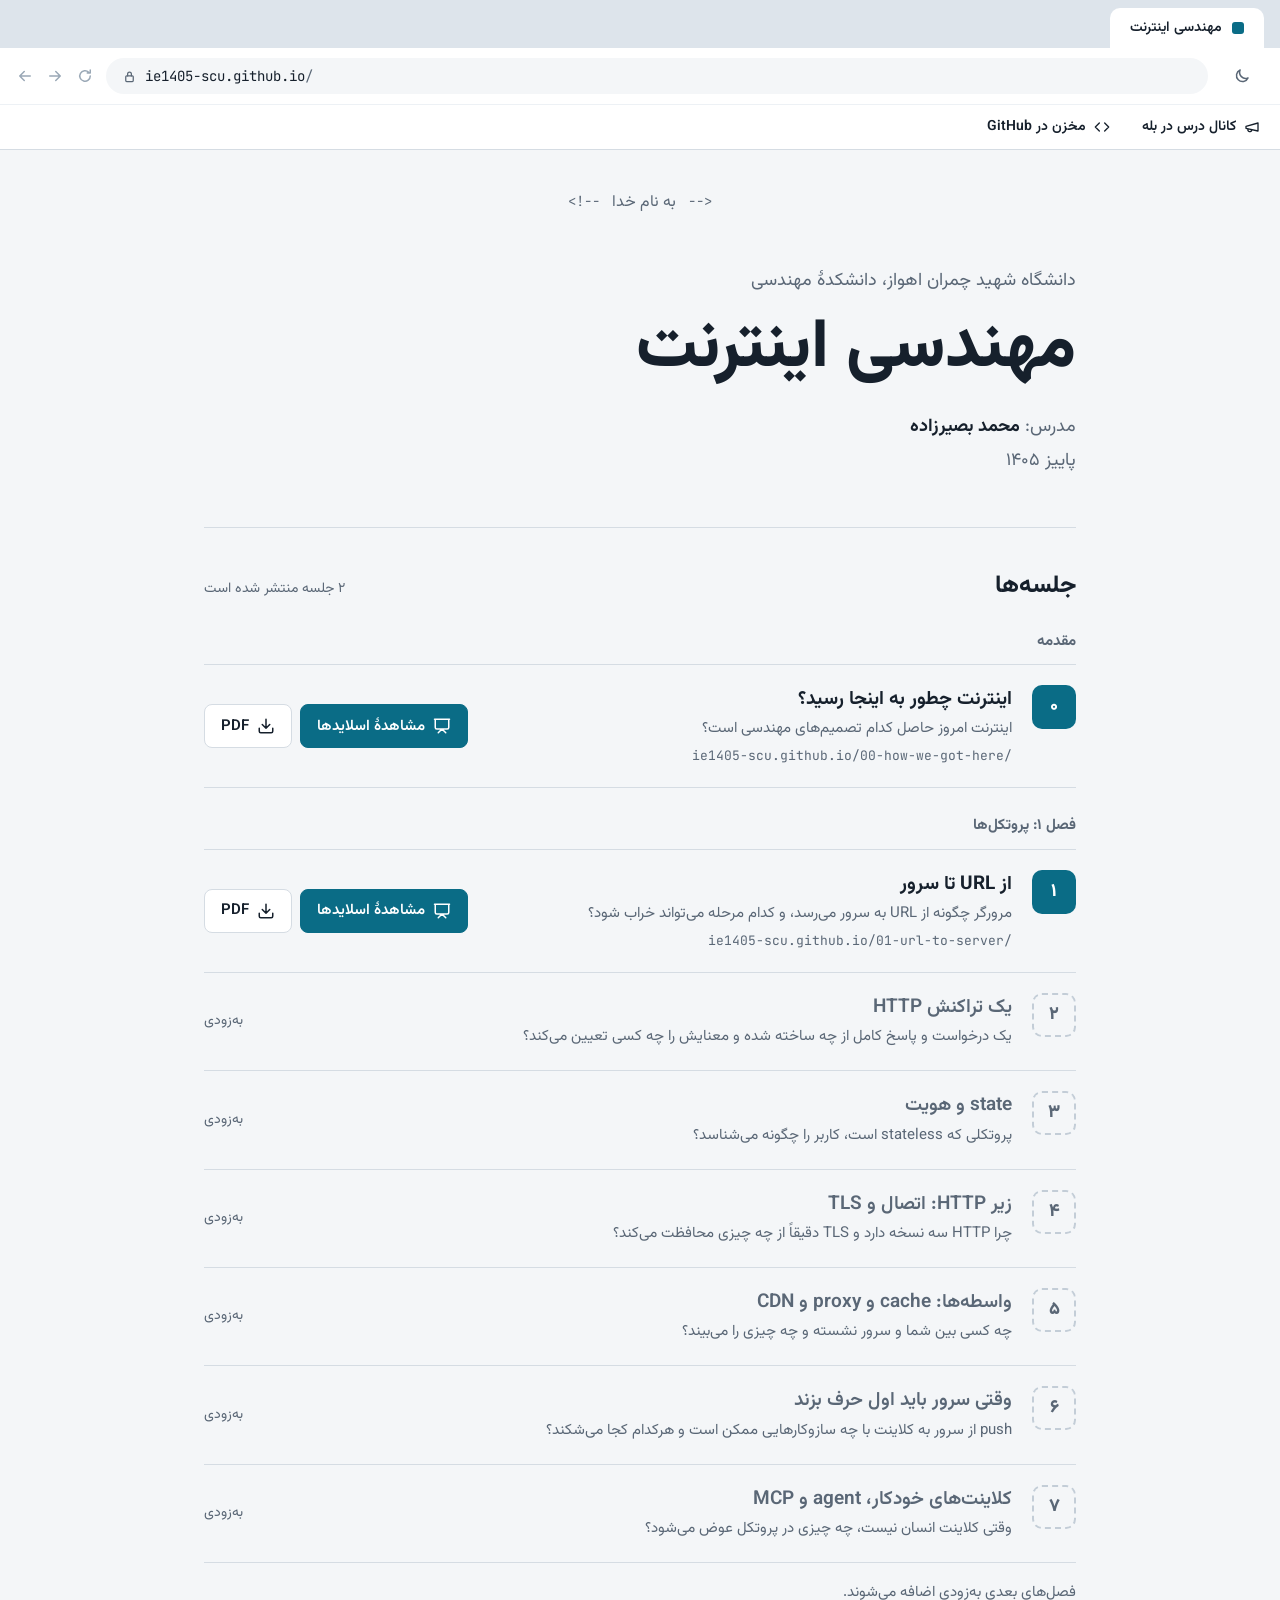
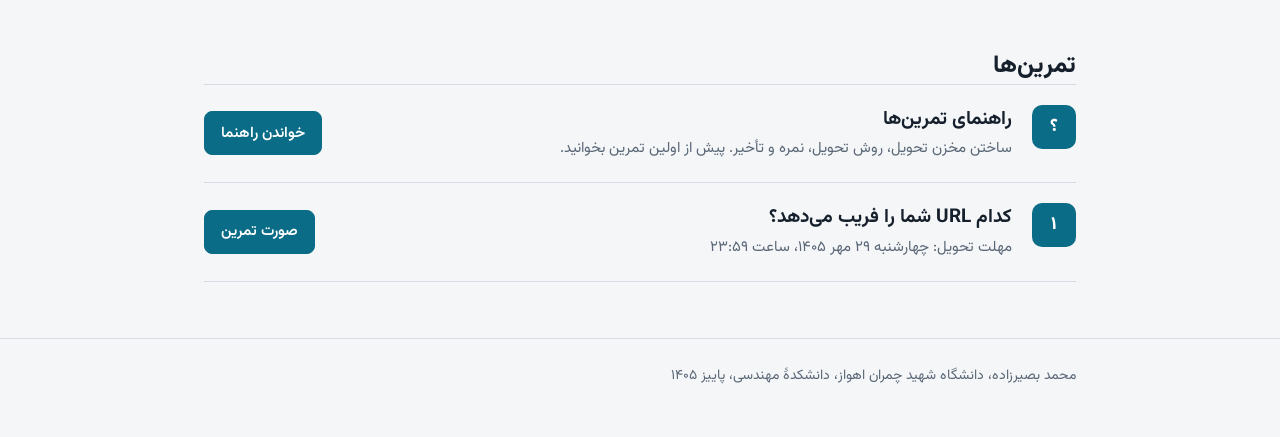
<file: index.html>
<!doctype html>
<html lang="fa" dir="rtl"><head><meta charset="utf-8"><meta name="viewport" content="width=device-width, initial-scale=1">
<title>مهندسی اینترنت</title>
<meta name="description" content="مهندسی اینترنت، محمد بصیرزاده، دانشگاه شهید چمران اهواز، دانشکدهٔ مهندسی، پاییز ۱۴۰۵">
<meta name="color-scheme" content="light dark">
<script>try{var t=localStorage.getItem('theme');if(t==='dark'||t==='light')document.documentElement.dataset.theme=t}catch(e){}</script>
<link rel="preload" href="site-assets/vazirmatn.woff2" as="font" type="font/woff2" crossorigin>
<link rel="stylesheet" href="site-assets/site.css">
<link rel="icon" href="data:image/svg+xml,%3Csvg xmlns='http://www.w3.org/2000/svg' viewBox='0 0 32 32'%3E%3Crect width='32' height='32' rx='6' fill='%230A6C86'/%3E%3Cpath d='M7 16h18' stroke='%23fff' stroke-width='3'/%3E%3C/svg%3E"></head>
<body><a class="skip" href="#main">رفتن به محتوا</a>
<header class="chrome">
<div class="tabs"><a class="tab" href="index.html"><i class="fav"></i>مهندسی اینترنت</a></div>
<div class="bar" dir="ltr">
<span class="deco"><svg viewBox="0 0 24 24" aria-hidden="true"><path d="M19 12H5M11 6l-6 6 6 6"/></svg><svg viewBox="0 0 24 24" aria-hidden="true"><path d="M5 12h14M13 6l6 6-6 6"/></svg><svg viewBox="0 0 24 24" aria-hidden="true"><path d="M19 12a7 7 0 1 1-2.05-4.95M19 4v4h-4"/></svg></span>
<div class="omni"><svg viewBox="0 0 24 24" aria-hidden="true"><rect x="6" y="11" width="12" height="9" rx="1.5"/><path d="M9 11V8a3 3 0 0 1 6 0v3"/></svg><span class="url"><b>ie1405-scu.github.io</b>/</span></div>
<button class="theme" type="button" hidden aria-label="تغییر حالت روز و شب" title="تغییر حالت روز و شب"><svg viewBox="0 0 24 24" aria-hidden="true"><path d="M20 14.5A8 8 0 0 1 9.5 4a8 8 0 1 0 10.5 10.5z"/></svg><svg viewBox="0 0 24 24" aria-hidden="true"><circle cx="12" cy="12" r="4"/><path d="M12 2v2M12 20v2M4.9 4.9l1.4 1.4M17.7 17.7l1.4 1.4M2 12h2M20 12h2M4.9 19.1l1.4-1.4M17.7 6.3l1.4-1.4"/></svg></button>
</div>
<nav class="marks" aria-label="پیوندهای سایت"><a href="https://ble.ir/ie_scu" rel="noopener"><svg viewBox="0 0 24 24" aria-hidden="true"><path d="m3 11 18-5v12L3 14v-3zM11.6 16.8a3 3 0 1 1-5.8-1.6"/></svg>کانال درس در بله</a><a href="https://github.com/ie1405-scu/ie1405-scu.github.io"><svg viewBox="0 0 24 24" aria-hidden="true"><path d="m16 18 6-6-6-6M8 6l-6 6 6 6"/></svg>مخزن در GitHub</a></nav>
</header>
<main class="wrap" id="main"><p class="bism" dir="ltr"><span class="c" aria-hidden="true">&lt;!--</span><bdi dir="rtl">به نام خدا</bdi><span class="c" aria-hidden="true">--&gt;</span></p>
<header class="hero">
<p>دانشگاه شهید چمران اهواز، دانشکدهٔ مهندسی</p>
<h1>مهندسی اینترنت</h1>
<p>مدرس: <b>محمد بصیرزاده</b></p>
<p>پاییز ۱۴۰۵</p>
</header><section class="block" aria-labelledby="sessions"><div class="head"><h2 id="sessions">جلسه‌ها</h2><p>۲ جلسه منتشر شده است</p></div><section class="chapter"><h3>مقدمه</h3><ol class="sessions"><li class="session"><span class="n" aria-hidden="true">۰</span><div class="t"><h4>اینترنت چطور به اینجا رسید؟</h4><p>اینترنت امروز حاصل کدام تصمیم‌های مهندسی است؟</p><p class="addr" dir="ltr">ie1405-scu.github.io/00-how-we-got-here/</p></div><div class="a"><a class="btn primary" href="00-how-we-got-here/" aria-label="مشاهدهٔ اسلایدهای جلسهٔ ۰: اینترنت چطور به اینجا رسید؟"><svg viewBox="0 0 24 24" aria-hidden="true"><path d="M2 3h20M21 3v11a2 2 0 0 1-2 2H5a2 2 0 0 1-2-2V3M7 21l5-5 5 5"/></svg>مشاهدهٔ اسلایدها</a><a class="btn" href="00-how-we-got-here/00-how-we-got-here.pdf" aria-label="نسخهٔ PDF جلسهٔ ۰: اینترنت چطور به اینجا رسید؟"><svg viewBox="0 0 24 24" aria-hidden="true"><path d="M21 15v4a2 2 0 0 1-2 2H5a2 2 0 0 1-2-2v-4M7 10l5 5 5-5M12 15V3"/></svg>PDF</a></div></li></ol></section><section class="chapter"><h3>فصل ۱: پروتکل‌ها</h3><ol class="sessions"><li class="session"><span class="n" aria-hidden="true">۱</span><div class="t"><h4>از URL تا سرور</h4><p>مرورگر چگونه از URL به سرور می‌رسد، و کدام مرحله می‌تواند خراب شود؟</p><p class="addr" dir="ltr">ie1405-scu.github.io/01-url-to-server/</p></div><div class="a"><a class="btn primary" href="01-url-to-server/" aria-label="مشاهدهٔ اسلایدهای جلسهٔ ۱: از URL تا سرور"><svg viewBox="0 0 24 24" aria-hidden="true"><path d="M2 3h20M21 3v11a2 2 0 0 1-2 2H5a2 2 0 0 1-2-2V3M7 21l5-5 5 5"/></svg>مشاهدهٔ اسلایدها</a><a class="btn" href="01-url-to-server/01-url-to-server.pdf" aria-label="نسخهٔ PDF جلسهٔ ۱: از URL تا سرور"><svg viewBox="0 0 24 24" aria-hidden="true"><path d="M21 15v4a2 2 0 0 1-2 2H5a2 2 0 0 1-2-2v-4M7 10l5 5 5-5M12 15V3"/></svg>PDF</a></div></li><li class="session off"><span class="n" aria-hidden="true">۲</span><div class="t"><h4>یک تراکنش HTTP</h4><p>یک درخواست و پاسخ کامل از چه ساخته شده و معنایش را چه کسی تعیین می‌کند؟</p></div><div class="a"><span class="soon">به‌زودی</span></div></li><li class="session off"><span class="n" aria-hidden="true">۳</span><div class="t"><h4>state و هویت</h4><p>پروتکلی که stateless است، کاربر را چگونه می‌شناسد؟</p></div><div class="a"><span class="soon">به‌زودی</span></div></li><li class="session off"><span class="n" aria-hidden="true">۴</span><div class="t"><h4>زیر HTTP: اتصال و TLS</h4><p>چرا HTTP سه نسخه دارد و TLS دقیقاً از چه چیزی محافظت می‌کند؟</p></div><div class="a"><span class="soon">به‌زودی</span></div></li><li class="session off"><span class="n" aria-hidden="true">۵</span><div class="t"><h4>واسطه‌ها: cache و proxy و CDN</h4><p>چه کسی بین شما و سرور نشسته و چه چیزی را می‌بیند؟</p></div><div class="a"><span class="soon">به‌زودی</span></div></li><li class="session off"><span class="n" aria-hidden="true">۶</span><div class="t"><h4>وقتی سرور باید اول حرف بزند</h4><p>push از سرور به کلاینت با چه سازوکارهایی ممکن است و هرکدام کجا می‌شکند؟</p></div><div class="a"><span class="soon">به‌زودی</span></div></li><li class="session off"><span class="n" aria-hidden="true">۷</span><div class="t"><h4>کلاینت‌های خودکار، agent و MCP</h4><p>وقتی کلاینت انسان نیست، چه چیزی در پروتکل عوض می‌شود؟</p></div><div class="a"><span class="soon">به‌زودی</span></div></li></ol></section><p class="more">فصل‌های بعدی به‌زودی اضافه می‌شوند.</p></section><section class="block" aria-labelledby="exercises"><div class="head"><h2 id="exercises">تمرین‌ها</h2></div><ol class="sessions"><li class="session"><span class="n" aria-hidden="true">؟</span><div class="t"><h4>راهنمای تمرین‌ها</h4><p>ساختن مخزن تحویل، روش تحویل، نمره و تأخیر. پیش از اولین تمرین بخوانید.</p></div><div class="a"><a class="btn primary" href="exercises/">خواندن راهنما</a></div></li><li class="session"><span class="n" aria-hidden="true">۱</span><div class="t"><h4>کدام URL شما را فریب می‌دهد؟</h4><p>مهلت تحویل: چهارشنبه ۲۹ مهر ۱۴۰۵، ساعت ۲۳:۵۹</p></div><div class="a"><a class="btn primary" href="exercises/01-tricky-urls/" aria-label="صورت تمرین ۱">صورت تمرین</a></div></li></ol></section></main>
<footer><div class="wrap">محمد بصیرزاده، دانشگاه شهید چمران اهواز، دانشکدهٔ مهندسی، پاییز ۱۴۰۵</div></footer>
<script>(function(){var b=document.querySelector('.theme');if(!b)return;b.hidden=false;b.addEventListener('click',function(){var r=document.documentElement,d=r.dataset.theme?r.dataset.theme==='dark':matchMedia('(prefers-color-scheme: dark)').matches,n=d?'light':'dark';r.dataset.theme=n;try{localStorage.setItem('theme',n)}catch(e){}})})()</script></body></html>
</file>
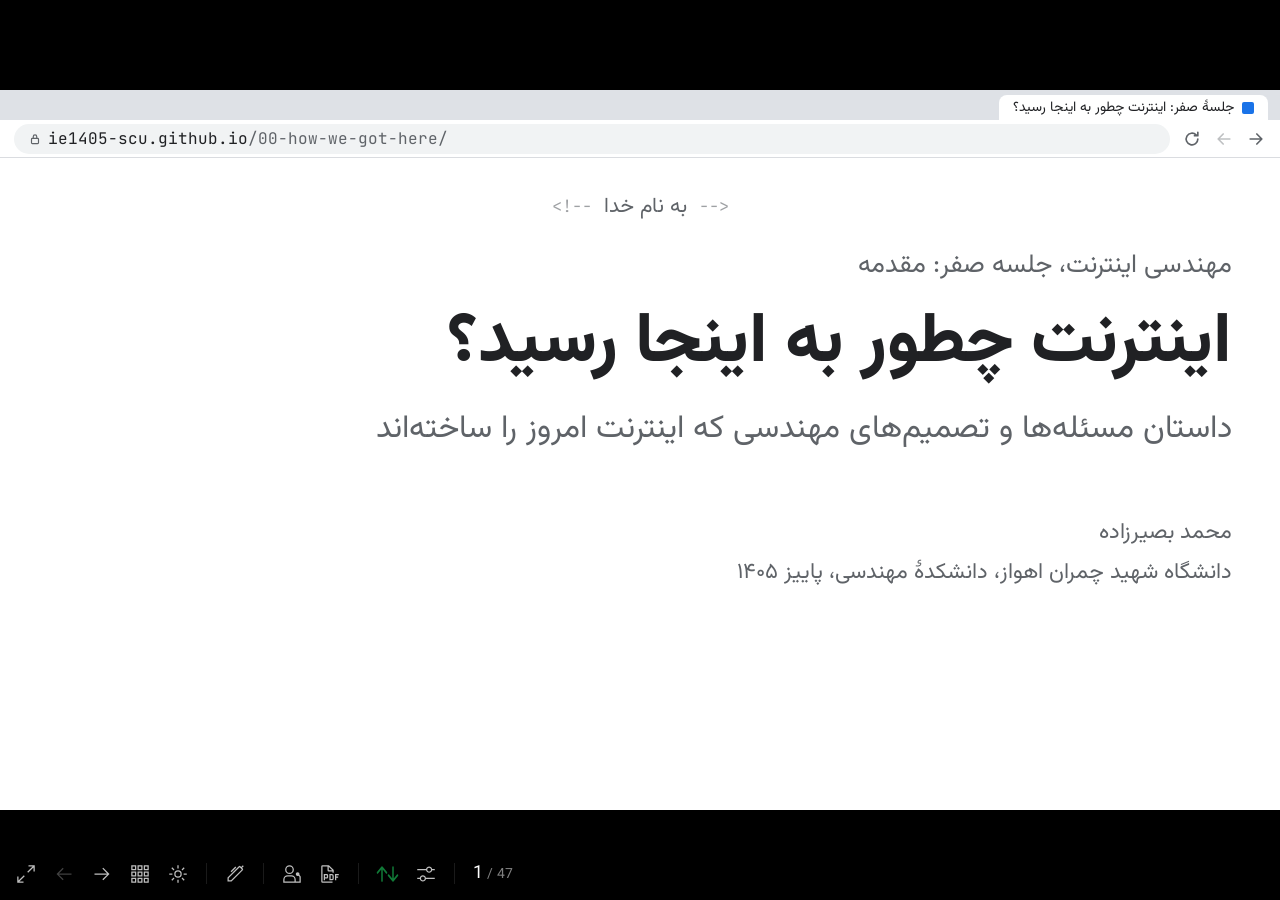
<file: 00-how-we-got-here/index.html>
<!DOCTYPE html>
<html lang="en">
<head>
<meta charset="utf-8">
<meta name="viewport" content="width=device-width, initial-scale=1">
<title>جلسهٔ صفر: اینترنت چطور به اینجا رسید؟ - Slidev</title>
<link rel="preload" as="image" href="./images/arpanet-map-1977.png">
<link rel="preload" as="image" href="./images/first-web-server.jpg">
<link rel="preload" as="image" href="./images/mosaic.png">
<link rel="preload" as="image" href="./images/browser-wars.png">
<link rel="preload" as="image" href="./images/iphone-2007.jpg">
<link rel="preload" as="image" href="./images/nsa-muscular.jpg">
<link rel="icon" href="data:image/svg+xml,%3Csvg xmlns='http://www.w3.org/2000/svg' viewBox='0 0 32 32'%3E%3Crect width='32' height='32' rx='6' fill='%230A6C86'/%3E%3Cpath d='M7 16h18' stroke='%23fff' stroke-width='3'/%3E%3C/svg%3E">
<meta http-equiv="Content-Type" content="text/html; charset=UTF-8">
<meta property="slidev:version" content="53.0.0">
<meta property="og:title" content="جلسهٔ صفر: اینترنت چطور به اینجا رسید؟ - Slidev">  <script type="module" crossorigin src="./assets/index-BeCNxuPm.js"></script>
  <link rel="modulepreload" crossorigin href="./assets/rolldown-runtime-Dd_uD5pT.js">
  <link rel="modulepreload" crossorigin href="./assets/modules/shiki-D6KYKeN5.js">
  <link rel="modulepreload" crossorigin href="./assets/modules/vue-CU8n0tBw.js">
  <link rel="stylesheet" crossorigin href="./assets/modules/shiki-BrmBd2_v.css">
  <link rel="stylesheet" crossorigin href="./assets/index-C3X26hG1.css">
</head>
<body>
  <div id="app"></div>
  <div id="mermaid-rendering-container"></div>
  
</body>
</html>
</file>
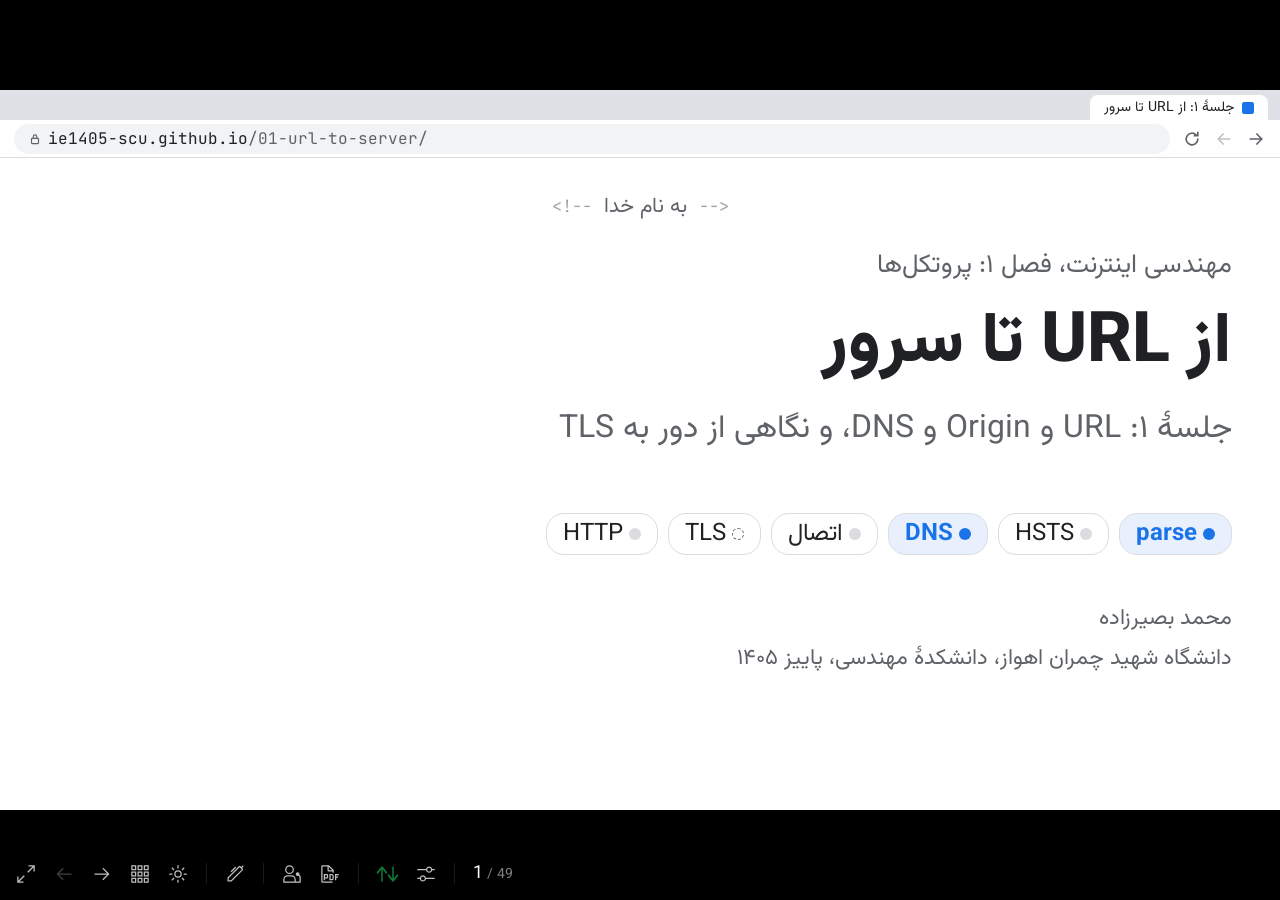
<file: 01-url-to-server/index.html>
<!DOCTYPE html>
<html lang="en">
<head>
<meta charset="utf-8">
<meta name="viewport" content="width=device-width, initial-scale=1">
<title>جلسهٔ ۱: از URL تا سرور - Slidev</title>
<link rel="preload" as="image" href="./images/devtools-timing.png">
<link rel="preload" as="image" href="./images/idn-punycode.png">
<link rel="preload" as="image" href="https://attacker.example/p.png?d=...">
<link rel="preload" as="image" href="./images/cert-warning.png">
<link rel="icon" href="data:image/svg+xml,%3Csvg xmlns='http://www.w3.org/2000/svg' viewBox='0 0 32 32'%3E%3Crect width='32' height='32' rx='6' fill='%230A6C86'/%3E%3Cpath d='M7 16h18' stroke='%23fff' stroke-width='3'/%3E%3C/svg%3E">
<meta http-equiv="Content-Type" content="text/html; charset=UTF-8">
<meta property="slidev:version" content="53.0.0">
<meta property="og:title" content="جلسهٔ ۱: از URL تا سرور - Slidev">  <script type="module" crossorigin src="./assets/index-Cc2PDa1y.js"></script>
  <link rel="modulepreload" crossorigin href="./assets/rolldown-runtime-Dd_uD5pT.js">
  <link rel="modulepreload" crossorigin href="./assets/modules/shiki-m5utl4JF.js">
  <link rel="modulepreload" crossorigin href="./assets/modules/vue-BDKAUEGe.js">
  <link rel="modulepreload" crossorigin href="./assets/monaco/bundled-types-C9XZc1p5.js">
  <link rel="modulepreload" crossorigin href="./assets/_plugin-vue_export-helper-BDNMzG2s.js">
  <link rel="stylesheet" crossorigin href="./assets/modules/shiki-BrmBd2_v.css">
  <link rel="stylesheet" crossorigin href="./assets/monaco/bundled-types-DJ-T3dmA.css">
  <link rel="stylesheet" crossorigin href="./assets/index-Ce_I_KWf.css">
</head>
<body>
  <div id="app"></div>
  <div id="mermaid-rendering-container"></div>
  
</body>
</html>
</file>
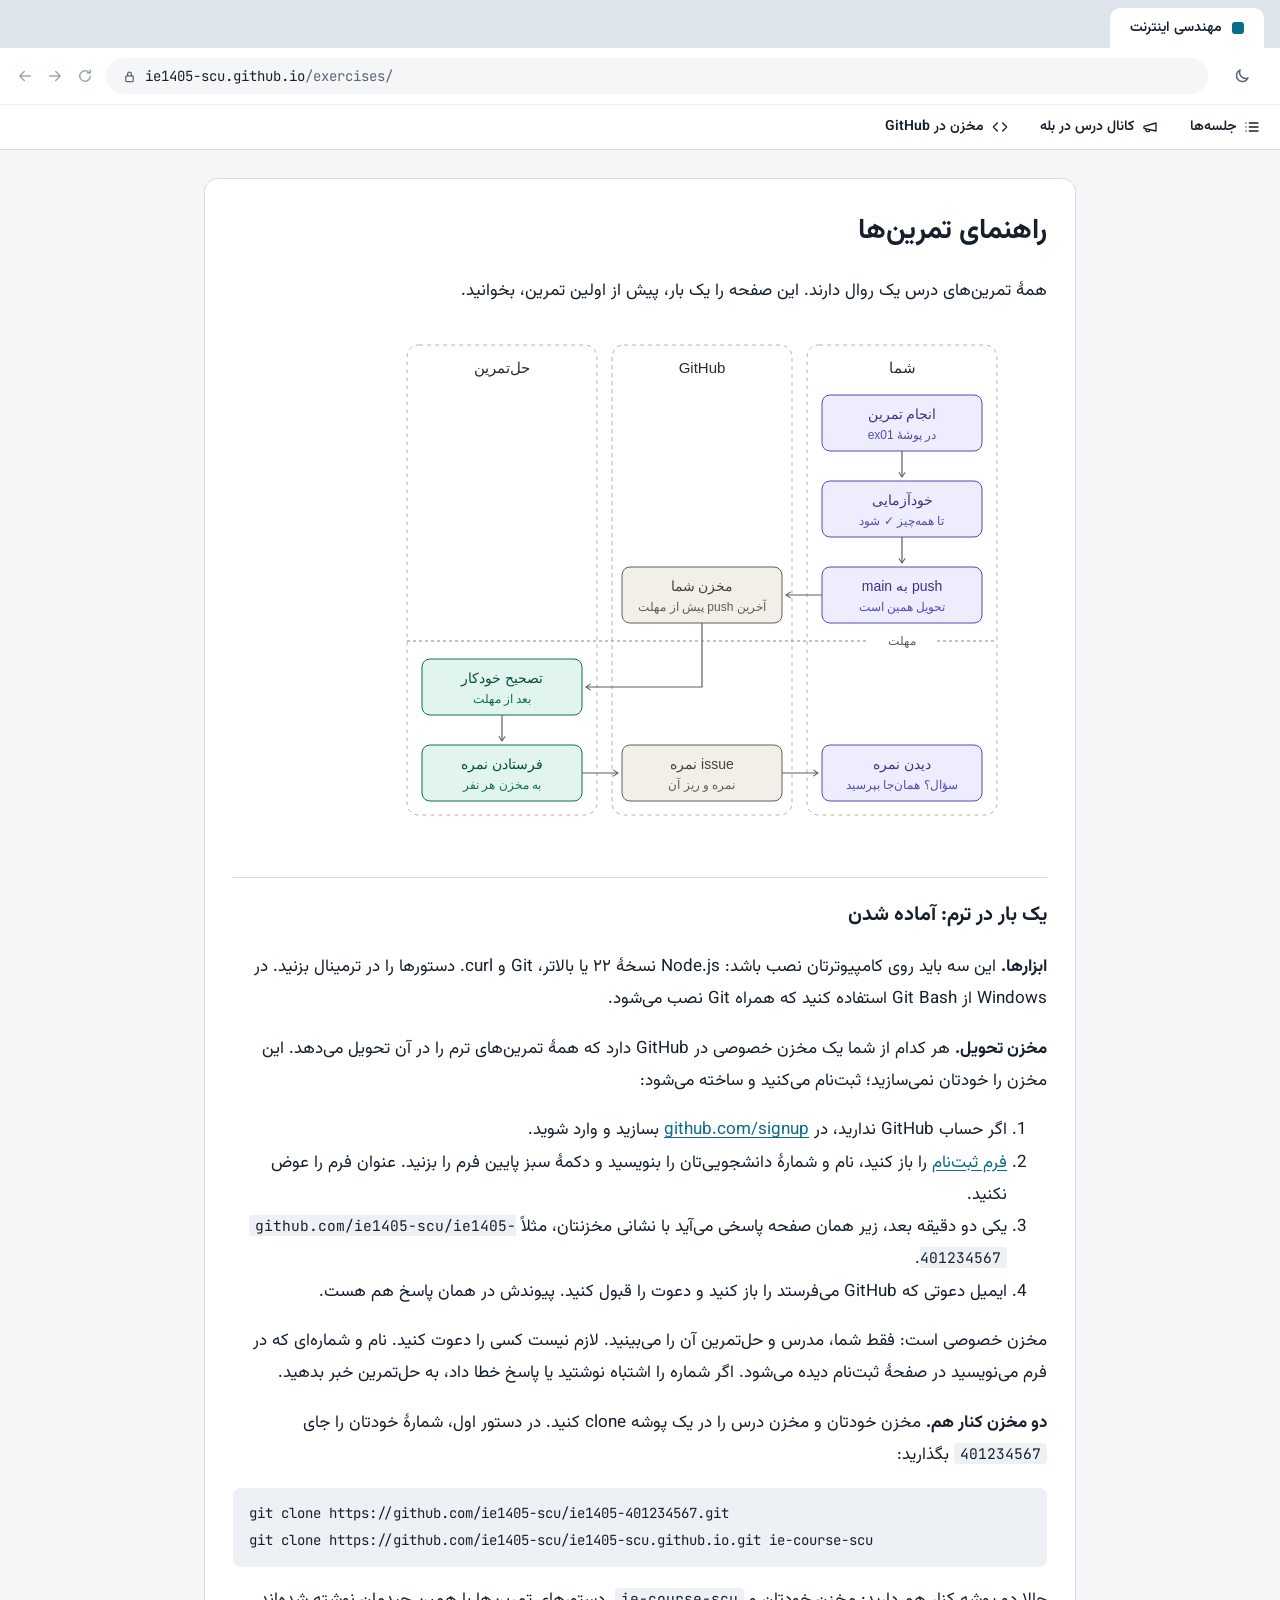
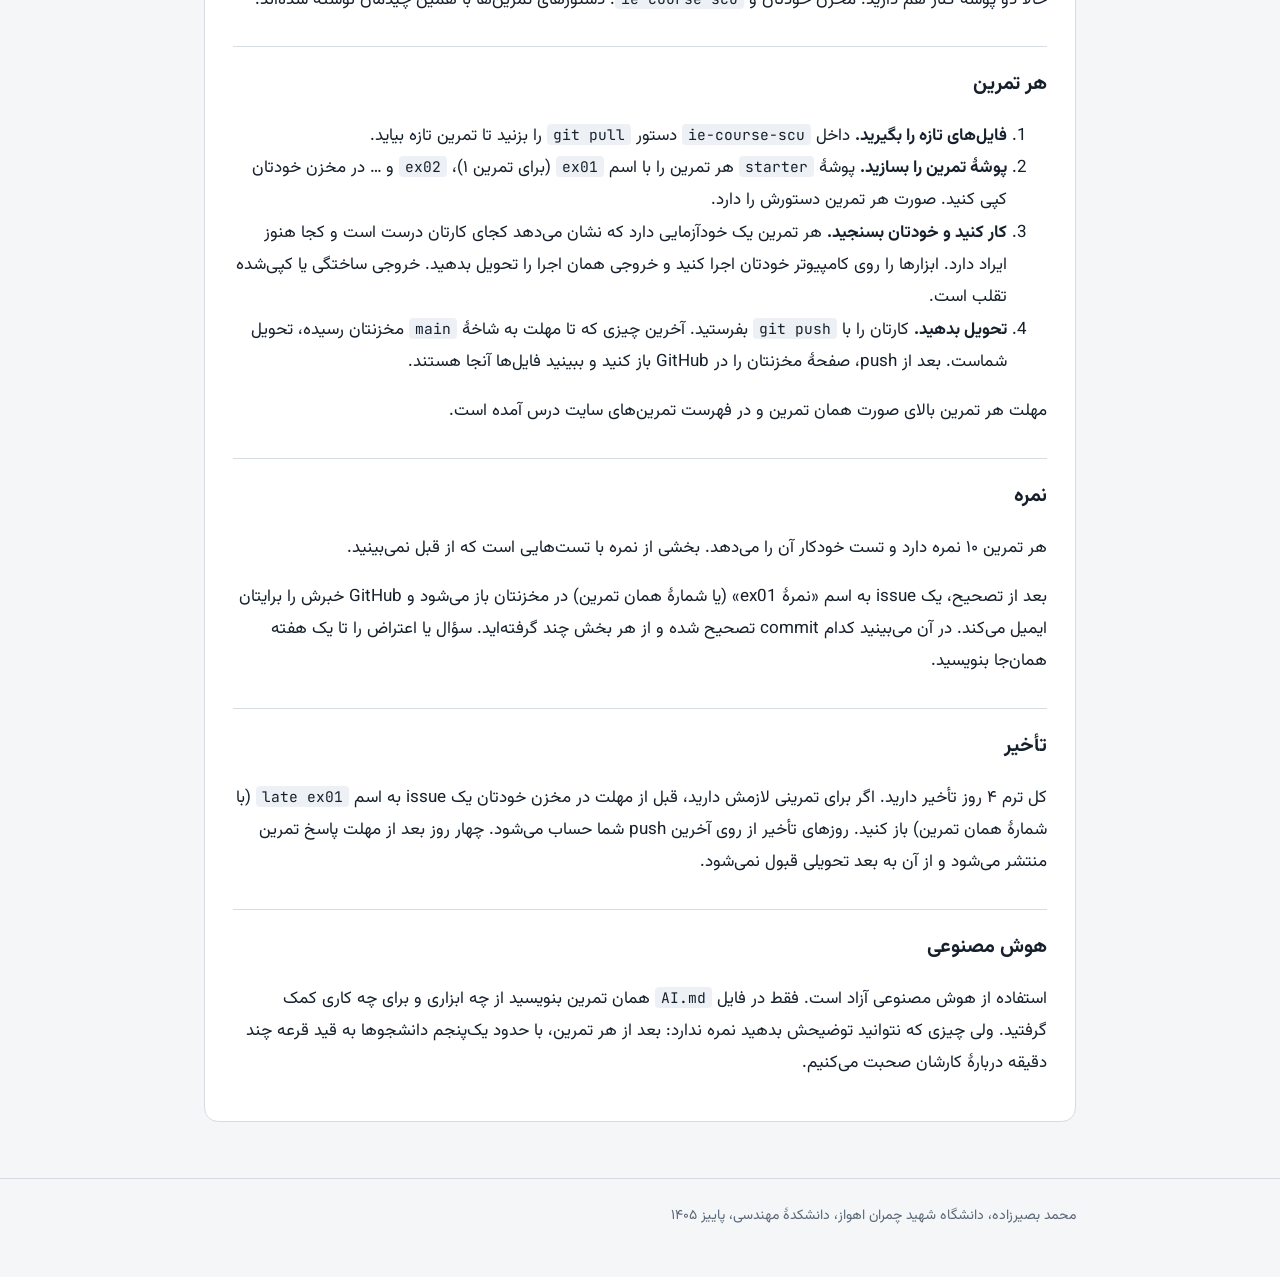
<file: exercises/index.html>
<!doctype html>
<html lang="fa" dir="rtl"><head><meta charset="utf-8"><meta name="viewport" content="width=device-width, initial-scale=1">
<title>راهنمای تمرین‌ها | مهندسی اینترنت</title>
<meta name="description" content="مهندسی اینترنت، محمد بصیرزاده، دانشگاه شهید چمران اهواز، دانشکدهٔ مهندسی، پاییز ۱۴۰۵">
<meta name="color-scheme" content="light dark">
<script>try{var t=localStorage.getItem('theme');if(t==='dark'||t==='light')document.documentElement.dataset.theme=t}catch(e){}</script>
<link rel="preload" href="../site-assets/vazirmatn.woff2" as="font" type="font/woff2" crossorigin>
<link rel="stylesheet" href="../site-assets/site.css">
<link rel="icon" href="data:image/svg+xml,%3Csvg xmlns='http://www.w3.org/2000/svg' viewBox='0 0 32 32'%3E%3Crect width='32' height='32' rx='6' fill='%230A6C86'/%3E%3Cpath d='M7 16h18' stroke='%23fff' stroke-width='3'/%3E%3C/svg%3E"></head>
<body><a class="skip" href="#main">رفتن به محتوا</a>
<header class="chrome">
<div class="tabs"><a class="tab" href="../index.html"><i class="fav"></i>مهندسی اینترنت</a></div>
<div class="bar" dir="ltr">
<span class="deco"><svg viewBox="0 0 24 24" aria-hidden="true"><path d="M19 12H5M11 6l-6 6 6 6"/></svg><svg viewBox="0 0 24 24" aria-hidden="true"><path d="M5 12h14M13 6l6 6-6 6"/></svg><svg viewBox="0 0 24 24" aria-hidden="true"><path d="M19 12a7 7 0 1 1-2.05-4.95M19 4v4h-4"/></svg></span>
<div class="omni"><svg viewBox="0 0 24 24" aria-hidden="true"><rect x="6" y="11" width="12" height="9" rx="1.5"/><path d="M9 11V8a3 3 0 0 1 6 0v3"/></svg><span class="url"><b>ie1405-scu.github.io</b>/exercises/</span></div>
<button class="theme" type="button" hidden aria-label="تغییر حالت روز و شب" title="تغییر حالت روز و شب"><svg viewBox="0 0 24 24" aria-hidden="true"><path d="M20 14.5A8 8 0 0 1 9.5 4a8 8 0 1 0 10.5 10.5z"/></svg><svg viewBox="0 0 24 24" aria-hidden="true"><circle cx="12" cy="12" r="4"/><path d="M12 2v2M12 20v2M4.9 4.9l1.4 1.4M17.7 17.7l1.4 1.4M2 12h2M20 12h2M4.9 19.1l1.4-1.4M17.7 6.3l1.4-1.4"/></svg></button>
</div>
<nav class="marks" aria-label="پیوندهای سایت"><a href="../index.html"><svg viewBox="0 0 24 24" aria-hidden="true"><path d="M8 6h13M8 12h13M8 18h13M3 6h.01M3 12h.01M3 18h.01"/></svg>جلسه‌ها</a><a href="https://ble.ir/ie_scu" rel="noopener"><svg viewBox="0 0 24 24" aria-hidden="true"><path d="m3 11 18-5v12L3 14v-3zM11.6 16.8a3 3 0 1 1-5.8-1.6"/></svg>کانال درس در بله</a><a href="https://github.com/ie1405-scu/ie1405-scu.github.io"><svg viewBox="0 0 24 24" aria-hidden="true"><path d="m16 18 6-6-6-6M8 6l-6 6 6 6"/></svg>مخزن در GitHub</a></nav>
</header>
<main class="wrap" id="main"><article class="doc"><h1>راهنمای تمرین‌ها</h1>
<p>همهٔ تمرین‌های درس یک روال دارند. این صفحه را یک بار، پیش از اولین تمرین، بخوانید.</p>
<p><img src="flow.svg" alt="روند تحویل و تصحیح تمرین"></p>
<h2>یک بار در ترم: آماده شدن</h2>
<p><strong>ابزارها.</strong> این سه باید روی کامپیوترتان نصب باشد: Node.js نسخهٔ ۲۲ یا بالاتر، Git و curl. دستورها را در ترمینال بزنید. در Windows از Git Bash استفاده کنید که همراه Git نصب می‌شود.</p>
<p><strong>مخزن تحویل.</strong> هر کدام از شما یک مخزن خصوصی در GitHub دارد که همهٔ تمرین‌های ترم را در آن تحویل می‌دهد. این مخزن را خودتان نمی‌سازید؛ ثبت‌نام می‌کنید و ساخته می‌شود:</p>
<ol>
<li>اگر حساب GitHub ندارید، در <a href="https://github.com/signup">github.com/signup</a> بسازید و وارد شوید.</li>
<li><a href="https://github.com/ie1405-scu/ie1405-scu.github.io/issues/new?template=register.yml">فرم ثبت‌نام</a> را باز کنید، نام و شمارهٔ دانشجویی‌تان را بنویسید و دکمهٔ سبز پایین فرم را بزنید. عنوان فرم را عوض نکنید.</li>
<li>یکی دو دقیقه بعد، زیر همان صفحه پاسخی می‌آید با نشانی مخزنتان، مثلاً <code>github.com/ie1405-scu/ie1405-401234567</code>.</li>
<li>ایمیل دعوتی که GitHub می‌فرستد را باز کنید و دعوت را قبول کنید. پیوندش در همان پاسخ هم هست.</li>
</ol>
<p>مخزن خصوصی است: فقط شما، مدرس و حل‌تمرین آن را می‌بینید. لازم نیست کسی را دعوت کنید. نام و شماره‌ای که در فرم می‌نویسید در صفحهٔ ثبت‌نام دیده می‌شود. اگر شماره را اشتباه نوشتید یا پاسخ خطا داد، به حل‌تمرین خبر بدهید.</p>
<p><strong>دو مخزن کنار هم.</strong> مخزن خودتان و مخزن درس را در یک پوشه clone کنید. در دستور اول، شمارهٔ خودتان را جای <code>401234567</code> بگذارید:</p>
<pre dir="ltr"><code class="language-sh">git clone https://github.com/ie1405-scu/ie1405-401234567.git
git clone https://github.com/ie1405-scu/ie1405-scu.github.io.git ie-course-scu
</code></pre>
<p>حالا دو پوشه کنار هم دارید: مخزن خودتان و <code>ie-course-scu</code>. دستورهای تمرین‌ها با همین چیدمان نوشته شده‌اند.</p>
<h2>هر تمرین</h2>
<ol>
<li><strong>فایل‌های تازه را بگیرید.</strong> داخل <code>ie-course-scu</code> دستور <code>git pull</code> را بزنید تا تمرین تازه بیاید.</li>
<li><strong>پوشهٔ تمرین را بسازید.</strong> پوشهٔ <code>starter</code> هر تمرین را با اسم <code>ex01</code> (برای تمرین ۱)، <code>ex02</code> و … در مخزن خودتان کپی کنید. صورت هر تمرین دستورش را دارد.</li>
<li><strong>کار کنید و خودتان بسنجید.</strong> هر تمرین یک خودآزمایی دارد که نشان می‌دهد کجای کارتان درست است و کجا هنوز ایراد دارد. ابزارها را روی کامپیوتر خودتان اجرا کنید و خروجی همان اجرا را تحویل بدهید. خروجی ساختگی یا کپی‌شده تقلب است.</li>
<li><strong>تحویل بدهید.</strong> کارتان را با <code>git push</code> بفرستید. آخرین چیزی که تا مهلت به شاخهٔ <code>main</code> مخزنتان رسیده، تحویل شماست. بعد از push، صفحهٔ مخزنتان را در GitHub باز کنید و ببینید فایل‌ها آنجا هستند.</li>
</ol>
<p>مهلت هر تمرین بالای صورت همان تمرین و در فهرست تمرین‌های سایت درس آمده است.</p>
<h2>نمره</h2>
<p>هر تمرین ۱۰ نمره دارد و تست خودکار آن را می‌دهد. بخشی از نمره با تست‌هایی است که از قبل نمی‌بینید.</p>
<p>بعد از تصحیح، یک issue به اسم «نمرهٔ ex01» (یا شمارهٔ همان تمرین) در مخزنتان باز می‌شود و GitHub خبرش را برایتان ایمیل می‌کند. در آن می‌بینید کدام commit تصحیح شده و از هر بخش چند گرفته‌اید. سؤال یا اعتراض را تا یک هفته همان‌جا بنویسید.</p>
<h2>تأخیر</h2>
<p>کل ترم ۴ روز تأخیر دارید. اگر برای تمرینی لازمش دارید، قبل از مهلت در مخزن خودتان یک issue به اسم <code>late ex01</code> (با شمارهٔ همان تمرین) باز کنید. روزهای تأخیر از روی آخرین push شما حساب می‌شود. چهار روز بعد از مهلت پاسخ تمرین منتشر می‌شود و از آن به بعد تحویلی قبول نمی‌شود.</p>
<h2>هوش مصنوعی</h2>
<p>استفاده از هوش مصنوعی آزاد است. فقط در فایل <code>AI.md</code> همان تمرین بنویسید از چه ابزاری و برای چه کاری کمک گرفتید. ولی چیزی که نتوانید توضیحش بدهید نمره ندارد: بعد از هر تمرین، با حدود یک‌پنجم دانشجوها به قید قرعه چند دقیقه دربارهٔ کارشان صحبت می‌کنیم.</p>
</article></main>
<footer><div class="wrap">محمد بصیرزاده، دانشگاه شهید چمران اهواز، دانشکدهٔ مهندسی، پاییز ۱۴۰۵</div></footer>
<script>(function(){var b=document.querySelector('.theme');if(!b)return;b.hidden=false;b.addEventListener('click',function(){var r=document.documentElement,d=r.dataset.theme?r.dataset.theme==='dark':matchMedia('(prefers-color-scheme: dark)').matches,n=d?'light':'dark';r.dataset.theme=n;try{localStorage.setItem('theme',n)}catch(e){}})})()</script></body></html>
</file>
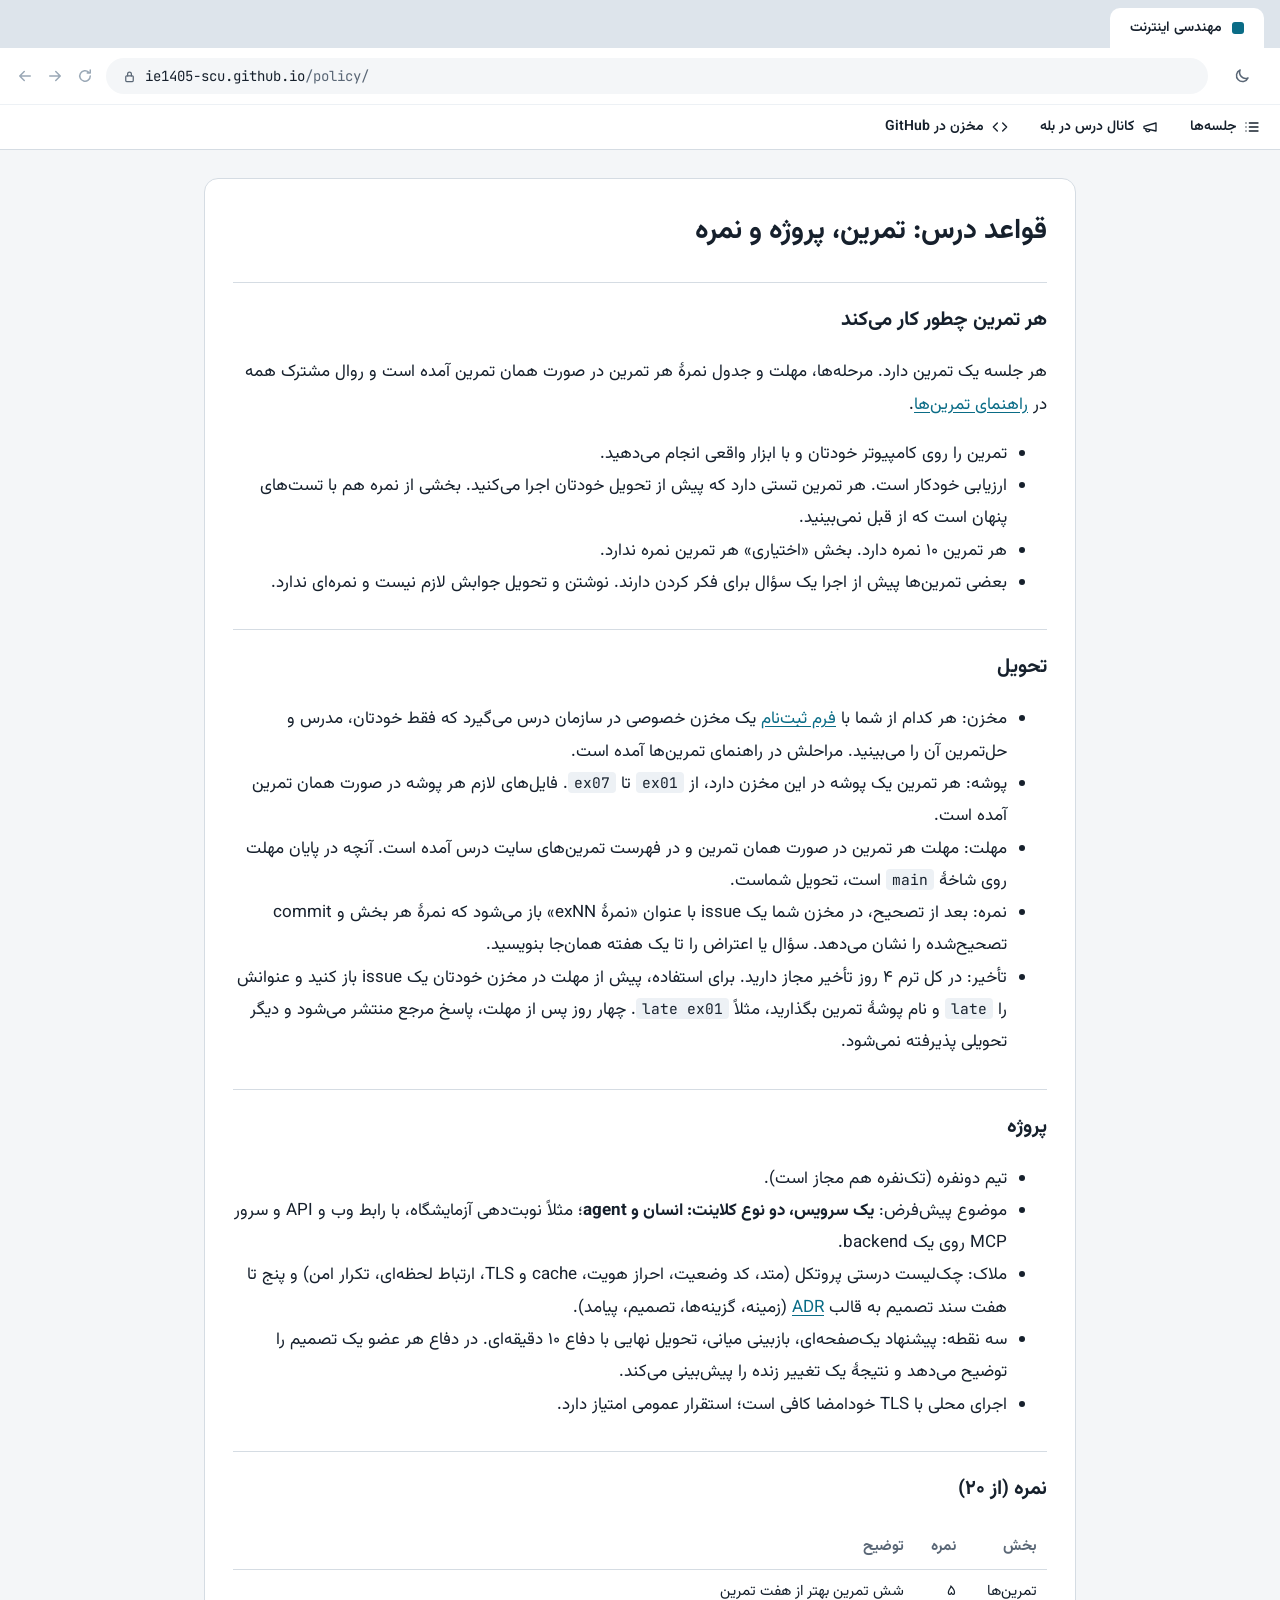
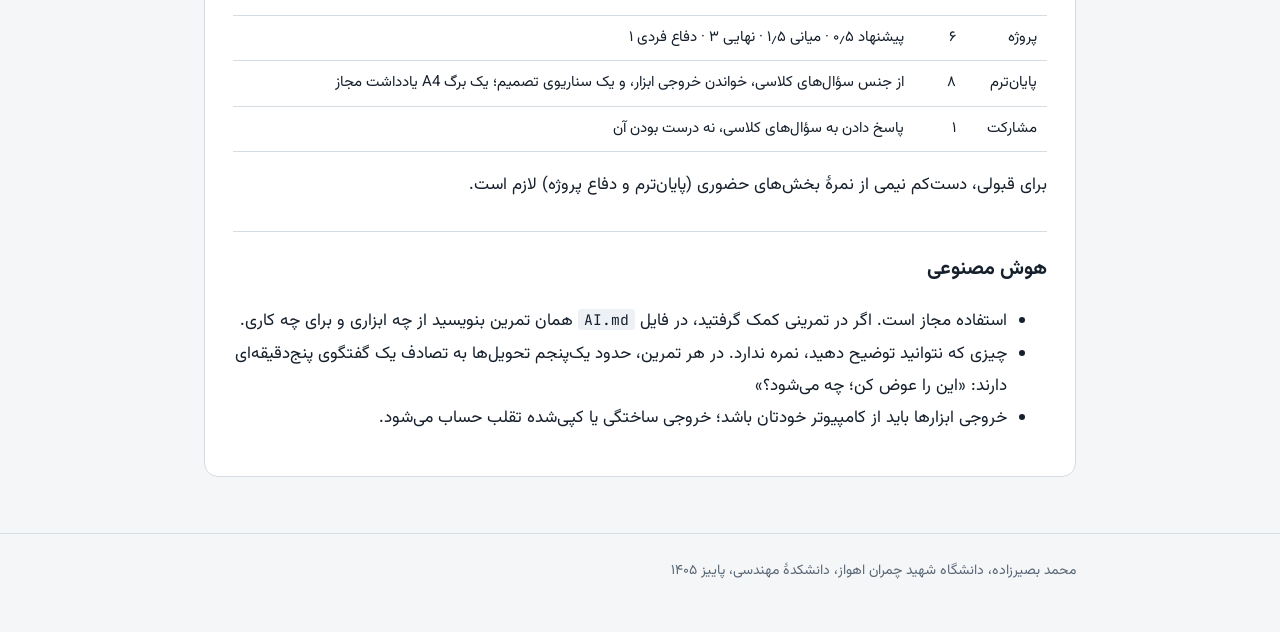
<file: policy/index.html>
<!doctype html>
<html lang="fa" dir="rtl"><head><meta charset="utf-8"><meta name="viewport" content="width=device-width, initial-scale=1">
<title>قواعد درس | مهندسی اینترنت</title>
<meta name="description" content="مهندسی اینترنت، محمد بصیرزاده، دانشگاه شهید چمران اهواز، دانشکدهٔ مهندسی، پاییز ۱۴۰۵">
<meta name="color-scheme" content="light dark">
<script>try{var t=localStorage.getItem('theme');if(t==='dark'||t==='light')document.documentElement.dataset.theme=t}catch(e){}</script>
<link rel="preload" href="../site-assets/vazirmatn.woff2" as="font" type="font/woff2" crossorigin>
<link rel="stylesheet" href="../site-assets/site.css">
<link rel="icon" href="data:image/svg+xml,%3Csvg xmlns='http://www.w3.org/2000/svg' viewBox='0 0 32 32'%3E%3Crect width='32' height='32' rx='6' fill='%230A6C86'/%3E%3Cpath d='M7 16h18' stroke='%23fff' stroke-width='3'/%3E%3C/svg%3E"></head>
<body><a class="skip" href="#main">رفتن به محتوا</a>
<header class="chrome">
<div class="tabs"><a class="tab" href="../index.html"><i class="fav"></i>مهندسی اینترنت</a></div>
<div class="bar" dir="ltr">
<span class="deco"><svg viewBox="0 0 24 24" aria-hidden="true"><path d="M19 12H5M11 6l-6 6 6 6"/></svg><svg viewBox="0 0 24 24" aria-hidden="true"><path d="M5 12h14M13 6l6 6-6 6"/></svg><svg viewBox="0 0 24 24" aria-hidden="true"><path d="M19 12a7 7 0 1 1-2.05-4.95M19 4v4h-4"/></svg></span>
<div class="omni"><svg viewBox="0 0 24 24" aria-hidden="true"><rect x="6" y="11" width="12" height="9" rx="1.5"/><path d="M9 11V8a3 3 0 0 1 6 0v3"/></svg><span class="url"><b>ie1405-scu.github.io</b>/policy/</span></div>
<button class="theme" type="button" hidden aria-label="تغییر حالت روز و شب" title="تغییر حالت روز و شب"><svg viewBox="0 0 24 24" aria-hidden="true"><path d="M20 14.5A8 8 0 0 1 9.5 4a8 8 0 1 0 10.5 10.5z"/></svg><svg viewBox="0 0 24 24" aria-hidden="true"><circle cx="12" cy="12" r="4"/><path d="M12 2v2M12 20v2M4.9 4.9l1.4 1.4M17.7 17.7l1.4 1.4M2 12h2M20 12h2M4.9 19.1l1.4-1.4M17.7 6.3l1.4-1.4"/></svg></button>
</div>
<nav class="marks" aria-label="پیوندهای سایت"><a href="../index.html"><svg viewBox="0 0 24 24" aria-hidden="true"><path d="M8 6h13M8 12h13M8 18h13M3 6h.01M3 12h.01M3 18h.01"/></svg>جلسه‌ها</a><a href="https://ble.ir/ie_scu" rel="noopener"><svg viewBox="0 0 24 24" aria-hidden="true"><path d="m3 11 18-5v12L3 14v-3zM11.6 16.8a3 3 0 1 1-5.8-1.6"/></svg>کانال درس در بله</a><a href="https://github.com/ie1405-scu/ie1405-scu.github.io"><svg viewBox="0 0 24 24" aria-hidden="true"><path d="m16 18 6-6-6-6M8 6l-6 6 6 6"/></svg>مخزن در GitHub</a></nav>
</header>
<main class="wrap" id="main"><article class="doc"><h1>قواعد درس: تمرین، پروژه و نمره</h1>
<h2>هر تمرین چطور کار می‌کند</h2>
<p>هر جلسه یک تمرین دارد. مرحله‌ها، مهلت و جدول نمرهٔ هر تمرین در صورت همان تمرین آمده است و روال مشترک همه در <a href="../exercises/">راهنمای تمرین‌ها</a>.</p>
<ul>
<li>تمرین را روی کامپیوتر خودتان و با ابزار واقعی انجام می‌دهید.</li>
<li>ارزیابی خودکار است. هر تمرین تستی دارد که پیش از تحویل خودتان اجرا می‌کنید. بخشی از نمره هم با تست‌های پنهان است که از قبل نمی‌بینید.</li>
<li>هر تمرین ۱۰ نمره دارد. بخش «اختیاری» هر تمرین نمره ندارد.</li>
<li>بعضی تمرین‌ها پیش از اجرا یک سؤال برای فکر کردن دارند. نوشتن و تحویل جوابش لازم نیست و نمره‌ای ندارد.</li>
</ul>
<h2>تحویل</h2>
<ul>
<li>مخزن: هر کدام از شما با <a href="https://github.com/ie1405-scu/ie1405-scu.github.io/issues/new?template=register.yml">فرم ثبت‌نام</a> یک مخزن خصوصی در سازمان درس می‌گیرد که فقط خودتان، مدرس و حل‌تمرین آن را می‌بینید. مراحلش در راهنمای تمرین‌ها آمده است.</li>
<li>پوشه: هر تمرین یک پوشه در این مخزن دارد، از <code>ex01</code> تا <code>ex07</code>. فایل‌های لازم هر پوشه در صورت همان تمرین آمده است.</li>
<li>مهلت: مهلت هر تمرین در صورت همان تمرین و در فهرست تمرین‌های سایت درس آمده است. آنچه در پایان مهلت روی شاخهٔ <code>main</code> است، تحویل شماست.</li>
<li>نمره: بعد از تصحیح، در مخزن شما یک issue با عنوان «نمرهٔ exNN» باز می‌شود که نمرهٔ هر بخش و commit تصحیح‌شده را نشان می‌دهد. سؤال یا اعتراض را تا یک هفته همان‌جا بنویسید.</li>
<li>تأخیر: در کل ترم ۴ روز تأخیر مجاز دارید. برای استفاده، پیش از مهلت در مخزن خودتان یک issue باز کنید و عنوانش را <code>late</code> و نام پوشهٔ تمرین بگذارید، مثلاً <code>late ex01</code>. چهار روز پس از مهلت، پاسخ مرجع منتشر می‌شود و دیگر تحویلی پذیرفته نمی‌شود.</li>
</ul>
<h2>پروژه</h2>
<ul>
<li>تیم دونفره (تک‌نفره هم مجاز است).</li>
<li>موضوع پیش‌فرض: <strong>یک سرویس، دو نوع کلاینت: انسان و agent</strong>؛ مثلاً نوبت‌دهی آزمایشگاه، با رابط وب و API و سرور MCP روی یک backend.</li>
<li>ملاک: چک‌لیست درستی پروتکل (متد، کد وضعیت، احراز هویت، cache و TLS، ارتباط لحظه‌ای، تکرار امن) و پنج تا هفت سند تصمیم به قالب <a href="https://adr.github.io/">ADR</a> (زمینه، گزینه‌ها، تصمیم، پیامد).</li>
<li>سه نقطه: پیشنهاد یک‌صفحه‌ای، بازبینی میانی، تحویل نهایی با دفاع ۱۰ دقیقه‌ای. در دفاع هر عضو یک تصمیم را توضیح می‌دهد و نتیجهٔ یک تغییر زنده را پیش‌بینی می‌کند.</li>
<li>اجرای محلی با TLS خودامضا کافی است؛ استقرار عمومی امتیاز دارد.</li>
</ul>
<h2>نمره (از ۲۰)</h2>
<div class="tbl"><table>
<thead>
<tr>
<th>بخش</th>
<th>نمره</th>
<th>توضیح</th>
</tr>
</thead>
<tbody>
<tr>
<td>تمرین‌ها</td>
<td>۵</td>
<td>شش تمرین بهتر از هفت تمرین</td>
</tr>
<tr>
<td>پروژه</td>
<td>۶</td>
<td>پیشنهاد ۰٫۵ · میانی ۱٫۵ · نهایی ۳ · دفاع فردی ۱</td>
</tr>
<tr>
<td>پایان‌ترم</td>
<td>۸</td>
<td>از جنس سؤال‌های کلاسی، خواندن خروجی ابزار، و یک سناریوی تصمیم؛ یک برگ A4 یادداشت مجاز</td>
</tr>
<tr>
<td>مشارکت</td>
<td>۱</td>
<td>پاسخ دادن به سؤال‌های کلاسی، نه درست بودن آن</td>
</tr>
</tbody>
</table></div>
<p>برای قبولی، دست‌کم نیمی از نمرهٔ بخش‌های حضوری (پایان‌ترم و دفاع پروژه) لازم است.</p>
<h2>هوش مصنوعی</h2>
<ul>
<li>استفاده مجاز است. اگر در تمرینی کمک گرفتید، در فایل <code>AI.md</code> همان تمرین بنویسید از چه ابزاری و برای چه کاری.</li>
<li>چیزی که نتوانید توضیح دهید، نمره ندارد. در هر تمرین، حدود یک‌پنجم تحویل‌ها به تصادف یک گفتگوی پنج‌دقیقه‌ای دارند: «این را عوض کن؛ چه می‌شود؟»</li>
<li>خروجی ابزارها باید از کامپیوتر خودتان باشد؛ خروجی ساختگی یا کپی‌شده تقلب حساب می‌شود.</li>
</ul>
</article></main>
<footer><div class="wrap">محمد بصیرزاده، دانشگاه شهید چمران اهواز، دانشکدهٔ مهندسی، پاییز ۱۴۰۵</div></footer>
<script>(function(){var b=document.querySelector('.theme');if(!b)return;b.hidden=false;b.addEventListener('click',function(){var r=document.documentElement,d=r.dataset.theme?r.dataset.theme==='dark':matchMedia('(prefers-color-scheme: dark)').matches,n=d?'light':'dark';r.dataset.theme=n;try{localStorage.setItem('theme',n)}catch(e){}})})()</script></body></html>
</file>
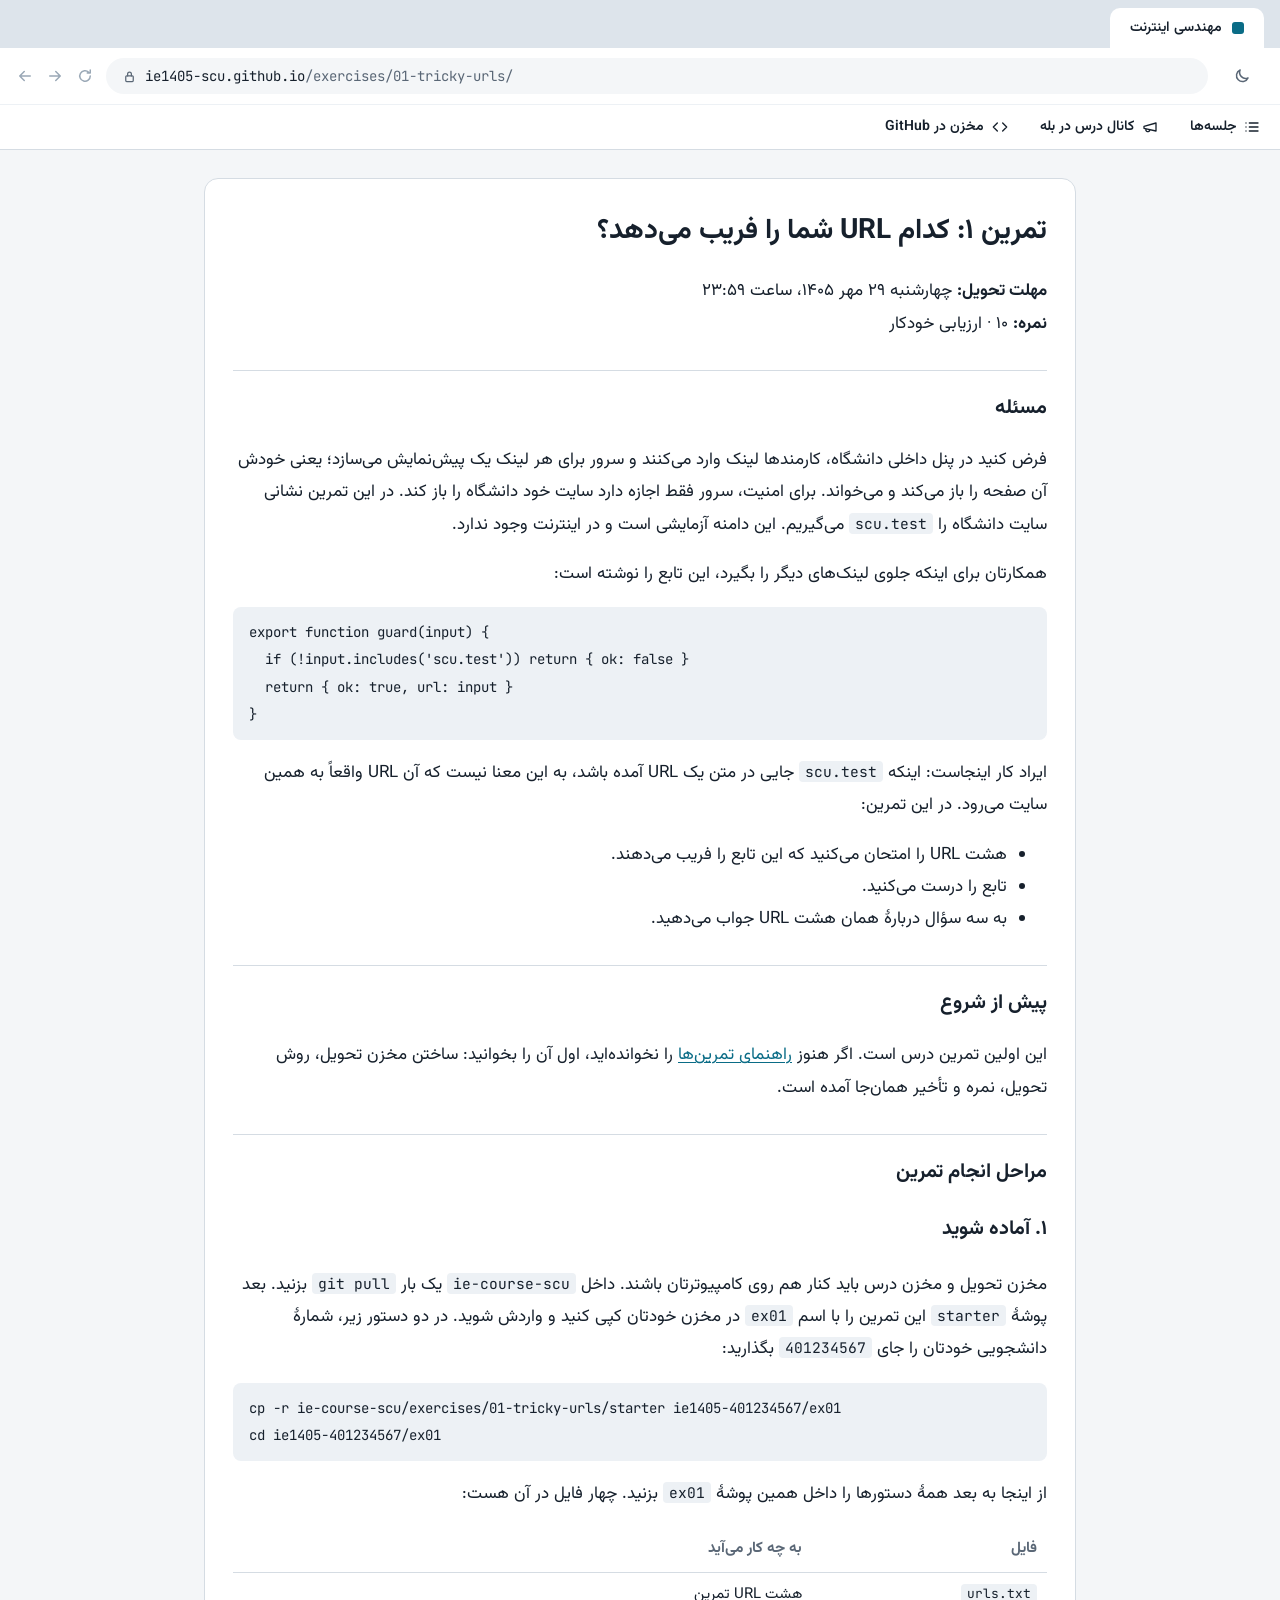
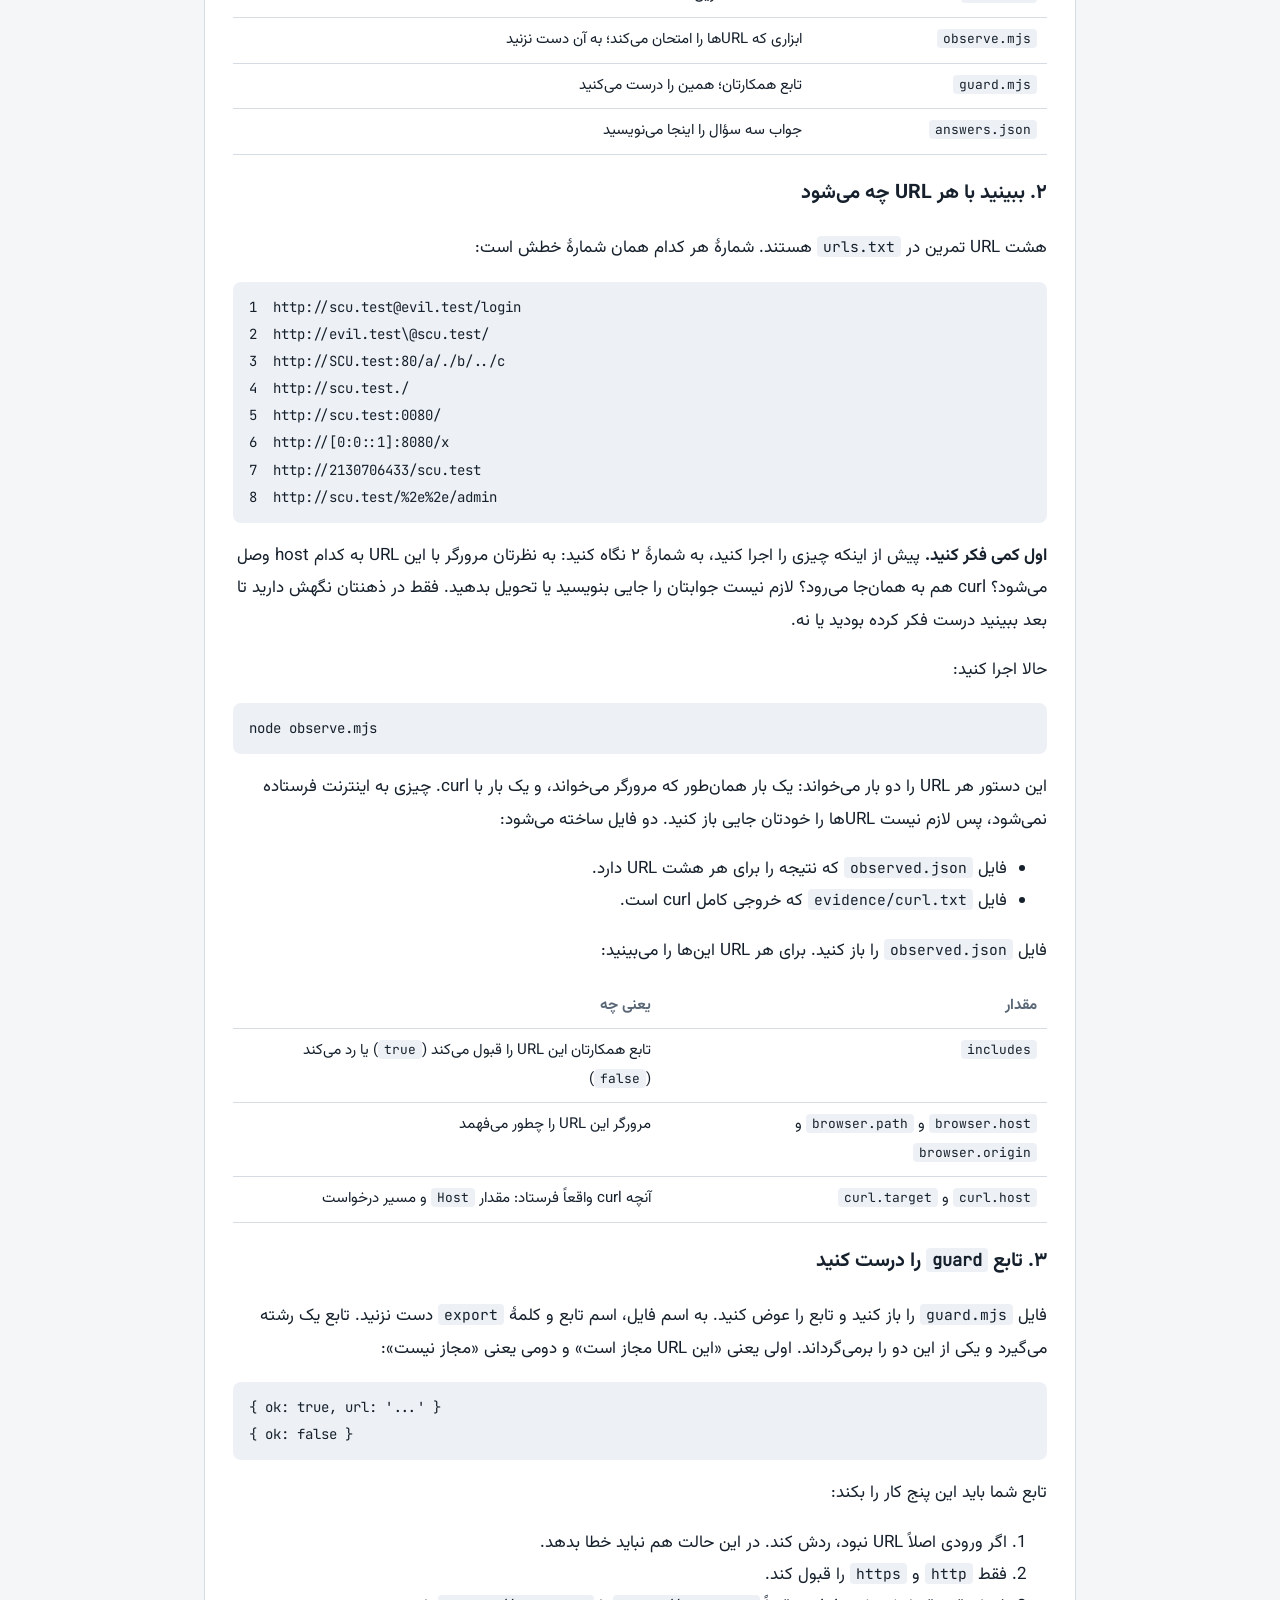
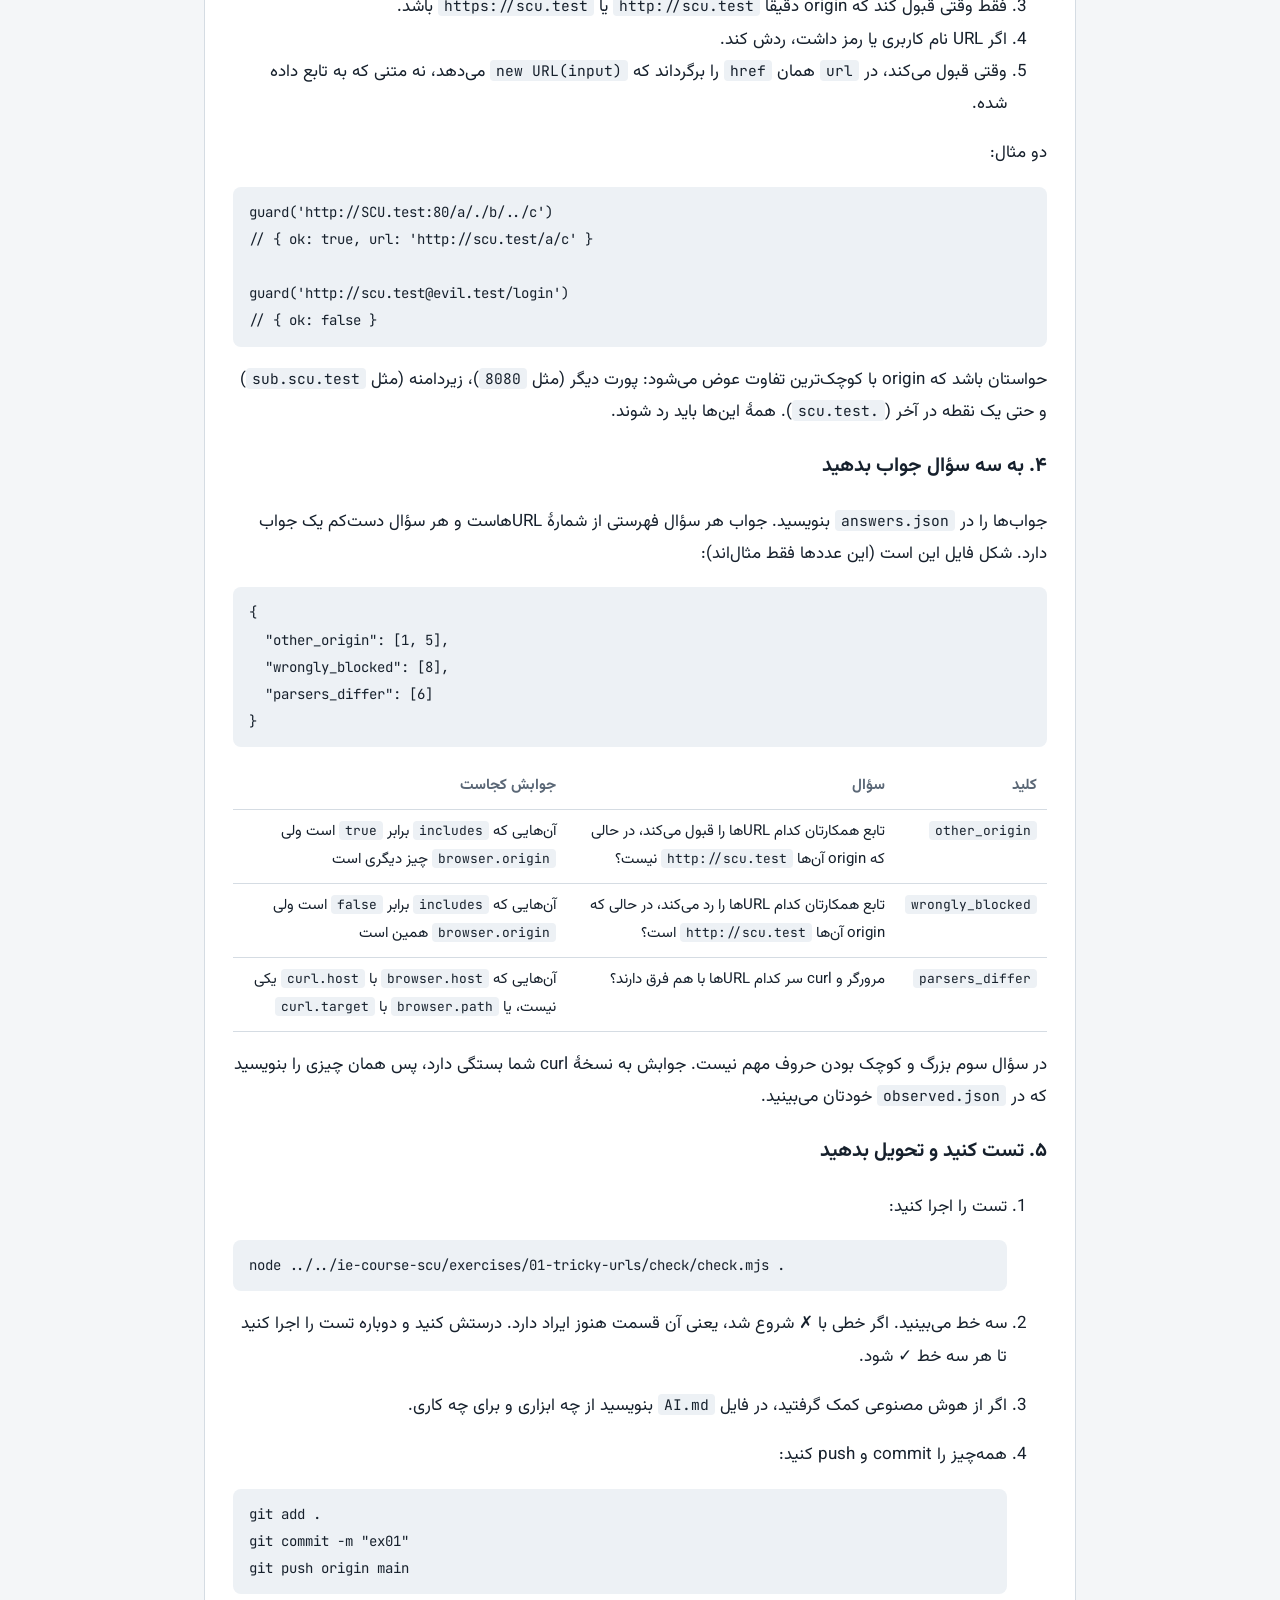
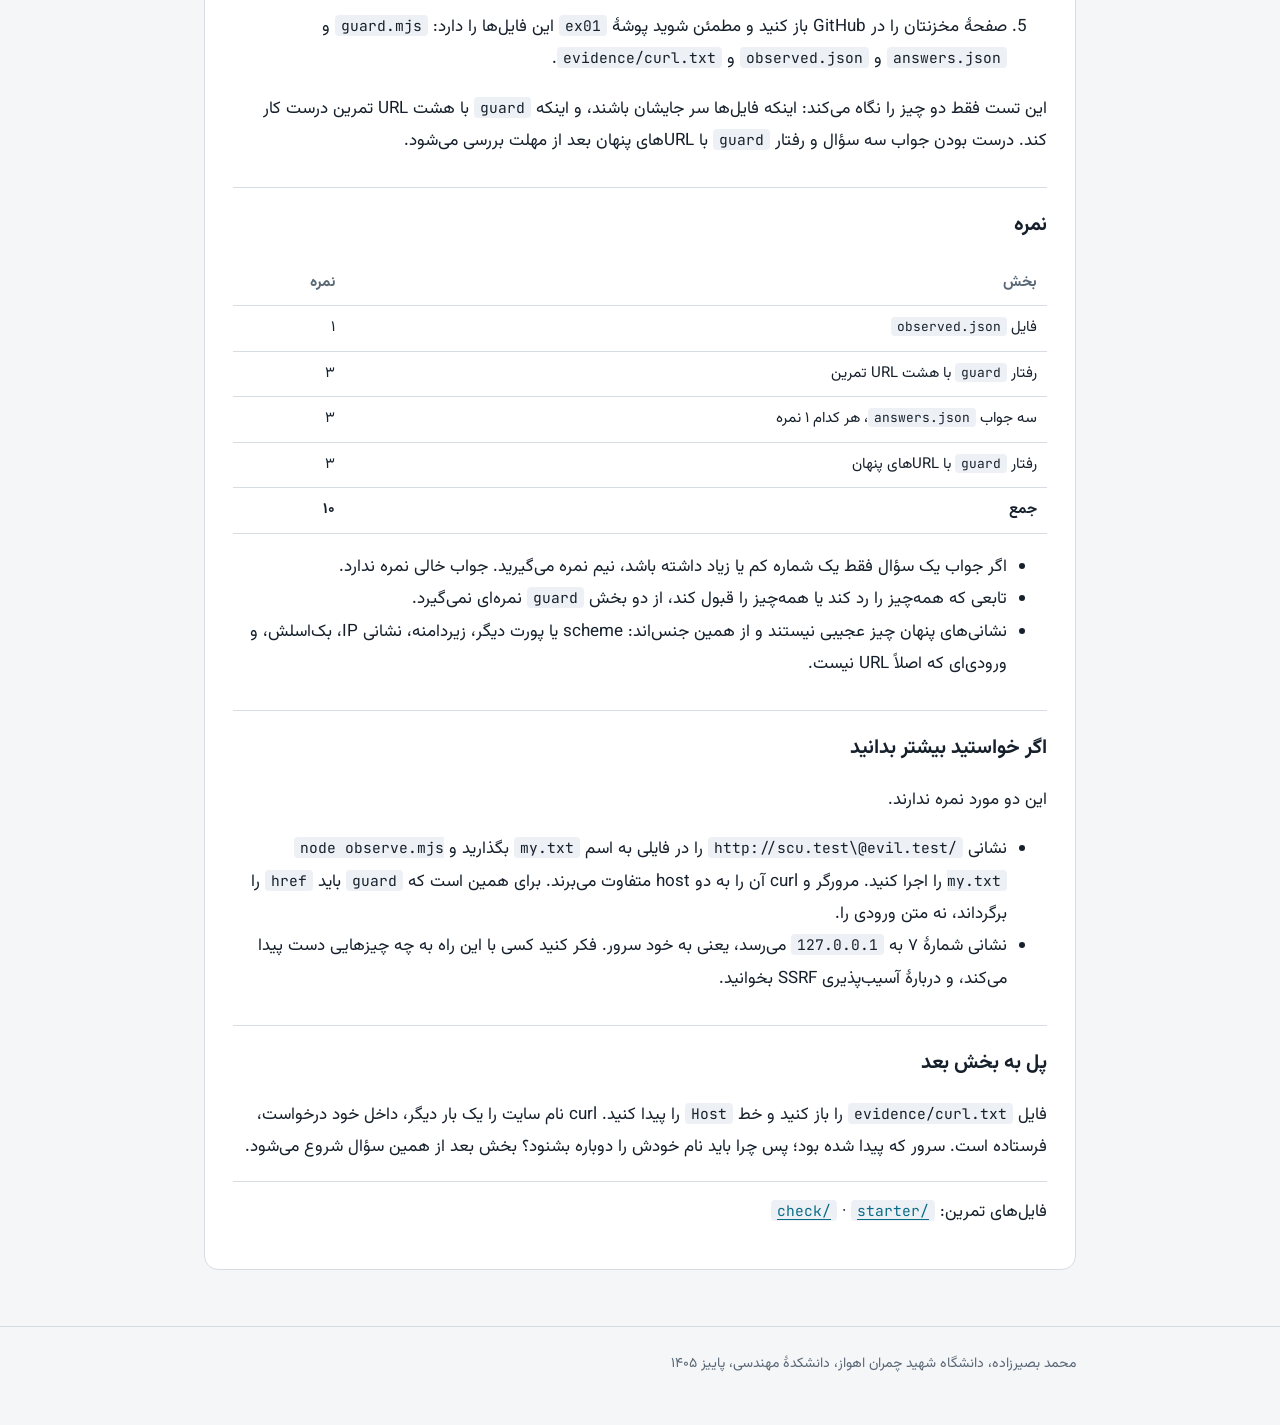
<file: exercises/01-tricky-urls/index.html>
<!doctype html>
<html lang="fa" dir="rtl"><head><meta charset="utf-8"><meta name="viewport" content="width=device-width, initial-scale=1">
<title>تمرین ۱ | مهندسی اینترنت</title>
<meta name="description" content="مهندسی اینترنت، محمد بصیرزاده، دانشگاه شهید چمران اهواز، دانشکدهٔ مهندسی، پاییز ۱۴۰۵">
<meta name="color-scheme" content="light dark">
<script>try{var t=localStorage.getItem('theme');if(t==='dark'||t==='light')document.documentElement.dataset.theme=t}catch(e){}</script>
<link rel="preload" href="../../site-assets/vazirmatn.woff2" as="font" type="font/woff2" crossorigin>
<link rel="stylesheet" href="../../site-assets/site.css">
<link rel="icon" href="data:image/svg+xml,%3Csvg xmlns='http://www.w3.org/2000/svg' viewBox='0 0 32 32'%3E%3Crect width='32' height='32' rx='6' fill='%230A6C86'/%3E%3Cpath d='M7 16h18' stroke='%23fff' stroke-width='3'/%3E%3C/svg%3E"></head>
<body><a class="skip" href="#main">رفتن به محتوا</a>
<header class="chrome">
<div class="tabs"><a class="tab" href="../../index.html"><i class="fav"></i>مهندسی اینترنت</a></div>
<div class="bar" dir="ltr">
<span class="deco"><svg viewBox="0 0 24 24" aria-hidden="true"><path d="M19 12H5M11 6l-6 6 6 6"/></svg><svg viewBox="0 0 24 24" aria-hidden="true"><path d="M5 12h14M13 6l6 6-6 6"/></svg><svg viewBox="0 0 24 24" aria-hidden="true"><path d="M19 12a7 7 0 1 1-2.05-4.95M19 4v4h-4"/></svg></span>
<div class="omni"><svg viewBox="0 0 24 24" aria-hidden="true"><rect x="6" y="11" width="12" height="9" rx="1.5"/><path d="M9 11V8a3 3 0 0 1 6 0v3"/></svg><span class="url"><b>ie1405-scu.github.io</b>/exercises/01-tricky-urls/</span></div>
<button class="theme" type="button" hidden aria-label="تغییر حالت روز و شب" title="تغییر حالت روز و شب"><svg viewBox="0 0 24 24" aria-hidden="true"><path d="M20 14.5A8 8 0 0 1 9.5 4a8 8 0 1 0 10.5 10.5z"/></svg><svg viewBox="0 0 24 24" aria-hidden="true"><circle cx="12" cy="12" r="4"/><path d="M12 2v2M12 20v2M4.9 4.9l1.4 1.4M17.7 17.7l1.4 1.4M2 12h2M20 12h2M4.9 19.1l1.4-1.4M17.7 6.3l1.4-1.4"/></svg></button>
</div>
<nav class="marks" aria-label="پیوندهای سایت"><a href="../../index.html"><svg viewBox="0 0 24 24" aria-hidden="true"><path d="M8 6h13M8 12h13M8 18h13M3 6h.01M3 12h.01M3 18h.01"/></svg>جلسه‌ها</a><a href="https://ble.ir/ie_scu" rel="noopener"><svg viewBox="0 0 24 24" aria-hidden="true"><path d="m3 11 18-5v12L3 14v-3zM11.6 16.8a3 3 0 1 1-5.8-1.6"/></svg>کانال درس در بله</a><a href="https://github.com/ie1405-scu/ie1405-scu.github.io"><svg viewBox="0 0 24 24" aria-hidden="true"><path d="m16 18 6-6-6-6M8 6l-6 6 6 6"/></svg>مخزن در GitHub</a></nav>
</header>
<main class="wrap" id="main"><article class="doc"><h1>تمرین ۱: کدام URL شما را فریب می‌دهد؟</h1>
<p><strong>مهلت تحویل:</strong> چهارشنبه ۲۹ مهر ۱۴۰۵، ساعت ۲۳:۵۹<br>
<strong>نمره:</strong> ۱۰ · ارزیابی خودکار</p>
<h2>مسئله</h2>
<p>فرض کنید در پنل داخلی دانشگاه، کارمندها لینک وارد می‌کنند و سرور برای هر لینک یک پیش‌نمایش می‌سازد؛ یعنی خودش آن صفحه را باز می‌کند و می‌خواند. برای امنیت، سرور فقط اجازه دارد سایت خود دانشگاه را باز کند. در این تمرین نشانی سایت دانشگاه را <code>scu.test</code> می‌گیریم. این دامنه آزمایشی است و در اینترنت وجود ندارد.</p>
<p>همکارتان برای اینکه جلوی لینک‌های دیگر را بگیرد، این تابع را نوشته است:</p>
<pre dir="ltr"><code class="language-js">export function guard(input) {
  if (!input.includes('scu.test')) return { ok: false }
  return { ok: true, url: input }
}
</code></pre>
<p>ایراد کار اینجاست: اینکه <code>scu.test</code> جایی در متن یک URL آمده باشد، به این معنا نیست که آن URL واقعاً به همین سایت می‌رود. در این تمرین:</p>
<ul>
<li>هشت URL را امتحان می‌کنید که این تابع را فریب می‌دهند.</li>
<li>تابع را درست می‌کنید.</li>
<li>به سه سؤال دربارهٔ همان هشت URL جواب می‌دهید.</li>
</ul>
<h2>پیش از شروع</h2>
<p>این اولین تمرین درس است. اگر هنوز <a href="../">راهنمای تمرین‌ها</a> را نخوانده‌اید، اول آن را بخوانید: ساختن مخزن تحویل، روش تحویل، نمره و تأخیر همان‌جا آمده است.</p>
<h2>مراحل انجام تمرین</h2>
<h3>۱. آماده شوید</h3>
<p>مخزن تحویل و مخزن درس باید کنار هم روی کامپیوترتان باشند. داخل <code>ie-course-scu</code> یک بار <code>git pull</code> بزنید. بعد پوشهٔ <code>starter</code> این تمرین را با اسم <code>ex01</code> در مخزن خودتان کپی کنید و واردش شوید. در دو دستور زیر، شمارهٔ دانشجویی خودتان را جای <code>401234567</code> بگذارید:</p>
<pre dir="ltr"><code class="language-sh">cp -r ie-course-scu/exercises/01-tricky-urls/starter ie1405-401234567/ex01
cd ie1405-401234567/ex01
</code></pre>
<p>از اینجا به بعد همهٔ دستورها را داخل همین پوشهٔ <code>ex01</code> بزنید. چهار فایل در آن هست:</p>
<div class="tbl"><table>
<thead>
<tr>
<th>فایل</th>
<th>به چه کار می‌آید</th>
</tr>
</thead>
<tbody>
<tr>
<td><code>urls.txt</code></td>
<td>هشت URL تمرین</td>
</tr>
<tr>
<td><code>observe.mjs</code></td>
<td>ابزاری که URLها را امتحان می‌کند؛ به آن دست نزنید</td>
</tr>
<tr>
<td><code>guard.mjs</code></td>
<td>تابع همکارتان؛ همین را درست می‌کنید</td>
</tr>
<tr>
<td><code>answers.json</code></td>
<td>جواب سه سؤال را اینجا می‌نویسید</td>
</tr>
</tbody>
</table></div>
<h3>۲. ببینید با هر URL چه می‌شود</h3>
<p>هشت URL تمرین در <code>urls.txt</code> هستند. شمارهٔ هر کدام همان شمارهٔ خطش است:</p>
<pre dir="ltr"><code class="language-text">1  http://scu.test@evil.test/login
2  http://evil.test\@scu.test/
3  http://SCU.test:80/a/./b/../c
4  http://scu.test./
5  http://scu.test:0080/
6  http://[0:0::1]:8080/x
7  http://2130706433/scu.test
8  http://scu.test/%2e%2e/admin
</code></pre>
<p><strong>اول کمی فکر کنید.</strong> پیش از اینکه چیزی را اجرا کنید، به شمارهٔ ۲ نگاه کنید: به نظرتان مرورگر با این URL به کدام host وصل می‌شود؟ curl هم به همان‌جا می‌رود؟ لازم نیست جوابتان را جایی بنویسید یا تحویل بدهید. فقط در ذهنتان نگهش دارید تا بعد ببینید درست فکر کرده بودید یا نه.</p>
<p>حالا اجرا کنید:</p>
<pre dir="ltr"><code class="language-sh">node observe.mjs
</code></pre>
<p>این دستور هر URL را دو بار می‌خواند: یک بار همان‌طور که مرورگر می‌خواند، و یک بار با curl. چیزی به اینترنت فرستاده نمی‌شود، پس لازم نیست URLها را خودتان جایی باز کنید. دو فایل ساخته می‌شود:</p>
<ul>
<li>فایل <code>observed.json</code> که نتیجه را برای هر هشت URL دارد.</li>
<li>فایل <code>evidence/curl.txt</code> که خروجی کامل curl است.</li>
</ul>
<p>فایل <code>observed.json</code> را باز کنید. برای هر URL این‌ها را می‌بینید:</p>
<div class="tbl"><table>
<thead>
<tr>
<th>مقدار</th>
<th>یعنی چه</th>
</tr>
</thead>
<tbody>
<tr>
<td><code>includes</code></td>
<td>تابع همکارتان این URL را قبول می‌کند (<code>true</code>) یا رد می‌کند (<code>false</code>)</td>
</tr>
<tr>
<td><code>browser.host</code> و <code>browser.path</code> و <code>browser.origin</code></td>
<td>مرورگر این URL را چطور می‌فهمد</td>
</tr>
<tr>
<td><code>curl.host</code> و <code>curl.target</code></td>
<td>آنچه curl واقعاً فرستاد: مقدار <code>Host</code> و مسیر درخواست</td>
</tr>
</tbody>
</table></div>
<h3>۳. تابع <code>guard</code> را درست کنید</h3>
<p>فایل <code>guard.mjs</code> را باز کنید و تابع را عوض کنید. به اسم فایل، اسم تابع و کلمهٔ <code>export</code> دست نزنید. تابع یک رشته می‌گیرد و یکی از این دو را برمی‌گرداند. اولی یعنی «این URL مجاز است» و دومی یعنی «مجاز نیست»:</p>
<pre dir="ltr"><code class="language-js">{ ok: true, url: '...' }
{ ok: false }
</code></pre>
<p>تابع شما باید این پنج کار را بکند:</p>
<ol>
<li>اگر ورودی اصلاً URL نبود، ردش کند. در این حالت هم نباید خطا بدهد.</li>
<li>فقط <code>http</code> و <code>https</code> را قبول کند.</li>
<li>فقط وقتی قبول کند که origin دقیقاً <code>http://scu.test</code> یا <code>https://scu.test</code> باشد.</li>
<li>اگر URL نام کاربری یا رمز داشت، ردش کند.</li>
<li>وقتی قبول می‌کند، در <code>url</code> همان <code>href</code> را برگرداند که <code>new URL(input)</code> می‌دهد، نه متنی که به تابع داده شده.</li>
</ol>
<p>دو مثال:</p>
<pre dir="ltr"><code class="language-js">guard('http://SCU.test:80/a/./b/../c')
// { ok: true, url: 'http://scu.test/a/c' }

guard('http://scu.test@evil.test/login')
// { ok: false }
</code></pre>
<p>حواستان باشد که origin با کوچک‌ترین تفاوت عوض می‌شود: پورت دیگر (مثل <code>8080</code>)، زیردامنه (مثل <code>sub.scu.test</code>) و حتی یک نقطه در آخر (<code>scu.test.</code>). همهٔ این‌ها باید رد شوند.</p>
<h3>۴. به سه سؤال جواب بدهید</h3>
<p>جواب‌ها را در <code>answers.json</code> بنویسید. جواب هر سؤال فهرستی از شمارهٔ URLهاست و هر سؤال دست‌کم یک جواب دارد. شکل فایل این است (این عددها فقط مثال‌اند):</p>
<pre dir="ltr"><code class="language-json">{
  &quot;other_origin&quot;: [1, 5],
  &quot;wrongly_blocked&quot;: [8],
  &quot;parsers_differ&quot;: [6]
}
</code></pre>
<div class="tbl"><table>
<thead>
<tr>
<th>کلید</th>
<th>سؤال</th>
<th>جوابش کجاست</th>
</tr>
</thead>
<tbody>
<tr>
<td><code>other_origin</code></td>
<td>تابع همکارتان کدام URLها را قبول می‌کند، در حالی که origin آن‌ها <code>http://scu.test</code> نیست؟</td>
<td>آن‌هایی که <code>includes</code> برابر <code>true</code> است ولی <code>browser.origin</code> چیز دیگری است</td>
</tr>
<tr>
<td><code>wrongly_blocked</code></td>
<td>تابع همکارتان کدام URLها را رد می‌کند، در حالی که origin آن‌ها <code>http://scu.test</code> است؟</td>
<td>آن‌هایی که <code>includes</code> برابر <code>false</code> است ولی <code>browser.origin</code> همین است</td>
</tr>
<tr>
<td><code>parsers_differ</code></td>
<td>مرورگر و curl سر کدام URLها با هم فرق دارند؟</td>
<td>آن‌هایی که <code>browser.host</code> با <code>curl.host</code> یکی نیست، یا <code>browser.path</code> با <code>curl.target</code></td>
</tr>
</tbody>
</table></div>
<p>در سؤال سوم بزرگ و کوچک بودن حروف مهم نیست. جوابش به نسخهٔ curl شما بستگی دارد، پس همان چیزی را بنویسید که در <code>observed.json</code> خودتان می‌بینید.</p>
<h3>۵. تست کنید و تحویل بدهید</h3>
<ol>
<li>
<p>تست را اجرا کنید:</p>
<pre dir="ltr"><code class="language-sh">node ../../ie-course-scu/exercises/01-tricky-urls/check/check.mjs .
</code></pre>
</li>
<li>
<p>سه خط می‌بینید. اگر خطی با ✗ شروع شد، یعنی آن قسمت هنوز ایراد دارد. درستش کنید و دوباره تست را اجرا کنید تا هر سه خط ✓ شود.</p>
</li>
<li>
<p>اگر از هوش مصنوعی کمک گرفتید، در فایل <code>AI.md</code> بنویسید از چه ابزاری و برای چه کاری.</p>
</li>
<li>
<p>همه‌چیز را commit و push کنید:</p>
<pre dir="ltr"><code class="language-sh">git add .
git commit -m &quot;ex01&quot;
git push origin main
</code></pre>
</li>
<li>
<p>صفحهٔ مخزنتان را در GitHub باز کنید و مطمئن شوید پوشهٔ <code>ex01</code> این فایل‌ها را دارد: <code>guard.mjs</code> و <code>answers.json</code> و <code>observed.json</code> و <code>evidence/curl.txt</code>.</p>
</li>
</ol>
<p>این تست فقط دو چیز را نگاه می‌کند: اینکه فایل‌ها سر جایشان باشند، و اینکه <code>guard</code> با هشت URL تمرین درست کار کند. درست بودن جواب سه سؤال و رفتار <code>guard</code> با URLهای پنهان بعد از مهلت بررسی می‌شود.</p>
<h2>نمره</h2>
<div class="tbl"><table>
<thead>
<tr>
<th>بخش</th>
<th style="text-align:right">نمره</th>
</tr>
</thead>
<tbody>
<tr>
<td>فایل <code>observed.json</code></td>
<td style="text-align:right">۱</td>
</tr>
<tr>
<td>رفتار <code>guard</code> با هشت URL تمرین</td>
<td style="text-align:right">۳</td>
</tr>
<tr>
<td>سه جواب <code>answers.json</code>، هر کدام ۱ نمره</td>
<td style="text-align:right">۳</td>
</tr>
<tr>
<td>رفتار <code>guard</code> با URLهای پنهان</td>
<td style="text-align:right">۳</td>
</tr>
<tr>
<td><strong>جمع</strong></td>
<td style="text-align:right"><strong>۱۰</strong></td>
</tr>
</tbody>
</table></div>
<ul>
<li>اگر جواب یک سؤال فقط یک شماره کم یا زیاد داشته باشد، نیم نمره می‌گیرید. جواب خالی نمره ندارد.</li>
<li>تابعی که همه‌چیز را رد کند یا همه‌چیز را قبول کند، از دو بخش <code>guard</code> نمره‌ای نمی‌گیرد.</li>
<li>نشانی‌های پنهان چیز عجیبی نیستند و از همین جنس‌اند: scheme یا پورت دیگر، زیردامنه، نشانی IP، بک‌اسلش، و ورودی‌ای که اصلاً URL نیست.</li>
</ul>
<h2>اگر خواستید بیشتر بدانید</h2>
<p>این دو مورد نمره ندارند.</p>
<ul>
<li>نشانی <code>http://scu.test\@evil.test/</code> را در فایلی به اسم <code>my.txt</code> بگذارید و <code>node observe.mjs my.txt</code> را اجرا کنید. مرورگر و curl آن را به دو host متفاوت می‌برند. برای همین است که <code>guard</code> باید <code>href</code> را برگرداند، نه متن ورودی را.</li>
<li>نشانی شمارهٔ ۷ به <code>127.0.0.1</code> می‌رسد، یعنی به خود سرور. فکر کنید کسی با این راه به چه چیزهایی دست پیدا می‌کند، و دربارهٔ آسیب‌پذیری SSRF بخوانید.</li>
</ul>
<h2>پل به بخش بعد</h2>
<p>فایل <code>evidence/curl.txt</code> را باز کنید و خط <code>Host</code> را پیدا کنید. curl نام سایت را یک بار دیگر، داخل خود درخواست، فرستاده است. سرور که پیدا شده بود؛ پس چرا باید نام خودش را دوباره بشنود؟ بخش بعد از همین سؤال شروع می‌شود.</p>
<p class="files">فایل‌های تمرین: <a href="https://github.com/ie1405-scu/ie1405-scu.github.io/tree/main/exercises/01-tricky-urls/starter"><code>starter/</code></a> · <a href="https://github.com/ie1405-scu/ie1405-scu.github.io/tree/main/exercises/01-tricky-urls/check"><code>check/</code></a></p></article></main>
<footer><div class="wrap">محمد بصیرزاده، دانشگاه شهید چمران اهواز، دانشکدهٔ مهندسی، پاییز ۱۴۰۵</div></footer>
<script>(function(){var b=document.querySelector('.theme');if(!b)return;b.hidden=false;b.addEventListener('click',function(){var r=document.documentElement,d=r.dataset.theme?r.dataset.theme==='dark':matchMedia('(prefers-color-scheme: dark)').matches,n=d?'light':'dark';r.dataset.theme=n;try{localStorage.setItem('theme',n)}catch(e){}})})()</script></body></html>
</file>
<file: site-assets/site.css>
/* سایت درس: فهرست جلسه‌ها، صفحهٔ تمرین و قواعد درس. هم‌خانوادهٔ تم اسلایدها: هر صفحه در قاب مرورگر.
   برای تغییر ظاهر فقط بخش «توکن‌ها» را عوض کنید؛ بقیهٔ فایل از همین متغیرها می‌خواند. */
@font-face { font-family: Vazirmatn; src: url(vazirmatn.woff2) format("woff2"); font-weight: 100 900; font-display: swap; }
@font-face { font-family: "JetBrains Mono"; src: url(jetbrains-mono.woff2) format("woff2"); font-weight: 400; font-display: swap; }

/* ── توکن‌ها ──
   رنگ‌های حالت شب دو بار آمده‌اند و باید یکی بمانند: یک بار برای تنظیم دستگاه (prefers-color-scheme)
   و یک بار برای انتخاب دستی با دکمهٔ نوار ابزار (data-theme روی html). */
:root {
  color-scheme: light;
  --bg: #F4F6F8; --surface: #FFFFFF; --chrome: #DDE4EB; --ink: #16202C; --muted: #5A6776; --faint: #9AA8B6;
  --rule: #D5DCE3; --rule-soft: #EDF1F5; --dash: #C3CDD7;
  --accent: #0A6C86; --accent-strong: #08586E; --on-accent: #FFFFFF;
  --ex: #137333; --ex-soft: #E6F4EA; --code: #EDF1F5;
  --s1: 4px; --s2: 8px; --s3: 12px; --s4: 16px; --s5: 24px; --s6: 32px; --s7: 48px;
  --r-control: 8px; --r-chip: 10px; --r-panel: 14px;
  --t-small: 14px; --t-body: 17px; --t-title: 19px; --t-section: 24px; --t-display: clamp(40px, 8vw, 68px);
  --chip: 44px;
  --mono: "JetBrains Mono", ui-monospace, Consolas, monospace;
}
@media (prefers-color-scheme: dark) {
  :root:not([data-theme="light"]) {
    color-scheme: dark;
    --bg: #0F1720; --surface: #16212C; --chrome: #080D13; --ink: #E6ECF2; --muted: #9AA8B6; --faint: #5A6776;
    --rule: #2A3947; --rule-soft: #1F2B37; --dash: #3A4A5A;
    --accent: #4FB6D0; --accent-strong: #7CCBE0; --on-accent: #0F1720;
    --ex: #5CBF85; --ex-soft: #173024; --code: #1B2733;
  }
}
:root[data-theme="dark"] {
  color-scheme: dark;
  --bg: #0F1720; --surface: #16212C; --chrome: #080D13; --ink: #E6ECF2; --muted: #9AA8B6; --faint: #5A6776;
  --rule: #2A3947; --rule-soft: #1F2B37; --dash: #3A4A5A;
  --accent: #4FB6D0; --accent-strong: #7CCBE0; --on-accent: #0F1720;
  --ex: #5CBF85; --ex-soft: #173024; --code: #1B2733;
}

/* ── پایه ── */
* { box-sizing: border-box; }
html { -webkit-text-size-adjust: 100%; }
body { margin: 0; background: var(--bg); color: var(--ink); font: var(--t-body)/1.9 Vazirmatn, Tahoma, sans-serif; }
a { color: var(--accent); text-underline-offset: 3px; }
a:hover { color: var(--accent-strong); }
svg { width: 18px; height: 18px; fill: none; stroke: currentColor; stroke-width: 2; stroke-linecap: round; stroke-linejoin: round; flex: none; }
:focus-visible { outline: 2px solid var(--accent); outline-offset: 2px; border-radius: 4px; }
.wrap { max-width: 920px; margin-inline: auto; padding-inline: var(--s5); }
.skip { position: absolute; z-index: 2; inset-inline-start: var(--s4); top: -60px; padding: var(--s2) var(--s4); background: var(--surface); border-radius: var(--r-control); }
.skip:focus { top: var(--s2); }

/* ── قاب مرورگر: تب، نوار نشانی، نوار پیوندها ── */
.chrome { background: var(--chrome); }
.tabs { display: flex; padding: var(--s2) var(--s4) 0; }
.tab { display: inline-flex; align-items: center; gap: 10px; min-height: 40px; padding-inline: 20px; background: var(--surface); border-radius: var(--r-chip) var(--r-chip) 0 0; color: var(--ink); font-size: var(--t-small); font-weight: 600; line-height: 1.6; text-decoration: none; }
.tab:hover { color: var(--ink); }
.fav { width: 12px; height: 12px; border-radius: 3px; background: var(--accent); }
.bar { display: flex; align-items: center; gap: var(--s3); padding: 6px var(--s4); background: var(--surface); }
.deco { display: flex; gap: var(--s3); color: var(--faint); }
.omni { flex: 1 1 auto; min-width: 0; display: flex; align-items: center; gap: var(--s2); min-height: 36px; padding-inline: var(--s4); background: var(--bg); border-radius: 999px; color: var(--muted); font: 14px/1.6 var(--mono); }
.omni svg { width: 15px; height: 15px; }
.url { min-width: 0; overflow: hidden; text-overflow: ellipsis; white-space: nowrap; }
.url b { color: var(--ink); font-weight: 400; }
.theme { flex: none; display: grid; place-items: center; width: 44px; height: 44px; padding: 0; border: 0; border-radius: 50%; background: none; color: var(--muted); cursor: pointer; }
.theme:hover { background: var(--bg); color: var(--ink); }
.theme[hidden] { display: none; }
/* دکمه حالتی را نشان می‌دهد که با زدنش می‌آید: در روز ماه، در شب خورشید */
.theme svg + svg { display: none; }
@media (prefers-color-scheme: dark) {
  :root:not([data-theme="light"]) .theme svg { display: none; }
  :root:not([data-theme="light"]) .theme svg + svg { display: block; }
}
:root[data-theme="dark"] .theme svg { display: none; }
:root[data-theme="dark"] .theme svg + svg { display: block; }
.marks { display: flex; flex-wrap: wrap; gap: 0 var(--s2); padding-inline: var(--s2); background: var(--surface); border-top: 1px solid var(--rule-soft); border-bottom: 1px solid var(--rule); font-size: var(--t-small); }
.marks a { display: inline-flex; align-items: center; gap: var(--s2); min-height: 44px; padding-inline: var(--s3); color: var(--ink); font-weight: 600; text-decoration: none; }
.marks a:hover { color: var(--accent); }
.marks svg { width: 16px; height: 16px; }

/* ── «به نام خدا» به قالب کامنت HTML ──
   لیگاچر قلم خاموش است؛ وگرنه JetBrains Mono علامت‌های کامنت را به پیکان تبدیل می‌کند. */
.bism { margin: 40px 0 var(--s7); text-align: center; color: var(--muted); font-size: 16px; line-height: 1.6; }
.bism .c { font-family: var(--mono); font-size: var(--t-small); font-variant-ligatures: none; font-feature-settings: "liga" 0, "calt" 0; }
.bism bdi { padding-inline: var(--s3); }

/* ── معرفی درس ── */
.hero { padding-bottom: var(--s7); border-bottom: 1px solid var(--rule); }
.hero h1 { font-size: var(--t-display); font-weight: 800; line-height: 1.3; margin: var(--s2) 0 var(--s4); }
.hero p { margin: 0; color: var(--muted); font-size: 18px; }
.hero b { color: var(--ink); font-weight: 700; }
.hero .hint { margin-top: var(--s4); font-size: 16px; }

/* ── بخش‌ها ── */
.block { margin-top: 40px; }
.head { display: flex; align-items: baseline; justify-content: space-between; flex-wrap: wrap; gap: 0 var(--s4); }
.head h2 { font-size: var(--t-section); font-weight: 800; line-height: 1.5; margin: 0; }
.head p { margin: 0; color: var(--muted); font-size: var(--t-small); }
.chapter h3 { font-size: 15px; font-weight: 700; color: var(--muted); margin: var(--s5) 0 var(--s2); }

/* ── فهرست جلسه‌ها: شمارهٔ پر یعنی منتشرشده، خط‌چین یعنی به‌زودی ── */
.sessions { list-style: none; margin: 0; padding: 0; border-bottom: 1px solid var(--rule); }
.session { display: grid; grid-template-columns: var(--chip) minmax(0, 1fr) auto; column-gap: 20px; align-items: center; padding-block: 20px; border-top: 1px solid var(--rule); }
.n { align-self: start; width: var(--chip); height: var(--chip); border-radius: var(--r-chip); display: grid; place-items: center; font-weight: 800; font-size: 18px; line-height: 1; background: var(--accent); color: var(--on-accent); }
.t h4 { font-size: var(--t-title); font-weight: 700; line-height: 1.6; margin: 0; }
.t p { margin: 0; color: var(--muted); font-size: 15px; line-height: 1.8; }
.t .addr { margin-top: var(--s1); text-align: right; font: 13px/1.6 var(--mono); overflow-wrap: anywhere; }
.a { display: flex; gap: var(--s2); flex-wrap: wrap; justify-content: flex-end; }
.off .n { background: none; color: var(--muted); border: 2px dashed var(--dash); }
.off .t h4 { color: var(--muted); font-weight: 600; }
.soon { font-size: var(--t-small); color: var(--muted); }
.more { margin: var(--s4) 0 0; color: var(--muted); font-size: 15px; }

/* ── دکمه‌ها ── */
.btn { display: inline-flex; align-items: center; gap: var(--s2); min-height: 44px; padding-inline: var(--s4); border: 1px solid var(--rule); border-radius: var(--r-control); background: var(--surface); color: var(--ink); font-size: 15px; font-weight: 600; line-height: 1; text-decoration: none; white-space: nowrap; transition: background-color .15s, border-color .15s; }
.btn:hover { border-color: var(--accent); color: var(--accent); }
.btn.primary { background: var(--accent); border-color: var(--accent); color: var(--on-accent); }
.btn.primary:hover { background: var(--accent-strong); border-color: var(--accent-strong); color: var(--on-accent); }

.empty { margin: var(--s4) 0 0; padding: var(--s5); border: 2px dashed var(--dash); border-radius: var(--r-panel); color: var(--muted); font-size: 16px; }

/* ── صفحه‌های متنی: تمرین و قواعد درس ── */
.doc { background: var(--surface); border: 1px solid var(--rule); border-radius: var(--r-panel); padding: var(--s2) 28px var(--s5); margin-block: 28px; }
.doc h1 { font-size: 28px; line-height: 1.5; }
.doc h2 { font-size: 20px; margin-top: 30px; border-top: 1px solid var(--rule); padding-top: 18px; }
.doc blockquote { margin: 0; padding: var(--s1) var(--s4); border-inline-start: 4px solid var(--ex); background: var(--ex-soft); border-radius: 6px; color: var(--ink); }
.doc code { font-family: var(--mono); font-size: .86em; background: var(--code); padding: 1px 6px; border-radius: 4px; direction: ltr; unicode-bidi: isolate; }
.doc pre { background: var(--code); padding: var(--s3) var(--s4); border-radius: var(--r-control); overflow-x: auto; text-align: left; line-height: 1.6; }
.doc pre code { background: none; padding: 0; font-size: 14px; }
.tbl { overflow-x: auto; }
.doc table { border-collapse: collapse; width: 100%; font-size: 15px; }
.doc th, .doc td { border-bottom: 1px solid var(--rule); padding: var(--s2) 10px; text-align: start; vertical-align: top; }
.doc th { color: var(--muted); font-weight: 700; }
.files { border-top: 1px solid var(--rule); padding-top: 14px; }

/* ── پانویس ── */
footer { margin-top: 56px; border-top: 1px solid var(--rule); color: var(--muted); font-size: var(--t-small); }
footer .wrap { padding-block: var(--s5) var(--s7); }

/* ── گوشی ── */
@media (max-width: 640px) {
  :root { --t-body: 16px; --t-title: 18px; --chip: 36px; }
  .wrap { padding-inline: var(--s4); }
  .tabs { padding-inline: var(--s2); }
  .bar { padding-inline: var(--s2); gap: var(--s2); }
  .deco svg:not(:last-child) { display: none; }
  .omni { padding-inline: var(--s3); font-size: 13px; }
  .bism { margin-block: var(--s6); }
  .hero p { font-size: 16px; }
  .n { font-size: 16px; }
  .session { grid-template-columns: var(--chip) minmax(0, 1fr); column-gap: var(--s3); padding-block: var(--s4); }
  .a { grid-column: 2; justify-content: flex-start; margin-top: var(--s3); }
  .off .a { margin-top: var(--s1); }
  .btn { padding-inline: var(--s3); font-size: var(--t-small); }
  .doc { padding: var(--s1) var(--s4) 18px; }
}
@media (prefers-reduced-motion: reduce) { * { transition: none !important; } }
</file>
<file: 00-how-we-got-here/assets/modules/shiki-BrmBd2_v.css>
.shiki-magic-move-container{white-space:pre;position:relative}.shiki-magic-move-line-number{opacity:.3;-webkit-user-select:none;user-select:none}.shiki-magic-move-item{transition:color var(--smm-duration,.5s) var(--smm-easing,"ease");display:inline-block}.shiki-magic-move-enter-active,.shiki-magic-move-leave-active,.shiki-magic-move-move{transition:all var(--smm-duration,.5s) var(--smm-easing,"ease")}.shiki-magic-move-container-resize,.shiki-magic-move-container-restyle{transition:all var(--smm-duration,.5s) var(--smm-easing,"ease");transition-delay:calc(var(--smm-duration,.5s)*var(--smm-delay-container,1))}.shiki-magic-move-move{transition-delay:calc(var(--smm-duration,.5s)*var(--smm-delay-move,1) + var(--smm-stagger,0));z-index:1}.shiki-magic-move-enter-active{transition-delay:calc(var(--smm-duration,.5s)*var(--smm-delay-enter,1) + var(--smm-stagger,0));z-index:1}.shiki-magic-move-leave-active{transition-delay:calc(var(--smm-duration,.5s)*var(--smm-delay-leave,1) + var(--smm-stagger,0))}.shiki-magic-move-enter-from,.shiki-magic-move-leave-to{opacity:0}br.shiki-magic-move-leave-active{display:none}.resize-observer[data-v-b329ee4c]{z-index:-1;pointer-events:none;opacity:0;background-color:#0000;border:none;width:100%;height:100%;display:block;position:absolute;top:0;left:0;overflow:hidden}.resize-observer[data-v-b329ee4c] object{pointer-events:none;z-index:-1;width:100%;height:100%;display:block;position:absolute;top:0;left:0;overflow:hidden}.v-popper__popper{z-index:10000;outline:none;top:0;left:0}.v-popper__popper.v-popper__popper--hidden{visibility:hidden;opacity:0;pointer-events:none;transition:opacity .15s,visibility .15s}.v-popper__popper.v-popper__popper--shown{visibility:visible;opacity:1;transition:opacity .15s}.v-popper__popper.v-popper__popper--skip-transition,.v-popper__popper.v-popper__popper--skip-transition>.v-popper__wrapper{transition:none!important}.v-popper__backdrop{width:100%;height:100%;display:none;position:absolute;top:0;left:0}.v-popper__inner{box-sizing:border-box;position:relative;overflow-y:auto}.v-popper__inner>div{z-index:1;max-width:inherit;max-height:inherit;position:relative}.v-popper__arrow-container{width:10px;height:10px;position:absolute}.v-popper__popper--arrow-overflow .v-popper__arrow-container,.v-popper__popper--no-positioning .v-popper__arrow-container{display:none}.v-popper__arrow-inner,.v-popper__arrow-outer{border-style:solid;width:0;height:0;position:absolute;top:0;left:0}.v-popper__arrow-inner{visibility:hidden;border-width:7px}.v-popper__arrow-outer{border-width:6px}.v-popper__popper[data-popper-placement^=top] .v-popper__arrow-inner,.v-popper__popper[data-popper-placement^=bottom] .v-popper__arrow-inner{left:-2px}.v-popper__popper[data-popper-placement^=top] .v-popper__arrow-outer,.v-popper__popper[data-popper-placement^=bottom] .v-popper__arrow-outer{left:-1px}.v-popper__popper[data-popper-placement^=top] .v-popper__arrow-inner,.v-popper__popper[data-popper-placement^=top] .v-popper__arrow-outer{border-bottom-width:0;border-bottom-color:#0000!important;border-left-color:#0000!important;border-right-color:#0000!important}.v-popper__popper[data-popper-placement^=top] .v-popper__arrow-inner{top:-2px}.v-popper__popper[data-popper-placement^=bottom] .v-popper__arrow-container{top:0}.v-popper__popper[data-popper-placement^=bottom] .v-popper__arrow-inner,.v-popper__popper[data-popper-placement^=bottom] .v-popper__arrow-outer{border-top-width:0;border-top-color:#0000!important;border-left-color:#0000!important;border-right-color:#0000!important}.v-popper__popper[data-popper-placement^=bottom] .v-popper__arrow-inner{top:-4px}.v-popper__popper[data-popper-placement^=bottom] .v-popper__arrow-outer{top:-6px}.v-popper__popper[data-popper-placement^=left] .v-popper__arrow-inner,.v-popper__popper[data-popper-placement^=right] .v-popper__arrow-inner{top:-2px}.v-popper__popper[data-popper-placement^=left] .v-popper__arrow-outer,.v-popper__popper[data-popper-placement^=right] .v-popper__arrow-outer{top:-1px}.v-popper__popper[data-popper-placement^=right] .v-popper__arrow-inner,.v-popper__popper[data-popper-placement^=right] .v-popper__arrow-outer{border-left-width:0;border-top-color:#0000!important;border-bottom-color:#0000!important;border-left-color:#0000!important}.v-popper__popper[data-popper-placement^=right] .v-popper__arrow-inner{left:-4px}.v-popper__popper[data-popper-placement^=right] .v-popper__arrow-outer{left:-6px}.v-popper__popper[data-popper-placement^=left] .v-popper__arrow-container{right:-10px}.v-popper__popper[data-popper-placement^=left] .v-popper__arrow-inner,.v-popper__popper[data-popper-placement^=left] .v-popper__arrow-outer{border-right-width:0;border-top-color:#0000!important;border-bottom-color:#0000!important;border-right-color:#0000!important}.v-popper__popper[data-popper-placement^=left] .v-popper__arrow-inner{left:-2px}.v-popper--theme-tooltip .v-popper__inner{color:#fff;background:#000c;border-radius:6px;padding:7px 12px 6px}.v-popper--theme-tooltip .v-popper__arrow-outer{border-color:#000c}.v-popper--theme-dropdown .v-popper__inner{color:#000;background:#fff;border:1px solid #ddd;border-radius:6px;box-shadow:0 6px 30px #0000001a}.v-popper--theme-dropdown .v-popper__arrow-inner{visibility:visible;border-color:#fff}.v-popper--theme-dropdown .v-popper__arrow-outer{border-color:#ddd}:root{--twoslash-border-color:#8888;--twoslash-underline-color:currentColor;--twoslash-highlighted-border:#c37d0d50;--twoslash-highlighted-bg:#c37d0d20;--twoslash-popup-bg:#f8f8f8;--twoslash-popup-color:inherit;--twoslash-popup-shadow:#00000014 0px 1px 4px;--twoslash-docs-color:#888;--twoslash-docs-font:sans-serif;--twoslash-code-font:inherit;--twoslash-code-font-size:1em;--twoslash-matched-color:inherit;--twoslash-unmatched-color:#888;--twoslash-cursor-color:#8888;--twoslash-error-color:#d45656;--twoslash-error-bg:#d4565620;--twoslash-warn-color:#c37d0d;--twoslash-warn-bg:#c37d0d20;--twoslash-tag-color:#3772cf;--twoslash-tag-bg:#3772cf20;--twoslash-tag-warn-color:var(--twoslash-warn-color);--twoslash-tag-warn-bg:var(--twoslash-warn-bg);--twoslash-tag-annotate-color:#1ba673;--twoslash-tag-annotate-bg:#1ba67320}@media (prefers-reduced-motion:reduce){.twoslash *{transition:none!important}}.twoslash:hover .twoslash-hover{border-color:var(--twoslash-underline-color)}.twoslash .twoslash-hover{border-bottom:1px dotted #0000;transition:border-color .3s;position:relative}.twoslash .twoslash-popup-container{opacity:0;background:var(--twoslash-popup-bg);color:var(--twoslash-popup-color);border:1px solid var(--twoslash-border-color);pointer-events:none;z-index:10;-webkit-user-select:none;user-select:none;text-align:left;box-shadow:var(--twoslash-popup-shadow);border-radius:4px;flex-direction:column;transition:opacity .3s;display:inline-flex;position:absolute;transform:translateY(1.1em)}.twoslash .twoslash-query-persisted .twoslash-popup-container{z-index:9;transform:translateY(1.5em)}.twoslash .twoslash-hover:hover .twoslash-popup-container,.twoslash .twoslash-error-hover:hover .twoslash-popup-container,.twoslash .twoslash-query-persisted .twoslash-popup-container,.twoslash .twoslash-query-line .twoslash-popup-container{opacity:1;pointer-events:auto}.twoslash .twoslash-popup-container:hover{-webkit-user-select:auto;user-select:auto}.twoslash .twoslash-popup-arrow{border-top:1px solid var(--twoslash-border-color);border-right:1px solid var(--twoslash-border-color);background:var(--twoslash-popup-bg);pointer-events:none;width:6px;height:6px;position:absolute;top:-4px;left:1em;transform:rotate(-45deg)}.twoslash .twoslash-popup-code,.twoslash .twoslash-popup-error,.twoslash .twoslash-popup-docs{padding:6px 8px!important}.twoslash .twoslash-popup-code{font-family:var(--twoslash-code-font);font-size:var(--twoslash-code-font-size)}.twoslash .twoslash-popup-docs{color:var(--twoslash-docs-color);font-family:var(--twoslash-docs-font);border-top:1px solid var(--twoslash-border-color);font-size:.8em}.twoslash .twoslash-popup-error{color:var(--twoslash-error-color);background-color:var(--twoslash-error-bg);font-family:var(--twoslash-docs-font);font-size:.8em}.twoslash .twoslash-popup-docs-tags{font-family:var(--twoslash-docs-font);flex-direction:column;display:flex}.twoslash .twoslash-popup-docs-tags,.twoslash .twoslash-popup-docs-tag-name{margin-right:.5em}.twoslash .twoslash-popup-docs-tag-name{font-family:var(--twoslash-code-font)}.twoslash .twoslash-query-line .twoslash-popup-container{margin-bottom:1.4em;position:relative;transform:translateY(.6em)}.twoslash .twoslash-error-line{background-color:var(--twoslash-error-bg);border-left:3px solid var(--twoslash-error-color);color:var(--twoslash-error-color);width:max-content;min-width:100%;margin:.2em 0;padding:6px 12px;position:relative}.twoslash .twoslash-error-line.twoslash-error-level-warning{background-color:var(--twoslash-warn-bg);border-left:3px solid var(--twoslash-warn-color);color:var(--twoslash-warn-color)}.twoslash .twoslash-error{background:url("data:image/svg+xml,%3Csvg%20xmlns%3D'http%3A%2F%2Fwww.w3.org%2F2000%2Fsvg'%20viewBox%3D'0%200%206%203'%20enable-background%3D'new%200%200%206%203'%20height%3D'3'%20width%3D'6'%3E%3Cg%20fill%3D'%23c94824'%3E%3Cpolygon%20points%3D'5.5%2C0%202.5%2C3%201.1%2C3%204.1%2C0'%2F%3E%3Cpolygon%20points%3D'4%2C0%206%2C2%206%2C0.6%205.4%2C0'%2F%3E%3Cpolygon%20points%3D'0%2C2%201%2C3%202.4%2C3%200%2C0.6'%2F%3E%3C%2Fg%3E%3C%2Fsvg%3E") 0 100% repeat-x;padding-bottom:2px}.twoslash .twoslash-error.twoslash-error-level-warning{background:url("data:image/svg+xml,%3Csvg%20xmlns%3D'http%3A%2F%2Fwww.w3.org%2F2000%2Fsvg'%20viewBox%3D'0%200%206%203'%20enable-background%3D'new%200%200%206%203'%20height%3D'3'%20width%3D'6'%3E%3Cg%20fill%3D'%23c37d0d'%3E%3Cpolygon%20points%3D'5.5%2C0%202.5%2C3%201.1%2C3%204.1%2C0'%2F%3E%3Cpolygon%20points%3D'4%2C0%206%2C2%206%2C0.6%205.4%2C0'%2F%3E%3Cpolygon%20points%3D'0%2C2%201%2C3%202.4%2C3%200%2C0.6'%2F%3E%3C%2Fg%3E%3C%2Fsvg%3E") 0 100% repeat-x;padding-bottom:2px}.twoslash .twoslash-completion-cursor{position:relative}.twoslash .twoslash-completion-cursor .twoslash-completion-list{-webkit-user-select:none;user-select:none;z-index:8;box-shadow:var(--twoslash-popup-shadow);background:var(--twoslash-popup-bg);border:1px solid var(--twoslash-border-color);margin:3px 0 0 -1px;display:inline-block;position:absolute;top:0;left:0;transform:translateY(1.2em)}.twoslash-completion-list{flex-direction:column;gap:4px;width:240px;padding:4px;font-size:.8rem;display:flex}.twoslash-completion-list:hover{-webkit-user-select:auto;user-select:auto}.twoslash-completion-list:before{background-color:var(--twoslash-cursor-color);content:" ";width:2px;height:1.4em;position:absolute;top:-1.6em;left:-1px}.twoslash-completion-list li{align-items:center;gap:.25em;line-height:1em;display:flex;overflow:hidden}.twoslash-completion-list li span.twoslash-completions-unmatched{color:var(--twoslash-unmatched-color)}.twoslash-completion-list .deprecated{opacity:.5;text-decoration:line-through}.twoslash-completion-list li span.twoslash-completions-matched{color:var(--twoslash-matched-color)}.twoslash-highlighted{background-color:var(--twoslash-highlighted-bg);border:1px solid var(--twoslash-highlighted-border);border-radius:4px;margin:-1px -3px;padding:1px 2px}.twoslash-completion-list .twoslash-completions-icon{color:var(--twoslash-unmatched-color);flex:none;width:1em}.twoslash .twoslash-tag-line{background-color:var(--twoslash-tag-bg);border-left:3px solid var(--twoslash-tag-color);color:var(--twoslash-tag-color);align-items:center;gap:.3em;width:max-content;min-width:100%;margin:.2em 0;padding:6px 10px;display:flex;position:relative}.twoslash .twoslash-tag-line .twoslash-tag-icon{width:1.1em;color:inherit}.twoslash .twoslash-tag-line.twoslash-tag-error-line{background-color:var(--twoslash-error-bg);border-left:3px solid var(--twoslash-error-color);color:var(--twoslash-error-color)}.twoslash .twoslash-tag-line.twoslash-tag-warn-line{background-color:var(--twoslash-tag-warn-bg);border-left:3px solid var(--twoslash-tag-warn-color);color:var(--twoslash-tag-warn-color)}.twoslash .twoslash-tag-line.twoslash-tag-annotate-line{background-color:var(--twoslash-tag-annotate-bg);border-left:3px solid var(--twoslash-tag-annotate-color);color:var(--twoslash-tag-annotate-color)}:root{--twoslash-popup-bg:var(--vp-c-bg,inherit);--twoslash-popup-color:var(--vp-c-text-1);--twoslash-docs-color:var(--vp-c-text-1);--twoslash-docs-font:var(--vp-font-family-base);--twoslash-code-font:var(--vp-font-family-mono);--twoslash-code-size:var(--vp-code-font-size);--twoslash-underline-color:#8888;--twoslash-border-color:var(--vp-c-border);--twoslash-cursor-color:var(--vp-c-brand);--twoslash-matched-color:var(--vp-c-brand);--twoslash-unmatched-color:var(--vp-c-text-2)}.v-popper--theme-twoslash{z-index:calc(var(--vp-z-index-local-nav) - 1)}.v-popper--theme-twoslash .v-popper__inner{background:var(--twoslash-popup-bg);color:var(--twoslash-popup-color);border-color:var(--twoslash-border-color)}.v-popper--theme-twoslash .v-popper__arrow-outer{border-color:var(--twoslash-border-color)}.v-popper--theme-twoslash .v-popper__arrow-inner{border-color:var(--twoslash-popup-bg)}.twoslash-popup-container{transform:translateY(1.5em)}.twoslash-query-persisted .twoslash-popup-container{transform:translateY(1.8em)}.twoslash .v-popper{display:inline-block}.twoslash-completion-list .twoslash-completions-icon{color:var(--twoslash-unmatched-color)!important}.twoslash-floating .twoslash-popup-code{width:fit-content;min-width:100%;max-width:600px;line-height:var(--vp-code-line-height);font-size:var(--twoslash-code-size);white-space:pre-wrap;padding:6px 12px;transition:color .5s;display:block}.twoslash-floating .twoslash-popup-docs,.twoslash-floating .twoslash-popup-error{font-family:var(--twoslash-docs-font);text-wrap:balance;max-width:700px;max-height:500px;font-size:.9em;overflow:hidden auto;padding:12px!important}.twoslash-floating .twoslash-popup-docs p:first-child,.twoslash-floating .twoslash-popup-error p:first-child{margin-top:0}.twoslash-floating .twoslash-popup-docs p:last-child,.twoslash-floating .twoslash-popup-error p:last-child{margin-bottom:0}.twoslash-floating .twoslash-popup-docs{border-top:1px solid var(--twoslash-border-color);color:var(--twoslash-docs-color)}.twoslash-floating .twoslash-popup-error{color:var(--twoslash-error-color)}.twoslash-floating .twoslash-popup-error.twoslash-error-level-warning{color:var(--twoslash-warn-color)}.twoslash-floating .twoslash-popup-docs p,.twoslash-floating .twoslash-popup-error p{text-wrap:balance;margin:6px 0}.twoslash-floating .twoslash-popup-docs pre .twoslash-floating .twoslash-popup-error pre{background-color:var(--vp-code-block-bg);border-radius:8px;margin:6px -2px;padding:12px;overflow-x:auto}.twoslash-floating .twoslash-popup-docs-tags{flex-direction:column;display:flex;padding:8px 12px!important}.twoslash-floating .twoslash-popup-docs-tags .twoslash-popup-docs-tag-name{font-family:var(--twoslash-code-font);color:var(--twoslash-unmatched-color);margin-right:.5em}.twoslash-completion-cursor{background:var(--twoslash-cursor-color);-webkit-user-select:none;user-select:none;width:2px;height:1.2em;margin-bottom:-.2em;display:inline-block}.twoslash-floating.twoslash-completion .v-popper__arrow-container{display:none}.twoslash-floating.twoslash-completion .twoslash-completion-list{font-family:var(--twoslash-code-font);padding:6px;font-size:var(--twoslash-code-size)!important}.twoslash-floating.twoslash-completion .twoslash-completion-list li{padding:3px 0}.twoslash-error:empty,.twoslash-error-empty{vertical-align:middle;min-width:.55em;min-height:1.2em;display:inline-block}
</file>
<file: 00-how-we-got-here/assets/index-C3X26hG1.css>
*,:before,:after{box-sizing:border-box;border-style:solid;border-width:0;border-color:var(--un-default-border-color,#e5e7eb)}:before,:after{--un-content:""}html,:host{-webkit-text-size-adjust:100%;tab-size:4;font-feature-settings:normal;font-variation-settings:normal;-webkit-tap-highlight-color:transparent;font-family:ui-sans-serif,system-ui,sans-serif,Apple Color Emoji,Segoe UI Emoji,Segoe UI Symbol,Noto Color Emoji;line-height:1.5}body{line-height:inherit;margin:0}hr{height:0;color:inherit;border-top-width:1px}abbr:where([title]){-webkit-text-decoration:underline dotted;text-decoration:underline dotted}h1,h2,h3,h4,h5,h6{font-size:inherit;font-weight:inherit}a{color:inherit;-webkit-text-decoration:inherit;text-decoration:inherit}b,strong{font-weight:bolder}code,kbd,samp,pre{font-feature-settings:normal;font-variation-settings:normal;font-family:ui-monospace,SFMono-Regular,Menlo,Monaco,Consolas,Liberation Mono,Courier New,monospace;font-size:1em}small{font-size:80%}sub,sup{vertical-align:baseline;font-size:75%;line-height:0;position:relative}sub{bottom:-.25em}sup{top:-.5em}table{text-indent:0;border-color:inherit;border-collapse:collapse}button,input,optgroup,select,textarea{font-feature-settings:inherit;font-variation-settings:inherit;font-family:inherit;font-size:100%;font-weight:inherit;line-height:inherit;color:inherit;margin:0;padding:0}button,select{text-transform:none}button,[type=button],[type=reset],[type=submit]{-webkit-appearance:button;background-color:#0000;background-image:none}:-moz-focusring{outline:auto}:-moz-ui-invalid{box-shadow:none}progress{vertical-align:baseline}::-webkit-inner-spin-button{height:auto}::-webkit-outer-spin-button{height:auto}[type=search]{-webkit-appearance:textfield;outline-offset:-2px}::-webkit-search-decoration{-webkit-appearance:none}::-webkit-file-upload-button{-webkit-appearance:button;font:inherit}summary{display:list-item}blockquote,dl,dd,h1,h2,h3,h4,h5,h6,hr,figure,p,pre{margin:0}fieldset{margin:0;padding:0}legend{padding:0}ol,ul,menu{margin:0;padding:0;list-style:none}dialog{padding:0}textarea{resize:vertical}input::placeholder,textarea::placeholder{opacity:1;color:#9ca3af}button,[role=button]{cursor:pointer}:disabled{cursor:default}img,svg,video,canvas,audio,iframe,embed,object{vertical-align:middle;display:block}img,video{max-width:100%;height:auto}[hidden]:where(:not([hidden=until-found])){display:none}*,:before,:after,::backdrop{--un-rotate:0;--un-rotate-x:0;--un-rotate-y:0;--un-rotate-z:0;--un-scale-x:1;--un-scale-y:1;--un-scale-z:1;--un-skew-x:0;--un-skew-y:0;--un-translate-x:0;--un-translate-y:0;--un-translate-z:0;--un-pan-x: ;--un-pan-y: ;--un-pinch-zoom: ;--un-scroll-snap-strictness:proximity;--un-ordinal: ;--un-slashed-zero: ;--un-numeric-figure: ;--un-numeric-spacing: ;--un-numeric-fraction: ;--un-border-spacing-x:0;--un-border-spacing-y:0;--un-ring-offset-shadow:0 0 #0000;--un-ring-shadow:0 0 #0000;--un-shadow-inset: ;--un-shadow:0 0 #0000;--un-ring-inset: ;--un-ring-offset-width:0px;--un-ring-offset-color:#fff;--un-ring-width:0px;--un-ring-color:#93c5fd80;--un-blur: ;--un-brightness: ;--un-contrast: ;--un-drop-shadow: ;--un-grayscale: ;--un-hue-rotate: ;--un-invert: ;--un-saturate: ;--un-sepia: ;--un-backdrop-blur: ;--un-backdrop-brightness: ;--un-backdrop-contrast: ;--un-backdrop-grayscale: ;--un-backdrop-hue-rotate: ;--un-backdrop-invert: ;--un-backdrop-opacity: ;--un-backdrop-saturate: ;--un-backdrop-sepia: }.prose{color:var(--un-prose-body);max-width:65ch}.prose :where(p):not(:where([class~=not-prose],[class~=not-prose] *)){margin-top:1.25em;margin-bottom:1.25em}.prose :where([class~=lead]):not(:where([class~=not-prose],[class~=not-prose] *)){color:var(--un-prose-lead);margin-top:1.2em;margin-bottom:1.2em;font-size:1.25em;line-height:1.6}.prose :where(a):not(:where([class~=not-prose],[class~=not-prose] *)){color:var(--un-prose-links);font-weight:500;text-decoration:underline}.prose :where(strong):not(:where([class~=not-prose],[class~=not-prose] *)){color:var(--un-prose-bold);font-weight:600}.prose :where(a strong):not(:where([class~=not-prose],[class~=not-prose] *)),.prose :where(blockquote strong):not(:where([class~=not-prose],[class~=not-prose] *)),.prose :where(thead th strong):not(:where([class~=not-prose],[class~=not-prose] *)){color:inherit}.prose :where(ol):not(:where([class~=not-prose],[class~=not-prose] *)){margin-top:1.25em;margin-bottom:1.25em;padding-inline-start:1.625em;list-style-type:decimal}.prose :where(ol[type=A]):not(:where([class~=not-prose],[class~=not-prose] *)){list-style-type:upper-alpha}.prose :where(ol[type=a]):not(:where([class~=not-prose],[class~=not-prose] *)){list-style-type:lower-alpha}.prose :where(ol[type=A s]):not(:where([class~=not-prose],[class~=not-prose] *)){list-style-type:upper-alpha}.prose :where(ol[type=a s]):not(:where([class~=not-prose],[class~=not-prose] *)){list-style-type:lower-alpha}.prose :where(ol[type=I]):not(:where([class~=not-prose],[class~=not-prose] *)){list-style-type:upper-roman}.prose :where(ol[type=i]):not(:where([class~=not-prose],[class~=not-prose] *)){list-style-type:lower-roman}.prose :where(ol[type=I s]):not(:where([class~=not-prose],[class~=not-prose] *)){list-style-type:upper-roman}.prose :where(ol[type=i s]):not(:where([class~=not-prose],[class~=not-prose] *)){list-style-type:lower-roman}.prose :where(ol[type="1"]):not(:where([class~=not-prose],[class~=not-prose] *)){list-style-type:decimal}.prose :where(ul):not(:where([class~=not-prose],[class~=not-prose] *)){margin-top:1.25em;margin-bottom:1.25em;padding-inline-start:1.625em;list-style-type:disc}.prose :where(ol>li):not(:where([class~=not-prose],[class~=not-prose] *))::marker{color:var(--un-prose-counters);font-weight:400}.prose :where(ul>li):not(:where([class~=not-prose],[class~=not-prose] *))::marker{color:var(--un-prose-bullets)}.prose :where(dt):not(:where([class~=not-prose],[class~=not-prose] *)){color:var(--un-prose-headings);margin-top:1.25em;font-weight:600}.prose :where(hr):not(:where([class~=not-prose],[class~=not-prose] *)){border-color:var(--un-prose-hr);border-top-width:1px;margin-top:3em;margin-bottom:3em}.prose :where(blockquote):not(:where([class~=not-prose],[class~=not-prose] *)){color:var(--un-prose-quotes);border-inline-start-width:.25rem;border-inline-start-color:var(--un-prose-quote-borders);quotes:"“""”""‘""’";margin-top:1.6em;margin-bottom:1.6em;padding-inline-start:1em;font-style:italic;font-weight:500}.prose :where(blockquote p:first-of-type):not(:where([class~=not-prose],[class~=not-prose] *)):before{content:open-quote}.prose :where(blockquote p:last-of-type):not(:where([class~=not-prose],[class~=not-prose] *)):after{content:close-quote}.prose :where(h1):not(:where([class~=not-prose],[class~=not-prose] *)){color:var(--un-prose-headings);margin-top:0;margin-bottom:.888889em;font-size:2.25em;font-weight:800;line-height:1.11111}.prose :where(h1 strong):not(:where([class~=not-prose],[class~=not-prose] *)){color:inherit;font-weight:900}.prose :where(h2):not(:where([class~=not-prose],[class~=not-prose] *)){color:var(--un-prose-headings);margin-top:2em;margin-bottom:1em;font-size:1.5em;font-weight:700;line-height:1.33333}.prose :where(h2 strong):not(:where([class~=not-prose],[class~=not-prose] *)){color:inherit;font-weight:800}.prose :where(h3):not(:where([class~=not-prose],[class~=not-prose] *)){color:var(--un-prose-headings);margin-top:1.6em;margin-bottom:.6em;font-size:1.25em;font-weight:600;line-height:1.6}.prose :where(h3 strong):not(:where([class~=not-prose],[class~=not-prose] *)){color:inherit;font-weight:700}.prose :where(h4):not(:where([class~=not-prose],[class~=not-prose] *)){color:var(--un-prose-headings);margin-top:1.5em;margin-bottom:.5em;font-weight:600;line-height:1.5}.prose :where(h4 strong):not(:where([class~=not-prose],[class~=not-prose] *)){color:inherit;font-weight:700}.prose :where(img):not(:where([class~=not-prose],[class~=not-prose] *)){margin-top:2em;margin-bottom:2em}.prose :where(picture):not(:where([class~=not-prose],[class~=not-prose] *)){margin-top:2em;margin-bottom:2em;display:block}.prose :where(video):not(:where([class~=not-prose],[class~=not-prose] *)){margin-top:2em;margin-bottom:2em}.prose :where(kbd):not(:where([class~=not-prose],[class~=not-prose] *)){color:var(--un-prose-kbd);box-shadow:0 0 0 1px rgb(var(--un-prose-kbd-shadows) / 10%), 0 3px 0 rgb(var(--un-prose-kbd-shadows) / 10%);padding-top:.1875em;padding-inline-end:.375em;padding-bottom:.1875em;border-radius:.3125rem;padding-inline-start:.375em;font-family:inherit;font-size:.875em;font-weight:500}.prose :where(code):not(:where([class~=not-prose],[class~=not-prose] *)){color:var(--un-prose-code);font-size:.875em;font-weight:600}.prose :where(code):not(:where([class~=not-prose],[class~=not-prose] *)):before,.prose :where(code):not(:where([class~=not-prose],[class~=not-prose] *)):after{content:"`"}.prose :where(a code):not(:where([class~=not-prose],[class~=not-prose] *)),.prose :where(h1 code):not(:where([class~=not-prose],[class~=not-prose] *)){color:inherit}.prose :where(h2 code):not(:where([class~=not-prose],[class~=not-prose] *)){color:inherit;font-size:.875em}.prose :where(h3 code):not(:where([class~=not-prose],[class~=not-prose] *)){color:inherit;font-size:.9em}.prose :where(h4 code):not(:where([class~=not-prose],[class~=not-prose] *)),.prose :where(blockquote code):not(:where([class~=not-prose],[class~=not-prose] *)),.prose :where(thead th code):not(:where([class~=not-prose],[class~=not-prose] *)){color:inherit}.prose :where(pre):not(:where([class~=not-prose],[class~=not-prose] *)){color:var(--un-prose-pre-code);background-color:var(--un-prose-pre-bg);padding-top:.857143em;padding-inline-end:1.14286em;padding-bottom:.857143em;border-radius:.375rem;margin-top:1.71429em;margin-bottom:1.71429em;padding-inline-start:1.14286em;font-size:.875em;font-weight:400;line-height:1.71429;overflow-x:auto}.prose :where(pre code):not(:where([class~=not-prose],[class~=not-prose] *)){font-weight:inherit;color:inherit;font-size:inherit;font-family:inherit;line-height:inherit;background-color:#0000;border-width:0;border-radius:0;padding:0}.prose :where(pre code):not(:where([class~=not-prose],[class~=not-prose] *)):before,.prose :where(pre code):not(:where([class~=not-prose],[class~=not-prose] *)):after{content:none}.prose :where(table):not(:where([class~=not-prose],[class~=not-prose] *)){table-layout:auto;width:100%;margin-top:2em;margin-bottom:2em;font-size:.875em;line-height:1.71429}.prose :where(thead):not(:where([class~=not-prose],[class~=not-prose] *)){border-bottom-width:1px;border-bottom-color:var(--un-prose-th-borders)}.prose :where(thead th):not(:where([class~=not-prose],[class~=not-prose] *)){color:var(--un-prose-headings);vertical-align:bottom;padding-inline-end:.571429em;padding-bottom:.571429em;padding-inline-start:.571429em;font-weight:600}.prose :where(tbody tr):not(:where([class~=not-prose],[class~=not-prose] *)){border-bottom-width:1px;border-bottom-color:var(--un-prose-td-borders)}.prose :where(tbody tr:last-child):not(:where([class~=not-prose],[class~=not-prose] *)){border-bottom-width:0}.prose :where(tbody td):not(:where([class~=not-prose],[class~=not-prose] *)){vertical-align:baseline}.prose :where(tfoot):not(:where([class~=not-prose],[class~=not-prose] *)){border-top-width:1px;border-top-color:var(--un-prose-th-borders)}.prose :where(tfoot td):not(:where([class~=not-prose],[class~=not-prose] *)){vertical-align:top}.prose :where(th,td):not(:where([class~=not-prose],[class~=not-prose] *)){text-align:start}.prose :where(figure>*):not(:where([class~=not-prose],[class~=not-prose] *)){margin-top:0;margin-bottom:0}.prose :where(figcaption):not(:where([class~=not-prose],[class~=not-prose] *)){color:var(--un-prose-captions);margin-top:.857143em;font-size:.875em;line-height:1.42857}.prose{font-size:1rem;line-height:1.75}.prose :where(picture>img):not(:where([class~=not-prose],[class~=not-prose] *)){margin-top:0;margin-bottom:0}.prose :where(li):not(:where([class~=not-prose],[class~=not-prose] *)){margin-top:.5em;margin-bottom:.5em}.prose :where(ol>li):not(:where([class~=not-prose],[class~=not-prose] *)),.prose :where(ul>li):not(:where([class~=not-prose],[class~=not-prose] *)){padding-inline-start:.375em}.prose :where():not(:where([class~=not-prose],[class~=not-prose] *)){margin-top:1.25em;margin-bottom:1.25em}.prose :where(ul ul,ul ol,ol ul,ol ol):not(:where([class~=not-prose],[class~=not-prose] *)){margin-top:.75em;margin-bottom:.75em}.prose :where(dl):not(:where([class~=not-prose],[class~=not-prose] *)){margin-top:1.25em;margin-bottom:1.25em}.prose :where(dd):not(:where([class~=not-prose],[class~=not-prose] *)){margin-top:.5em;padding-inline-start:1.625em}.prose :where(hr+*):not(:where([class~=not-prose],[class~=not-prose] *)),.prose :where(h2+*):not(:where([class~=not-prose],[class~=not-prose] *)),.prose :where(h3+*):not(:where([class~=not-prose],[class~=not-prose] *)),.prose :where(h4+*):not(:where([class~=not-prose],[class~=not-prose] *)){margin-top:0}.prose :where(thead th:first-child):not(:where([class~=not-prose],[class~=not-prose] *)){padding-inline-start:0}.prose :where(thead th:last-child):not(:where([class~=not-prose],[class~=not-prose] *)){padding-inline-end:0}.prose :where(tbody td,tfoot td):not(:where([class~=not-prose],[class~=not-prose] *)){padding-top:.571429em;padding-inline-end:.571429em;padding-bottom:.571429em;padding-inline-start:.571429em}.prose :where(tbody td:first-child,tfoot td:first-child):not(:where([class~=not-prose],[class~=not-prose] *)){padding-inline-start:0}.prose :where(tbody td:last-child,tfoot td:last-child):not(:where([class~=not-prose],[class~=not-prose] *)){padding-inline-end:0}.prose :where(figure):not(:where([class~=not-prose],[class~=not-prose] *)){margin-top:2em;margin-bottom:2em}.prose :where():not(:where([class~=not-prose],[class~=not-prose] *)){margin-top:0;margin-bottom:0}.prose{--un-prose-body:#374151;--un-prose-invert-body:#d1d5db;--un-prose-headings:#111827;--un-prose-invert-headings:white;--un-prose-lead:#4b5563;--un-prose-invert-lead:#9ca3af;--un-prose-links:#111827;--un-prose-invert-links:white;--un-prose-bold:#111827;--un-prose-invert-bold:white;--un-prose-counters:#6b7280;--un-prose-invert-counters:#9ca3af;--un-prose-bullets:#d1d5db;--un-prose-invert-bullets:#4b5563;--un-prose-hr:#e5e7eb;--un-prose-invert-hr:#374151;--un-prose-quotes:#111827;--un-prose-invert-quotes:#f3f4f6;--un-prose-quote-borders:#e5e7eb;--un-prose-invert-quote-borders:#374151;--un-prose-captions:#6b7280;--un-prose-invert-captions:#9ca3af;--un-prose-kbd:#111827;--un-prose-invert-kbd:white;--un-prose-kbd-shadows:#111827;--un-prose-invert-kbd-shadows:white;--un-prose-code:#111827;--un-prose-invert-code:white;--un-prose-pre-code:#e5e7eb;--un-prose-invert-pre-code:#d1d5db;--un-prose-pre-bg:#1f2937;--un-prose-invert-pre-bg:#00000080;--un-prose-th-borders:#d1d5db;--un-prose-invert-th-borders:#4b5563;--un-prose-td-borders:#e5e7eb;--un-prose-invert-td-borders:#374151}.dark .dark\:prose-invert{--un-prose-body:var(--un-prose-invert-body);--un-prose-headings:var(--un-prose-invert-headings);--un-prose-lead:var(--un-prose-invert-lead);--un-prose-links:var(--un-prose-invert-links);--un-prose-bold:var(--un-prose-invert-bold);--un-prose-counters:var(--un-prose-invert-counters);--un-prose-bullets:var(--un-prose-invert-bullets);--un-prose-hr:var(--un-prose-invert-hr);--un-prose-quotes:var(--un-prose-invert-quotes);--un-prose-quote-borders:var(--un-prose-invert-quote-borders);--un-prose-captions:var(--un-prose-invert-captions);--un-prose-kbd:var(--un-prose-invert-kbd);--un-prose-kbd-shadows:var(--un-prose-invert-kbd-shadows);--un-prose-code:var(--un-prose-invert-code);--un-prose-pre-code:var(--un-prose-invert-pre-code);--un-prose-pre-bg:var(--un-prose-invert-pre-bg);--un-prose-th-borders:var(--un-prose-invert-th-borders);--un-prose-td-borders:var(--un-prose-invert-td-borders)}.container{width:100%}.z-context-menu{z-index:60}.z-label,[z-label=""]{z-index:40}.z-menu{z-index:20}.z-modal{z-index:70}.z-nav{z-index:50}.slidev-glass-effect,[slidev-glass-effect=""]{--un-bg-opacity:1;background-color:rgb(255 255 255/var(--un-bg-opacity));--un-shadow:var(--un-shadow-inset) 0 20px 25px -5px var(--un-shadow-color,#0000001a),var(--un-shadow-inset) 0 8px 10px -6px var(--un-shadow-color,#0000001a);box-shadow:var(--un-ring-offset-shadow), var(--un-ring-shadow), var(--un-shadow);--un-backdrop-blur:blur(8px);-webkit-backdrop-filter:var(--un-backdrop-blur) var(--un-backdrop-brightness) var(--un-backdrop-contrast) var(--un-backdrop-grayscale) var(--un-backdrop-hue-rotate) var(--un-backdrop-invert) var(--un-backdrop-opacity) var(--un-backdrop-saturate) var(--un-backdrop-sepia);backdrop-filter:var(--un-backdrop-blur) var(--un-backdrop-brightness) var(--un-backdrop-contrast) var(--un-backdrop-grayscale) var(--un-backdrop-hue-rotate) var(--un-backdrop-invert) var(--un-backdrop-opacity) var(--un-backdrop-saturate) var(--un-backdrop-sepia);border-width:1px;border-color:#9ca3af33;--un-bg-opacity:.75!important}.border-main,.dark [border~=dark\:main],.dark [dark\:border~=main],[border-main=""],[border~=main]{border-color:#9ca3af33}.border-primary,.hover\:border-primary:hover{border-color:var(--slidev-theme-primary)}.bg-active{background-color:#9ca3af1a}.bg-main{--un-bg-opacity:1;background-color:rgb(255 255 255/var(--un-bg-opacity))}.dark .bg-main,.dark .slidev-glass-effect,.dark [slidev-glass-effect=""]{--un-bg-opacity:1;background-color:rgb(18 18 18/var(--un-bg-opacity))}.bg-primary,[bg-primary=""]{background-color:var(--slidev-theme-primary)}.hover\:bg-active:hover,[hover\:bg-active=""]:hover{background-color:#9ca3af1a}.dark .text-main{--un-text-opacity:1;color:rgb(221 221 221/var(--un-text-opacity))}.text-main{--un-text-opacity:1;color:rgb(24 24 24/var(--un-text-opacity))}.text-primary,[text-primary=""],.hover\:text-primary:hover{color:var(--slidev-theme-primary)}@media (width>=640px){.container{max-width:640px}}@media (width>=768px){.container{max-width:768px}}@media (width>=1024px){.container{max-width:1024px}}@media (width>=1280px){.container{max-width:1280px}}@media (width>=1536px){.container{max-width:1536px}}:root{--color-note:#0969da;--color-tip:#1a7f37;--color-warning:#9a6700;--color-severe:#bc4c00;--color-caution:#d1242f;--color-important:#8250df}@media (prefers-color-scheme:dark){:root{--color-note:#2f81f7;--color-tip:#3fb950;--color-warning:#d29922;--color-severe:#db6d28;--color-caution:#f85149;--color-important:#a371f7}}.markdown-alert{color:inherit;border-left:.25em solid #888;margin-bottom:16px;padding:.5rem 1rem}.markdown-alert>:first-child{margin-top:0}.markdown-alert>:last-child{margin-bottom:0}.markdown-alert .markdown-alert-title{align-items:center;font-weight:500;line-height:1;display:flex}.markdown-alert .markdown-alert-title .octicon{vertical-align:text-bottom;fill:currentColor;margin-right:.5rem;display:inline-block;overflow:visible!important}.markdown-alert.markdown-alert-note{border-left-color:var(--color-note)}.markdown-alert.markdown-alert-note .markdown-alert-title{color:var(--color-note)}.markdown-alert.markdown-alert-important{border-left-color:var(--color-important)}.markdown-alert.markdown-alert-important .markdown-alert-title{color:var(--color-important)}.markdown-alert.markdown-alert-warning{border-left-color:var(--color-warning)}.markdown-alert.markdown-alert-warning .markdown-alert-title{color:var(--color-warning)}.markdown-alert.markdown-alert-tip{border-left-color:var(--color-tip)}.markdown-alert.markdown-alert-tip .markdown-alert-title{color:var(--color-tip)}.markdown-alert.markdown-alert-caution{border-left-color:var(--color-caution)}.markdown-alert.markdown-alert-caution .markdown-alert-title{color:var(--color-caution)}:root{--slidev-code-background:#f5f5f5;--slidev-code-foreground:#1b1b1b;--slidev-code-font-family:"JetBrains Mono",ui-monospace,SFMono-Regular,Menlo,Monaco,Consolas,"Liberation Mono","Courier New",monospace;--slidev-code-padding:8px;--slidev-code-font-size:12px;--slidev-code-line-height:18px;--slidev-code-radius:4px;--slidev-code-margin:4px 0;--slidev-theme-primary:#3ab9d5;--slidev-transition-duration:.5s;--slidev-slide-container-background:black;--slidev-controls-foreground:white;--slidev-code-tab-divider:#e5e5e5;--slidev-code-tab-text-color:#67676c;--slidev-code-tab-font-size:12px;--slidev-code-tab-active-text-color:#3c3c43}html.dark{--slidev-code-background:#1b1b1b;--slidev-code-foreground:#eee;--slidev-code-tab-divider:#222;--slidev-code-tab-text-color:#98989f;--slidev-code-tab-active-text-color:#dfdfd6}html,body,#app,#page-root{width:100%;height:100vh;height:calc(var(--vh,1vh) * 100);-webkit-print-color-adjust:exact;print-color-adjust:exact;--un-bg-opacity:1;background-color:rgb(255 255 255/var(--un-bg-opacity));margin:0;padding:0;font-family:Vazirmatn,ui-sans-serif,system-ui,-apple-system,BlinkMacSystemFont,Segoe UI,Roboto,Helvetica Neue,Arial,Noto Sans,sans-serif,Apple Color Emoji,Segoe UI Emoji,Segoe UI Symbol,Noto Color Emoji;overflow:hidden}.dark html,.dark body,.dark #app,.dark #page-root{--un-bg-opacity:1;background-color:rgb(18 18 18/var(--un-bg-opacity))}html{background:0 0}.slidev-icon-btn{aspect-ratio:1;-webkit-user-select:none;user-select:none;cursor:pointer;vertical-align:middle;opacity:.75;border-radius:.25rem;outline:none;justify-content:center;align-items:center;padding:.25rem;transition-property:color,background-color,border-color,text-decoration-color,fill,stroke,opacity,box-shadow,transform,filter,-webkit-backdrop-filter,backdrop-filter;transition-duration:.2s;transition-timing-function:cubic-bezier(.4,0,.2,1);display:inline-flex;position:relative}@media (width>=768px){.slidev-icon-btn{padding:.5rem}}.slidev-icon-btn:hover{--un-bg-opacity:.1;background-color:rgb(156 163 175/var(--un-bg-opacity))}.slidev-icon-btn:focus-visible{opacity:1;--un-outline-color-opacity:1;outline-width:2px;outline-color:rgb(0 0 0/var(--un-outline-color-opacity));outline-offset:2px;outline-style:solid}.dark .slidev-icon-btn:focus-visible{--un-outline-color-opacity:1;outline-color:rgb(255 255 255/var(--un-outline-color-opacity))}.slidev-icon-btn.shallow{opacity:.3}.slidev-icon-btn.active{opacity:1}.slidev-icon-btn.disabled{opacity:.25;pointer-events:none}.slidev-layout a.slidev-icon-btn{border-style:none}.slidev-layout a.slidev-icon-btn:hover{--un-text-opacity:1;color:rgb(255 255 255/var(--un-text-opacity));border-style:none}.slidev-icon{vertical-align:sub;line-height:1em;display:inline-block}.slidev-page{width:100%;position:relative;top:0;left:0;right:0}.slidev-note-with-clicks .slidev-note-fade{color:#888c}.dark .slidev-note-with-clicks .slidev-note-fade{color:#a1a1a1cc}.slidev-note-click-mark{-webkit-user-select:none;user-select:none;--un-text-opacity:1;color:rgb(167 139 250/var(--un-text-opacity));background-color:#a78bfa1a;border-width:1px;border-color:#0000;border-radius:.25rem;align-items:center;padding-left:.25rem;padding-right:.25rem;font-family:JetBrains Mono,ui-monospace,SFMono-Regular,Menlo,Monaco,Consolas,Liberation Mono,Courier New,monospace;font-size:.7em;display:inline-flex}.slidev-note-click-mark.slidev-note-click-mark-active{--un-border-opacity:1;border-width:1px;border-color:rgb(167 139 250/var(--un-border-opacity))}.slidev-note-click-mark.slidev-note-click-mark-past{filter:saturate(0);opacity:.5}.slidev-note-click-mark.slidev-note-click-mark-future{opacity:.5}.slidev-note-click-mark:before{content:"";--un-icon:url("data:image/svg+xml;utf8,%3Csvg viewBox='0 0 32 32' width='1.2em' height='1.2em' xmlns='http://www.w3.org/2000/svg' %3E%3Cpath fill='currentColor' d='M23 28a1 1 0 0 1-.71-.29l-6.13-6.14l-3.33 5a1 1 0 0 1-1 .44a1 1 0 0 1-.81-.7l-6-20A1 1 0 0 1 6.29 5l20 6a1 1 0 0 1 .7.81a1 1 0 0 1-.44 1l-5 3.33l6.14 6.13a1 1 0 0 1 0 1.42l-4 4A1 1 0 0 1 23 28m0-2.41L25.59 23l-7.16-7.15l5.25-3.5L7.49 7.49l4.86 16.19l3.5-5.25Z'/%3E%3C/svg%3E");-webkit-mask:var(--un-icon) no-repeat;-webkit-mask:var(--un-icon) no-repeat;mask:var(--un-icon) no-repeat;color:inherit;opacity:.8;background-color:currentColor;width:1.2em;height:1.2em;display:inline-block;-webkit-mask-size:100% 100%;mask-size:100% 100%}.slidev-note-click-mark:after{content:attr(data-clicks);display:inline-block;transform:translateY(.1em)}.slidev-form-button{--un-text-opacity:1;color:rgb(255 255 255/var(--un-text-opacity));--un-border-opacity:1;border-bottom-width:2px;border-color:rgb(55 65 81/var(--un-border-opacity));--un-bg-opacity:1;background-color:rgb(107 114 128/var(--un-bg-opacity));border-radius:.25rem;padding:.25rem 1rem}.slidev-form-button:hover{--un-border-opacity:1;border-color:rgb(75 85 99/var(--un-border-opacity));--un-bg-opacity:1;background-color:rgb(156 163 175/var(--un-bg-opacity))}.slidev-form-button.primary{--un-border-opacity:1;border-color:rgb(17 94 89/var(--un-border-opacity));--un-bg-opacity:1;background-color:rgb(13 148 136/var(--un-bg-opacity))}.slidev-form-button.primary:hover{--un-border-opacity:1;border-color:rgb(15 118 110/var(--un-border-opacity));--un-bg-opacity:1;background-color:rgb(20 184 166/var(--un-bg-opacity))}.rough-annotation{transform:scale(calc(1 / var(--slidev-slide-scale)))}.slidev-layout-iframe{--slidev-iframe-raster:max(var(--slidev-slide-scale,1), 1);width:calc(100% * var(--slidev-iframe-raster));height:calc(100% * var(--slidev-iframe-raster));transform:scale(calc(var(--slidev-iframe-scale,1) / var(--slidev-iframe-raster)));transform-origin:0 0}#twoslash-container{position:fixed}#twoslash-container .v-popper__wrapper:not(.no-slide-scale>*){zoom:var(--slidev-slide-scale)}#twoslash-container .v-popper__popper:not(.no-slide-scale>*){translate:calc(10px * (1 - var(--slidev-slide-scale))) 0;width:max-content}.slidev-note ul{margin:0}html.dark:root{--lightningcss-light: ;--lightningcss-dark:initial;color-scheme:dark}html.dark .shiki{color:var(--shiki-dark,inherit);--twoslash-popup-bg:var(--shiki-dark-bg,inherit)}html.dark .shiki span{color:var(--shiki-dark)}html:not(.dark) .shiki{color:var(--shiki-light,inherit);--twoslash-popup-bg:var(--shiki-light-bg,inherit)}html:not(.dark) .shiki span{color:var(--shiki-light)}.twoslash-meta-line.twoslash-popover-line{margin-top:-10px}.slidev-code-wrapper{scroll-padding:var(--slidev-code-padding);margin:var(--slidev-code-margin)!important}.slidev-code-wrapper:-webkit-scrollbar{width:0}.slidev-code{background:var(--slidev-code-background);overflow:auto;font-family:var(--slidev-code-font-family)!important;padding:var(--slidev-code-padding)!important;font-size:var(--slidev-code-font-size)!important;line-height:var(--slidev-code-line-height)!important;border-radius:var(--slidev-code-radius)!important}.slidev-code-block-title,.slidev-code-group-tabs{background:var(--slidev-code-background);color:var(--slidev-code-tab-text-color);padding-left:var(--slidev-code-padding);padding-right:var(--slidev-code-padding);font-size:var(--slidev-code-tab-font-size);border-radius:var(--slidev-code-radius) var(--slidev-code-radius) 0 0;box-shadow:inset 0 -1px var(--slidev-code-tab-divider);align-items:center;gap:8px;display:flex}.slidev-code-block-title{padding:var(--slidev-code-padding)}.slidev-code-tab{font-size:var(--slidev-code-tab-font-size);white-space:nowrap;cursor:pointer;padding:var(--slidev-code-padding);color:var(--slidev-code-tab-text-color);border-bottom:2px solid #0000;align-items:center;gap:8px;transition:color .25s;display:flex;position:relative}.slidev-code-tab:hover{color:var(--slidev-code-tab-active-text-color)!important}.slidev-code-group-blocks .slidev-code-wrapper{margin:0!important}.slidev-code-group-blocks .slidev-code{border-radius:0 0 var(--slidev-code-radius) var(--slidev-code-radius)!important}.slidev-code-group-blocks .slidev-code-wrapper.active{display:block}.slidev-code-group-blocks .slidev-code-wrapper{display:none}.slidev-code-block-title+.slidev-code,.slidev-code-group-tabs+.slidev-code{border-top-left-radius:0!important;border-top-right-radius:0!important}.slidev-code .slidev-code-dishonored{opacity:.3;pointer-events:none}.slidev-code-line-numbers .slidev-code code{counter-reset:step;counter-increment:step calc(var(--start,1) - 1)}.slidev-code-line-numbers .slidev-code code .line:before{content:counter(step);counter-increment:step;text-align:right;--un-text-opacity:1;width:1rem;color:rgb(156 163 175/var(--un-text-opacity));margin-right:1.5rem;display:inline-block}.dark .slidev-code-line-numbers .slidev-code code .line:before{--un-text-opacity:1;color:rgb(75 85 99/var(--un-text-opacity))}.slidev-note :not(pre)>code,.slidev-layout :not(pre)>code{background:var(--slidev-code-background);border-radius:var(--slidev-code-radius);padding:.125rem .375rem;font-size:.9em;font-weight:300}.slidev-note :not(pre)>code:after,.slidev-note :not(pre)>code:before{content:""}.slidev-layout :not(pre)>code:before{margin-right:-.08em}.katex,.katex :after,.katex :before{border-color:currentColor}.slidev-katex-wrapper .mord.dishonored{opacity:.3}.slide-left-enter-active,.slide-left-leave-active,.slide-right-enter-active,.slide-right-leave-active,.slide-up-enter-active,.slide-up-leave-active,.slide-down-enter-active,.slide-down-leave-active{transition:all var(--slidev-transition-duration) ease}.slide-left-enter-from,.slide-right-leave-to{translate:100%}.slide-left-leave-to,.slide-right-enter-from{translate:-100%}.slide-up-enter-from,.slide-down-leave-to{translate:0 100%}.slide-up-leave-to,.slide-down-enter-from{translate:0 -100%}.fade-enter-active,.fade-leave-active{transition:opacity var(--slidev-transition-duration) ease}.fade-enter-from,.fade-leave-to{opacity:0}.fade-out-leave-active{transition:opacity calc(var(--slidev-transition-duration) * .6) ease-out}.fade-out-enter-active{transition:opacity calc(var(--slidev-transition-duration) * .8) ease-in;transition-delay:calc(var(--slidev-transition-duration) * .6)}.fade-out-enter-from,.fade-out-leave-to{opacity:0}:root{--twoslash-popup-bg:var(--slidev-code-background);--twoslash-popup-color:var(--slidev-code-foreground);--twoslash-docs-color:inherit;--twoslash-docs-font:inherit;--twoslash-code-font:"JetBrains Mono",ui-monospace,SFMono-Regular,Menlo,Monaco,Consolas,"Liberation Mono","Courier New",monospace;--twoslash-underline-color:#8888;--twoslash-border-color:#8888;--twoslash-cursor-color:var(--slidev-theme-primary);--twoslash-matched-color:var(--slidev-theme-primary)}.twoslash-popup-container{font-size:13px}.twoslash-popup-container .twoslash-popup-code{font-size:.85em}.twoslash-floating .twoslash-popup-docs-tags .twoslash-popup-docs-tag-name{color:inherit;opacity:.5}.slidev-vclick-target{transition:all .1s}.slidev-vclick-target.slidev-vclick-anim-none{transition:none}.slidev-vclick-target.slidev-vclick-anim-fade-in{transition:all .3s}.slidev-vclick-hidden{opacity:0!important;pointer-events:none!important;-webkit-user-select:none!important;user-select:none!important}.slidev-vclick-hidden.slidev-vclick-anim-fade{opacity:.5!important}.slidev-vclick-hidden.slidev-vclick-anim-fade-in{opacity:0!important}.slidev-vclick-hidden.slidev-vclick-anim-up{translate:0 20px}.slidev-vclick-hidden.slidev-vclick-anim-down{translate:0 -20px}.slidev-vclick-hidden.slidev-vclick-anim-left{translate:20px}.slidev-vclick-hidden.slidev-vclick-anim-right{translate:-20px}.slidev-vclick-hidden.slidev-vclick-anim-scale{scale:.9}.slidev-vclick-display-none{display:none!important}.slidev-vclick-fade{opacity:.5}@font-face{font-family:Vazirmatn;src:url(./vazirmatn-BeciDpKm.woff2)format("woff2");font-weight:100 900;font-display:swap}@font-face{font-family:JetBrains Mono;src:url(./jetbrains-mono-V6pRDFza.woff2)format("woff2");font-weight:400;font-display:swap}:root{--bg:#f4f6f8;--ink:#16202c;--muted:#5a6776;--rule:#cbd4dd;--wire:#0a6c86;--turn:#a8660f;--demo:#2b7449;--code-bg:#e4eaf0;--punch-bg:#e6f0f3;--seg-1:#0a6c86;--seg-2:#3b5b99;--seg-3:#7b4c9c;--seg-4:#a8660f;--seg-5:#2b7449;--seg-6:#a43a3a;--slidev-code-background:var(--code-bg);--slidev-code-font-size:22px;--slidev-code-line-height:1.6}html.dark{--bg:#111a24;--ink:#e6ecf2;--muted:#9aa8b6;--rule:#2e3b49;--wire:#4fb6d0;--turn:#e0a447;--demo:#5cbf85;--code-bg:#1b2733;--punch-bg:#16303a;--seg-1:#4fb6d0;--seg-2:#8aa6e0;--seg-3:#b894d6;--seg-4:#e0a447;--seg-5:#5cbf85;--seg-6:#e07a7a}.slidev-layout{background:var(--bg);color:var(--ink);font-family:Vazirmatn,Tahoma,sans-serif;font-size:30px;line-height:1.75}.lecture{text-align:right;flex-direction:column;height:100%;padding:64px 48px;display:flex;position:relative}.lecture .body{flex:auto;min-height:0}.lecture h1{max-width:26em;margin:0 0 28px;font-size:44px;font-weight:700;line-height:1.45}.lecture p{margin:0 0 18px}.lecture ul,.lecture ol{margin:0 1.1em 0 0;padding:0}.lecture li{margin-bottom:10px}.lecture li::marker{color:var(--muted)}.lecture[data-type=interactive] h1{color:var(--turn)}.slidev-layout code,.slidev-code{font-family:JetBrains Mono,Vazirmatn,Consolas,monospace}.lecture :not(pre)>code{background:var(--code-bg);direction:ltr;unicode-bidi:isolate;border-radius:4px;padding:1px 8px;font-size:.86em}.slidev-code-wrapper,.slidev-code,.slidev-monaco-container,.mermaid,.slidev-monaco-runner{text-align:left;direction:ltr}.slidev-code{border-radius:6px;padding:16px 22px!important}.corner{color:var(--muted);align-items:baseline;gap:14px;font-size:20px;display:flex;position:absolute;top:12px;left:48px}.badge{color:var(--bg);border-radius:4px;padding:2px 12px;font-size:20px;font-weight:700}[data-type=interactive] .badge{background:var(--turn)}[data-type=demo] .badge{background:var(--demo)}[data-type=reserve] .badge,[data-type=optional] .badge{background:var(--muted)}.punch{background:var(--punch-bg);border-right:6px solid var(--wire);flex:none;margin-top:16px;padding:14px 24px;font-size:30px;font-weight:700;line-height:1.6}.punch p{margin:0}[data-type=interactive] .punch{border-right-color:var(--turn)}.slidev-layout ol.chain{gap:var(--gap,28px);direction:rtl;padding:0;list-style:none;display:flex;margin:0!important}.slidev-layout ol.chain li{border:2px solid var(--rule);color:var(--muted);white-space:nowrap;background:var(--bg);border-radius:999px;margin:0;padding:4px 16px;font-weight:600;list-style:none;position:relative}.slidev-layout ol.chain li:not(:first-child):before{content:"";top:50%;width:var(--gap,28px);border-top:2px solid var(--rule);position:absolute;inset-inline-start:calc(-1 * var(--gap,28px) - 2px)}.slidev-layout ol.chain li.blackbox{border-style:dashed}.slidev-layout ol.chain li.lit{color:var(--ink);border-color:var(--wire)}.slidev-layout ol.chain li.on{background:var(--wire);border-color:var(--wire);color:var(--bg)}.slidev-layout ol.strip{--gap:14px;font-size:16px;line-height:1.6;position:absolute;top:12px;right:48px}.slidev-layout ol.strip li{padding:1px 10px}.title-slide{text-align:right;height:100%;padding:110px 48px 0}.title-slide h1{margin:0 0 12px;font-size:76px;font-weight:800;line-height:1.35}.title-slide .course{color:var(--muted);margin-bottom:8px;font-size:26px}.title-slide .lede{color:var(--muted);margin-bottom:56px;font-size:32px}.title-slide ol.chain{--gap:34px;font-size:30px;margin-bottom:64px!important}.title-slide .byline{color:var(--muted);font-size:22px;line-height:1.8}.slidev-layout ol.options{grid-template-columns:repeat(4,1fr);gap:16px;padding:0;list-style:none;display:grid;margin:8px 0 26px!important}.slidev-layout ol.options li{border:2px solid var(--rule);border-radius:6px;margin:0;padding:14px 18px;list-style:none}.options li b{color:var(--muted);margin-left:10px}.answer{border-top:2px solid var(--rule);padding-top:12px;font-size:27px}.answer strong{color:var(--turn)}.slidev-layout ol.steps{counter-reset:s;list-style:none;margin:0!important;padding:0!important}.slidev-layout ol.steps li{counter-increment:s;border-bottom:1px solid var(--rule);grid-template-columns:2.2em 5.2em 1fr auto;align-items:baseline;gap:12px;margin:0;padding:7px 0;font-size:27px;list-style:none;display:grid}.steps li:before{content:counter(s, persian);color:var(--muted);font-weight:700}.slidev-layout ol.steps.plain li{grid-template-columns:2.2em 1fr}.steps .k{font-weight:700}.steps .tag{border:2px solid var(--wire);color:var(--wire);border-radius:4px;padding:1px 10px;font-size:20px}.steps .tag.out{border-style:dashed}.anatomy{direction:ltr;margin:12px 0 36px;font-family:JetBrains Mono,Vazirmatn,monospace;font-size:29px;display:flex}.anatomy .seg{flex-direction:column;align-items:center;display:flex}.anatomy .seg>span:first-child{white-space:pre;padding:0 1px 12px;position:relative}.anatomy .seg>span:first-child:after{content:"";background:var(--c);border-radius:3px;height:6px;position:absolute;bottom:0;left:4px;right:4px}.anatomy .lbl{color:var(--c);margin-top:6px;font-family:Vazirmatn,sans-serif;font-size:18px;font-weight:700}.anatomy .sep{color:var(--muted);white-space:pre}.run{grid-template-columns:5.5em 1fr;gap:6px 20px;margin:0 0 18px;font-size:23px;line-height:1.6;display:grid}.run dt{color:var(--demo);font-weight:700}.run dd{margin:0}.status,.small{color:var(--muted);font-size:20px}.caption{color:var(--wire);min-height:1.8em;margin:6px 0 0;font-size:27px;font-weight:700}.lecture table{border-collapse:collapse;width:100%;font-size:24px}.lecture th,.lecture td{text-align:right;border-bottom:1px solid var(--rule);vertical-align:top;padding:10px 14px}.lecture th{color:var(--muted);border-bottom:2px solid var(--ink);font-weight:700}.lecture td code{white-space:nowrap}.src{font-size:24px}.src a{color:var(--wire);text-underline-offset:4px;text-decoration:underline}.page-no{color:var(--muted);font-size:16px;position:absolute;bottom:18px;left:48px}.slidev-layout ol.chain li::marker{content:none}.slidev-layout ol.options li::marker{content:none}.slidev-layout ol.steps li::marker{content:none}.lecture .mermaid{justify-content:center;display:flex}.slidev-runner-output{font-size:20px!important;line-height:1.6!important}.lecture pre,.lecture .slidev-code-wrapper,.lecture .slidev-code-magic-move{text-align:left;direction:ltr}.punch:has(>.slidev-vclick-hidden){opacity:0}.mm{text-align:left;direction:ltr}.slidev-layout code,.slidev-code,.slidev-layout pre{font-variant-ligatures:none;font-feature-settings:"liga" 0, "calt" 0}.src.two{column-count:2;column-gap:48px}.src.two li{break-inside:avoid}.urls{direction:ltr;grid-template-columns:1fr 1fr;gap:10px 28px;margin:4px 0 20px;font-size:24px;display:grid}.urls code{justify-self:start}.lecture .body ul{list-style:square}.lecture .body ul>li::marker{color:var(--muted)}.lecture :not(pre)>code{white-space:nowrap}.slidev-layout ol.steps.letters li{grid-template-columns:1fr}.slidev-layout ol.steps.letters li:before{content:none}:root{--bg:#fff;--ink:#202124;--muted:#5f6368;--rule:#dadce0;--wire:#1a73e8;--turn:#b06000;--demo:#188038;--code-bg:#f1f3f4;--punch-bg:#e8f0fe;--frame:#dee1e6;--omni:#f1f3f4}html.dark{--bg:#fff;--ink:#202124}.br.lecture{padding:0}.br .br-frame{flex:none}.br .br-tabs{background:var(--frame);align-items:flex-end;height:34px;padding:0 12px;display:flex}.br .br-tab{background:var(--bg);max-width:420px;height:28px;color:var(--ink);white-space:nowrap;border-radius:8px 8px 0 0;align-items:center;gap:8px;padding:0 14px;font:14px/1 Vazirmatn,sans-serif;display:flex;overflow:hidden}.br .br-fav{background:var(--wire);border-radius:2px;flex:none;width:12px;height:12px}.br .br-bar{border-bottom:1px solid var(--rule);align-items:center;gap:12px;height:42px;padding:0 14px;display:flex}.br .br-ico{fill:none;width:20px;height:20px;stroke:var(--muted);stroke-width:2px;stroke-linecap:round;stroke-linejoin:round;flex:none}.br .br-ico.dim{opacity:.4}.br .br-omni{background:var(--omni);border-radius:15px;flex:1;align-items:center;gap:10px;height:30px;padding:0 14px;display:flex}.br .br-url{color:var(--muted);text-align:left;flex:1;align-items:center;gap:6px;font:16px/1 JetBrains Mono,Vazirmatn,monospace;display:flex}.br .br-url b{color:var(--ink);font-weight:400}.br .br-lock{fill:none;width:14px;height:14px;stroke:var(--muted);stroke-width:2px}.br .br-chip{color:#fff;background:var(--turn);border-radius:10px;padding:4px 10px;font:700 14px/1 Vazirmatn,sans-serif}.br .br-chip[data-type=demo]{background:var(--demo)}.br .br-chip[data-type=reserve],.br .br-chip[data-type=optional]{background:var(--muted)}.br .br-marks{border-bottom:1px solid var(--rule);align-items:center;height:30px;padding:0 14px;display:flex}.br .body{padding:4px 48px 0}.slidev-layout.br h1{margin-bottom:16px}.slidev-layout.br .options{margin-bottom:16px!important}.br .punch{border-right:4px solid var(--wire);background:var(--punch-bg);margin:10px 48px 36px}.br[data-type=interactive] .punch{border-right-color:var(--turn);background:#fef7e0}.br .br-status{color:var(--muted);background:var(--omni);border:1px solid var(--rule);border-bottom:0;border-right:0;border-radius:0 6px 0 0;padding:6px 12px;font:14px/1 Vazirmatn,sans-serif;position:absolute;bottom:0;left:auto;right:0}.br .corner,.br .badge{display:none}.slidev-layout.br ol.chain{--gap:0px;gap:4px;font:14px/1 Vazirmatn,sans-serif}.slidev-layout.br ol.chain li{color:var(--ink);background:0 0;border:0;border-radius:12px;align-items:center;gap:6px;padding:5px 10px;font-weight:400;display:flex}.slidev-layout.br ol.chain li:before{border-radius:2px;height:10px;content:""!important;border:1.5px solid var(--muted)!important;width:10px!important;display:inline-block!important;position:static!important;top:auto!important}.slidev-layout.br ol.chain li.on{color:var(--wire);background:#e8f0fe;font-weight:700}.slidev-layout.br ol.chain li.on:before{background:var(--wire);border-color:var(--wire)!important}.slidev-layout.br ol.chain li.blackbox:before{border-style:dashed!important}.title-slide.br{flex-direction:column;padding:0;display:flex}.br .br-bism{text-align:center;color:var(--muted);letter-spacing:0;flex:none;margin:34px 0 0;font:400 21px/1.4 Vazirmatn,sans-serif}.br .br-bism .c{font-variant-ligatures:none;font-feature-settings:"liga" 0, "calt" 0;color:var(--muted);opacity:.6;font-family:JetBrains Mono,monospace;font-size:17px;line-height:1}.br .br-bism bdi{padding:0 12px}.br .br-cover{flex:1;padding:22px 48px 0}.br .br-cover h1{margin:0 0 10px;font-size:70px}.slidev-layout.br .br-cover ol.chain{gap:10px;font-size:24px;margin:0 0 44px!important}.slidev-layout.br .br-cover ol.chain li{border:1px solid var(--rule);border-radius:18px;padding:8px 16px}.slidev-layout.br .answer ol.chain{font-size:18px;margin:8px 0!important}.slidev-layout.br .answer ol.chain li{border:1px solid var(--rule)}.br .br-tabs{height:30px}.br .br-tab{height:25px}.br .br-bar{height:38px}.br .br-marks{height:28px}.br .br-fill{flex:1}.br .br-marks .page-no{color:var(--muted);font:13px/1 Vazirmatn,sans-serif;position:static}.br .punch{margin:10px 48px 14px}.slidev-layout.br ol.chain li:before{background:var(--rule);height:9px;border:0!important;border-radius:50%!important;width:9px!important}.slidev-layout.br ol.chain li.on:before{background:var(--wire)}.slidev-layout.br ol.chain li.blackbox:before{background:0 0;border:1.5px dashed var(--muted)!important}.slidev-layout.br .br-cover ol.chain li:before{height:12px;width:12px!important}.br .br-crumbs{border-bottom:1px solid var(--rule);flex:none;align-items:center;height:38px;margin:0 48px;display:flex}.br .br-crumbs .page-no{color:var(--muted);font:14px/1 Vazirmatn,sans-serif;position:static}.slidev-layout.br .br-crumbs ol.chain{gap:0;font:14px/1 Vazirmatn,sans-serif}.slidev-layout.br .br-crumbs ol.chain li{color:var(--muted);background:0 0;border-radius:0;padding:0;font-weight:400;border:0!important}.slidev-layout.br .br-crumbs ol.chain li:before{display:none!important}.slidev-layout.br .br-crumbs ol.chain li:not(:last-child):after{content:"›";color:#9aa0a6;margin:0 10px;font-weight:400;display:inline-block}.slidev-layout.br .br-crumbs ol.chain li.on{color:var(--ink);font-weight:700}.slidev-layout.br .br-crumbs ol.chain li.on .t{background:var(--ink);color:#fff;border-radius:4px;padding:4px 9px}.slidev-layout.br .br-crumbs ol.chain li.lit{color:var(--ink)}.slidev-layout.br .br-crumbs ol.chain li.blackbox{opacity:.75;font-style:normal}.br .body{padding-top:18px}.slidev-layout ol.curious{counter-reset:q;padding:0;list-style:none;margin:0!important}.slidev-layout ol.curious li{counter-increment:q;margin:0 0 16px;padding-right:44px;font-weight:600;line-height:1.6;position:relative}.slidev-layout ol.curious li:before{content:counter(q, persian);color:#7b1fa2;text-align:center;background:#f3e8fd;border-radius:50%;width:30px;height:30px;font:700 17px/30px Vazirmatn,sans-serif;position:absolute;top:2px;right:0}.slidev-layout ol.curious .hint{color:var(--muted);margin-top:2px;font-size:22px;font-weight:400;display:block}.slidev-layout ol.curious .hint:before{content:"سرنخ: ";color:#7b1fa2;font-weight:700}.br .br-chip[data-type=extra]{background:#7b1fa2}.slidev-layout .mark{color:var(--ink);-webkit-box-decoration-break:clone;box-decoration-break:clone;background:#fef3c7;border-radius:4px 4px 0 0;padding:1px 5px 0;font-weight:600;box-shadow:inset 0 -2px #f2b51c}.slidev-layout .mark code{background:0 0;padding:0}.proto{align-items:stretch;margin:6px 0 28px;display:flex}.proto .proto-end{border:2px solid var(--ink);text-align:center;border-radius:10px;flex-direction:column;flex:0 0 150px;justify-content:center;padding:12px;font-size:28px;font-weight:700;display:flex}.proto .proto-end small{color:var(--muted);margin-top:4px;font-size:17px;font-weight:400;display:block}.slidev-layout ol.proto-steps{flex:1;align-items:center;padding:0 30px;list-style:none;display:flex;margin:0!important}.slidev-layout ol.proto-steps li{text-align:center;background:var(--code-bg);border-radius:8px;flex:1;margin:0 16px;padding:12px 6px;line-height:1.5;list-style:none;position:relative}.slidev-layout ol.proto-steps li::marker{content:none}.slidev-layout ol.proto-steps li b{font-size:24px;display:block}.slidev-layout ol.proto-steps li span{color:var(--wire);font:18px/1.4 JetBrains Mono,Vazirmatn,monospace;display:block}.slidev-layout ol.proto-steps li:after{content:"←";color:var(--muted);font-size:22px;position:absolute;top:50%;left:-26px;transform:translateY(-50%)}.slidev-layout ol.proto-steps li:first-child:before{content:"←";color:var(--muted);font-size:22px;position:absolute;top:50%;right:-30px;transform:translateY(-50%)}.slidev-layout ol.proto-steps li:last-child:after{left:-30px}.br .mod-tag{color:var(--ink);border:1.5px solid var(--ink);border-radius:4px;margin-left:16px;padding:5px 9px;font:700 14px/1 Vazirmatn,sans-serif}.lecture .lead{color:var(--muted);border-right:3px solid var(--rule);margin:0 0 6px;padding-right:12px;font-size:20px;line-height:1.5}.sec .sec-body{align-items:flex-start;gap:40px;padding-top:34px;display:flex}.sec .sec-main{flex:1}.sec .sec-kicker{color:var(--muted);margin:0 0 14px;font:16px/1 JetBrains Mono,Vazirmatn,monospace}.slidev-layout.sec h1{margin:0 0 22px;font-size:54px;line-height:1.3}.sec .since{color:var(--muted);margin:0 0 22px;font-size:24px}.sec .since:before{content:"تا اینجا: ";color:var(--ink);font-weight:700}.sec .question{border:2px solid var(--ink);border-radius:8px;margin:0;padding:16px 20px;font-size:30px;font-weight:700;line-height:1.6}.sec .question:before{content:"سؤال این بخش";color:var(--muted);margin-bottom:4px;font-size:16px;font-weight:400;display:block}.sec .tasks{flex:0 0 330px}.tasks{background:var(--code-bg);border:1px solid var(--rule);border-radius:8px;overflow:hidden}.tasks .tasks-head{color:var(--muted);border-bottom:1px solid var(--rule);text-align:left;padding:10px 14px;font:14px/1 JetBrains Mono,monospace}.tasks ul{margin:0!important;padding:8px 0!important;list-style:none!important}.tasks li{align-items:baseline;gap:12px;margin:0;padding:7px 14px;font-size:22px;line-height:1.45;list-style:none;display:flex}.tasks li::marker{content:none}.tasks .box{white-space:pre;font:20px/1 JetBrains Mono,monospace;background:0 0!important;padding:0!important}.tasks .lbl small{color:inherit;opacity:.8;font-size:17px;display:block}.tasks li.done{color:var(--muted)}.tasks li.now{background:var(--ink);color:#fff;font-weight:700}.tasks li.now .box{color:#fff}.tasks li.todo{color:var(--ink)}.tasks li.todo .box{color:var(--muted)}.tasks .now-mark{clip-path:polygon(100% 50%,0 0,0 100%);background:#fff;flex:none;align-self:center;width:12px;height:14px;margin-right:auto}.tasks.compact li{padding:5px 16px;font-size:21px}.tasks.compact .lbl small{margin-right:12px;font-size:18px;display:inline-block}.lecture .body a:not(.src a){color:inherit;text-underline-offset:5px;-webkit-text-decoration:underline dotted;text-decoration:underline dotted;text-decoration-thickness:1.5px;-webkit-text-decoration-color:var(--wire);text-decoration-color:var(--wire)}.lecture .body a:not(.src a) code{-webkit-text-decoration:inherit;text-decoration:inherit}.cols{grid-template-columns:1.55fr 1fr;align-items:start;gap:24px;display:grid}.cols li{font-size:26px;line-height:1.65}.cols>div>ul{margin-top:0}.shot{margin:0}.shot img{max-width:100%;max-height:var(--h,320px);border:1px solid var(--rule);border-radius:6px;margin-inline:auto;display:block}.shot figcaption{color:var(--muted);text-align:center;margin-top:6px;font-size:16px;line-height:1.5}.shot figcaption>span{display:block}.shot .shot-credit{opacity:.85;font-size:13px;display:block}.shot .shot-credit a{color:inherit}.shot-ph a{color:var(--wire)}.shot-ph{height:var(--h,300px);box-sizing:border-box;border:2px dashed var(--muted);text-align:center;color:var(--muted);background:repeating-linear-gradient(135deg,#0000 0 14px,#00000009 14px 28px);border-radius:8px;flex-direction:column;justify-content:center;align-items:center;gap:8px;padding:16px 20px;font-size:17px;line-height:1.6;display:flex}.shot-ph strong{color:var(--ink);font-size:19px}.shot-ph code{font-size:14px;background:var(--bg)!important}.shot-cam{border:3px solid var(--muted);border-radius:7px;width:46px;height:32px;margin-bottom:4px;position:relative}.shot-cam:after{content:"";border:3px solid var(--muted);border-radius:50%;width:12px;height:12px;position:absolute;top:50%;left:50%;transform:translate(-50%,-50%)}.br .br-chip[data-type=exercise]{background:var(--ex,#137333)}.exr{grid-template-columns:1fr 250px;align-items:start;gap:36px;margin-top:6px;display:grid}.exr .run{grid-template-columns:6.2em 1fr;gap:12px 20px;margin:0;font-size:24px}.exr .run dt{color:var(--ex,#137333)}.exr-card{border:2px solid var(--ex,#137333);border-radius:10px;flex-direction:column;align-items:center;gap:10px;padding:18px 16px;display:flex;color:var(--ink)!important;text-decoration:none!important}.exr-qr{background:#fff;border-radius:4px;width:190px;height:190px;padding:8px;display:block}.exr-qr svg{width:100%;height:100%;display:block}.exr-due{font-size:20px;font-weight:700}.exr-url{color:var(--muted);text-align:center;word-break:break-all;unicode-bidi:isolate;font:14px/1.4 JetBrains Mono,monospace}.i-carbon-camera{--un-icon:url("data:image/svg+xml;utf8,%3Csvg viewBox='0 0 32 32' width='1em' height='1em' xmlns='http://www.w3.org/2000/svg' %3E%3Cpath fill='currentColor' d='M29 26H3a1 1 0 0 1-1-1V8a1 1 0 0 1 1-1h6.46l1.71-2.55A1 1 0 0 1 12 4h8a1 1 0 0 1 .83.45L22.54 7H29a1 1 0 0 1 1 1v17a1 1 0 0 1-1 1M4 24h24V9h-6a1 1 0 0 1-.83-.45L19.46 6h-6.92l-1.71 2.55A1 1 0 0 1 10 9H4Z'/%3E%3Cpath fill='currentColor' d='M16 22a6 6 0 1 1 6-6a6 6 0 0 1-6 6m0-10a4 4 0 1 0 4 4a4 4 0 0 0-4-4'/%3E%3C/svg%3E");-webkit-mask:var(--un-icon) no-repeat;-webkit-mask:var(--un-icon) no-repeat;mask:var(--un-icon) no-repeat;color:inherit;background-color:currentColor;width:1em;height:1em;-webkit-mask-size:100% 100%;mask-size:100% 100%}.i-carbon-magic-wand{--un-icon:url("data:image/svg+xml;utf8,%3Csvg viewBox='0 0 32 32' width='1em' height='1em' xmlns='http://www.w3.org/2000/svg' %3E%3Cpath fill='currentColor' d='M29.414 24L12 6.586a2.05 2.05 0 0 0-2.828 0L6.586 9.172a2 2 0 0 0 0 2.828l17.413 17.414a2 2 0 0 0 2.828 0l2.587-2.586a2 2 0 0 0 0-2.828M8 10.586L10.586 8l5 5l-2.587 2.587zM25.413 28l-11-10.999L17 14.414l11 11ZM2 16l2-2l2 2l-2 2zM14 4l2-2l2 2l-2 2zM2 4l2-2l2 2l-2 2z'/%3E%3C/svg%3E");-webkit-mask:var(--un-icon) no-repeat;-webkit-mask:var(--un-icon) no-repeat;mask:var(--un-icon) no-repeat;color:inherit;background-color:currentColor;width:1em;height:1em;-webkit-mask-size:100% 100%;mask-size:100% 100%}.i-carbon-magic-wand-filled{--un-icon:url("data:image/svg+xml;utf8,%3Csvg viewBox='0 0 32 32' width='1em' height='1em' xmlns='http://www.w3.org/2000/svg' %3E%3Cpath fill='currentColor' d='M29.414 24L12 6.586a2.05 2.05 0 0 0-2.828 0L6.586 9.172a2 2 0 0 0 0 2.828l17.413 17.414a2 2 0 0 0 2.828 0l2.587-2.586a2 2 0 0 0 0-2.828M8 10.586L10.586 8l5 5l-2.587 2.587zM2 16l2-2l2 2l-2 2zM14 4l2-2l2 2l-2 2zM2 4l2-2l2 2l-2 2z'/%3E%3C/svg%3E");-webkit-mask:var(--un-icon) no-repeat;-webkit-mask:var(--un-icon) no-repeat;mask:var(--un-icon) no-repeat;color:inherit;background-color:currentColor;width:1em;height:1em;-webkit-mask-size:100% 100%;mask-size:100% 100%}.i-carbon-moon{--un-icon:url("data:image/svg+xml;utf8,%3Csvg viewBox='0 0 32 32' width='1em' height='1em' xmlns='http://www.w3.org/2000/svg' %3E%3Cpath fill='currentColor' d='M13.503 5.414a15.076 15.076 0 0 0 11.593 18.194a11.1 11.1 0 0 1-7.975 3.39c-.138 0-.278.005-.418 0a11.094 11.094 0 0 1-3.2-21.584M14.98 3a1 1 0 0 0-.175.016a13.096 13.096 0 0 0 1.825 25.981c.164.006.328 0 .49 0a13.07 13.07 0 0 0 10.703-5.555a1.01 1.01 0 0 0-.783-1.565A13.08 13.08 0 0 1 15.89 4.38A1.015 1.015 0 0 0 14.98 3'/%3E%3C/svg%3E");-webkit-mask:var(--un-icon) no-repeat;-webkit-mask:var(--un-icon) no-repeat;mask:var(--un-icon) no-repeat;color:inherit;background-color:currentColor;width:1em;height:1em;-webkit-mask-size:100% 100%;mask-size:100% 100%}.i-carbon-sun{--un-icon:url("data:image/svg+xml;utf8,%3Csvg viewBox='0 0 32 32' width='1em' height='1em' xmlns='http://www.w3.org/2000/svg' %3E%3Cpath fill='currentColor' d='M16 12.005a4 4 0 1 1-4 4a4.005 4.005 0 0 1 4-4m0-2a6 6 0 1 0 6 6a6 6 0 0 0-6-6M5.394 6.813L6.81 5.399l3.505 3.506L8.9 10.319zM2 15.005h5v2H2zm3.394 10.193L8.9 21.692l1.414 1.414l-3.505 3.506zM15 25.005h2v5h-2zm6.687-1.9l1.414-1.414l3.506 3.506l-1.414 1.414zm3.313-8.1h5v2h-5zm-3.313-6.101l3.506-3.506l1.414 1.414l-3.506 3.506zM15 2.005h2v5h-2z'/%3E%3C/svg%3E");-webkit-mask:var(--un-icon) no-repeat;-webkit-mask:var(--un-icon) no-repeat;mask:var(--un-icon) no-repeat;color:inherit;background-color:currentColor;width:1em;height:1em;-webkit-mask-size:100% 100%;mask-size:100% 100%}.i-carbon\:apps{--un-icon:url("data:image/svg+xml;utf8,%3Csvg viewBox='0 0 32 32' width='1em' height='1em' xmlns='http://www.w3.org/2000/svg' %3E%3Cpath fill='currentColor' d='M8 4v4H4V4Zm2-2H2v8h8Zm8 2v4h-4V4Zm2-2h-8v8h8Zm8 2v4h-4V4Zm2-2h-8v8h8ZM8 14v4H4v-4Zm2-2H2v8h8Zm8 2v4h-4v-4Zm2-2h-8v8h8Zm8 2v4h-4v-4Zm2-2h-8v8h8ZM8 24v4H4v-4Zm2-2H2v8h8Zm8 2v4h-4v-4Zm2-2h-8v8h8Zm8 2v4h-4v-4Zm2-2h-8v8h8Z'/%3E%3C/svg%3E");-webkit-mask:var(--un-icon) no-repeat;-webkit-mask:var(--un-icon) no-repeat;mask:var(--un-icon) no-repeat;color:inherit;background-color:currentColor;width:1em;height:1em;-webkit-mask-size:100% 100%;mask-size:100% 100%}.i-carbon\:arrow-down{--un-icon:url("data:image/svg+xml;utf8,%3Csvg viewBox='0 0 32 32' width='1em' height='1em' xmlns='http://www.w3.org/2000/svg' %3E%3Cpath fill='currentColor' d='M24.59 16.59L17 24.17V4h-2v20.17l-7.59-7.58L6 18l10 10l10-10z'/%3E%3C/svg%3E");-webkit-mask:var(--un-icon) no-repeat;-webkit-mask:var(--un-icon) no-repeat;mask:var(--un-icon) no-repeat;color:inherit;background-color:currentColor;width:1em;height:1em;-webkit-mask-size:100% 100%;mask-size:100% 100%}.i-carbon\:arrow-left{--un-icon:url("data:image/svg+xml;utf8,%3Csvg viewBox='0 0 32 32' width='1em' height='1em' xmlns='http://www.w3.org/2000/svg' %3E%3Cpath fill='currentColor' d='m14 26l1.41-1.41L7.83 17H28v-2H7.83l7.58-7.59L14 6L4 16z'/%3E%3C/svg%3E");-webkit-mask:var(--un-icon) no-repeat;-webkit-mask:var(--un-icon) no-repeat;mask:var(--un-icon) no-repeat;color:inherit;background-color:currentColor;width:1em;height:1em;-webkit-mask-size:100% 100%;mask-size:100% 100%}.i-carbon\:arrow-right{--un-icon:url("data:image/svg+xml;utf8,%3Csvg viewBox='0 0 32 32' width='1em' height='1em' xmlns='http://www.w3.org/2000/svg' %3E%3Cpath fill='currentColor' d='m18 6l-1.43 1.393L24.15 15H4v2h20.15l-7.58 7.573L18 26l10-10z'/%3E%3C/svg%3E");-webkit-mask:var(--un-icon) no-repeat;-webkit-mask:var(--un-icon) no-repeat;mask:var(--un-icon) no-repeat;color:inherit;background-color:currentColor;width:1em;height:1em;-webkit-mask-size:100% 100%;mask-size:100% 100%}.i-carbon\:arrow-up{--un-icon:url("data:image/svg+xml;utf8,%3Csvg viewBox='0 0 32 32' width='1em' height='1em' xmlns='http://www.w3.org/2000/svg' %3E%3Cpath fill='currentColor' d='M16 4L6 14l1.41 1.41L15 7.83V28h2V7.83l7.59 7.58L26 14z'/%3E%3C/svg%3E");-webkit-mask:var(--un-icon) no-repeat;-webkit-mask:var(--un-icon) no-repeat;mask:var(--un-icon) no-repeat;color:inherit;background-color:currentColor;width:1em;height:1em;-webkit-mask-size:100% 100%;mask-size:100% 100%}.i-carbon\:arrow-up-right{--un-icon:url("data:image/svg+xml;utf8,%3Csvg viewBox='0 0 32 32' width='1em' height='1em' xmlns='http://www.w3.org/2000/svg' %3E%3Cpath fill='currentColor' d='M10 6v2h12.59L6 24.59L7.41 26L24 9.41V22h2V6z'/%3E%3C/svg%3E");-webkit-mask:var(--un-icon) no-repeat;-webkit-mask:var(--un-icon) no-repeat;mask:var(--un-icon) no-repeat;color:inherit;background-color:currentColor;width:1em;height:1em;-webkit-mask-size:100% 100%;mask-size:100% 100%}.i-carbon\:catalog{--un-icon:url("data:image/svg+xml;utf8,%3Csvg viewBox='0 0 32 32' width='1em' height='1em' xmlns='http://www.w3.org/2000/svg' %3E%3Cpath fill='currentColor' d='M26 2H8a2 2 0 0 0-2 2v4H4v2h2v5H4v2h2v5H4v2h2v4a2 2 0 0 0 2 2h18a2 2 0 0 0 2-2V4a2 2 0 0 0-2-2m0 26H8v-4h2v-2H8v-5h2v-2H8v-5h2V8H8V4h18Z'/%3E%3Cpath fill='currentColor' d='M14 8h8v2h-8zm0 7h8v2h-8zm0 7h8v2h-8z'/%3E%3C/svg%3E");-webkit-mask:var(--un-icon) no-repeat;-webkit-mask:var(--un-icon) no-repeat;mask:var(--un-icon) no-repeat;color:inherit;background-color:currentColor;width:1em;height:1em;-webkit-mask-size:100% 100%;mask-size:100% 100%}.i-carbon\:checkbox{--un-icon:url("data:image/svg+xml;utf8,%3Csvg viewBox='0 0 32 32' width='1em' height='1em' xmlns='http://www.w3.org/2000/svg' %3E%3Cpath fill='currentColor' d='M26 4H6a2 2 0 0 0-2 2v20a2 2 0 0 0 2 2h20a2 2 0 0 0 2-2V6a2 2 0 0 0-2-2M6 26V6h20v20Z'/%3E%3C/svg%3E");-webkit-mask:var(--un-icon) no-repeat;-webkit-mask:var(--un-icon) no-repeat;mask:var(--un-icon) no-repeat;color:inherit;background-color:currentColor;width:1em;height:1em;-webkit-mask-size:100% 100%;mask-size:100% 100%}.i-carbon\:checkmark{--un-icon:url("data:image/svg+xml;utf8,%3Csvg viewBox='0 0 32 32' width='1em' height='1em' xmlns='http://www.w3.org/2000/svg' %3E%3Cpath fill='currentColor' d='m13 24l-9-9l1.414-1.414L13 21.171L26.586 7.586L28 9z'/%3E%3C/svg%3E");-webkit-mask:var(--un-icon) no-repeat;-webkit-mask:var(--un-icon) no-repeat;mask:var(--un-icon) no-repeat;color:inherit;background-color:currentColor;width:1em;height:1em;-webkit-mask-size:100% 100%;mask-size:100% 100%}.i-carbon\:close{--un-icon:url("data:image/svg+xml;utf8,%3Csvg viewBox='0 0 32 32' width='1em' height='1em' xmlns='http://www.w3.org/2000/svg' %3E%3Cpath fill='currentColor' d='M17.414 16L24 9.414L22.586 8L16 14.586L9.414 8L8 9.414L14.586 16L8 22.586L9.414 24L16 17.414L22.586 24L24 22.586z'/%3E%3C/svg%3E");-webkit-mask:var(--un-icon) no-repeat;-webkit-mask:var(--un-icon) no-repeat;mask:var(--un-icon) no-repeat;color:inherit;background-color:currentColor;width:1em;height:1em;-webkit-mask-size:100% 100%;mask-size:100% 100%}.i-carbon\:close-outline{--un-icon:url("data:image/svg+xml;utf8,%3Csvg viewBox='0 0 32 32' width='1em' height='1em' xmlns='http://www.w3.org/2000/svg' %3E%3Cpath fill='currentColor' d='M16 2C8.2 2 2 8.2 2 16s6.2 14 14 14s14-6.2 14-14S23.8 2 16 2m0 26C9.4 28 4 22.6 4 16S9.4 4 16 4s12 5.4 12 12s-5.4 12-12 12'/%3E%3Cpath fill='currentColor' d='M21.4 23L16 17.6L10.6 23L9 21.4l5.4-5.4L9 10.6L10.6 9l5.4 5.4L21.4 9l1.6 1.6l-5.4 5.4l5.4 5.4z'/%3E%3C/svg%3E");-webkit-mask:var(--un-icon) no-repeat;-webkit-mask:var(--un-icon) no-repeat;mask:var(--un-icon) no-repeat;color:inherit;background-color:currentColor;width:1em;height:1em;-webkit-mask-size:100% 100%;mask-size:100% 100%}.i-carbon\:cursor-1,[i-carbon\:cursor-1=""]{--un-icon:url("data:image/svg+xml;utf8,%3Csvg viewBox='0 0 32 32' width='1em' height='1em' xmlns='http://www.w3.org/2000/svg' %3E%3Cpath fill='currentColor' d='M23 28a1 1 0 0 1-.71-.29l-6.13-6.14l-3.33 5a1 1 0 0 1-1 .44a1 1 0 0 1-.81-.7l-6-20A1 1 0 0 1 6.29 5l20 6a1 1 0 0 1 .7.81a1 1 0 0 1-.44 1l-5 3.33l6.14 6.13a1 1 0 0 1 0 1.42l-4 4A1 1 0 0 1 23 28m0-2.41L25.59 23l-7.16-7.15l5.25-3.5L7.49 7.49l4.86 16.19l3.5-5.25Z'/%3E%3C/svg%3E");-webkit-mask:var(--un-icon) no-repeat;-webkit-mask:var(--un-icon) no-repeat;mask:var(--un-icon) no-repeat;color:inherit;background-color:currentColor;width:1em;height:1em;-webkit-mask-size:100% 100%;mask-size:100% 100%}.i-carbon\:document-pdf{--un-icon:url("data:image/svg+xml;utf8,%3Csvg viewBox='0 0 32 32' width='1em' height='1em' xmlns='http://www.w3.org/2000/svg' %3E%3Cpath fill='currentColor' d='M30 18v-2h-6v10h2v-4h3v-2h-3v-2zm-11 8h-4V16h4a3.003 3.003 0 0 1 3 3v4a3.003 3.003 0 0 1-3 3m-2-2h2a1 1 0 0 0 1-1v-4a1 1 0 0 0-1-1h-2Zm-6-8H6v10h2v-3h3a2.003 2.003 0 0 0 2-2v-3a2 2 0 0 0-2-2m-3 5v-3h3l.001 3Z'/%3E%3Cpath fill='currentColor' d='M22 14v-4a.91.91 0 0 0-.3-.7l-7-7A.9.9 0 0 0 14 2H4a2.006 2.006 0 0 0-2 2v24a2 2 0 0 0 2 2h16v-2H4V4h8v6a2.006 2.006 0 0 0 2 2h6v2Zm-8-4V4.4l5.6 5.6Z'/%3E%3C/svg%3E");-webkit-mask:var(--un-icon) no-repeat;-webkit-mask:var(--un-icon) no-repeat;mask:var(--un-icon) no-repeat;color:inherit;background-color:currentColor;width:1em;height:1em;-webkit-mask-size:100% 100%;mask-size:100% 100%}.i-carbon\:download{--un-icon:url("data:image/svg+xml;utf8,%3Csvg viewBox='0 0 32 32' width='1em' height='1em' xmlns='http://www.w3.org/2000/svg' %3E%3Cpath fill='currentColor' d='M26 24v4H6v-4H4v4a2 2 0 0 0 2 2h20a2 2 0 0 0 2-2v-4Zm0-10l-1.41-1.41L17 20.17V2h-2v18.17l-7.59-7.58L6 14l10 10z'/%3E%3C/svg%3E");-webkit-mask:var(--un-icon) no-repeat;-webkit-mask:var(--un-icon) no-repeat;mask:var(--un-icon) no-repeat;color:inherit;background-color:currentColor;width:1em;height:1em;-webkit-mask-size:100% 100%;mask-size:100% 100%}.i-carbon\:drop-photo{--un-icon:url("data:image/svg+xml;utf8,%3Csvg viewBox='0 0 32 32' width='1em' height='1em' xmlns='http://www.w3.org/2000/svg' %3E%3Cpath fill='currentColor' d='M19 26a4 4 0 1 1 4-4a4.005 4.005 0 0 1-4 4m0-6a2 2 0 1 0 2 2a2 2 0 0 0-2-2'/%3E%3Cpath fill='currentColor' d='M27 29H11a2 2 0 0 1-2-2v-9a2 2 0 0 1 2-2h3.28l.543-1.632A2 2 0 0 1 16.721 13h4.558a2 2 0 0 1 1.898 1.368L23.72 16H27a2 2 0 0 1 2 2v9a2 2 0 0 1-2 2m-16-2h16v-9h-4.72l-1-3h-4.56l-1 3H11Zm16-16h2v2h-2zm0-4h2v2h-2zm0-4h2v2h-2zm-4 0h2v2h-2zm-4 0h2v2h-2zm-4 0h2v2h-2zm-4 0h2v2h-2zM7 3h2v2H7zM3 3h2v2H3zm0 4h2v2H3zm0 4h2v2H3zm0 4h2v2H3zm0 4h2v2H3zm0 4h2v2H3zm0 4h2v2H3z'/%3E%3C/svg%3E");-webkit-mask:var(--un-icon) no-repeat;-webkit-mask:var(--un-icon) no-repeat;mask:var(--un-icon) no-repeat;color:inherit;background-color:currentColor;width:1em;height:1em;-webkit-mask-size:100% 100%;mask-size:100% 100%}.i-carbon\:edit{--un-icon:url("data:image/svg+xml;utf8,%3Csvg viewBox='0 0 32 32' width='1em' height='1em' xmlns='http://www.w3.org/2000/svg' %3E%3Cpath fill='currentColor' d='M2 26h28v2H2zM25.4 9c.8-.8.8-2 0-2.8l-3.6-3.6c-.8-.8-2-.8-2.8 0l-15 15V24h6.4zm-5-5L24 7.6l-3 3L17.4 7zM6 22v-3.6l10-10l3.6 3.6l-10 10z'/%3E%3C/svg%3E");-webkit-mask:var(--un-icon) no-repeat;-webkit-mask:var(--un-icon) no-repeat;mask:var(--un-icon) no-repeat;color:inherit;background-color:currentColor;width:1em;height:1em;-webkit-mask-size:100% 100%;mask-size:100% 100%}.i-carbon\:erase{--un-icon:url("data:image/svg+xml;utf8,%3Csvg viewBox='0 0 32 32' width='1em' height='1em' xmlns='http://www.w3.org/2000/svg' %3E%3Cpath fill='currentColor' d='M7 27h23v2H7zm20.38-16.49l-7.93-7.92a2 2 0 0 0-2.83 0l-14 14a2 2 0 0 0 0 2.83L7.13 24h9.59l10.66-10.66a2 2 0 0 0 0-2.83M15.89 22H8l-4-4l6.31-6.31l7.93 7.92Zm3.76-3.76l-7.92-7.93L18 4l8 7.93Z'/%3E%3C/svg%3E");-webkit-mask:var(--un-icon) no-repeat;-webkit-mask:var(--un-icon) no-repeat;mask:var(--un-icon) no-repeat;color:inherit;background-color:currentColor;width:1em;height:1em;-webkit-mask-size:100% 100%;mask-size:100% 100%}.i-carbon\:error{--un-icon:url("data:image/svg+xml;utf8,%3Csvg viewBox='0 0 32 32' width='1em' height='1em' xmlns='http://www.w3.org/2000/svg' %3E%3Cpath fill='currentColor' d='M2 16A14 14 0 1 0 16 2A14 14 0 0 0 2 16m23.15 7.75L8.25 6.85a12 12 0 0 1 16.9 16.9M8.24 25.16a12 12 0 0 1-1.4-16.89l16.89 16.89a12 12 0 0 1-15.49 0'/%3E%3C/svg%3E");-webkit-mask:var(--un-icon) no-repeat;-webkit-mask:var(--un-icon) no-repeat;mask:var(--un-icon) no-repeat;color:inherit;background-color:currentColor;width:1em;height:1em;-webkit-mask-size:100% 100%;mask-size:100% 100%}.i-carbon\:help{--un-icon:url("data:image/svg+xml;utf8,%3Csvg viewBox='0 0 32 32' width='1em' height='1em' xmlns='http://www.w3.org/2000/svg' %3E%3Cpath fill='currentColor' d='M16 2a14 14 0 1 0 14 14A14 14 0 0 0 16 2m0 26a12 12 0 1 1 12-12a12 12 0 0 1-12 12'/%3E%3Ccircle cx='16' cy='23.5' r='1.5' fill='currentColor'/%3E%3Cpath fill='currentColor' d='M17 8h-1.5a4.49 4.49 0 0 0-4.5 4.5v.5h2v-.5a2.5 2.5 0 0 1 2.5-2.5H17a2.5 2.5 0 0 1 0 5h-2v4.5h2V17a4.5 4.5 0 0 0 0-9'/%3E%3C/svg%3E");-webkit-mask:var(--un-icon) no-repeat;-webkit-mask:var(--un-icon) no-repeat;mask:var(--un-icon) no-repeat;color:inherit;background-color:currentColor;width:1em;height:1em;-webkit-mask-size:100% 100%;mask-size:100% 100%}.i-carbon\:information{--un-icon:url("data:image/svg+xml;utf8,%3Csvg viewBox='0 0 32 32' width='1em' height='1em' xmlns='http://www.w3.org/2000/svg' %3E%3Cpath fill='currentColor' d='M17 22v-8h-4v2h2v6h-3v2h8v-2zM16 8a1.5 1.5 0 1 0 1.5 1.5A1.5 1.5 0 0 0 16 8'/%3E%3Cpath fill='currentColor' d='M16 30a14 14 0 1 1 14-14a14 14 0 0 1-14 14m0-26a12 12 0 1 0 12 12A12 12 0 0 0 16 4'/%3E%3C/svg%3E");-webkit-mask:var(--un-icon) no-repeat;-webkit-mask:var(--un-icon) no-repeat;mask:var(--un-icon) no-repeat;color:inherit;background-color:currentColor;width:1em;height:1em;-webkit-mask-size:100% 100%;mask-size:100% 100%}.i-carbon\:list-boxes{--un-icon:url("data:image/svg+xml;utf8,%3Csvg viewBox='0 0 32 32' width='1em' height='1em' xmlns='http://www.w3.org/2000/svg' %3E%3Cpath fill='currentColor' d='M16 8h14v2H16zm0 14h14v2H16zm-6-8H4a2 2 0 0 1-2-2V6a2 2 0 0 1 2-2h6a2 2 0 0 1 2 2v6a2 2 0 0 1-2 2M4 6v6h6.001L10 6Zm6 22H4a2 2 0 0 1-2-2v-6a2 2 0 0 1 2-2h6a2 2 0 0 1 2 2v6a2 2 0 0 1-2 2m-6-8v6h6.001L10 20Z'/%3E%3C/svg%3E");-webkit-mask:var(--un-icon) no-repeat;-webkit-mask:var(--un-icon) no-repeat;mask:var(--un-icon) no-repeat;color:inherit;background-color:currentColor;width:1em;height:1em;-webkit-mask-size:100% 100%;mask-size:100% 100%}.i-carbon\:maximize{--un-icon:url("data:image/svg+xml;utf8,%3Csvg viewBox='0 0 32 32' width='1em' height='1em' xmlns='http://www.w3.org/2000/svg' %3E%3Cpath fill='currentColor' d='M20 2v2h6.586L18 12.582L19.414 14L28 5.414V12h2V2zm-6 17.416L12.592 18L4 26.586V20H2v10h10v-2H5.414z'/%3E%3C/svg%3E");-webkit-mask:var(--un-icon) no-repeat;-webkit-mask:var(--un-icon) no-repeat;mask:var(--un-icon) no-repeat;color:inherit;background-color:currentColor;width:1em;height:1em;-webkit-mask-size:100% 100%;mask-size:100% 100%}.i-carbon\:minimize{--un-icon:url("data:image/svg+xml;utf8,%3Csvg viewBox='0 0 32 32' width='1em' height='1em' xmlns='http://www.w3.org/2000/svg' %3E%3Cpath fill='currentColor' d='M4 18v2h6.586L2 28.582L3.414 30L12 21.414V28h2V18zM30 3.416L28.592 2L20 10.586V4h-2v10h10v-2h-6.586z'/%3E%3C/svg%3E");-webkit-mask:var(--un-icon) no-repeat;-webkit-mask:var(--un-icon) no-repeat;mask:var(--un-icon) no-repeat;color:inherit;background-color:currentColor;width:1em;height:1em;-webkit-mask-size:100% 100%;mask-size:100% 100%}.i-carbon\:pause{--un-icon:url("data:image/svg+xml;utf8,%3Csvg viewBox='0 0 32 32' width='1em' height='1em' xmlns='http://www.w3.org/2000/svg' %3E%3Cpath fill='currentColor' d='M12 8v16H8V8zm0-2H8a2 2 0 0 0-2 2v16a2 2 0 0 0 2 2h4a2 2 0 0 0 2-2V8a2 2 0 0 0-2-2m12 2v16h-4V8zm0-2h-4a2 2 0 0 0-2 2v16a2 2 0 0 0 2 2h4a2 2 0 0 0 2-2V8a2 2 0 0 0-2-2'/%3E%3C/svg%3E");-webkit-mask:var(--un-icon) no-repeat;-webkit-mask:var(--un-icon) no-repeat;mask:var(--un-icon) no-repeat;color:inherit;background-color:currentColor;width:1em;height:1em;-webkit-mask-size:100% 100%;mask-size:100% 100%}.i-carbon\:pen{--un-icon:url("data:image/svg+xml;utf8,%3Csvg viewBox='0 0 32 32' width='1em' height='1em' xmlns='http://www.w3.org/2000/svg' %3E%3Cpath fill='currentColor' d='M27.307 6.107L30 3.414L28.586 2l-2.693 2.693L24.8 3.6a1.933 1.933 0 0 0-2.8 0l-18 18V28h6.4l18-18a1.933 1.933 0 0 0 0-2.8ZM9.6 26H6v-3.6L23.4 5L27 8.6ZM9 11.586L16.586 4L18 5.414L10.414 13z'/%3E%3C/svg%3E");-webkit-mask:var(--un-icon) no-repeat;-webkit-mask:var(--un-icon) no-repeat;mask:var(--un-icon) no-repeat;color:inherit;background-color:currentColor;width:1em;height:1em;-webkit-mask-size:100% 100%;mask-size:100% 100%}.i-carbon\:pin{--un-icon:url("data:image/svg+xml;utf8,%3Csvg viewBox='0 0 32 32' width='1em' height='1em' xmlns='http://www.w3.org/2000/svg' %3E%3Cpath fill='currentColor' d='M28.59 13.31L30 11.9L20 2l-1.31 1.42l1.18 1.18l-11.49 9.72l-1.72-1.71L5.25 14l5.66 5.68L2 28.58L3.41 30l8.91-8.91L18 26.75l1.39-1.42l-1.71-1.71l9.72-11.49ZM16.26 22.2L9.8 15.74L21.29 6L26 10.71Z'/%3E%3C/svg%3E");-webkit-mask:var(--un-icon) no-repeat;-webkit-mask:var(--un-icon) no-repeat;mask:var(--un-icon) no-repeat;color:inherit;background-color:currentColor;width:1em;height:1em;-webkit-mask-size:100% 100%;mask-size:100% 100%}.i-carbon\:pin-filled{--un-icon:url("data:image/svg+xml;utf8,%3Csvg viewBox='0 0 32 32' width='1em' height='1em' xmlns='http://www.w3.org/2000/svg' %3E%3Cpath fill='currentColor' d='M28.586 13.314L30 11.9L20 2l-1.314 1.415l1.186 1.186L8.38 14.322l-1.716-1.715L5.25 14l5.657 5.677L2 28.583L3.41 30l8.911-8.909L18 26.748l1.393-1.414l-1.716-1.716l9.724-11.49Z'/%3E%3C/svg%3E");-webkit-mask:var(--un-icon) no-repeat;-webkit-mask:var(--un-icon) no-repeat;mask:var(--un-icon) no-repeat;color:inherit;background-color:currentColor;width:1em;height:1em;-webkit-mask-size:100% 100%;mask-size:100% 100%}.i-carbon\:play{--un-icon:url("data:image/svg+xml;utf8,%3Csvg viewBox='0 0 32 32' width='1em' height='1em' xmlns='http://www.w3.org/2000/svg' %3E%3Cpath fill='currentColor' d='M7 28a1 1 0 0 1-1-1V5a1 1 0 0 1 1.482-.876l20 11a1 1 0 0 1 0 1.752l-20 11A1 1 0 0 1 7 28M8 6.69v18.62L24.925 16Z'/%3E%3C/svg%3E");-webkit-mask:var(--un-icon) no-repeat;-webkit-mask:var(--un-icon) no-repeat;mask:var(--un-icon) no-repeat;color:inherit;background-color:currentColor;width:1em;height:1em;-webkit-mask-size:100% 100%;mask-size:100% 100%}.i-carbon\:presentation-file{--un-icon:url("data:image/svg+xml;utf8,%3Csvg viewBox='0 0 32 32' width='1em' height='1em' xmlns='http://www.w3.org/2000/svg' %3E%3Cpath fill='currentColor' d='M15 10h2v8h-2zm5 4h2v4h-2zm-10-2h2v6h-2z'/%3E%3Cpath fill='currentColor' d='M25 4h-8V2h-2v2H7a2 2 0 0 0-2 2v14a2 2 0 0 0 2 2h8v6h-4v2h10v-2h-4v-6h8a2 2 0 0 0 2-2V6a2 2 0 0 0-2-2m0 16H7V6h18Z'/%3E%3C/svg%3E");-webkit-mask:var(--un-icon) no-repeat;-webkit-mask:var(--un-icon) no-repeat;mask:var(--un-icon) no-repeat;color:inherit;background-color:currentColor;width:1em;height:1em;-webkit-mask-size:100% 100%;mask-size:100% 100%}.i-carbon\:previous-outline{--un-icon:url("data:image/svg+xml;utf8,%3Csvg viewBox='0 0 32 32' width='1em' height='1em' xmlns='http://www.w3.org/2000/svg' %3E%3Cpath fill='currentColor' d='m16 8l1.43 1.393L11.85 15H24v2H11.85l5.58 5.573L16 24l-8-8z'/%3E%3Cpath fill='currentColor' d='M16 30a14 14 0 1 1 14-14a14.016 14.016 0 0 1-14 14m0-26a12 12 0 1 0 12 12A12.014 12.014 0 0 0 16 4'/%3E%3C/svg%3E");-webkit-mask:var(--un-icon) no-repeat;-webkit-mask:var(--un-icon) no-repeat;mask:var(--un-icon) no-repeat;color:inherit;background-color:currentColor;width:1em;height:1em;-webkit-mask-size:100% 100%;mask-size:100% 100%}.i-carbon\:radio-button{--un-icon:url("data:image/svg+xml;utf8,%3Csvg viewBox='0 0 32 32' width='1em' height='1em' xmlns='http://www.w3.org/2000/svg' %3E%3Cpath fill='currentColor' d='M16 2a14 14 0 1 0 14 14A14 14 0 0 0 16 2m0 26a12 12 0 1 1 12-12a12 12 0 0 1-12 12'/%3E%3C/svg%3E");-webkit-mask:var(--un-icon) no-repeat;-webkit-mask:var(--un-icon) no-repeat;mask:var(--un-icon) no-repeat;color:inherit;background-color:currentColor;width:1em;height:1em;-webkit-mask-size:100% 100%;mask-size:100% 100%}.i-carbon\:redo{--un-icon:url("data:image/svg+xml;utf8,%3Csvg viewBox='0 0 32 32' width='1em' height='1em' xmlns='http://www.w3.org/2000/svg' %3E%3Cpath fill='currentColor' d='M12 10h12.185l-3.587-3.586L22 5l6 6l-6 6l-1.402-1.415L24.182 12H12a6 6 0 0 0 0 12h8v2h-8a8 8 0 0 1 0-16'/%3E%3C/svg%3E");-webkit-mask:var(--un-icon) no-repeat;-webkit-mask:var(--un-icon) no-repeat;mask:var(--un-icon) no-repeat;color:inherit;background-color:currentColor;width:1em;height:1em;-webkit-mask-size:100% 100%;mask-size:100% 100%}.i-carbon\:renew{--un-icon:url("data:image/svg+xml;utf8,%3Csvg viewBox='0 0 32 32' width='1em' height='1em' xmlns='http://www.w3.org/2000/svg' %3E%3Cpath fill='currentColor' d='M12 10H6.78A11 11 0 0 1 27 16h2A13 13 0 0 0 6 7.68V4H4v8h8Zm8 12h5.22A11 11 0 0 1 5 16H3a13 13 0 0 0 23 8.32V28h2v-8h-8Z'/%3E%3C/svg%3E");-webkit-mask:var(--un-icon) no-repeat;-webkit-mask:var(--un-icon) no-repeat;mask:var(--un-icon) no-repeat;color:inherit;background-color:currentColor;width:1em;height:1em;-webkit-mask-size:100% 100%;mask-size:100% 100%}.i-carbon\:settings-adjust{--un-icon:url("data:image/svg+xml;utf8,%3Csvg viewBox='0 0 32 32' width='1em' height='1em' xmlns='http://www.w3.org/2000/svg' %3E%3Cpath fill='currentColor' d='M30 8h-4.1c-.5-2.3-2.5-4-4.9-4s-4.4 1.7-4.9 4H2v2h14.1c.5 2.3 2.5 4 4.9 4s4.4-1.7 4.9-4H30zm-9 4c-1.7 0-3-1.3-3-3s1.3-3 3-3s3 1.3 3 3s-1.3 3-3 3M2 24h4.1c.5 2.3 2.5 4 4.9 4s4.4-1.7 4.9-4H30v-2H15.9c-.5-2.3-2.5-4-4.9-4s-4.4 1.7-4.9 4H2zm9-4c1.7 0 3 1.3 3 3s-1.3 3-3 3s-3-1.3-3-3s1.3-3 3-3'/%3E%3C/svg%3E");-webkit-mask:var(--un-icon) no-repeat;-webkit-mask:var(--un-icon) no-repeat;mask:var(--un-icon) no-repeat;color:inherit;background-color:currentColor;width:1em;height:1em;-webkit-mask-size:100% 100%;mask-size:100% 100%}.i-carbon\:template{--un-icon:url("data:image/svg+xml;utf8,%3Csvg viewBox='0 0 32 32' width='1em' height='1em' xmlns='http://www.w3.org/2000/svg' %3E%3Cpath fill='currentColor' d='M26 6v4H6V6zm0-2H6a2 2 0 0 0-2 2v4a2 2 0 0 0 2 2h20a2 2 0 0 0 2-2V6a2 2 0 0 0-2-2M10 16v10H6V16zm0-2H6a2 2 0 0 0-2 2v10a2 2 0 0 0 2 2h4a2 2 0 0 0 2-2V16a2 2 0 0 0-2-2m16 2v10H16V16zm0-2H16a2 2 0 0 0-2 2v10a2 2 0 0 0 2 2h10a2 2 0 0 0 2-2V16a2 2 0 0 0-2-2'/%3E%3C/svg%3E");-webkit-mask:var(--un-icon) no-repeat;-webkit-mask:var(--un-icon) no-repeat;mask:var(--un-icon) no-repeat;color:inherit;background-color:currentColor;width:1em;height:1em;-webkit-mask-size:100% 100%;mask-size:100% 100%}.i-carbon\:text-annotation-toggle{--un-icon:url("data:image/svg+xml;utf8,%3Csvg viewBox='0 0 32 32' width='1em' height='1em' xmlns='http://www.w3.org/2000/svg' %3E%3Cpath d='M29.537 13.76l-3.297-3.297a1.586 1.586 0 0 0-2.24 0L10 24.467V30h5.533l14.004-14a1.586 1.586 0 0 0 0-2.24zM14.704 28H12v-2.704l9.44-9.441l2.705 2.704zM25.56 17.145l-2.704-2.704l2.267-2.267l2.704 2.704z' fill='currentColor'/%3E%3Cpath d='M11 17h2v-7h3V8H8v2h3v7z' fill='currentColor'/%3E%3Cpath d='M8 20H4V4h16v4h2V4a2 2 0 0 0-2-2H4a2 2 0 0 0-2 2v16a2 2 0 0 0 2 2h4z' fill='currentColor'/%3E%3C/svg%3E");-webkit-mask:var(--un-icon) no-repeat;-webkit-mask:var(--un-icon) no-repeat;mask:var(--un-icon) no-repeat;color:inherit;background-color:currentColor;width:1em;height:1em;-webkit-mask-size:100% 100%;mask-size:100% 100%}.i-carbon\:time{--un-icon:url("data:image/svg+xml;utf8,%3Csvg viewBox='0 0 32 32' width='1em' height='1em' xmlns='http://www.w3.org/2000/svg' %3E%3Cpath fill='currentColor' d='M16 30a14 14 0 1 1 14-14a14 14 0 0 1-14 14m0-26a12 12 0 1 0 12 12A12 12 0 0 0 16 4'/%3E%3Cpath fill='currentColor' d='M20.59 22L15 16.41V7h2v8.58l5 5.01z'/%3E%3C/svg%3E");-webkit-mask:var(--un-icon) no-repeat;-webkit-mask:var(--un-icon) no-repeat;mask:var(--un-icon) no-repeat;color:inherit;background-color:currentColor;width:1em;height:1em;-webkit-mask-size:100% 100%;mask-size:100% 100%}.i-carbon\:timer{--un-icon:url("data:image/svg+xml;utf8,%3Csvg viewBox='0 0 32 32' width='1em' height='1em' xmlns='http://www.w3.org/2000/svg' %3E%3Cpath fill='currentColor' d='M15 11h2v9h-2zm-2-9h6v2h-6z'/%3E%3Cpath fill='currentColor' d='m28 9l-1.42-1.41l-2.25 2.25a10.94 10.94 0 1 0 1.18 1.65ZM16 26a9 9 0 1 1 9-9a9 9 0 0 1-9 9'/%3E%3C/svg%3E");-webkit-mask:var(--un-icon) no-repeat;-webkit-mask:var(--un-icon) no-repeat;mask:var(--un-icon) no-repeat;color:inherit;background-color:currentColor;width:1em;height:1em;-webkit-mask-size:100% 100%;mask-size:100% 100%}.i-carbon\:trash-can{--un-icon:url("data:image/svg+xml;utf8,%3Csvg viewBox='0 0 32 32' width='1em' height='1em' xmlns='http://www.w3.org/2000/svg' %3E%3Cpath fill='currentColor' d='M12 12h2v12h-2zm6 0h2v12h-2z'/%3E%3Cpath fill='currentColor' d='M4 6v2h2v20a2 2 0 0 0 2 2h16a2 2 0 0 0 2-2V8h2V6Zm4 22V8h16v20Zm4-26h8v2h-8z'/%3E%3C/svg%3E");-webkit-mask:var(--un-icon) no-repeat;-webkit-mask:var(--un-icon) no-repeat;mask:var(--un-icon) no-repeat;color:inherit;background-color:currentColor;width:1em;height:1em;-webkit-mask-size:100% 100%;mask-size:100% 100%}.i-carbon\:undo{--un-icon:url("data:image/svg+xml;utf8,%3Csvg viewBox='0 0 32 32' width='1em' height='1em' xmlns='http://www.w3.org/2000/svg' %3E%3Cpath fill='currentColor' d='M20 10H7.815l3.587-3.586L10 5l-6 6l6 6l1.402-1.415L7.818 12H20a6 6 0 0 1 0 12h-8v2h8a8 8 0 0 0 0-16'/%3E%3C/svg%3E");-webkit-mask:var(--un-icon) no-repeat;-webkit-mask:var(--un-icon) no-repeat;mask:var(--un-icon) no-repeat;color:inherit;background-color:currentColor;width:1em;height:1em;-webkit-mask-size:100% 100%;mask-size:100% 100%}.i-carbon\:user-speaker{--un-icon:url("data:image/svg+xml;utf8,%3Csvg viewBox='0 0 32 32' width='1em' height='1em' xmlns='http://www.w3.org/2000/svg' %3E%3Cpath fill='currentColor' d='M29.415 19L27.7 17.285A3 3 0 0 0 28 16a3 3 0 1 0-3 3a3 3 0 0 0 1.286-.3L28 20.414V28h-6v-3a7.01 7.01 0 0 0-7-7H9a7.01 7.01 0 0 0-7 7v5h28v-9.586A2 2 0 0 0 29.415 19M4 25a5.006 5.006 0 0 1 5-5h6a5.006 5.006 0 0 1 5 5v3H4Z'/%3E%3Cpath fill='currentColor' d='M12 4a5 5 0 1 1-5 5a5 5 0 0 1 5-5m0-2a7 7 0 1 0 7 7a7 7 0 0 0-7-7'/%3E%3C/svg%3E");-webkit-mask:var(--un-icon) no-repeat;-webkit-mask:var(--un-icon) no-repeat;mask:var(--un-icon) no-repeat;color:inherit;background-color:currentColor;width:1em;height:1em;-webkit-mask-size:100% 100%;mask-size:100% 100%}.i-carbon\:warning-alt{--un-icon:url("data:image/svg+xml;utf8,%3Csvg viewBox='0 0 32 32' width='1em' height='1em' xmlns='http://www.w3.org/2000/svg' %3E%3Cpath fill='currentColor' d='M16 23a1.5 1.5 0 1 0 1.5 1.5A1.5 1.5 0 0 0 16 23m-1-11h2v9h-2z'/%3E%3Cpath fill='currentColor' d='M29 30H3a1 1 0 0 1-.887-1.461l13-25a1 1 0 0 1 1.774 0l13 25A1 1 0 0 1 29 30M4.65 28h22.7l.001-.003L16.002 6.17h-.004L4.648 27.997Z'/%3E%3C/svg%3E");-webkit-mask:var(--un-icon) no-repeat;-webkit-mask:var(--un-icon) no-repeat;mask:var(--un-icon) no-repeat;color:inherit;background-color:currentColor;width:1em;height:1em;-webkit-mask-size:100% 100%;mask-size:100% 100%}.i-carbon\:zoom-in{--un-icon:url("data:image/svg+xml;utf8,%3Csvg viewBox='0 0 32 32' width='1em' height='1em' xmlns='http://www.w3.org/2000/svg' %3E%3Cpath fill='currentColor' d='M18 12h-4V8h-2v4H8v2h4v4h2v-4h4z'/%3E%3Cpath fill='currentColor' d='M21.448 20A10.86 10.86 0 0 0 24 13a11 11 0 1 0-11 11a10.86 10.86 0 0 0 7-2.552L27.586 29L29 27.586ZM13 22a9 9 0 1 1 9-9a9.01 9.01 0 0 1-9 9'/%3E%3C/svg%3E");-webkit-mask:var(--un-icon) no-repeat;-webkit-mask:var(--un-icon) no-repeat;mask:var(--un-icon) no-repeat;color:inherit;background-color:currentColor;width:1em;height:1em;-webkit-mask-size:100% 100%;mask-size:100% 100%}.i-carbon\:zoom-out{--un-icon:url("data:image/svg+xml;utf8,%3Csvg viewBox='0 0 32 32' width='1em' height='1em' xmlns='http://www.w3.org/2000/svg' %3E%3Cpath fill='currentColor' d='M8 12h10v2H8z'/%3E%3Cpath fill='currentColor' d='M21.448 20A10.86 10.86 0 0 0 24 13a11 11 0 1 0-11 11a10.86 10.86 0 0 0 7-2.552L27.586 29L29 27.586ZM13 22a9 9 0 1 1 9-9a9.01 9.01 0 0 1-9 9'/%3E%3C/svg%3E");-webkit-mask:var(--un-icon) no-repeat;-webkit-mask:var(--un-icon) no-repeat;mask:var(--un-icon) no-repeat;color:inherit;background-color:currentColor;width:1em;height:1em;-webkit-mask-size:100% 100%;mask-size:100% 100%}.i-ph-cursor-duotone{--un-icon:url("data:image/svg+xml;utf8,%3Csvg viewBox='0 0 256 256' width='1em' height='1em' xmlns='http://www.w3.org/2000/svg' %3E%3Cg fill='currentColor'%3E%3Cpath d='M213.66 201L201 213.66a8 8 0 0 1-11.31 0l-51.31-51.31a8 8 0 0 0-13 2.46l-17.82 46.41a8 8 0 0 1-14.85-.71L40.41 50.44a8 8 0 0 1 10-10l160.1 52.24a8 8 0 0 1 .71 14.85l-46.41 17.82a8 8 0 0 0-2.46 13l51.31 51.31a8 8 0 0 1 0 11.34' opacity='.2'/%3E%3Cpath d='M168 132.69L214.08 115l.33-.13a16 16 0 0 0-1.41-29.8L52.92 32.8A15.95 15.95 0 0 0 32.8 52.92L85.07 213a15.82 15.82 0 0 0 14.41 11h.78a15.84 15.84 0 0 0 14.61-9.59l.13-.33L132.69 168L184 219.31a16 16 0 0 0 22.63 0l12.68-12.68a16 16 0 0 0 0-22.63ZM195.31 208L144 156.69a16 16 0 0 0-26 4.93c0 .11-.09.22-.13.32l-17.65 46L48 48l159.85 52.2l-45.95 17.64l-.32.13a16 16 0 0 0-4.93 26L208 195.31Z'/%3E%3C/g%3E%3C/svg%3E");-webkit-mask:var(--un-icon) no-repeat;-webkit-mask:var(--un-icon) no-repeat;mask:var(--un-icon) no-repeat;color:inherit;background-color:currentColor;width:1em;height:1em;-webkit-mask-size:100% 100%;mask-size:100% 100%}.i-ph-cursor-fill{--un-icon:url("data:image/svg+xml;utf8,%3Csvg viewBox='0 0 256 256' width='1em' height='1em' xmlns='http://www.w3.org/2000/svg' %3E%3Cpath fill='currentColor' d='m220.49 207.8l-12.69 12.69a12 12 0 0 1-17 0l-56.57-56.57L115 214.08l-.13.33a15.84 15.84 0 0 1-14.61 9.59h-.78a15.82 15.82 0 0 1-14.41-11L32.8 52.92A15.95 15.95 0 0 1 52.92 32.8L213 85.07a16 16 0 0 1 1.41 29.8l-.33.13l-50.16 19.27l56.57 56.56a12 12 0 0 1 0 16.97'/%3E%3C/svg%3E");-webkit-mask:var(--un-icon) no-repeat;-webkit-mask:var(--un-icon) no-repeat;mask:var(--un-icon) no-repeat;color:inherit;background-color:currentColor;width:1em;height:1em;-webkit-mask-size:100% 100%;mask-size:100% 100%}.i-ph\:arrow-down-bold{--un-icon:url("data:image/svg+xml;utf8,%3Csvg viewBox='0 0 256 256' width='1em' height='1em' xmlns='http://www.w3.org/2000/svg' %3E%3Cpath fill='currentColor' d='m208.49 152.49l-72 72a12 12 0 0 1-17 0l-72-72a12 12 0 0 1 17-17L116 187V40a12 12 0 0 1 24 0v147l51.51-51.52a12 12 0 0 1 17 17Z'/%3E%3C/svg%3E");-webkit-mask:var(--un-icon) no-repeat;-webkit-mask:var(--un-icon) no-repeat;mask:var(--un-icon) no-repeat;color:inherit;background-color:currentColor;width:1em;height:1em;-webkit-mask-size:100% 100%;mask-size:100% 100%}.i-ph\:arrow-up-bold{--un-icon:url("data:image/svg+xml;utf8,%3Csvg viewBox='0 0 256 256' width='1em' height='1em' xmlns='http://www.w3.org/2000/svg' %3E%3Cpath fill='currentColor' d='M208.49 120.49a12 12 0 0 1-17 0L140 69v147a12 12 0 0 1-24 0V69l-51.51 51.49a12 12 0 0 1-17-17l72-72a12 12 0 0 1 17 0l72 72a12 12 0 0 1 0 17'/%3E%3C/svg%3E");-webkit-mask:var(--un-icon) no-repeat;-webkit-mask:var(--un-icon) no-repeat;mask:var(--un-icon) no-repeat;color:inherit;background-color:currentColor;width:1em;height:1em;-webkit-mask-size:100% 100%;mask-size:100% 100%}.i-svg-spinners-90-ring-with-bg{--un-icon:url("data:image/svg+xml;utf8,%3Csvg viewBox='0 0 24 24' width='1em' height='1em' xmlns='http://www.w3.org/2000/svg' %3E%3Cpath fill='currentColor' d='M12,1A11,11,0,1,0,23,12,11,11,0,0,0,12,1Zm0,19a8,8,0,1,1,8-8A8,8,0,0,1,12,20Z' opacity='.25'/%3E%3Cpath fill='currentColor' d='M10.14,1.16a11,11,0,0,0-9,8.92A1.59,1.59,0,0,0,2.46,12,1.52,1.52,0,0,0,4.11,10.7a8,8,0,0,1,6.66-6.61A1.42,1.42,0,0,0,12,2.69h0A1.57,1.57,0,0,0,10.14,1.16Z'%3E%3CanimateTransform attributeName='transform' dur='0.75s' repeatCount='indefinite' type='rotate' values='0 12 12;360 12 12'/%3E%3C/path%3E%3C/svg%3E");-webkit-mask:var(--un-icon) no-repeat;-webkit-mask:var(--un-icon) no-repeat;mask:var(--un-icon) no-repeat;color:inherit;background-color:currentColor;width:1em;height:1em;-webkit-mask-size:100% 100%;mask-size:100% 100%}.sr-only{clip:rect(0,0,0,0);white-space:nowrap;border-width:0;width:1px;height:1px;margin:-1px;padding:0;position:absolute;overflow:hidden}.pointer-events-none,[pointer-events-none=""]{pointer-events:none}.absolute,[absolute=""]{position:absolute}.fixed,[fixed=""]{position:fixed}.relative,[relative=""]{position:relative}.inset-0,[inset-0=""]{inset:0}.inset-y-0,[inset-y-0=""]{top:0;bottom:0}.-top-15px{top:-15px}.-top-20{top:-5rem}.bottom-\[-6px\]{bottom:-6px}.bottom-0,[bottom-0=""]{bottom:0}.bottom-1,[bottom-1=""]{bottom:.25rem}.bottom-10{bottom:2.5rem}.bottom-5,[bottom-5=""]{bottom:1.25rem}.left-0,[left-0=""]{left:0}.left-1{left:.25rem}.left-1\/2{left:50%}.left-110\%{left:110%}.right--2,[right--2=""]{right:-.5rem}.right-\[-6px\]{right:-6px}.right-0,[right-0=""]{right:0}.right-0\.5,[right-0\.5=""]{right:.125rem}.right-1,[right-1=""]{right:.25rem}.right-4{right:1rem}.right-5,[right-5=""]{right:1.25rem}.top-\[-6px\]{top:-6px}.top-0,[top-0=""]{top:0}.top-0\.5,[top-0\.5=""]{top:.125rem}.top-1\/2,.top-50\%{top:50%}.top-10{top:2.5rem}.top-4{top:1rem}.top-5{top:1.25rem}.isolate{isolation:isolate}.-z-1{z-index:-1}.z-1,[z-1=""]{z-index:1}.z-10,[z-10=""]{z-index:10}.z-2{z-index:2}.grid{display:grid}.grid-cols-\[1fr_max-content\]{grid-template-columns:1fr max-content}.grid-cols-\[35px_1fr\]{grid-template-columns:35px 1fr}.grid-rows-\[1fr_max-content\]{grid-template-rows:1fr max-content}.grid-rows-\[1fr_min-content\]{grid-template-rows:1fr min-content}.grid-rows-\[auto_max-content\]{grid-template-rows:auto max-content}.grid-rows-\[max-content_1fr\]{grid-template-rows:max-content 1fr}.m--1,[m--1=""]{margin:-.25rem}.m-1{margin:.25rem}.m-auto,.ma{margin:auto}.m0,[m0=""]{margin:0}.children\:my-auto>*,.my-auto,.mya{margin-top:auto;margin-bottom:auto}.mx--1\.2{margin-left:-.3rem;margin-right:-.3rem}.mx-1{margin-left:.25rem;margin-right:.25rem}.mx-auto{margin-left:auto;margin-right:auto}.my-1,.my1{margin-top:.25rem;margin-bottom:.25rem}.my-4{margin-top:1rem;margin-bottom:1rem}.my2,[my2=""]{margin-top:.5rem;margin-bottom:.5rem}.my5{margin-top:1.25rem;margin-bottom:1.25rem}.-mt-0\.5{margin-top:-.125rem}.mb--\.5{margin-bottom:-.125rem}.mb-2,.mb2{margin-bottom:.5rem}.mb-4{margin-bottom:1rem}.ml-1{margin-left:.25rem}.ml-auto{margin-left:auto}.mr--14px{margin-right:-14px}.mr--4{margin-right:-1rem}.mr-2{margin-right:.5rem}.mr0{margin-right:0}.mr1{margin-right:.25rem}.ms{margin-inline-start:1rem}.mt-1,.mt1{margin-top:.25rem}.mt-2{margin-top:.5rem}.mt-3{margin-top:.75rem}.mt-px{margin-top:1px}.block{display:block}.inline-block{display:inline-block}.\!hidden{display:none!important}.hidden,[hidden=""],.group:hover .group-hover\:hidden,.group:not(:hover) .group-not-hover\:hidden{display:none}.aspect-ratio-initial{aspect-ratio:initial}.h-\[22px\],.h-22px,[h-22px=""]{height:22px}.h-\[40px\]{height:40px}.h-\[calc\(var\(--vh\,1vh\)\*100\)\]{height:calc(var(--vh,1vh) * 100)}.h-0\.7{height:.175rem}.h-1\.5,[h-1\.5=""]{height:.375rem}.h-18,[h-18=""]{height:4.5rem}.h-1px,[h-1px=""]{height:1px}.h-2,.h2,[h-2=""]{height:.5rem}.h-3\.5{height:.875rem}.h-40{height:10rem}.h-4px{height:4px}.h-5,.h5,[h-5=""]{height:1.25rem}.h-6{height:1.5rem}.h-60,[h-60=""]{height:15rem}.h-8,[h-8=""]{height:2rem}.h-80,[h-80=""]{height:20rem}.h-full,[h-full=""]{height:100%}.h-max{height:max-content}.h-screen{height:100vh}.h1,[h1=""]{height:.25rem}.h120,[h120=""]{height:30rem}.max-h-full{max-height:100%}.max-h-full\!{max-height:100%!important}.max-w-\[calc\(100\%-3rem\)\]{max-width:calc(100% - 3rem)}.max-w-100{max-width:25rem}.max-w-150{max-width:37.5rem}.max-w-250{max-width:62.5rem}.max-w-300{max-width:75rem}.max-w-90,[max-w-90=""]{max-width:22.5rem}.max-w-full{max-width:100%}.max-w-full\!{max-width:100%!important}.max-w-xs{max-width:20rem}.min-h-50{min-height:12.5rem}.min-h-full\!{min-height:100%!important}.min-w-\[70\%\]{min-width:70%}.min-w-0{min-width:0}.min-w-16{min-width:4rem}.min-w-30,[min-w-30=""]{min-width:7.5rem}.min-w-40{min-width:10rem}.min-w-90,[min-w-90=""]{min-width:22.5rem}.min-w-fit{min-width:fit-content}.min-w-full{min-width:100%}.min-w-full\!{min-width:100%!important}.min-w-max{min-width:max-content}.w-\[40px\]{width:40px}.w-\[calc\(100\%-0\.25rem\)\]{width:calc(100% - .25rem)}.w-0{width:0}.w-0\.5,[w-0\.5=""]{width:.125rem}.w-1\.5,[w-1\.5=""]{width:.375rem}.w-13{width:3.25rem}.w-1px,[w-1px=""]{width:1px}.w-2,[w-2=""]{width:.5rem}.w-20,[w-20=""]{width:5rem}.w-200{width:50rem}.w-22px{width:22px}.w-250{width:62.5rem}.w-3\.5{width:.875rem}.w-30,[w-30=""]{width:7.5rem}.w-5,[w-5=""]{width:1.25rem}.w-6{width:1.5rem}.w-60,[w-60=""]{width:15rem}.w-7{width:1.75rem}.w-8{width:2rem}.w-88{width:22rem}.w-9{width:2.25rem}.w-90,[w-90=""]{width:22.5rem}.w-full,[w-full=""]{width:100%}.w-full\!{width:100%!important}.w-screen{width:100vw}.w1,[w1=""]{width:.25rem}.w3{width:.75rem}[h~="300"]{height:75rem}[h~="320"]{height:80rem}[h~="330"]{height:82.5rem}.flex,[flex=""],[flex~=\~]{display:flex}.flex-1{flex:1}.flex-auto,[flex-auto=""]{flex:auto}.flex-none{flex:none}.flex-grow{flex-grow:1}[flex~=row]{flex-direction:row}.flex-col,[flex~=col]{flex-direction:column}.flex-wrap{flex-wrap:wrap}.flex-wrap-reverse{flex-wrap:wrap-reverse}.flex-nowrap{flex-wrap:nowrap}.table,[table=""]{display:table}.table-cell,[table-cell=""]{display:table-cell}.table-row,[table-row=""]{display:table-row}.border-collapse,[border-collapse=""]{border-collapse:collapse}.origin-tl{transform-origin:0 0}.translate-0{--un-translate-x:0;--un-translate-y:0;transform:translateX(var(--un-translate-x)) translateY(var(--un-translate-y)) translateZ(var(--un-translate-z)) rotate(var(--un-rotate)) rotateX(var(--un-rotate-x)) rotateY(var(--un-rotate-y)) rotateZ(var(--un-rotate-z)) skewX(var(--un-skew-x)) skewY(var(--un-skew-y)) scaleX(var(--un-scale-x)) scaleY(var(--un-scale-y)) scaleZ(var(--un-scale-z))}.translate-y--50\%{--un-translate-y:-50%;transform:translateX(var(--un-translate-x)) translateY(var(--un-translate-y)) translateZ(var(--un-translate-z)) rotate(var(--un-rotate)) rotateX(var(--un-rotate-x)) rotateY(var(--un-rotate-y)) rotateZ(var(--un-rotate-z)) skewX(var(--un-skew-x)) skewY(var(--un-skew-y)) scaleX(var(--un-scale-x)) scaleY(var(--un-scale-y)) scaleZ(var(--un-scale-z))}.-rotate-45{--un-rotate-x:0;--un-rotate-y:0;--un-rotate-z:0;--un-rotate:-45deg;transform:translateX(var(--un-translate-x)) translateY(var(--un-translate-y)) translateZ(var(--un-translate-z)) rotate(var(--un-rotate)) rotateX(var(--un-rotate-x)) rotateY(var(--un-rotate-y)) rotateZ(var(--un-rotate-z)) skewX(var(--un-skew-x)) skewY(var(--un-skew-y)) scaleX(var(--un-scale-x)) scaleY(var(--un-scale-y)) scaleZ(var(--un-scale-z))}.scale-102{--un-scale-x:1.02;--un-scale-y:1.02;transform:translateX(var(--un-translate-x)) translateY(var(--un-translate-y)) translateZ(var(--un-translate-z)) rotate(var(--un-rotate)) rotateX(var(--un-rotate-x)) rotateY(var(--un-rotate-y)) rotateZ(var(--un-rotate-z)) skewX(var(--un-skew-x)) skewY(var(--un-skew-y)) scaleX(var(--un-scale-x)) scaleY(var(--un-scale-y)) scaleZ(var(--un-scale-z))}.scale-85{--un-scale-x:.85;--un-scale-y:.85;transform:translateX(var(--un-translate-x)) translateY(var(--un-translate-y)) translateZ(var(--un-translate-z)) rotate(var(--un-rotate)) rotateX(var(--un-rotate-x)) rotateY(var(--un-rotate-y)) rotateZ(var(--un-rotate-z)) skewX(var(--un-skew-x)) skewY(var(--un-skew-y)) scaleX(var(--un-scale-x)) scaleY(var(--un-scale-y)) scaleZ(var(--un-scale-z))}.scale-x-80{--un-scale-x:.8;transform:translateX(var(--un-translate-x)) translateY(var(--un-translate-y)) translateZ(var(--un-translate-z)) rotate(var(--un-rotate)) rotateX(var(--un-rotate-x)) rotateY(var(--un-rotate-y)) rotateZ(var(--un-rotate-z)) skewX(var(--un-skew-x)) skewY(var(--un-skew-y)) scaleX(var(--un-scale-x)) scaleY(var(--un-scale-y)) scaleZ(var(--un-scale-z))}.transform{transform:translateX(var(--un-translate-x)) translateY(var(--un-translate-y)) translateZ(var(--un-translate-z)) rotate(var(--un-rotate)) rotateX(var(--un-rotate-x)) rotateY(var(--un-rotate-y)) rotateZ(var(--un-rotate-z)) skewX(var(--un-skew-x)) skewY(var(--un-skew-y)) scaleX(var(--un-scale-x)) scaleY(var(--un-scale-y)) scaleZ(var(--un-scale-z))}@keyframes fade-in{0%{opacity:0}to{opacity:1}}.animate-fade-in{animation:1s linear fade-in}.animate-duration-100{animation-duration:.1s}.cursor-default{cursor:default}.cursor-pointer,[cursor-pointer=""]{cursor:pointer}.touch-none,[touch-none=""]{touch-action:none}.important\:\[\&_\*\]\:select-none *{-webkit-user-select:none!important;user-select:none!important}.select-none,[select-none=""]{-webkit-user-select:none;user-select:none}.resize{resize:both}.resize-none{resize:none}.list-disc{list-style-type:disc}.break-after-page{break-after:page}.items-end{align-items:flex-end}.items-center,[flex~=items-center],[items-center=""]{align-items:center}.self-center{align-self:center}.justify-center,[flex~=justify-center],[justify-center=""]{justify-content:center}.justify-between{justify-content:space-between}.justify-items-start{justify-items:start}.gap-0{gap:0}.gap-0\.2{gap:.05rem}.gap-0\.5{gap:.125rem}.gap-1,[flex~=gap-1],[gap-1=""]{gap:.25rem}.gap-2,[flex~=gap-2]{gap:.5rem}.gap-3,[flex~=gap-3]{gap:.75rem}.gap-4,[flex~=gap-4]{gap:1rem}.gap-5{gap:1.25rem}.gap-px{gap:1px}.gap-x-8{column-gap:2rem}.gap-y-4{row-gap:1rem}.of-auto,.overflow-auto{overflow:auto}.of-hidden,.overflow-hidden,[of-hidden=""]{overflow:hidden}.of-x-visible{overflow-x:visible}.of-y-auto,.overflow-y-auto{overflow-y:auto}.overflow-x-hidden{overflow-x:hidden}.whitespace-nowrap,.ws-nowrap,[ws-nowrap=""]{white-space:nowrap}.b,.border,.dark .dark\:border,.dark [dark\:border~=\~],[b=""],[b~="1"],[border=""],[border~=\~]{border-width:1px}.border-2,[b~="2"]{border-width:2px}[b~="100%"]{border-width:100%}[b~="16"]{border-width:16px}[b~="50%"]{border-width:50%}[b~="64"]{border-width:64px}[border~="0"]{border-width:0}.border-x,[b~=x]{border-left-width:1px;border-right-width:1px}[b~=y],[border~=y]{border-top-width:1px;border-bottom-width:1px}.border-b,[b~=b],[border~=b]{border-bottom-width:1px}.border-b-0{border-bottom-width:0}.border-b-2{border-bottom-width:2px}.border-l{border-left-width:1px}.border-r,[border~=r]{border-right-width:1px}.border-r-2{border-right-width:2px}.border-t,[border-t=""],[border~=t]{border-top-width:1px}.b-dark{--un-border-opacity:1;border-color:rgb(34 34 34/var(--un-border-opacity))}.border-blue-600{--un-border-opacity:1;border-color:rgb(37 99 235/var(--un-border-opacity))}.border-current{border-color:currentColor}.border-gray,.dark .dark\:b-gray-400,[border-gray=""]{--un-border-opacity:1;border-color:rgb(156 163 175/var(--un-border-opacity))}.border-gray-300\/50{border-color:#d1d5db80}.border-orange{--un-border-opacity:1;border-color:rgb(251 146 60/var(--un-border-opacity))}.border-transparent,[border~=transparent]{border-color:#0000}.border-white{--un-border-opacity:1;border-color:rgb(255 255 255/var(--un-border-opacity))}.dark .dark\:border-gray-500,.dark [dark\:border-gray-500=""]{--un-border-opacity:1;border-color:rgb(107 114 128/var(--un-border-opacity))}[b-dark~="1"]{--un-border-opacity:1;border-color:rgb(60 60 60/var(--un-border-opacity))}.hover\:border-blue-700:hover{--un-border-opacity:1;border-color:rgb(29 78 216/var(--un-border-opacity))}.dark [b~=dark\:b-gray-400]{--un-border-opacity:1;--un-border-bottom-opacity:var(--un-border-opacity);border-bottom-color:rgb(156 163 175/var(--un-border-bottom-opacity))}[b~=b-dark]{--un-border-opacity:1;--un-border-bottom-opacity:var(--un-border-opacity);border-bottom-color:rgb(34 34 34/var(--un-border-bottom-opacity))}.hover\:border-opacity-75:hover{--un-border-opacity:.75}.rounded,[border~=rounded],[rounded=""]{border-radius:.25rem}.rounded-1\/2{border-radius:50%}.rounded-full,[rounded-full=""]{border-radius:9999px}.rounded-lg,[border~=rounded-lg]{border-radius:.5rem}.rounded-md,[border~=rounded-md]{border-radius:.375rem}.rounded-l{border-top-left-radius:.25rem;border-bottom-left-radius:.25rem}.rounded-r{border-top-right-radius:.25rem;border-bottom-right-radius:.25rem}.rounded-lb{border-bottom-left-radius:.25rem}.rounded-tl{border-top-left-radius:.25rem}.rounded-tr{border-top-right-radius:.25rem}.rounded-tr-0{border-top-right-radius:0}.\!border-none{border-style:none!important}.b-dashed,.border-dashed{border-style:dashed}.hover\:border-solid:hover{border-style:solid}[b~=b-dashed]{border-bottom-style:dashed}.bg-blue,.bg-blue-400{--un-bg-opacity:1;background-color:rgb(96 165 250/var(--un-bg-opacity))}.bg-current{background-color:currentColor}.bg-cyan\:10,[bg-cyan\:10=""]{background-color:#22d3ee1a}.bg-gray,.bg-gray-400,[bg-gray=""]{--un-bg-opacity:1;background-color:rgb(156 163 175/var(--un-bg-opacity))}.bg-gray\:10,.bg-gray\/10{background-color:#9ca3af1a}.bg-gray\:4,[bg-gray\:4=""]{background-color:#9ca3af0a}.bg-gray\:5,.bg-gray\/5,[bg-gray\:5=""]{background-color:#9ca3af0d}.bg-gray\/20{background-color:#9ca3af33}.bg-green{--un-bg-opacity:1;background-color:rgb(74 222 128/var(--un-bg-opacity))}.bg-orange\/10{background-color:#fb923c1a}.bg-red{--un-bg-opacity:1;background-color:rgb(248 113 113/var(--un-bg-opacity))}.bg-transparent{background-color:#0000}.bg-yellow{--un-bg-opacity:1;background-color:rgb(250 204 21/var(--un-bg-opacity))}.dark .dark\:bg-gray-800,.dark [dark\:bg-gray-800=""]{--un-bg-opacity:1;background-color:rgb(31 41 55/var(--un-bg-opacity))}[bg~=black]{--un-bg-opacity:1;background-color:rgb(0 0 0/var(--un-bg-opacity))}.hover\:bg-blue-500:hover{--un-bg-opacity:1;background-color:rgb(59 130 246/var(--un-bg-opacity))}.hover\:bg-gray-400:hover{--un-bg-opacity:1;background-color:rgb(156 163 175/var(--un-bg-opacity))}.hover\:bg-gray\/20:hover{background-color:#9ca3af33}[bg-transparent~=placeholder\:]::placeholder{background-color:#0000}.\!bg-opacity-75{--un-bg-opacity:.75!important}.bg-opacity-30,[bg-opacity-30=""]{--un-bg-opacity:.3}.bg-opacity-50{--un-bg-opacity:.5}[bg~=opacity-80]{--un-bg-opacity:.8}.hover\:bg-opacity-10:hover{--un-bg-opacity:.1}.hover\:bg-opacity-75:hover{--un-bg-opacity:.75}[stroke-width~="1"]{stroke-width:1px}[stroke-width~="10"]{stroke-width:10px}[stroke-width~="2"]{stroke-width:2px}[stroke-width~="3"]{stroke-width:3px}[stroke-width~="4"]{stroke-width:4px}.dark .dark\:stroke-black{--un-stroke-opacity:1;stroke:rgb(0 0 0/var(--un-stroke-opacity))}.stroke-white{--un-stroke-opacity:1;stroke:rgb(255 255 255/var(--un-stroke-opacity))}[stroke~=\#111]{--un-stroke-opacity:1;stroke:rgb(17 17 17/var(--un-stroke-opacity))}[stroke~=\#666]{--un-stroke-opacity:1;stroke:rgb(102 102 102/var(--un-stroke-opacity))}[stroke~=\#777]{--un-stroke-opacity:1;stroke:rgb(119 119 119/var(--un-stroke-opacity))}[stroke~=\#b00]{--un-stroke-opacity:1;stroke:rgb(187 0 0/var(--un-stroke-opacity))}[stroke~=\#bbb]{--un-stroke-opacity:1;stroke:rgb(187 187 187/var(--un-stroke-opacity))}.object-cover{object-fit:cover}.object-contain{object-fit:contain}.\!p-4{padding:1rem!important}.p-1,.p1,[p~="1"],[p1=""]{padding:.25rem}.p-16{padding:4rem}.p-2,.p2,[p2=""]{padding:.5rem}.p-6{padding:1.5rem}.p-6px{padding:6px}.p0\.5,[p0\.5=""]{padding:.125rem}.p3,[p3=""]{padding:.75rem}.p4{padding:1rem}.p5{padding:1.25rem}.px,.px-4,.px4,[p~=x-4],[px=""],[px4=""]{padding-left:1rem;padding-right:1rem}.px-1\.5{padding-left:.375rem;padding-right:.375rem}.px-2,.px2,[px2=""]{padding-left:.5rem;padding-right:.5rem}.px-3,.px3,[px3=""]{padding-left:.75rem;padding-right:.75rem}.px-5{padding-left:1.25rem;padding-right:1.25rem}.px-6{padding-left:1.5rem;padding-right:1.5rem}.px1{padding-left:.25rem;padding-right:.25rem}.py-1,.py1{padding-top:.25rem;padding-bottom:.25rem}.py-10{padding-top:2.5rem;padding-bottom:2.5rem}.py-2,.py2,[p~=y-2],[py-2=""],[py2=""]{padding-top:.5rem;padding-bottom:.5rem}.py-20{padding-top:5rem;padding-bottom:5rem}.py-3{padding-top:.75rem;padding-bottom:.75rem}.py-4{padding-top:1rem;padding-bottom:1rem}.py0,[py0=""]{padding-top:0;padding-bottom:0}.py0\.5{padding-top:.125rem;padding-bottom:.125rem}.py1\.5{padding-top:.375rem;padding-bottom:.375rem}.pb2{padding-bottom:.5rem}.pl-0{padding-left:0}.pl-1,.pl1{padding-left:.25rem}.pl-4,[pl-4=""]{padding-left:1rem}.pl2,[pl2=""]{padding-left:.5rem}.pr-3,[pr-3=""]{padding-right:.75rem}.pr-4,[pr-4=""]{padding-right:1rem}.pt-\.5{padding-top:.125rem}.pt-15\%{padding-top:15%}.pt2{padding-top:.5rem}.text-center{text-align:center}.text-right,[text-right=""]{text-align:right}.text-nowrap{text-wrap:nowrap}.align-middle,.vertical-middle,[vertical-middle=""]{vertical-align:middle}.align-top,[align-top=""]{vertical-align:top}.text-1\.2em{font-size:1.2em}.text-11px{font-size:11px}.text-2xl{font-size:1.5rem;line-height:2rem}.text-3em{font-size:3em}.text-3xl{font-size:1.875rem;line-height:2.25rem}.text-9xl,[text-9xl=""]{font-size:8rem;line-height:1}.text-base{font-size:1rem;line-height:1.5rem}.text-lg{font-size:1.125rem;line-height:1.75rem}.text-sm,[text-sm=""]{font-size:.875rem;line-height:1.25rem}.text-xl{font-size:1.25rem;line-height:1.75rem}.text-xs,[text-xs=""]{font-size:.75rem;line-height:1rem}.\!text-current{color:currentColor!important}.dark .dark\:text-blue3{--un-text-opacity:1;color:rgb(147 197 253/var(--un-text-opacity))}.dark .dark\:text-green,.text-green{--un-text-opacity:1;color:rgb(74 222 128/var(--un-text-opacity))}.dark .dark\:text-green3{--un-text-opacity:1;color:rgb(134 239 172/var(--un-text-opacity))}.dark .dark\:text-red-500{--un-text-opacity:1;color:rgb(239 68 68/var(--un-text-opacity))}.dark .dark\:text-red3{--un-text-opacity:1;color:rgb(252 165 165/var(--un-text-opacity))}.dark .dark\:text-yellow3{--un-text-opacity:1;color:rgb(253 224 71/var(--un-text-opacity))}.text-\$slidev-controls-foreground{color:var(--slidev-controls-foreground)}.text-black{--un-text-opacity:1;color:rgb(0 0 0/var(--un-text-opacity))}.text-blue{--un-text-opacity:1;color:rgb(96 165 250/var(--un-text-opacity))}.text-blue6{--un-text-opacity:1;color:rgb(37 99 235/var(--un-text-opacity))}.text-cyan{--un-text-opacity:1;color:rgb(34 211 238/var(--un-text-opacity))}.text-cyan\:75,[text-cyan\:75=""]{color:#22d3eebf}.text-gray,.text-gray-400{--un-text-opacity:1;color:rgb(156 163 175/var(--un-text-opacity))}.text-gray-500{--un-text-opacity:1;color:rgb(107 114 128/var(--un-text-opacity))}.text-green-500{--un-text-opacity:1;color:rgb(34 197 94/var(--un-text-opacity))}.text-green6{--un-text-opacity:1;color:rgb(22 163 74/var(--un-text-opacity))}.text-indigo{--un-text-opacity:1;color:rgb(129 140 248/var(--un-text-opacity))}.text-lime{--un-text-opacity:1;color:rgb(163 230 53/var(--un-text-opacity))}.text-orange{--un-text-opacity:1;color:rgb(251 146 60/var(--un-text-opacity))}.text-orange\/100{color:#fb923c}.text-pink{--un-text-opacity:1;color:rgb(244 114 182/var(--un-text-opacity))}.text-purple{--un-text-opacity:1;color:rgb(192 132 252/var(--un-text-opacity))}.dark .dark\:color-red-400,.text-red,.text-red-400{--un-text-opacity:1;color:rgb(248 113 113/var(--un-text-opacity))}.text-red-700{--un-text-opacity:1;color:rgb(185 28 28/var(--un-text-opacity))}.color-red-600,.text-red6{--un-text-opacity:1;color:rgb(220 38 38/var(--un-text-opacity))}.text-teal{--un-text-opacity:1;color:rgb(45 212 191/var(--un-text-opacity))}.text-white{--un-text-opacity:1;color:rgb(255 255 255/var(--un-text-opacity))}.text-yellow{--un-text-opacity:1;color:rgb(250 204 21/var(--un-text-opacity))}.text-yellow6{--un-text-opacity:1;color:rgb(202 138 4/var(--un-text-opacity))}.important-text-op-50,.text-opacity-50\!{--un-text-opacity:.5!important}.font-500{font-weight:500}.font-bold,[font-bold=""]{font-weight:700}.font-light{font-weight:300}.leading-1\.6em{line-height:1.6em}.leading-1em{line-height:1em}.leading-5{line-height:1.25rem}.leading-tight{line-height:1.25}.font-mono,[font-mono=""]{font-family:JetBrains Mono,ui-monospace,SFMono-Regular,Menlo,Monaco,Consolas,Liberation Mono,Courier New,monospace}.italic,[italic=""]{font-style:italic}.tabular-nums{--un-numeric-spacing:tabular-nums;font-variant-numeric:var(--un-ordinal) var(--un-slashed-zero) var(--un-numeric-figure) var(--un-numeric-spacing) var(--un-numeric-fraction)}.line-through{text-decoration-line:line-through}.underline,[underline=""],.hover\:underline:hover{text-decoration-line:underline}.underline-offset-2{text-underline-offset:2px}.tab{tab-size:4}.\!opacity-0{opacity:0!important}.\!opacity-100{opacity:1!important}.op-60,.op60{opacity:.6}.op-70{opacity:.7}.op-80,.op80,.opacity-80{opacity:.8}.op0,.opacity-0{opacity:0}.op100,.group:hover .group-hover\:op100{opacity:1}.op15{opacity:.15}.op20,.group:hover .group-hover\:opacity-20{opacity:.2}.op25,.opacity-25,[op25=""]{opacity:.25}.op30{opacity:.3}.op35{opacity:.35}.op40,.opacity-40,[op40=""]{opacity:.4}.op50,.opacity-50,[op50=""]{opacity:.5}.op75,[op75=""]{opacity:.75}.opacity-10,[opacity-10=""]{opacity:.1}.opacity-5{opacity:.05}.focus-within\:opacity-100:focus-within{opacity:1}.hover\:\!opacity-100:hover{opacity:1!important}.hover\:op-100:hover,.hover\:op100:hover{opacity:1}.hover\:op90:hover{opacity:.9}.hover\:opacity-100:hover{opacity:1}.hover\:opacity-90:hover{opacity:.9}[hover~=op100]:hover,.focus-visible\:opacity-100:focus-visible{opacity:1}.placeholder\:op25::placeholder{opacity:.25}.shadow,[shadow~=\~]{--un-shadow:var(--un-shadow-inset) 0 1px 3px 0 var(--un-shadow-color,#0000001a),var(--un-shadow-inset) 0 1px 2px -1px var(--un-shadow-color,#0000001a);box-shadow:var(--un-ring-offset-shadow), var(--un-ring-shadow), var(--un-shadow)}.shadow-xl{--un-shadow:var(--un-shadow-inset) 0 20px 25px -5px var(--un-shadow-color,#0000001a),var(--un-shadow-inset) 0 8px 10px -6px var(--un-shadow-color,#0000001a);box-shadow:var(--un-ring-offset-shadow), var(--un-ring-shadow), var(--un-shadow)}.outline{outline-style:solid}.outline-none,[outline-none=""]{outline-offset:2px;outline:2px solid #0000}.\!backdrop-blur-0px{--un-backdrop-blur:blur(0px)!important;-webkit-backdrop-filter:var(--un-backdrop-blur) var(--un-backdrop-brightness) var(--un-backdrop-contrast) var(--un-backdrop-grayscale) var(--un-backdrop-hue-rotate) var(--un-backdrop-invert) var(--un-backdrop-opacity) var(--un-backdrop-saturate) var(--un-backdrop-sepia)!important;backdrop-filter:var(--un-backdrop-blur) var(--un-backdrop-brightness) var(--un-backdrop-contrast) var(--un-backdrop-grayscale) var(--un-backdrop-hue-rotate) var(--un-backdrop-invert) var(--un-backdrop-opacity) var(--un-backdrop-saturate) var(--un-backdrop-sepia)!important}.backdrop-blur{--un-backdrop-blur:blur(8px);-webkit-backdrop-filter:var(--un-backdrop-blur) var(--un-backdrop-brightness) var(--un-backdrop-contrast) var(--un-backdrop-grayscale) var(--un-backdrop-hue-rotate) var(--un-backdrop-invert) var(--un-backdrop-opacity) var(--un-backdrop-saturate) var(--un-backdrop-sepia);backdrop-filter:var(--un-backdrop-blur) var(--un-backdrop-brightness) var(--un-backdrop-contrast) var(--un-backdrop-grayscale) var(--un-backdrop-hue-rotate) var(--un-backdrop-invert) var(--un-backdrop-opacity) var(--un-backdrop-saturate) var(--un-backdrop-sepia)}.backdrop-blur-5px{--un-backdrop-blur:blur(5px);-webkit-backdrop-filter:var(--un-backdrop-blur) var(--un-backdrop-brightness) var(--un-backdrop-contrast) var(--un-backdrop-grayscale) var(--un-backdrop-hue-rotate) var(--un-backdrop-invert) var(--un-backdrop-opacity) var(--un-backdrop-saturate) var(--un-backdrop-sepia);backdrop-filter:var(--un-backdrop-blur) var(--un-backdrop-brightness) var(--un-backdrop-contrast) var(--un-backdrop-grayscale) var(--un-backdrop-hue-rotate) var(--un-backdrop-invert) var(--un-backdrop-opacity) var(--un-backdrop-saturate) var(--un-backdrop-sepia)}.filter{filter:var(--un-blur) var(--un-brightness) var(--un-contrast) var(--un-drop-shadow) var(--un-grayscale) var(--un-hue-rotate) var(--un-invert) var(--un-saturate) var(--un-sepia)}.backdrop-filter{-webkit-backdrop-filter:var(--un-backdrop-blur) var(--un-backdrop-brightness) var(--un-backdrop-contrast) var(--un-backdrop-grayscale) var(--un-backdrop-hue-rotate) var(--un-backdrop-invert) var(--un-backdrop-opacity) var(--un-backdrop-saturate) var(--un-backdrop-sepia);backdrop-filter:var(--un-backdrop-blur) var(--un-backdrop-brightness) var(--un-backdrop-contrast) var(--un-backdrop-grayscale) var(--un-backdrop-hue-rotate) var(--un-backdrop-invert) var(--un-backdrop-opacity) var(--un-backdrop-saturate) var(--un-backdrop-sepia)}.transition{transition-property:color,background-color,border-color,text-decoration-color,fill,stroke,opacity,box-shadow,transform,filter,-webkit-backdrop-filter,backdrop-filter;transition-duration:.15s;transition-timing-function:cubic-bezier(.4,0,.2,1)}.transition-all{transition-property:all;transition-duration:.15s;transition-timing-function:cubic-bezier(.4,0,.2,1)}.transition-opacity{transition-property:opacity;transition-duration:.15s;transition-timing-function:cubic-bezier(.4,0,.2,1)}[transition-all~="0"]{transition-property:all;transition-duration:0s;transition-timing-function:cubic-bezier(.4,0,.2,1)}[transition-all~="4"]{transition-property:all;transition-duration:4ms;transition-timing-function:cubic-bezier(.4,0,.2,1)}.duration-150{transition-duration:.15s}.duration-200{transition-duration:.2s}.duration-300{transition-duration:.3s}.duration-400{transition-duration:.4s}.ease{transition-timing-function:cubic-bezier(.4,0,.2,1)}.ease-in{transition-timing-function:cubic-bezier(.4,0,1,1)}.ease-out{transition-timing-function:cubic-bezier(0,0,.2,1)}.view-transition-name{view-transition-name:name}@media print{.print\:position-unset{position:unset}.print\:inset-0{inset:0}.print\:block{display:block}.print\:hidden,[print\:hidden=""]{display:none}.print\:min-h-max{min-height:max-content}}@media (width<=767.9px){.lt-md\:hidden{display:none}.lt-md\:flex-col{flex-direction:column}}@media (width>=768px){.md\:my-4{margin-top:1rem;margin-bottom:1rem}.md\:flex-row{flex-direction:row}.md\:flex-col{flex-direction:column}.md\:flex-nowrap{flex-wrap:nowrap}.md\:gap-8{gap:2rem}.md\:of-y-auto{overflow-y:auto}.md\:p-10px{padding:10px}}@media (width>=1024px){.lg\:m-2{margin:.5rem}.lg\:p-2{padding:.5rem}.lg\:p-4{padding:1rem}}
</file>
<file: 01-url-to-server/assets/modules/shiki-BrmBd2_v.css>
.shiki-magic-move-container{white-space:pre;position:relative}.shiki-magic-move-line-number{opacity:.3;-webkit-user-select:none;user-select:none}.shiki-magic-move-item{transition:color var(--smm-duration,.5s) var(--smm-easing,"ease");display:inline-block}.shiki-magic-move-enter-active,.shiki-magic-move-leave-active,.shiki-magic-move-move{transition:all var(--smm-duration,.5s) var(--smm-easing,"ease")}.shiki-magic-move-container-resize,.shiki-magic-move-container-restyle{transition:all var(--smm-duration,.5s) var(--smm-easing,"ease");transition-delay:calc(var(--smm-duration,.5s)*var(--smm-delay-container,1))}.shiki-magic-move-move{transition-delay:calc(var(--smm-duration,.5s)*var(--smm-delay-move,1) + var(--smm-stagger,0));z-index:1}.shiki-magic-move-enter-active{transition-delay:calc(var(--smm-duration,.5s)*var(--smm-delay-enter,1) + var(--smm-stagger,0));z-index:1}.shiki-magic-move-leave-active{transition-delay:calc(var(--smm-duration,.5s)*var(--smm-delay-leave,1) + var(--smm-stagger,0))}.shiki-magic-move-enter-from,.shiki-magic-move-leave-to{opacity:0}br.shiki-magic-move-leave-active{display:none}.resize-observer[data-v-b329ee4c]{z-index:-1;pointer-events:none;opacity:0;background-color:#0000;border:none;width:100%;height:100%;display:block;position:absolute;top:0;left:0;overflow:hidden}.resize-observer[data-v-b329ee4c] object{pointer-events:none;z-index:-1;width:100%;height:100%;display:block;position:absolute;top:0;left:0;overflow:hidden}.v-popper__popper{z-index:10000;outline:none;top:0;left:0}.v-popper__popper.v-popper__popper--hidden{visibility:hidden;opacity:0;pointer-events:none;transition:opacity .15s,visibility .15s}.v-popper__popper.v-popper__popper--shown{visibility:visible;opacity:1;transition:opacity .15s}.v-popper__popper.v-popper__popper--skip-transition,.v-popper__popper.v-popper__popper--skip-transition>.v-popper__wrapper{transition:none!important}.v-popper__backdrop{width:100%;height:100%;display:none;position:absolute;top:0;left:0}.v-popper__inner{box-sizing:border-box;position:relative;overflow-y:auto}.v-popper__inner>div{z-index:1;max-width:inherit;max-height:inherit;position:relative}.v-popper__arrow-container{width:10px;height:10px;position:absolute}.v-popper__popper--arrow-overflow .v-popper__arrow-container,.v-popper__popper--no-positioning .v-popper__arrow-container{display:none}.v-popper__arrow-inner,.v-popper__arrow-outer{border-style:solid;width:0;height:0;position:absolute;top:0;left:0}.v-popper__arrow-inner{visibility:hidden;border-width:7px}.v-popper__arrow-outer{border-width:6px}.v-popper__popper[data-popper-placement^=top] .v-popper__arrow-inner,.v-popper__popper[data-popper-placement^=bottom] .v-popper__arrow-inner{left:-2px}.v-popper__popper[data-popper-placement^=top] .v-popper__arrow-outer,.v-popper__popper[data-popper-placement^=bottom] .v-popper__arrow-outer{left:-1px}.v-popper__popper[data-popper-placement^=top] .v-popper__arrow-inner,.v-popper__popper[data-popper-placement^=top] .v-popper__arrow-outer{border-bottom-width:0;border-bottom-color:#0000!important;border-left-color:#0000!important;border-right-color:#0000!important}.v-popper__popper[data-popper-placement^=top] .v-popper__arrow-inner{top:-2px}.v-popper__popper[data-popper-placement^=bottom] .v-popper__arrow-container{top:0}.v-popper__popper[data-popper-placement^=bottom] .v-popper__arrow-inner,.v-popper__popper[data-popper-placement^=bottom] .v-popper__arrow-outer{border-top-width:0;border-top-color:#0000!important;border-left-color:#0000!important;border-right-color:#0000!important}.v-popper__popper[data-popper-placement^=bottom] .v-popper__arrow-inner{top:-4px}.v-popper__popper[data-popper-placement^=bottom] .v-popper__arrow-outer{top:-6px}.v-popper__popper[data-popper-placement^=left] .v-popper__arrow-inner,.v-popper__popper[data-popper-placement^=right] .v-popper__arrow-inner{top:-2px}.v-popper__popper[data-popper-placement^=left] .v-popper__arrow-outer,.v-popper__popper[data-popper-placement^=right] .v-popper__arrow-outer{top:-1px}.v-popper__popper[data-popper-placement^=right] .v-popper__arrow-inner,.v-popper__popper[data-popper-placement^=right] .v-popper__arrow-outer{border-left-width:0;border-top-color:#0000!important;border-bottom-color:#0000!important;border-left-color:#0000!important}.v-popper__popper[data-popper-placement^=right] .v-popper__arrow-inner{left:-4px}.v-popper__popper[data-popper-placement^=right] .v-popper__arrow-outer{left:-6px}.v-popper__popper[data-popper-placement^=left] .v-popper__arrow-container{right:-10px}.v-popper__popper[data-popper-placement^=left] .v-popper__arrow-inner,.v-popper__popper[data-popper-placement^=left] .v-popper__arrow-outer{border-right-width:0;border-top-color:#0000!important;border-bottom-color:#0000!important;border-right-color:#0000!important}.v-popper__popper[data-popper-placement^=left] .v-popper__arrow-inner{left:-2px}.v-popper--theme-tooltip .v-popper__inner{color:#fff;background:#000c;border-radius:6px;padding:7px 12px 6px}.v-popper--theme-tooltip .v-popper__arrow-outer{border-color:#000c}.v-popper--theme-dropdown .v-popper__inner{color:#000;background:#fff;border:1px solid #ddd;border-radius:6px;box-shadow:0 6px 30px #0000001a}.v-popper--theme-dropdown .v-popper__arrow-inner{visibility:visible;border-color:#fff}.v-popper--theme-dropdown .v-popper__arrow-outer{border-color:#ddd}:root{--twoslash-border-color:#8888;--twoslash-underline-color:currentColor;--twoslash-highlighted-border:#c37d0d50;--twoslash-highlighted-bg:#c37d0d20;--twoslash-popup-bg:#f8f8f8;--twoslash-popup-color:inherit;--twoslash-popup-shadow:#00000014 0px 1px 4px;--twoslash-docs-color:#888;--twoslash-docs-font:sans-serif;--twoslash-code-font:inherit;--twoslash-code-font-size:1em;--twoslash-matched-color:inherit;--twoslash-unmatched-color:#888;--twoslash-cursor-color:#8888;--twoslash-error-color:#d45656;--twoslash-error-bg:#d4565620;--twoslash-warn-color:#c37d0d;--twoslash-warn-bg:#c37d0d20;--twoslash-tag-color:#3772cf;--twoslash-tag-bg:#3772cf20;--twoslash-tag-warn-color:var(--twoslash-warn-color);--twoslash-tag-warn-bg:var(--twoslash-warn-bg);--twoslash-tag-annotate-color:#1ba673;--twoslash-tag-annotate-bg:#1ba67320}@media (prefers-reduced-motion:reduce){.twoslash *{transition:none!important}}.twoslash:hover .twoslash-hover{border-color:var(--twoslash-underline-color)}.twoslash .twoslash-hover{border-bottom:1px dotted #0000;transition:border-color .3s;position:relative}.twoslash .twoslash-popup-container{opacity:0;background:var(--twoslash-popup-bg);color:var(--twoslash-popup-color);border:1px solid var(--twoslash-border-color);pointer-events:none;z-index:10;-webkit-user-select:none;user-select:none;text-align:left;box-shadow:var(--twoslash-popup-shadow);border-radius:4px;flex-direction:column;transition:opacity .3s;display:inline-flex;position:absolute;transform:translateY(1.1em)}.twoslash .twoslash-query-persisted .twoslash-popup-container{z-index:9;transform:translateY(1.5em)}.twoslash .twoslash-hover:hover .twoslash-popup-container,.twoslash .twoslash-error-hover:hover .twoslash-popup-container,.twoslash .twoslash-query-persisted .twoslash-popup-container,.twoslash .twoslash-query-line .twoslash-popup-container{opacity:1;pointer-events:auto}.twoslash .twoslash-popup-container:hover{-webkit-user-select:auto;user-select:auto}.twoslash .twoslash-popup-arrow{border-top:1px solid var(--twoslash-border-color);border-right:1px solid var(--twoslash-border-color);background:var(--twoslash-popup-bg);pointer-events:none;width:6px;height:6px;position:absolute;top:-4px;left:1em;transform:rotate(-45deg)}.twoslash .twoslash-popup-code,.twoslash .twoslash-popup-error,.twoslash .twoslash-popup-docs{padding:6px 8px!important}.twoslash .twoslash-popup-code{font-family:var(--twoslash-code-font);font-size:var(--twoslash-code-font-size)}.twoslash .twoslash-popup-docs{color:var(--twoslash-docs-color);font-family:var(--twoslash-docs-font);border-top:1px solid var(--twoslash-border-color);font-size:.8em}.twoslash .twoslash-popup-error{color:var(--twoslash-error-color);background-color:var(--twoslash-error-bg);font-family:var(--twoslash-docs-font);font-size:.8em}.twoslash .twoslash-popup-docs-tags{font-family:var(--twoslash-docs-font);flex-direction:column;display:flex}.twoslash .twoslash-popup-docs-tags,.twoslash .twoslash-popup-docs-tag-name{margin-right:.5em}.twoslash .twoslash-popup-docs-tag-name{font-family:var(--twoslash-code-font)}.twoslash .twoslash-query-line .twoslash-popup-container{margin-bottom:1.4em;position:relative;transform:translateY(.6em)}.twoslash .twoslash-error-line{background-color:var(--twoslash-error-bg);border-left:3px solid var(--twoslash-error-color);color:var(--twoslash-error-color);width:max-content;min-width:100%;margin:.2em 0;padding:6px 12px;position:relative}.twoslash .twoslash-error-line.twoslash-error-level-warning{background-color:var(--twoslash-warn-bg);border-left:3px solid var(--twoslash-warn-color);color:var(--twoslash-warn-color)}.twoslash .twoslash-error{background:url("data:image/svg+xml,%3Csvg%20xmlns%3D'http%3A%2F%2Fwww.w3.org%2F2000%2Fsvg'%20viewBox%3D'0%200%206%203'%20enable-background%3D'new%200%200%206%203'%20height%3D'3'%20width%3D'6'%3E%3Cg%20fill%3D'%23c94824'%3E%3Cpolygon%20points%3D'5.5%2C0%202.5%2C3%201.1%2C3%204.1%2C0'%2F%3E%3Cpolygon%20points%3D'4%2C0%206%2C2%206%2C0.6%205.4%2C0'%2F%3E%3Cpolygon%20points%3D'0%2C2%201%2C3%202.4%2C3%200%2C0.6'%2F%3E%3C%2Fg%3E%3C%2Fsvg%3E") 0 100% repeat-x;padding-bottom:2px}.twoslash .twoslash-error.twoslash-error-level-warning{background:url("data:image/svg+xml,%3Csvg%20xmlns%3D'http%3A%2F%2Fwww.w3.org%2F2000%2Fsvg'%20viewBox%3D'0%200%206%203'%20enable-background%3D'new%200%200%206%203'%20height%3D'3'%20width%3D'6'%3E%3Cg%20fill%3D'%23c37d0d'%3E%3Cpolygon%20points%3D'5.5%2C0%202.5%2C3%201.1%2C3%204.1%2C0'%2F%3E%3Cpolygon%20points%3D'4%2C0%206%2C2%206%2C0.6%205.4%2C0'%2F%3E%3Cpolygon%20points%3D'0%2C2%201%2C3%202.4%2C3%200%2C0.6'%2F%3E%3C%2Fg%3E%3C%2Fsvg%3E") 0 100% repeat-x;padding-bottom:2px}.twoslash .twoslash-completion-cursor{position:relative}.twoslash .twoslash-completion-cursor .twoslash-completion-list{-webkit-user-select:none;user-select:none;z-index:8;box-shadow:var(--twoslash-popup-shadow);background:var(--twoslash-popup-bg);border:1px solid var(--twoslash-border-color);margin:3px 0 0 -1px;display:inline-block;position:absolute;top:0;left:0;transform:translateY(1.2em)}.twoslash-completion-list{flex-direction:column;gap:4px;width:240px;padding:4px;font-size:.8rem;display:flex}.twoslash-completion-list:hover{-webkit-user-select:auto;user-select:auto}.twoslash-completion-list:before{background-color:var(--twoslash-cursor-color);content:" ";width:2px;height:1.4em;position:absolute;top:-1.6em;left:-1px}.twoslash-completion-list li{align-items:center;gap:.25em;line-height:1em;display:flex;overflow:hidden}.twoslash-completion-list li span.twoslash-completions-unmatched{color:var(--twoslash-unmatched-color)}.twoslash-completion-list .deprecated{opacity:.5;text-decoration:line-through}.twoslash-completion-list li span.twoslash-completions-matched{color:var(--twoslash-matched-color)}.twoslash-highlighted{background-color:var(--twoslash-highlighted-bg);border:1px solid var(--twoslash-highlighted-border);border-radius:4px;margin:-1px -3px;padding:1px 2px}.twoslash-completion-list .twoslash-completions-icon{color:var(--twoslash-unmatched-color);flex:none;width:1em}.twoslash .twoslash-tag-line{background-color:var(--twoslash-tag-bg);border-left:3px solid var(--twoslash-tag-color);color:var(--twoslash-tag-color);align-items:center;gap:.3em;width:max-content;min-width:100%;margin:.2em 0;padding:6px 10px;display:flex;position:relative}.twoslash .twoslash-tag-line .twoslash-tag-icon{width:1.1em;color:inherit}.twoslash .twoslash-tag-line.twoslash-tag-error-line{background-color:var(--twoslash-error-bg);border-left:3px solid var(--twoslash-error-color);color:var(--twoslash-error-color)}.twoslash .twoslash-tag-line.twoslash-tag-warn-line{background-color:var(--twoslash-tag-warn-bg);border-left:3px solid var(--twoslash-tag-warn-color);color:var(--twoslash-tag-warn-color)}.twoslash .twoslash-tag-line.twoslash-tag-annotate-line{background-color:var(--twoslash-tag-annotate-bg);border-left:3px solid var(--twoslash-tag-annotate-color);color:var(--twoslash-tag-annotate-color)}:root{--twoslash-popup-bg:var(--vp-c-bg,inherit);--twoslash-popup-color:var(--vp-c-text-1);--twoslash-docs-color:var(--vp-c-text-1);--twoslash-docs-font:var(--vp-font-family-base);--twoslash-code-font:var(--vp-font-family-mono);--twoslash-code-size:var(--vp-code-font-size);--twoslash-underline-color:#8888;--twoslash-border-color:var(--vp-c-border);--twoslash-cursor-color:var(--vp-c-brand);--twoslash-matched-color:var(--vp-c-brand);--twoslash-unmatched-color:var(--vp-c-text-2)}.v-popper--theme-twoslash{z-index:calc(var(--vp-z-index-local-nav) - 1)}.v-popper--theme-twoslash .v-popper__inner{background:var(--twoslash-popup-bg);color:var(--twoslash-popup-color);border-color:var(--twoslash-border-color)}.v-popper--theme-twoslash .v-popper__arrow-outer{border-color:var(--twoslash-border-color)}.v-popper--theme-twoslash .v-popper__arrow-inner{border-color:var(--twoslash-popup-bg)}.twoslash-popup-container{transform:translateY(1.5em)}.twoslash-query-persisted .twoslash-popup-container{transform:translateY(1.8em)}.twoslash .v-popper{display:inline-block}.twoslash-completion-list .twoslash-completions-icon{color:var(--twoslash-unmatched-color)!important}.twoslash-floating .twoslash-popup-code{width:fit-content;min-width:100%;max-width:600px;line-height:var(--vp-code-line-height);font-size:var(--twoslash-code-size);white-space:pre-wrap;padding:6px 12px;transition:color .5s;display:block}.twoslash-floating .twoslash-popup-docs,.twoslash-floating .twoslash-popup-error{font-family:var(--twoslash-docs-font);text-wrap:balance;max-width:700px;max-height:500px;font-size:.9em;overflow:hidden auto;padding:12px!important}.twoslash-floating .twoslash-popup-docs p:first-child,.twoslash-floating .twoslash-popup-error p:first-child{margin-top:0}.twoslash-floating .twoslash-popup-docs p:last-child,.twoslash-floating .twoslash-popup-error p:last-child{margin-bottom:0}.twoslash-floating .twoslash-popup-docs{border-top:1px solid var(--twoslash-border-color);color:var(--twoslash-docs-color)}.twoslash-floating .twoslash-popup-error{color:var(--twoslash-error-color)}.twoslash-floating .twoslash-popup-error.twoslash-error-level-warning{color:var(--twoslash-warn-color)}.twoslash-floating .twoslash-popup-docs p,.twoslash-floating .twoslash-popup-error p{text-wrap:balance;margin:6px 0}.twoslash-floating .twoslash-popup-docs pre .twoslash-floating .twoslash-popup-error pre{background-color:var(--vp-code-block-bg);border-radius:8px;margin:6px -2px;padding:12px;overflow-x:auto}.twoslash-floating .twoslash-popup-docs-tags{flex-direction:column;display:flex;padding:8px 12px!important}.twoslash-floating .twoslash-popup-docs-tags .twoslash-popup-docs-tag-name{font-family:var(--twoslash-code-font);color:var(--twoslash-unmatched-color);margin-right:.5em}.twoslash-completion-cursor{background:var(--twoslash-cursor-color);-webkit-user-select:none;user-select:none;width:2px;height:1.2em;margin-bottom:-.2em;display:inline-block}.twoslash-floating.twoslash-completion .v-popper__arrow-container{display:none}.twoslash-floating.twoslash-completion .twoslash-completion-list{font-family:var(--twoslash-code-font);padding:6px;font-size:var(--twoslash-code-size)!important}.twoslash-floating.twoslash-completion .twoslash-completion-list li{padding:3px 0}.twoslash-error:empty,.twoslash-error-empty{vertical-align:middle;min-width:.55em;min-height:1.2em;display:inline-block}
</file>
<file: 01-url-to-server/assets/monaco/bundled-types-DJ-T3dmA.css>
.monaco-aria-container{position:absolute;left:-999em}::-ms-clear{display:none}.monaco-editor .editor-widget input{color:inherit}.monaco-editor{-webkit-text-size-adjust:100%;text-spacing-trim:space-all;color:var(--vscode-editor-foreground);background-color:var(--vscode-editor-background);overflow-wrap:initial;position:relative;overflow:visible}.monaco-editor-background{background-color:var(--vscode-editor-background)}.monaco-editor .rangeHighlight{background-color:var(--vscode-editor-rangeHighlightBackground);box-sizing:border-box;border:1px solid var(--vscode-editor-rangeHighlightBorder)}.monaco-editor.hc-black .rangeHighlight,.monaco-editor.hc-light .rangeHighlight{border-style:dotted}.monaco-editor .symbolHighlight{background-color:var(--vscode-editor-symbolHighlightBackground);box-sizing:border-box;border:1px solid var(--vscode-editor-symbolHighlightBorder)}.monaco-editor.hc-black .symbolHighlight,.monaco-editor.hc-light .symbolHighlight{border-style:dotted}.monaco-editor .editorCanvas{z-index:0;pointer-events:none;width:100%;height:100%;position:absolute}.monaco-editor .overflow-guard{position:relative;overflow:hidden}.monaco-editor .view-overlays{position:absolute;top:0}.monaco-editor .view-overlays>div,.monaco-editor .margin-view-overlays>div{width:100%;position:absolute}.monaco-editor .squiggly-error{border-bottom:4px double var(--vscode-editorError-border)}.monaco-editor .squiggly-error:before{content:"";background:var(--vscode-editorError-background);width:100%;height:100%;display:block}.monaco-editor .squiggly-warning{border-bottom:4px double var(--vscode-editorWarning-border)}.monaco-editor .squiggly-warning:before{content:"";background:var(--vscode-editorWarning-background);width:100%;height:100%;display:block}.monaco-editor .squiggly-info{border-bottom:4px double var(--vscode-editorInfo-border)}.monaco-editor .squiggly-info:before{content:"";background:var(--vscode-editorInfo-background);width:100%;height:100%;display:block}.monaco-editor .squiggly-hint{border-bottom:2px dotted var(--vscode-editorHint-border)}.monaco-editor.showUnused .squiggly-unnecessary{border-bottom:2px dashed var(--vscode-editorUnnecessaryCode-border)}.monaco-editor.showDeprecated .squiggly-inline-deprecated{text-decoration:line-through;-webkit-text-decoration-color:var(--vscode-editor-foreground,inherit);text-decoration-color:var(--vscode-editor-foreground,inherit)}.monaco-scrollable-element>.scrollbar>.scra{cursor:pointer;font-size:11px!important}.monaco-scrollable-element>.visible{opacity:1;z-index:11;background:0 0;transition:opacity .1s linear}.monaco-scrollable-element>.invisible{opacity:0;pointer-events:none}.monaco-scrollable-element>.invisible.fade{transition:opacity .8s linear}.disable-animations .monaco-scrollable-element>.visible,.disable-animations .monaco-scrollable-element>.invisible.fade{transition:none}.monaco-scrollable-element>.shadow{display:none;position:absolute}.monaco-scrollable-element>.shadow.top{width:100%;height:3px;box-shadow:var(--vscode-scrollbar-shadow) 0 6px 6px -6px inset;display:block;top:0;left:3px}.monaco-scrollable-element>.shadow.left{width:3px;height:100%;box-shadow:var(--vscode-scrollbar-shadow) 6px 0 6px -6px inset;display:block;top:3px;left:0}.monaco-scrollable-element>.shadow.top-left-corner{width:3px;height:3px;display:block;top:0;left:0}.monaco-scrollable-element>.shadow.top.left{box-shadow:var(--vscode-scrollbar-shadow) 6px 0 6px -6px inset}.monaco-scrollable-element>.scrollbar{background:var(--vscode-scrollbar-background)}.monaco-scrollable-element>.scrollbar>.slider{background:var(--vscode-scrollbarSlider-background)}.monaco-scrollable-element>.scrollbar>.slider:hover{background:var(--vscode-scrollbarSlider-hoverBackground)}.monaco-scrollable-element>.scrollbar>.slider.active{background:var(--vscode-scrollbarSlider-activeBackground)}.monaco-editor .blockDecorations-container{pointer-events:none;position:absolute;top:0}.monaco-editor .blockDecorations-block{box-sizing:border-box;position:absolute}.monaco-editor .view-overlays .current-line,.monaco-editor .margin-view-overlays .current-line{box-sizing:border-box;height:100%;display:block;position:absolute;top:0;left:0}.monaco-editor .margin-view-overlays .current-line.current-line-margin.current-line-margin-both{border-right:0}.monaco-editor .lines-content .cdr{height:100%;position:absolute}.monaco-editor .glyph-margin{position:absolute;top:0}.monaco-editor .glyph-margin-widgets .cgmr{justify-content:center;align-items:center;display:flex;position:absolute}.monaco-editor .glyph-margin-widgets .cgmr.codicon-modifier-spin:before{position:absolute;top:50%;left:50%;transform:translate(-50%,-50%)}.monaco-editor .lines-content .core-guide{box-sizing:border-box;height:100%;position:absolute}.monaco-editor .margin-view-overlays .line-numbers{font-variant-numeric:tabular-nums;text-align:right;vertical-align:middle;box-sizing:border-box;cursor:default;display:inline-block;position:absolute;bottom:0}.monaco-editor .relative-current-line-number{text-align:left;width:100%;display:inline-block}.monaco-editor .margin-view-overlays .line-numbers.lh-odd{margin-top:1px}.monaco-editor .line-numbers{color:var(--vscode-editorLineNumber-foreground)}.monaco-editor .line-numbers.active-line-number{color:var(--vscode-editorLineNumber-activeForeground)}.monaco-mouse-cursor-text{cursor:text}.mtkcontrol{color:#fff!important;background:#960000!important}.mtkoverflow{background-color:var(--vscode-button-background,var(--vscode-editor-background));color:var(--vscode-button-foreground,var(--vscode-editor-foreground));border-style:solid;border-width:1px;border-color:var(--vscode-contrastBorder);cursor:pointer;border-radius:2px;padding:4px}.mtkoverflow:hover{background-color:var(--vscode-button-hoverBackground)}.monaco-editor.no-user-select .lines-content,.monaco-editor.no-user-select .view-line,.monaco-editor.no-user-select .view-lines{-webkit-user-select:none;user-select:none}.monaco-editor.mac .lines-content:hover,.monaco-editor.mac .view-line:hover,.monaco-editor.mac .view-lines:hover{-webkit-user-select:text;user-select:text}.monaco-editor.enable-user-select{user-select:initial;-webkit-user-select:initial}.monaco-editor .view-lines{white-space:nowrap}.monaco-editor .view-line{box-sizing:border-box;width:100%;position:absolute}.monaco-editor .lines-content>.view-lines>.view-line>span{position:absolute;top:0;bottom:0}.monaco-editor .mtkw{color:var(--vscode-editorWhitespace-foreground)!important}.monaco-editor .mtkz{display:inline-block;color:var(--vscode-editorWhitespace-foreground)!important}.monaco-editor .lines-decorations{background:#fff;position:absolute;top:0}.monaco-editor .margin-view-overlays .cldr{height:100%;position:absolute}.monaco-editor .margin{background-color:var(--vscode-editorGutter-background)}.monaco-editor .margin-view-overlays .cmdr{width:100%;height:100%;position:absolute;left:0}.monaco-editor .minimap.slider-mouseover .minimap-slider{opacity:0;transition:opacity .1s linear}.monaco-editor .minimap.slider-mouseover:hover .minimap-slider,.monaco-editor .minimap.slider-mouseover .minimap-slider.active{opacity:1}.monaco-editor .minimap-slider .minimap-slider-horizontal{background:var(--vscode-minimapSlider-background)}.monaco-editor .minimap-slider:hover .minimap-slider-horizontal{background:var(--vscode-minimapSlider-hoverBackground)}.monaco-editor .minimap-slider.active .minimap-slider-horizontal{background:var(--vscode-minimapSlider-activeBackground)}.monaco-editor .minimap-shadow-visible{box-shadow:var(--vscode-shadow-md)}.monaco-editor .minimap-shadow-hidden{width:0;position:absolute}.monaco-editor .minimap-shadow-visible{pointer-events:none;width:6px;position:absolute;left:-6px}.monaco-editor.no-minimap-shadow .minimap-shadow-visible{width:1px;position:absolute;left:-1px}.minimap.minimap-autohide-mouseover,.minimap.minimap-autohide-scroll{opacity:0;transition:opacity .5s}.minimap.minimap-autohide-scroll{pointer-events:none}.minimap.minimap-autohide-mouseover:hover,.minimap.minimap-autohide-scroll.active{opacity:1;pointer-events:auto}.monaco-editor .minimap{z-index:5}.monaco-editor .minimap canvas{opacity:.9}.monaco-editor .overlayWidgets{position:absolute;top:0;left:0}.monaco-editor .view-ruler{box-shadow:1px 0 0 0 var(--vscode-editorRuler-foreground) inset;pointer-events:none;position:absolute;top:0}.monaco-editor .scroll-decoration{height:6px;box-shadow:var(--vscode-scrollbar-shadow) 0 6px 6px -6px inset;position:absolute;top:0;left:0}.monaco-editor .lines-content .cslr{position:absolute}.monaco-editor .focused .selected-text{background-color:var(--vscode-editor-selectionBackground)}.monaco-editor .selected-text{background-color:var(--vscode-editor-inactiveSelectionBackground)}.monaco-editor .top-left-radius{border-top-left-radius:3px}.monaco-editor .bottom-left-radius{border-bottom-left-radius:3px}.monaco-editor .top-right-radius{border-top-right-radius:3px}.monaco-editor .bottom-right-radius{border-bottom-right-radius:3px}.monaco-editor.hc-black .top-left-radius{border-top-left-radius:0}.monaco-editor.hc-black .bottom-left-radius{border-bottom-left-radius:0}.monaco-editor.hc-black .top-right-radius{border-top-right-radius:0}.monaco-editor.hc-black .bottom-right-radius{border-bottom-right-radius:0}.monaco-editor.hc-light .top-left-radius{border-top-left-radius:0}.monaco-editor.hc-light .bottom-left-radius{border-bottom-left-radius:0}.monaco-editor.hc-light .top-right-radius{border-top-right-radius:0}.monaco-editor.hc-light .bottom-right-radius{border-bottom-right-radius:0}.monaco-editor .cursors-layer{position:absolute;top:0}.monaco-editor .cursors-layer>.cursor{box-sizing:border-box;position:absolute;overflow:hidden}.monaco-editor .cursors-layer.cursor-smooth-caret-animation>.cursor{transition:all 80ms}.monaco-editor .cursors-layer.cursor-block-outline-style>.cursor{border-style:solid;border-width:1px;background:0 0!important}.monaco-editor .cursors-layer.cursor-underline-style>.cursor{border-bottom-style:solid;border-bottom-width:2px;background:0 0!important}.monaco-editor .cursors-layer.cursor-underline-thin-style>.cursor{border-bottom-style:solid;border-bottom-width:1px;background:0 0!important}@keyframes monaco-cursor-smooth{0%,20%{opacity:1}60%,to{opacity:0}}@keyframes monaco-cursor-phase{0%,20%{opacity:1}90%,to{opacity:0}}@keyframes monaco-cursor-expand{0%,20%{transform:scaleY(1)}80%,to{transform:scaleY(0)}}.cursor-smooth{animation:.5s ease-in-out 20 alternate monaco-cursor-smooth}.cursor-phase{animation:.5s ease-in-out 20 alternate monaco-cursor-phase}.cursor-expand>.cursor{animation:.5s ease-in-out 20 alternate monaco-cursor-expand}.monaco-editor .mwh{position:absolute;color:var(--vscode-editorWhitespace-foreground)!important}.monaco-editor .monaco-decoration-css-rule-extractor{visibility:hidden;pointer-events:none}.monaco-editor .inputarea{resize:none;color:#0000;z-index:-10;background-color:#0000;border:none;min-width:0;min-height:0;margin:0;padding:0;position:absolute;overflow:hidden;outline:none!important}.monaco-editor .inputarea.ime-input{z-index:10;caret-color:var(--vscode-editorCursor-foreground);color:var(--vscode-editor-foreground)}.monaco-editor .native-edit-context{scrollbar-width:none;z-index:-10;white-space:pre-wrap;margin:0;padding:0;position:absolute;overflow-y:scroll}.monaco-editor .ime-text-area{resize:none;color:#0000;z-index:-10;background-color:#0000;border:none;min-width:0;min-height:0;margin:0;padding:0;position:absolute;overflow:hidden;outline:none!important}.monaco-editor .edit-context-composition-none{background-color:#0000;border-bottom:none}.monaco-editor :not(.hc-black,.hc-light) .edit-context-composition-secondary{border-bottom:1px solid var(--vscode-editor-compositionBorder)}.monaco-editor :not(.hc-black,.hc-light) .edit-context-composition-primary{border-bottom:2px solid var(--vscode-editor-compositionBorder)}.monaco-editor :is(.hc-black,.hc-light) .edit-context-composition-secondary{border:1px solid var(--vscode-editor-compositionBorder)}.monaco-editor :is(.hc-black,.hc-light) .edit-context-composition-primary{border:2px solid var(--vscode-editor-compositionBorder)}.monaco-editor .margin-view-overlays .gpu-mark{border-left:solid 2px var(--vscode-editorWarning-foreground);opacity:.2;width:100%;transition:background-color .1s linear;display:inline-block;position:absolute;top:0;bottom:0;left:0}.monaco-editor .margin-view-overlays .gpu-mark:hover{background-color:var(--vscode-editorWarning-foreground)}.monaco-select-box{cursor:pointer;border-radius:var(--vscode-cornerRadius-small);width:100%}.monaco-select-box-dropdown-container{text-transform:none;font-size:13px;font-weight:400}.monaco-action-bar .action-item.select-container{cursor:default}.monaco-action-bar .action-item .monaco-select-box{cursor:pointer;min-width:100px;min-height:18px;padding:2px 23px 2px 8px}.mac .monaco-action-bar .action-item .monaco-select-box{border-radius:var(--vscode-cornerRadius-small);min-height:24px;font-size:11px}.monaco-list{white-space:nowrap;width:100%;height:100%;position:relative;overflow:hidden}.monaco-list.mouse-support{-webkit-user-select:none;user-select:none}.monaco-list>.monaco-scrollable-element{height:100%}.monaco-list-rows{width:100%;height:100%;position:relative}.monaco-list.horizontal-scrolling .monaco-list-rows{width:auto;min-width:100%}.monaco-list-row{box-sizing:border-box;width:100%;position:absolute;overflow:hidden}.monaco-list.mouse-support .monaco-list-row{cursor:pointer;touch-action:none}.monaco-list .monaco-scrollable-element>.scrollbar.vertical,.monaco-pane-view>.monaco-split-view2.vertical>.monaco-scrollable-element>.scrollbar.vertical{z-index:14}.monaco-list-row.scrolling{display:none!important}.monaco-list.element-focused,.monaco-list.selection-single,.monaco-list.selection-multiple{outline:0!important}.monaco-list-type-filter-message{box-sizing:border-box;text-align:center;white-space:normal;opacity:.7;pointer-events:none;width:100%;height:100%;padding:40px 1em 1em;position:absolute;top:0;left:0}.monaco-list-type-filter-message:empty{display:none}.monaco-drag-image{z-index:1000;background-color:var(--vscode-list-activeSelectionBackground);color:var(--vscode-list-activeSelectionForeground);outline:1px solid var(--vscode-list-focusOutline);outline-offset:-1px;text-overflow:ellipsis;white-space:nowrap;border-radius:10px;max-width:120px;padding:1px 7px;font-size:12px;display:inline-block;position:absolute;overflow:hidden}.monaco-select-box-dropdown-container{box-sizing:border-box;border-radius:var(--vscode-cornerRadius-large);box-shadow:var(--vscode-shadow-lg);display:none}.monaco-select-box-dropdown-container>.select-box-details-pane>.select-box-description-markdown *{margin:0}.monaco-select-box-dropdown-container>.select-box-details-pane>.select-box-description-markdown a:focus{outline:1px solid -webkit-focus-ring-color;outline-offset:-1px}.monaco-select-box-dropdown-container>.select-box-details-pane>.select-box-description-markdown code{line-height:15px;font-family:var(--monaco-monospace-font)}.monaco-select-box-dropdown-container.visible{text-align:left;flex-direction:column;width:1px;display:flex;overflow:hidden}.monaco-select-box-dropdown-container>.select-box-dropdown-list-container{box-sizing:border-box;flex:none;align-self:flex-start;width:100%;overflow:hidden}.monaco-select-box-dropdown-container>.select-box-details-pane{padding:5px 6px}.monaco-select-box-dropdown-container>.select-box-dropdown-list-container .monaco-list:focus:before{outline:0!important}.monaco-select-box-dropdown-container>.select-box-dropdown-list-container .monaco-list .monaco-list-row{cursor:pointer;padding-left:2px}.monaco-select-box-dropdown-container>.select-box-dropdown-list-container .monaco-list .monaco-list-row>.option-text{text-overflow:ellipsis;white-space:nowrap;float:left;padding-left:6px;overflow:hidden}.monaco-select-box-dropdown-container>.select-box-dropdown-list-container .monaco-list .monaco-list-row>.option-detail{text-overflow:ellipsis;white-space:nowrap;float:left;opacity:.7;padding-left:6px;overflow:hidden}.monaco-select-box-dropdown-container>.select-box-dropdown-list-container .monaco-list .monaco-list-row>.option-decorator-right{text-overflow:ellipsis;white-space:nowrap;float:right;padding-right:10px;overflow:hidden}.monaco-select-box-dropdown-container>.select-box-dropdown-list-container .monaco-list .monaco-list-row.option-separator{cursor:default;border-radius:0;padding:0}.monaco-select-box-dropdown-container>.select-box-dropdown-list-container .monaco-list .monaco-list-row.option-separator>.option-text{visibility:hidden;float:none;width:0}.monaco-select-box-dropdown-container>.select-box-dropdown-list-container .monaco-list .monaco-list-row.option-separator>.option-detail{display:none}.monaco-select-box-dropdown-container>.select-box-dropdown-list-container .monaco-list .monaco-list-row.option-separator>.option-decorator-right{color:var(--vscode-descriptionForeground);font-size:12px}.monaco-select-box-dropdown-container>.select-box-dropdown-list-container .monaco-list .monaco-list-row.option-separator:after{content:"";background-color:var(--vscode-menu-separatorBackground);height:1px;position:absolute;top:50%;left:0;right:0}.monaco-select-box-dropdown-container>.select-box-dropdown-list-container .monaco-list .monaco-list-row>.visually-hidden{width:1px;height:1px;position:absolute;top:auto;left:-10000px;overflow:hidden}.monaco-select-box-dropdown-container>.select-box-dropdown-container-width-control{opacity:0;flex:auto;align-self:flex-start}.monaco-select-box-dropdown-container>.select-box-dropdown-container-width-control>.width-control-div{max-height:0;overflow:hidden}.monaco-select-box-dropdown-container>.select-box-dropdown-container-width-control>.width-control-div>.option-text-width-control{white-space:nowrap;padding-left:8px;padding-right:8px}.monaco-action-bar{white-space:nowrap;height:100%}.monaco-action-bar .actions-container{align-items:center;width:100%;height:100%;margin:0 auto;padding:0;display:flex}.monaco-action-bar.vertical .actions-container{display:inline-block}.monaco-action-bar .action-item{cursor:pointer;justify-content:center;align-items:center;display:block;position:relative}.monaco-action-bar .action-item.disabled{cursor:default}.monaco-action-bar .action-item .icon,.monaco-action-bar .action-item .codicon{display:block}.monaco-action-bar .action-item .codicon{align-items:center;width:16px;height:16px;display:flex}.monaco-action-bar .action-label,.monaco-action-bar .action-item .keybinding{border-radius:var(--vscode-cornerRadius-medium);padding:3px;font-size:11px;display:flex}.monaco-action-bar .action-item.disabled .action-label:not(.icon),.monaco-action-bar .action-item.disabled .action-label:not(.icon):before,.monaco-action-bar .action-item.disabled .action-label:not(.icon):hover{color:var(--vscode-disabledForeground)}.monaco-action-bar .action-item.disabled .action-label.icon,.monaco-action-bar .action-item.disabled .action-label.icon:before,.monaco-action-bar .action-item.disabled .action-label.icon:hover{opacity:.6}.monaco-action-bar.vertical{text-align:left}.monaco-action-bar.vertical .action-item{display:block}.monaco-action-bar.vertical .action-item .action-label.separator{border-bottom:1px solid var(--vscode-menu-separatorBackground,var(--vscode-disabledForeground));background-color:#0000;width:100%;height:0;margin:4px .8em;padding-top:1px;display:block}.monaco-action-bar .action-item .action-label.separator{cursor:default;background-color:var(--vscode-disabledForeground);width:1px;min-width:1px;height:16px;padding:0;margin:5px 4px!important}.secondary-actions .monaco-action-bar .action-label{margin-left:6px}.monaco-action-bar .action-item.select-container{flex:1;justify-content:center;align-items:center;min-width:60px;max-width:170px;margin-right:10px;display:flex;overflow:hidden}.monaco-action-bar .action-item.action-dropdown-item{display:flex}.monaco-action-bar .action-item.action-dropdown-item>.action-dropdown-item-separator{cursor:default;align-items:center;display:flex}.monaco-action-bar .action-item.action-dropdown-item>.action-dropdown-item-separator>div{width:1px}.monaco-diff-editor .diff-review{position:absolute}.monaco-component.diff-review{-webkit-user-select:none;user-select:none;z-index:99}.monaco-component.diff-review .diff-review-line-number{text-align:right;color:var(--vscode-editorLineNumber-foreground);display:inline-block}.monaco-component.diff-review .diff-review-summary{padding-left:10px}.monaco-component.diff-review .diff-review-shadow{box-shadow:var(--vscode-scrollbar-shadow) 0 -6px 6px -6px inset;position:absolute}.monaco-component.diff-review .diff-review-row{white-space:pre}.monaco-component.diff-review .diff-review-table{min-width:100%;display:table}.monaco-component.diff-review .diff-review-row{width:100%;display:table-row}.monaco-component.diff-review .diff-review-spacer{vertical-align:middle;width:10px;display:inline-block}.monaco-component.diff-review .diff-review-spacer>.codicon{font-size:9px!important}.monaco-component.diff-review .diff-review-actions{z-index:100;display:inline-block;position:absolute;top:2px;right:10px}.monaco-component.diff-review .diff-review-actions .action-label{width:16px;height:16px;margin:2px 0}.monaco-component.diff-review .revertButton{cursor:pointer}.monaco-component.diff-review .action-label{background:var(--vscode-editorActionList-background)}:root{--vscode-sash-size:4px;--vscode-sash-hover-size:4px}.monaco-sash{z-index:35;touch-action:none;position:absolute}.monaco-sash.disabled{pointer-events:none}.monaco-sash.mac.vertical{cursor:col-resize}.monaco-sash.vertical.minimum{cursor:e-resize}.monaco-sash.vertical.maximum{cursor:w-resize}.monaco-sash.mac.horizontal{cursor:row-resize}.monaco-sash.horizontal.minimum{cursor:s-resize}.monaco-sash.horizontal.maximum{cursor:n-resize}.monaco-sash.disabled{cursor:default!important;pointer-events:none!important}.monaco-sash.vertical{cursor:ew-resize;width:var(--vscode-sash-size);height:100%;top:0}.monaco-sash.horizontal{cursor:ns-resize;width:100%;height:var(--vscode-sash-size);left:0}.monaco-sash:not(.disabled)>.orthogonal-drag-handle{content:" ";height:calc(var(--vscode-sash-size) * 2);width:calc(var(--vscode-sash-size) * 2);z-index:100;cursor:all-scroll;display:block;position:absolute}.monaco-sash.horizontal.orthogonal-edge-north:not(.disabled)>.orthogonal-drag-handle.start,.monaco-sash.horizontal.orthogonal-edge-south:not(.disabled)>.orthogonal-drag-handle.end{cursor:nwse-resize}.monaco-sash.horizontal.orthogonal-edge-north:not(.disabled)>.orthogonal-drag-handle.end,.monaco-sash.horizontal.orthogonal-edge-south:not(.disabled)>.orthogonal-drag-handle.start{cursor:nesw-resize}.monaco-sash.vertical>.orthogonal-drag-handle.start{left:calc(var(--vscode-sash-size) * -.5);top:calc(var(--vscode-sash-size) * -1)}.monaco-sash.vertical>.orthogonal-drag-handle.end{left:calc(var(--vscode-sash-size) * -.5);bottom:calc(var(--vscode-sash-size) * -1)}.monaco-sash.horizontal>.orthogonal-drag-handle.start{top:calc(var(--vscode-sash-size) * -.5);left:calc(var(--vscode-sash-size) * -1)}.monaco-sash.horizontal>.orthogonal-drag-handle.end{top:calc(var(--vscode-sash-size) * -.5);right:calc(var(--vscode-sash-size) * -1)}.monaco-sash:before{content:"";pointer-events:none;background:0 0;width:100%;height:100%;position:absolute}.monaco-enable-motion .monaco-sash:before{transition:background-color .1s ease-out}.monaco-sash.hover:before,.monaco-sash.active:before{background:var(--vscode-sash-hoverBorder)}.monaco-sash.vertical:before{width:var(--vscode-sash-hover-size);left:calc(50% - (var(--vscode-sash-hover-size) / 2))}.monaco-sash.horizontal:before{height:var(--vscode-sash-hover-size);top:calc(50% - (var(--vscode-sash-hover-size) / 2))}.pointer-events-disabled{pointer-events:none!important}.monaco-sash.debug{background:#0ff}.monaco-sash.debug.disabled{background:#0ff3}.monaco-sash.debug:not(.disabled)>.orthogonal-drag-handle{background:red}.monaco-dropdown{height:100%;padding:0}.monaco-dropdown>.dropdown-label{cursor:pointer;justify-content:center;align-items:center;height:100%;display:flex}.monaco-dropdown>.dropdown-label>.action-label.disabled{cursor:default}.monaco-dropdown .dropdown-menu{border-radius:var(--vscode-cornerRadius-large);box-shadow:var(--vscode-shadow-lg)}.monaco-dropdown-with-primary{border-radius:5px;flex-direction:row;display:flex!important}.monaco-dropdown-with-primary>.action-container>.action-label{margin-right:0}.monaco-dropdown-with-primary>.dropdown-action-container>.monaco-dropdown>.dropdown-label .codicon[class*=codicon-]{margin-left:-3px;padding-left:0;padding-right:0;font-size:12px;line-height:16px}.monaco-dropdown-with-primary>.dropdown-action-container>.monaco-dropdown>.dropdown-label>.action-label{background-position:50%;background-repeat:no-repeat;background-size:16px;display:block}.monaco-toolbar{height:100%}.monaco-toolbar .toolbar-toggle-more{padding:0;display:inline-block}.monaco-toolbar.responsive.responsive-all .monaco-action-bar>.actions-container>.action-item{min-width:var(--vscode-toolbar-action-min-width,20px);flex-shrink:1}.monaco-toolbar.responsive.responsive-last .monaco-action-bar>.actions-container>.action-item{flex-shrink:0}.monaco-toolbar.responsive.responsive-last .monaco-action-bar:not(.has-overflow)>.actions-container>.action-item:last-child,.monaco-toolbar.responsive.responsive-last .monaco-action-bar.has-overflow>.actions-container>.action-item:nth-last-child(2){min-width:var(--vscode-toolbar-action-min-width,20px);flex-shrink:1}.monaco-action-bar .action-item.menu-entry .action-label.icon{background-position:50%;background-repeat:no-repeat;background-size:16px;width:16px;height:16px}.monaco-action-bar .action-item.menu-entry.text-only .action-label{color:var(--vscode-descriptionForeground);border-radius:2px;overflow:hidden}.monaco-action-bar .action-item.menu-entry.text-only.use-comma:not(:last-of-type) .action-label:after{content:", "}.monaco-action-bar .action-item.menu-entry.text-only+.action-item:not(.text-only)>.monaco-dropdown .action-label{color:var(--vscode-descriptionForeground)}.monaco-dropdown-with-default{border-radius:5px;flex-direction:row;display:flex!important}.monaco-dropdown-with-default>.action-container>.action-label{margin-right:0}.monaco-dropdown-with-default>.action-container.menu-entry>.action-label.icon{background-position:50%;background-repeat:no-repeat;background-size:16px;width:16px;height:16px}.monaco-dropdown-with-default>.action-container.disabled{cursor:default}.monaco-dropdown-with-default>.action-container.disabled>.action-label{opacity:.4;pointer-events:none}.monaco-dropdown-with-default:hover{background-color:var(--vscode-toolbar-hoverBackground)}.monaco-dropdown-with-default>.dropdown-action-container>.monaco-dropdown>.dropdown-label .codicon[class*=codicon-]{margin-left:-3px;padding-left:0;padding-right:0;font-size:12px;line-height:16px}.monaco-dropdown-with-default>.dropdown-action-container>.monaco-dropdown>.dropdown-label>.action-label{background-position:50%;background-repeat:no-repeat;background-size:16px;display:block}.monaco-editor .diff-hidden-lines-widget{width:100%}.monaco-editor .diff-hidden-lines{height:0;font-size:13px;line-height:14px;transform:translateY(-10px)}.monaco-editor .diff-hidden-lines:not(.dragging) .top:hover,.monaco-editor .diff-hidden-lines:not(.dragging) .bottom:hover,.monaco-editor .diff-hidden-lines .top.dragging,.monaco-editor .diff-hidden-lines .bottom.dragging{background-color:var(--vscode-focusBorder)}.monaco-editor .diff-hidden-lines .top,.monaco-editor .diff-hidden-lines .bottom{background-color:#0000;background-clip:padding-box;border-top:4px solid #0000;border-bottom:2px solid #0000;height:4px;transition:background-color .1s ease-out}.monaco-editor.draggingUnchangedRegion.canMoveTop:not(.canMoveBottom) *,.monaco-editor .diff-hidden-lines .top.canMoveTop:not(.canMoveBottom),.monaco-editor .diff-hidden-lines .bottom.canMoveTop:not(.canMoveBottom){cursor:n-resize!important}.monaco-editor.draggingUnchangedRegion:not(.canMoveTop).canMoveBottom *,.monaco-editor .diff-hidden-lines .top:not(.canMoveTop).canMoveBottom,.monaco-editor .diff-hidden-lines .bottom:not(.canMoveTop).canMoveBottom{cursor:s-resize!important}.monaco-editor.draggingUnchangedRegion.canMoveTop.canMoveBottom *,.monaco-editor .diff-hidden-lines .top.canMoveTop.canMoveBottom,.monaco-editor .diff-hidden-lines .bottom.canMoveTop.canMoveBottom{cursor:ns-resize!important}.monaco-editor .diff-hidden-lines .top{transform:translateY(4px)}.monaco-editor .diff-hidden-lines .bottom{transform:translateY(-6px)}.monaco-editor .diff-unchanged-lines{background:var(--vscode-diffEditor-unchangedCodeBackground)}.monaco-editor .noModificationsOverlay{z-index:1;background:var(--vscode-editor-background);justify-content:center;align-items:center;display:flex}.monaco-editor .diff-hidden-lines .center{background:var(--vscode-diffEditor-unchangedRegionBackground);color:var(--vscode-diffEditor-unchangedRegionForeground);text-overflow:ellipsis;white-space:nowrap;height:24px;box-shadow:inset 0 -5px 5px -7px var(--vscode-diffEditor-unchangedRegionShadow), inset 0 5px 5px -7px var(--vscode-diffEditor-unchangedRegionShadow);display:block;overflow:hidden}.monaco-editor .diff-hidden-lines .center span.codicon{vertical-align:middle}.monaco-editor .diff-hidden-lines .center a:hover .codicon{cursor:pointer;color:var(--vscode-editorLink-activeForeground)!important}.monaco-editor .diff-hidden-lines div.breadcrumb-item{cursor:pointer}.monaco-editor .diff-hidden-lines div.breadcrumb-item:hover{color:var(--vscode-editorLink-activeForeground)}.monaco-editor .movedOriginal,.monaco-editor .movedModified{border:2px solid var(--vscode-diffEditor-move-border)}.monaco-editor .movedOriginal.currentMove,.monaco-editor .movedModified.currentMove{border:2px solid var(--vscode-diffEditor-moveActive-border)}.monaco-diff-editor .moved-blocks-lines path.currentMove{stroke:var(--vscode-diffEditor-moveActive-border)}.monaco-diff-editor .moved-blocks-lines path{pointer-events:visiblestroke}.monaco-diff-editor .moved-blocks-lines .arrow{fill:var(--vscode-diffEditor-move-border)}.monaco-diff-editor .moved-blocks-lines .arrow.currentMove{fill:var(--vscode-diffEditor-moveActive-border)}.monaco-diff-editor .moved-blocks-lines .arrow-rectangle{fill:var(--vscode-editor-background)}.monaco-diff-editor .moved-blocks-lines{pointer-events:none;position:absolute}.monaco-diff-editor .moved-blocks-lines path{fill:none;stroke:var(--vscode-diffEditor-move-border);stroke-width:2px}.monaco-editor .char-delete.diff-range-empty{border-left:solid var(--vscode-diffEditor-removedTextBackground) 3px;margin-left:-1px}.monaco-editor .char-insert.diff-range-empty{border-left:solid var(--vscode-diffEditor-insertedTextBackground) 3px}.monaco-editor .fold-unchanged{cursor:pointer}.monaco-diff-editor .diff-moved-code-block{justify-content:flex-end;margin-top:-4px;display:flex}.monaco-diff-editor .diff-moved-code-block .action-bar .action-label.codicon{width:12px;height:12px;font-size:12px}.monaco-diff-editor .diffOverview{z-index:9}.monaco-diff-editor .diffOverview .diffViewport{z-index:10}.monaco-diff-editor.vs .diffOverview{background:#00000008}.monaco-diff-editor.vs-dark .diffOverview{background:#ffffff03}.monaco-scrollable-element.modified-in-monaco-diff-editor.vs .scrollbar,.monaco-scrollable-element.modified-in-monaco-diff-editor.vs-dark .scrollbar,.monaco-scrollable-element.modified-in-monaco-diff-editor.hc-black .scrollbar,.monaco-scrollable-element.modified-in-monaco-diff-editor.hc-light .scrollbar{background:0 0}.monaco-scrollable-element.modified-in-monaco-diff-editor .slider{z-index:10}.modified-in-monaco-diff-editor .slider.active{background:#ababab66}.modified-in-monaco-diff-editor.hc-black .slider.active,.modified-in-monaco-diff-editor.hc-light .slider.active{background:0 0}.monaco-editor .insert-sign,.monaco-diff-editor .insert-sign,.monaco-editor .delete-sign,.monaco-diff-editor .delete-sign{align-items:center;opacity:.7!important;font-size:11px!important;display:flex!important}.monaco-editor.hc-black .insert-sign,.monaco-diff-editor.hc-black .insert-sign,.monaco-editor.hc-black .delete-sign,.monaco-diff-editor.hc-black .delete-sign,.monaco-editor.hc-light .insert-sign,.monaco-diff-editor.hc-light .insert-sign,.monaco-editor.hc-light .delete-sign,.monaco-diff-editor.hc-light .delete-sign{opacity:1}.monaco-editor .inline-deleted-margin-view-zone,.monaco-editor .inline-added-margin-view-zone{text-align:right}.monaco-editor .arrow-revert-change{z-index:10;position:absolute}.monaco-editor .arrow-revert-change:hover{cursor:pointer}.monaco-editor .view-zones .view-lines .view-line span{display:inline-block}.monaco-editor .margin-view-zones .lightbulb-glyph:hover{cursor:pointer}.monaco-editor .char-insert,.monaco-diff-editor .char-insert{background-color:var(--vscode-diffEditor-insertedTextBackground)}.monaco-editor .line-insert,.monaco-diff-editor .line-insert{background-color:var(--vscode-diffEditor-insertedLineBackground,var(--vscode-diffEditor-insertedTextBackground))}.monaco-editor .line-insert,.monaco-editor .char-insert{box-sizing:border-box;border:1px solid var(--vscode-diffEditor-insertedTextBorder)}.monaco-editor.hc-black .line-insert,.monaco-editor.hc-light .line-insert,.monaco-editor.hc-black .char-insert,.monaco-editor.hc-light .char-insert{border-style:dashed}.monaco-editor .line-delete,.monaco-editor .char-delete{box-sizing:border-box;border:1px solid var(--vscode-diffEditor-removedTextBorder)}.monaco-editor.hc-black .line-delete,.monaco-editor.hc-light .line-delete,.monaco-editor.hc-black .char-delete,.monaco-editor.hc-light .char-delete{border-style:dashed}.monaco-editor .inline-added-margin-view-zone,.monaco-editor .gutter-insert,.monaco-diff-editor .gutter-insert{background-color:var(--vscode-diffEditorGutter-insertedLineBackground,var(--vscode-diffEditor-insertedLineBackground), var(--vscode-diffEditor-insertedTextBackground))}.monaco-editor .char-delete,.monaco-diff-editor .char-delete,.monaco-editor .inline-deleted-text{background-color:var(--vscode-diffEditor-removedTextBackground)}.monaco-editor .inline-deleted-text{text-decoration:line-through}.monaco-editor .line-delete,.monaco-diff-editor .line-delete{background-color:var(--vscode-diffEditor-removedLineBackground,var(--vscode-diffEditor-removedTextBackground))}.monaco-editor .inline-deleted-margin-view-zone,.monaco-editor .gutter-delete,.monaco-diff-editor .gutter-delete{background-color:var(--vscode-diffEditorGutter-removedLineBackground,var(--vscode-diffEditor-removedLineBackground), var(--vscode-diffEditor-removedTextBackground))}.monaco-diff-editor.side-by-side .editor.modified{box-shadow:-6px 0 5px -5px var(--vscode-scrollbar-shadow);border-left:1px solid var(--vscode-diffEditor-border)}.monaco-diff-editor.side-by-side .editor.original{box-shadow:6px 0 5px -5px var(--vscode-scrollbar-shadow);border-right:1px solid var(--vscode-diffEditor-border)}.monaco-diff-editor .diffViewport{background:var(--vscode-scrollbarSlider-background)}.monaco-diff-editor .diffViewport:hover{background:var(--vscode-scrollbarSlider-hoverBackground)}.monaco-diff-editor .diffViewport:active{background:var(--vscode-scrollbarSlider-activeBackground)}.monaco-editor .diagonal-fill{background-image:linear-gradient(-45deg, var(--vscode-diffEditor-diagonalFill) 12.5%, #0000 12.5%, #0000 50%, var(--vscode-diffEditor-diagonalFill) 50%, var(--vscode-diffEditor-diagonalFill) 62.5%, #0000 62.5%, #0000 100%);background-size:8px 8px}.monaco-diff-editor .gutter{flex-grow:0;flex-shrink:0;position:relative;overflow:hidden}.monaco-diff-editor .gutter>div{position:absolute}.monaco-diff-editor .gutter .gutterItem{opacity:0;transition:opacity .7s}.monaco-diff-editor .gutter .gutterItem.showAlways{opacity:1;transition:none}.monaco-diff-editor .gutter .gutterItem.noTransition{transition:none}.monaco-diff-editor .gutter:hover .gutterItem{opacity:1;transition:opacity .1s ease-in-out}.monaco-diff-editor .gutter .gutterItem .background{border-left:2px var(--vscode-menu-separatorBackground) solid;width:1px;height:100%;position:absolute;left:50%}.monaco-diff-editor .gutter .gutterItem .buttons{justify-content:center;align-items:center;width:100%;display:flex;position:absolute}.monaco-diff-editor .gutter .gutterItem .buttons .monaco-toolbar{height:fit-content}.monaco-diff-editor .gutter .gutterItem .buttons .monaco-toolbar .monaco-action-bar{line-height:1}.monaco-diff-editor .gutter .gutterItem .buttons .monaco-toolbar .monaco-action-bar .actions-container{background:var(--vscode-editorGutter-itemBackground);border-radius:4px;width:fit-content}.monaco-diff-editor .gutter .gutterItem .buttons .monaco-toolbar .monaco-action-bar .actions-container .action-item:hover{background:var(--vscode-toolbar-hoverBackground)}.monaco-diff-editor .gutter .gutterItem .buttons .monaco-toolbar .monaco-action-bar .actions-container .action-item .action-label{color:var(--vscode-editorGutter-itemGlyphForeground);padding:1px 2px}.monaco-diff-editor .diff-hidden-lines-compact{height:11px;display:flex}.monaco-diff-editor .diff-hidden-lines-compact .line-left,.monaco-diff-editor .diff-hidden-lines-compact .line-right{border-top:1px solid;border-color:var(--vscode-editorCodeLens-foreground);opacity:.5;width:100%;height:1px;margin:auto}.monaco-diff-editor .diff-hidden-lines-compact .line-left{width:20px}.monaco-diff-editor .diff-hidden-lines-compact .text{color:var(--vscode-editorCodeLens-foreground);text-wrap:nowrap;margin:0 4px;font-size:11px;line-height:11px}.monaco-editor .line-delete-selectable{-webkit-user-select:text!important;user-select:text!important;z-index:1!important}.line-delete-selectable .view-line{-webkit-user-select:text!important;user-select:text!important}.monaco-editor .selection-anchor{background-color:#007acc;width:2px!important}.monaco-editor .bracket-match{box-sizing:border-box;background-color:var(--vscode-editorBracketMatch-background);border:1px solid var(--vscode-editorBracketMatch-border)}.inline-editor-progress-decoration{width:1em;height:1em;display:inline-block}.inline-progress-widget{justify-content:center;align-items:center;display:flex!important}.inline-progress-widget .icon{font-size:80%!important}.inline-progress-widget:hover .icon{animation:none;font-size:90%!important}.inline-progress-widget:hover .icon:before{content:var(--vscode-icon-x-content);font-family:var(--vscode-icon-x-font-family)}.monaco-editor .monaco-editor-overlaymessage{z-index:10000;padding-bottom:8px}.monaco-editor .monaco-editor-overlaymessage.below{z-index:10000;padding-top:8px;padding-bottom:0}@keyframes fadeIn{0%{opacity:0}to{opacity:1}}.monaco-editor .monaco-editor-overlaymessage.fadeIn{animation:.15s ease-out fadeIn}@keyframes fadeOut{0%{opacity:1}to{opacity:0}}.monaco-editor .monaco-editor-overlaymessage.fadeOut{animation:.1s ease-out fadeOut}.monaco-editor .monaco-editor-overlaymessage .message{color:var(--vscode-editorHoverWidget-foreground);background-color:var(--vscode-editorHoverWidget-background);border:1px solid var(--vscode-inputValidation-infoBorder);border-radius:3px;padding:2px 4px}.monaco-editor .monaco-editor-overlaymessage .message p{margin-block:0}.monaco-editor .monaco-editor-overlaymessage .message a{color:var(--vscode-textLink-foreground)}.monaco-editor .monaco-editor-overlaymessage .message a:hover{color:var(--vscode-textLink-activeForeground)}.monaco-editor.hc-black .monaco-editor-overlaymessage .message,.monaco-editor.hc-light .monaco-editor-overlaymessage .message{border-width:2px}.monaco-editor .monaco-editor-overlaymessage .anchor{z-index:1000;border:8px solid #0000;position:absolute;left:2px;width:0!important;height:0!important}.monaco-editor .monaco-editor-overlaymessage .anchor.top{border-bottom-color:var(--vscode-inputValidation-infoBorder)}.monaco-editor .monaco-editor-overlaymessage .anchor.below{border-top-color:var(--vscode-inputValidation-infoBorder)}.monaco-editor .monaco-editor-overlaymessage:not(.below) .anchor.top,.monaco-editor .monaco-editor-overlaymessage.below .anchor.below{display:none}.monaco-editor .monaco-editor-overlaymessage.below .anchor.top{display:inherit;top:-8px}.monaco-text-button{box-sizing:border-box;text-align:center;cursor:pointer;border:1px solid var(--vscode-button-border,transparent);overflow-wrap:normal;border-radius:4px;justify-content:center;align-items:center;width:100%;padding:4px 8px;font-size:12px;line-height:16px;display:flex}.monaco-text-button.secondary{border-color:var(--vscode-button-secondaryBorder,var(--vscode-button-border,transparent))}.monaco-text-button.small{padding:3px 6px;font-size:11px;line-height:14px}.monaco-text-button:focus{outline-offset:2px!important}.monaco-text-button:hover{text-decoration:none!important}.monaco-button.disabled:focus,.monaco-button.disabled{cursor:default;opacity:.4!important}.monaco-text-button .codicon{margin:0 .2em;color:inherit!important}.monaco-text-button.monaco-text-button-with-short-label{flex-flow:wrap;height:28px;padding:0 4px;overflow:hidden}.monaco-text-button.monaco-text-button-with-short-label>.monaco-button-label{flex-basis:100%}.monaco-text-button.monaco-text-button-with-short-label>.monaco-button-label-short{flex-grow:1;width:0;overflow:hidden}.monaco-text-button.monaco-text-button-with-short-label>.monaco-button-label,.monaco-text-button.monaco-text-button-with-short-label>.monaco-button-label-short{font-weight:400;font-style:inherit;justify-content:center;align-items:center;padding:4px 0;line-height:18px;display:flex}.monaco-button-dropdown{cursor:pointer;display:flex}.monaco-button-dropdown.disabled{cursor:default}.monaco-button-dropdown>.monaco-button:focus{outline-offset:-1px!important}.monaco-button-dropdown.disabled>.monaco-button.disabled,.monaco-button-dropdown.disabled>.monaco-button.disabled:focus,.monaco-button-dropdown.disabled>.monaco-button-dropdown-separator{opacity:.4!important}.monaco-button-dropdown>.monaco-button.monaco-text-button{border-right-width:0!important}.monaco-button-dropdown .monaco-button-dropdown-separator{cursor:default;padding:4px 0}.monaco-button-dropdown .monaco-button-dropdown-separator>div{width:1px;height:100%}.monaco-button-dropdown>.monaco-button.monaco-dropdown-button{border:1px solid var(--vscode-button-border,transparent);border-radius:0 4px 4px 0;align-items:center;padding:0 4px;display:flex;border-left-width:0!important}.monaco-button-dropdown>.monaco-button.monaco-dropdown-button.secondary{border-color:var(--vscode-button-secondaryBorder,var(--vscode-button-border,transparent))}.monaco-button-dropdown>.monaco-button.monaco-text-button{border-radius:4px 0 0 4px}.monaco-description-button{flex-direction:column;align-items:center;margin:4px 5px;display:flex}.monaco-description-button .monaco-button-description{padding:4px 20px;font-size:11px;font-style:italic}.monaco-description-button .monaco-button-label,.monaco-description-button .monaco-button-description{justify-content:center;align-items:center;display:flex}.monaco-description-button .monaco-button-label>.codicon,.monaco-description-button .monaco-button-description>.codicon{margin:0 .2em;color:inherit!important}.monaco-button.default-colors,.monaco-button-dropdown.default-colors>.monaco-button{color:var(--vscode-button-foreground);background-color:var(--vscode-button-background)}.monaco-button.default-colors:hover,.monaco-button-dropdown.default-colors>.monaco-button:hover{background-color:var(--vscode-button-hoverBackground)}.monaco-button.default-colors.secondary,.monaco-button-dropdown.default-colors>.monaco-button.secondary{color:var(--vscode-button-secondaryForeground);background-color:var(--vscode-button-secondaryBackground)}.monaco-button.default-colors.secondary:hover,.monaco-button-dropdown.default-colors>.monaco-button.secondary:hover{background-color:var(--vscode-button-secondaryHoverBackground)}.monaco-button-dropdown.default-colors .monaco-button-dropdown-separator{background-color:var(--vscode-button-background);border-top:1px solid var(--vscode-button-border);border-bottom:1px solid var(--vscode-button-border)}.monaco-button-dropdown.default-colors .monaco-button.secondary+.monaco-button-dropdown-separator{background-color:var(--vscode-button-secondaryBackground);border-top-color:var(--vscode-button-secondaryBorder,var(--vscode-button-border));border-bottom-color:var(--vscode-button-secondaryBorder,var(--vscode-button-border))}.monaco-button-dropdown.default-colors .monaco-button-dropdown-separator>div{background-color:var(--vscode-button-separator)}.action-widget{z-index:40;border-radius:var(--vscode-cornerRadius-large);background-color:var(--vscode-menu-background);width:100%;min-width:100px;max-width:80vw;color:var(--vscode-menu-foreground);box-shadow:var(--vscode-shadow-lg);padding:4px;font-size:13px;display:block;border:1px solid var(--vscode-editorHoverWidget-border)!important}.context-view-block{cursor:initial;z-index:-1;width:100%;height:100%;position:fixed;top:0;left:0}.context-view-pointerBlock{cursor:initial;z-index:2;width:100%;height:100%;position:fixed;top:0;left:0}.action-widget .monaco-list{-webkit-user-select:none;user-select:none;border:0!important}.action-widget .monaco-list:focus:before{outline:0!important}.action-widget .monaco-list .monaco-scrollable-element{overflow:visible}.action-widget .monaco-list .monaco-list-row{white-space:nowrap;cursor:pointer;touch-action:none;border-radius:var(--vscode-cornerRadius-medium);padding:0 12px 0 6px}.action-widget .monaco-list .monaco-list-row.action.focused:not(.option-disabled){color:var(--vscode-list-hoverForeground);outline:1px solid var(--vscode-menu-selectionBorder,transparent);outline-offset:-2px;background-color:var(--vscode-list-hoverBackground)!important}.action-widget .monaco-list-row.group-header{font-size:11px;font-weight:500;color:var(--vscode-descriptionForeground)!important}.action-widget .monaco-list-row.group-header:not(:first-of-type){margin-top:2px}.action-widget .monaco-scrollable-element .monaco-list-rows .monaco-list-row.separator{border-top:1px solid var(--vscode-editorHoverWidget-border);color:var(--vscode-descriptionForeground);cursor:default;-webkit-user-select:none;user-select:none;pointer-events:none;border-radius:0;width:100%;margin:4px 0;font-size:12px}.action-widget .monaco-scrollable-element .monaco-list-rows .monaco-list-row.separator:hover,.action-widget .monaco-scrollable-element .monaco-list-rows .monaco-list-row.separator.focused{border-radius:0;outline:0 solid;background-color:#0000!important}.action-widget .monaco-list-row.separator:first-of-type{border-top:none;margin-top:0}.action-widget .monaco-list-row.separator>span:not(:empty){align-items:center;height:100%;padding-left:10px;display:flex}.action-widget .monaco-list .group-header,.action-widget .monaco-list .option-disabled,.action-widget .monaco-list .option-disabled:before,.action-widget .monaco-list .option-disabled .focused,.action-widget .monaco-list .option-disabled .focused:before{-webkit-touch-callout:none;-webkit-user-select:none;user-select:none;cursor:default!important;background-color:#0000!important;outline:0 solid!important}.action-widget .monaco-list-row.action{align-items:center;gap:6px;display:flex}.action-widget .monaco-list-row.action .codicon{font-size:12px}.action-widget .monaco-list-row.action .action-list-item-toolbar .codicon{font-size:16px}.action-widget .actionList.compact-icons .monaco-list-row.action .codicon{font-size:var(--vscode-codiconFontSize-compact,12px)}.action-widget .actionList.compact-icons .monaco-list-row.action .action-list-item-toolbar .codicon,.action-widget .actionList.compact-icons .monaco-list-row.action .action-list-submenu-indicator.codicon{font-size:var(--vscode-codiconFontSize,16px)}.action-widget .monaco-list-row.action.option-disabled,.action-widget .monaco-list:focus .monaco-list-row.focused.action.option-disabled,.action-widget .monaco-list-row.action.option-disabled .codicon,.action-widget .monaco-list:not(.drop-target):not(.dragging) .monaco-list-row:hover:not(.selected):not(.focused).option-disabled{color:var(--vscode-disabledForeground)}.action-widget .monaco-list-row.action:not(.option-disabled) .codicon{color:inherit}.action-widget .monaco-list-row.action .title{text-overflow:ellipsis;flex:1;overflow:hidden}.action-widget .monaco-list-row.action .detail{width:100%;color:var(--vscode-descriptionForeground);opacity:.8;text-overflow:ellipsis;white-space:nowrap;order:99;padding-left:18px;font-size:11px;line-height:14px;overflow:hidden}.action-widget .monaco-list-row.action .action-item-badge{background-color:var(--vscode-badge-background);color:var(--vscode-badge-foreground);border-radius:10px;flex-shrink:0;padding:0 6px;font-size:11px;line-height:18px}.action-widget .monaco-list-row.action .monaco-keybinding>.monaco-keybinding-key{background-color:var(--vscode-keybindingLabel-background);color:var(--vscode-keybindingLabel-foreground);border-style:solid;border-width:1px;border-color:var(--vscode-keybindingLabel-border);border-bottom-color:var(--vscode-keybindingLabel-bottomBorder);box-shadow:inset 0 -1px 0 var(--vscode-widget-shadow);border-radius:3px}.action-widget .action-widget-action-bar{background-color:var(--vscode-menu-background);border-top:1px solid var(--vscode-editorHoverWidget-border);margin-top:4px}.action-widget .action-widget-action-bar:before{content:"";width:100%;display:block}.action-widget .action-widget-action-bar .actions-container{width:auto;padding:2px 8px 0 26px}.action-widget-action-bar .action-label{color:var(--vscode-textLink-activeForeground);pointer-events:all;padding:0;font-size:12px;line-height:22px}.action-widget-action-bar .action-item{pointer-events:none;margin-right:16px}.action-widget-action-bar .action-label:hover{background-color:#0000!important}.monaco-action-bar .actions-container.highlight-toggled .action-label.checked{background:var(--vscode-actionBar-toggledBackground)!important}.action-widget .monaco-list .monaco-list-row .description{color:var(--vscode-descriptionForeground);margin-left:.5em;font-size:12px}.action-widget .monaco-list .monaco-list-row .description a{color:var(--vscode-textLink-foreground)}.action-widget .monaco-list .monaco-list-row .description a:hover,.action-widget .monaco-list .monaco-list-row .description a:active{color:var(--vscode-textLink-activeForeground)}.action-widget .monaco-list-row.action .group-title{color:var(--vscode-descriptionForeground);flex-shrink:0;margin-left:.5em;margin-right:6px;font-size:12px}.action-widget .monaco-list .monaco-list-row.action:has(.detail:not([style*="display: none"])){flex-wrap:wrap;align-content:center;padding-right:6px}.action-widget .monaco-list .monaco-list-row.action:has(.detail:not([style*="display: none"])) .title{line-height:14px}.action-widget .inline-description .monaco-list-row.action{gap:0}.action-widget .inline-description .monaco-list-row.action .title{flex:0 auto;min-width:0;margin-left:6px}.action-widget .inline-description .monaco-list-row.action .description{text-overflow:ellipsis;flex:1;min-width:0;overflow:hidden}.action-widget .inline-description .monaco-list-row.action .group-title{margin-left:auto}.action-widget .inline-description .monaco-list-row.action .action-list-item-toolbar{margin-left:4px;margin-right:10px}.action-widget .inline-description .monaco-list-row.action .action-list-submenu-indicator{margin-left:auto;margin-right:10px}.action-widget .monaco-list-row.action .action-list-item-toolbar{display:none}.action-widget .monaco-list-row.focused.action.has-toolbar .action-list-item-toolbar,.action-widget .monaco-list-row:hover.action.has-toolbar .action-list-item-toolbar{display:flex}.action-widget .monaco-list-row .action-list-item-toolbar .monaco-action-bar:not(.vertical) .action-label:not(.disabled):hover{background-color:var(--vscode-toolbar-hoverBackground)}.action-widget-delegate-label{align-items:center;gap:4px;font-size:12px;display:flex}.action-widget .action-list-filter{padding:2px 2px 4px}.action-widget .action-list-filter-row{align-items:center;gap:4px;padding-right:10px;display:flex}.action-widget .action-list-filter:first-child{border-bottom:none}.action-widget .action-list-filter:last-child{border-top:1px solid var(--vscode-editorHoverWidget-border)}.action-widget .action-list-filter-input{box-sizing:border-box;border:1px solid var(--vscode-input-border,transparent);background-color:var(--vscode-input-background);width:100%;color:var(--vscode-input-foreground);border-radius:3px;outline:none;flex:1;padding:4px 8px}.action-widget .action-list-filter-input:focus{border-color:var(--vscode-focusBorder)}.action-widget .action-list-filter-input::placeholder{color:var(--vscode-input-placeholderForeground)}.action-widget .action-list-filter-actions .action-label{border-radius:3px;padding:3px}.action-widget .action-list-filter-actions .action-label:hover{background-color:var(--vscode-toolbar-hoverBackground)}.action-widget .action-list-filter-label{color:var(--vscode-descriptionForeground);flex-shrink:0;margin-right:2px;font-size:12px}.action-widget .action-list-footer{color:var(--vscode-descriptionForeground);border-top:1px solid var(--vscode-editorHoverWidget-border);margin-top:4px;padding:4px 10px 2px 6px;font-size:11px}.action-widget .action-list-header{color:var(--vscode-foreground);background-color:var(--vscode-chat-requestBubbleBackground);border-radius:var(--vscode-cornerRadius-medium);align-items:flex-start;gap:6px;margin-bottom:2px;padding:6px 12px 6px 6px;font-size:12px;line-height:16px;display:flex}.action-widget:has(.action-list-header){min-width:160px}.action-widget .action-list-header .action-list-header-icon{text-align:center;width:12px;color:var(--vscode-descriptionForeground);flex-shrink:0;line-height:16px;font-size:12px!important}.action-widget .action-list-header .action-list-header-text{flex:1;font-size:11px}.action-widget .actionList{position:relative}.action-widget .action-list-submenu-indicator{border-radius:4px;flex-shrink:0;justify-content:center;align-items:center;width:20px;height:20px;display:flex}.action-widget .action-list-submenu-indicator.has-submenu{opacity:.6}.action-widget .monaco-list-row.action .action-list-submenu-indicator.codicon{font-size:16px;display:flex}.action-list-submenu-panel{background-color:var(--vscode-menu-background);color:var(--vscode-menu-foreground);border:1px solid var(--vscode-menu-border,var(--vscode-editorHoverWidget-border));box-shadow:0 2px 8px var(--vscode-widget-shadow);z-index:50;border-radius:5px;outline:none;width:max-content}.action-list-submenu-hover-header{word-wrap:break-word;-webkit-user-select:text;user-select:text;max-width:300px;padding:4px 8px;font-size:12px;line-height:1.4em}.action-list-submenu-hover-header a{color:var(--vscode-textLink-foreground)}.action-list-submenu-hover-header a:hover,.action-list-submenu-hover-header a:active{color:var(--vscode-textLink-activeForeground)}.action-list-submenu-hover-header.has-submenu{border-bottom:1px solid var(--vscode-menu-separatorBackground,var(--vscode-editorWidget-border))}.action-list-submenu-hover-header>p{margin-left:0;margin-right:0}.action-list-submenu-hover-header>p:first-child{margin-top:0}.action-list-submenu-hover-header>p:last-child{margin-bottom:0}.context-view{position:absolute}.context-view.fixed{all:initial;color:inherit;font-family:inherit;font-size:13px;position:fixed}.monaco-keybinding{align-items:center;line-height:10px;display:flex}.monaco-keybinding>.monaco-keybinding-key{border-style:solid;border-width:1px;border-radius:3px;justify-content:center;align-items:center;min-width:12px;margin:0 2px;padding:3px 5px;font-size:11px;display:inline-flex}.monaco-keybinding>.monaco-keybinding-key:first-child{margin-left:0}.monaco-keybinding>.monaco-keybinding-key:last-child{margin-right:0}.monaco-keybinding>.monaco-keybinding-key-separator{display:inline-block}.monaco-keybinding>.monaco-keybinding-key-chord-separator{width:6px}.post-edit-widget{box-shadow:var(--vscode-shadow-lg);border:1px solid var(--vscode-widget-border,transparent);color:var(--vscode-button-foreground);background-color:var(--vscode-button-background);border-radius:4px;overflow:hidden}.post-edit-widget .monaco-button{border:none;border-radius:0;padding:2px}.post-edit-widget .monaco-button:hover{background-color:var(--vscode-button-hoverBackground)!important}.post-edit-widget .monaco-button .codicon{margin:0}@font-face{font-family:codicon;font-display:block;src:url(../codicon-Brq4_Ui5.ttf)format("truetype")}.codicon[class*=codicon-]{text-rendering:auto;text-align:center;text-transform:none;-webkit-font-smoothing:antialiased;-moz-osx-font-smoothing:grayscale;-webkit-user-select:none;user-select:none;font:16px/1 codicon;text-decoration:none;display:inline-block}.codicon-wrench-subaction{opacity:.5}@keyframes codicon-spin{to{transform:rotate(360deg)}}.codicon-sync.codicon-modifier-spin,.codicon-loading.codicon-modifier-spin,.codicon-gear.codicon-modifier-spin,.codicon-notebook-state-executing.codicon-modifier-spin,.codicon-loading,.codicon-tree-item-loading:before{transform-origin:50%;animation:1.5s steps(30,end) infinite codicon-spin}.codicon-modifier-disabled{opacity:.4}.monaco-editor .codicon.codicon-symbol-array,.monaco-workbench .codicon-colored.codicon.codicon-symbol-array{color:var(--vscode-symbolIcon-arrayForeground)}.monaco-editor .codicon.codicon-symbol-boolean,.monaco-workbench .codicon-colored.codicon.codicon-symbol-boolean{color:var(--vscode-symbolIcon-booleanForeground)}.monaco-editor .codicon.codicon-symbol-class,.monaco-workbench .codicon-colored.codicon.codicon-symbol-class{color:var(--vscode-symbolIcon-classForeground)}.monaco-editor .codicon.codicon-symbol-method,.monaco-workbench .codicon-colored.codicon.codicon-symbol-method{color:var(--vscode-symbolIcon-methodForeground)}.monaco-editor .codicon.codicon-symbol-color,.monaco-workbench .codicon-colored.codicon.codicon-symbol-color{color:var(--vscode-symbolIcon-colorForeground)}.monaco-editor .codicon.codicon-symbol-constant,.monaco-workbench .codicon-colored.codicon.codicon-symbol-constant{color:var(--vscode-symbolIcon-constantForeground)}.monaco-editor .codicon.codicon-symbol-constructor,.monaco-workbench .codicon-colored.codicon.codicon-symbol-constructor{color:var(--vscode-symbolIcon-constructorForeground)}.monaco-editor .codicon.codicon-symbol-value,.monaco-workbench .codicon-colored.codicon.codicon-symbol-value,.monaco-editor .codicon.codicon-symbol-enum,.monaco-workbench .codicon-colored.codicon.codicon-symbol-enum{color:var(--vscode-symbolIcon-enumeratorForeground)}.monaco-editor .codicon.codicon-symbol-enum-member,.monaco-workbench .codicon-colored.codicon.codicon-symbol-enum-member{color:var(--vscode-symbolIcon-enumeratorMemberForeground)}.monaco-editor .codicon.codicon-symbol-event,.monaco-workbench .codicon-colored.codicon.codicon-symbol-event{color:var(--vscode-symbolIcon-eventForeground)}.monaco-editor .codicon.codicon-symbol-field,.monaco-workbench .codicon-colored.codicon.codicon-symbol-field{color:var(--vscode-symbolIcon-fieldForeground)}.monaco-editor .codicon.codicon-symbol-file,.monaco-workbench .codicon-colored.codicon.codicon-symbol-file{color:var(--vscode-symbolIcon-fileForeground)}.monaco-editor .codicon.codicon-symbol-folder,.monaco-workbench .codicon-colored.codicon.codicon-symbol-folder{color:var(--vscode-symbolIcon-folderForeground)}.monaco-editor .codicon.codicon-symbol-function,.monaco-workbench .codicon-colored.codicon.codicon-symbol-function{color:var(--vscode-symbolIcon-functionForeground)}.monaco-editor .codicon.codicon-symbol-interface,.monaco-workbench .codicon-colored.codicon.codicon-symbol-interface{color:var(--vscode-symbolIcon-interfaceForeground)}.monaco-editor .codicon.codicon-symbol-key,.monaco-workbench .codicon-colored.codicon.codicon-symbol-key{color:var(--vscode-symbolIcon-keyForeground)}.monaco-editor .codicon.codicon-symbol-keyword,.monaco-workbench .codicon-colored.codicon.codicon-symbol-keyword{color:var(--vscode-symbolIcon-keywordForeground)}.monaco-editor .codicon.codicon-symbol-module,.monaco-workbench .codicon-colored.codicon.codicon-symbol-module{color:var(--vscode-symbolIcon-moduleForeground)}.monaco-editor .codicon.codicon-symbol-namespace,.monaco-workbench .codicon-colored.codicon.codicon-symbol-namespace{color:var(--vscode-symbolIcon-namespaceForeground)}.monaco-editor .codicon.codicon-symbol-null,.monaco-workbench .codicon-colored.codicon.codicon-symbol-null{color:var(--vscode-symbolIcon-nullForeground)}.monaco-editor .codicon.codicon-symbol-number,.monaco-workbench .codicon-colored.codicon.codicon-symbol-number{color:var(--vscode-symbolIcon-numberForeground)}.monaco-editor .codicon.codicon-symbol-object,.monaco-workbench .codicon-colored.codicon.codicon-symbol-object{color:var(--vscode-symbolIcon-objectForeground)}.monaco-editor .codicon.codicon-symbol-operator,.monaco-workbench .codicon-colored.codicon.codicon-symbol-operator{color:var(--vscode-symbolIcon-operatorForeground)}.monaco-editor .codicon.codicon-symbol-package,.monaco-workbench .codicon-colored.codicon.codicon-symbol-package{color:var(--vscode-symbolIcon-packageForeground)}.monaco-editor .codicon.codicon-symbol-property,.monaco-workbench .codicon-colored.codicon.codicon-symbol-property{color:var(--vscode-symbolIcon-propertyForeground)}.monaco-editor .codicon.codicon-symbol-reference,.monaco-workbench .codicon-colored.codicon.codicon-symbol-reference{color:var(--vscode-symbolIcon-referenceForeground)}.monaco-editor .codicon.codicon-symbol-snippet,.monaco-workbench .codicon-colored.codicon.codicon-symbol-snippet{color:var(--vscode-symbolIcon-snippetForeground)}.monaco-editor .codicon.codicon-symbol-string,.monaco-workbench .codicon-colored.codicon.codicon-symbol-string{color:var(--vscode-symbolIcon-stringForeground)}.monaco-editor .codicon.codicon-symbol-struct,.monaco-workbench .codicon-colored.codicon.codicon-symbol-struct{color:var(--vscode-symbolIcon-structForeground)}.monaco-editor .codicon.codicon-symbol-text,.monaco-workbench .codicon-colored.codicon.codicon-symbol-text{color:var(--vscode-symbolIcon-textForeground)}.monaco-editor .codicon.codicon-symbol-type-parameter,.monaco-workbench .codicon-colored.codicon.codicon-symbol-type-parameter{color:var(--vscode-symbolIcon-typeParameterForeground)}.monaco-editor .codicon.codicon-symbol-unit,.monaco-workbench .codicon-colored.codicon.codicon-symbol-unit{color:var(--vscode-symbolIcon-unitForeground)}.monaco-editor .codicon.codicon-symbol-variable,.monaco-workbench .codicon-colored.codicon.codicon-symbol-variable{color:var(--vscode-symbolIcon-variableForeground)}.monaco-editor .lightBulbWidget{justify-content:center;align-items:center;display:flex}.monaco-editor .lightBulbWidget:hover{cursor:pointer}.monaco-editor .lightBulbWidget.codicon-light-bulb,.monaco-editor .lightBulbWidget.codicon-lightbulb-sparkle{color:var(--vscode-editorLightBulb-foreground)}.monaco-editor .lightBulbWidget.codicon-lightbulb-autofix,.monaco-editor .lightBulbWidget.codicon-lightbulb-sparkle-autofix{color:var(--vscode-editorLightBulbAutoFix-foreground,var(--vscode-editorLightBulb-foreground))}.monaco-editor .lightBulbWidget.codicon-sparkle-filled{color:var(--vscode-editorLightBulbAi-foreground,var(--vscode-icon-foreground))}.monaco-editor .lightBulbWidget:before{z-index:2;position:relative}.monaco-editor .lightBulbWidget:after{content:"";opacity:.3;z-index:1;width:100%;height:100%;display:block;position:absolute;top:0;left:0}.monaco-editor .glyph-margin-widgets .cgmr[class*=codicon-gutter-lightbulb]{cursor:pointer;display:block}.monaco-editor .glyph-margin-widgets .cgmr.codicon-gutter-lightbulb,.monaco-editor .glyph-margin-widgets .cgmr.codicon-gutter-lightbulb-sparkle{color:var(--vscode-editorLightBulb-foreground)}.monaco-editor .glyph-margin-widgets .cgmr.codicon-gutter-lightbulb-auto-fix,.monaco-editor .glyph-margin-widgets .cgmr.codicon-gutter-lightbulb-aifix-auto-fix{color:var(--vscode-editorLightBulbAutoFix-foreground,var(--vscode-editorLightBulb-foreground))}.monaco-editor .glyph-margin-widgets .cgmr.codicon-gutter-lightbulb-sparkle-filled{color:var(--vscode-editorLightBulbAi-foreground,var(--vscode-icon-foreground))}.monaco-editor .codelens-decoration{text-overflow:ellipsis;white-space:nowrap;color:var(--vscode-editorCodeLens-foreground);line-height:var(--vscode-editorCodeLens-lineHeight);font-size:var(--vscode-editorCodeLens-fontSize);padding-right:calc(var(--vscode-editorCodeLens-fontSize)*.5);font-feature-settings:var(--vscode-editorCodeLens-fontFeatureSettings);font-family:var(--vscode-editorCodeLens-fontFamily), var(--vscode-editorCodeLens-fontFamilyDefault);align-items:center;overflow:hidden;display:inline-flex!important}.monaco-editor .codelens-decoration>span,.monaco-editor .codelens-decoration>a{-webkit-user-select:none;user-select:none;white-space:nowrap;vertical-align:sub;align-items:center;display:inline-flex}.monaco-editor .codelens-decoration>a{text-decoration:none}.monaco-editor .codelens-decoration>a:hover{cursor:pointer;color:var(--vscode-editorLink-activeForeground)!important}.monaco-editor .codelens-decoration>a:hover .codicon{color:var(--vscode-editorLink-activeForeground)!important}.monaco-editor .codelens-decoration .codicon[class*=codicon-]{vertical-align:middle;color:var(--vscode-editorCodeLens-foreground);line-height:var(--vscode-editorCodeLens-lineHeight);font-size:var(--vscode-editorCodeLens-fontSize);color:currentColor!important}.monaco-editor .codelens-decoration>a:hover .codicon:before{cursor:pointer}@keyframes fadein{0%{opacity:0}to{opacity:1}}.monaco-editor .codelens-decoration.fadein{animation:.1s linear fadein}.monaco-editor .inlineSuggestionsHints{padding:4px}.monaco-editor .inlineSuggestionsHints .warningMessage p{margin:0}.monaco-editor .inlineSuggestionsHints.withBorder{z-index:39;color:var(--vscode-editorHoverWidget-foreground);background-color:var(--vscode-editorHoverWidget-background);border:1px solid var(--vscode-editorHoverWidget-border)}.monaco-editor .inlineSuggestionsHints a,.monaco-editor .inlineSuggestionsHints a:hover{color:var(--vscode-foreground)!important}.monaco-editor .inlineSuggestionsHints .keybinding{opacity:.6;align-items:center;margin-left:4px;display:flex}.monaco-editor .inlineSuggestionsHints .keybinding .monaco-keybinding-key{padding:2px 3px;font-size:8px}.monaco-editor .inlineSuggestionsHints .availableSuggestionCount a{justify-content:center;min-width:19px;display:flex}.monaco-editor .inlineSuggestionStatusBarItemLabel{align-items:center;margin-right:2px}.monaco-hover{cursor:default;-webkit-user-select:text;user-select:text;box-sizing:border-box;white-space:var(--vscode-hover-whiteSpace,normal);line-height:1.5em;position:absolute;overflow:hidden}.monaco-hover.fade-in{animation:.1s linear fadein}.monaco-hover.hidden{display:none}.monaco-hover a:hover:not(.disabled){cursor:pointer}.monaco-hover .hover-contents:not(.html-hover-contents){padding:4px 8px}.monaco-hover .markdown-hover>.hover-contents:not(.code-hover-contents){max-width:var(--vscode-hover-maxWidth,500px);word-wrap:break-word}.monaco-hover .markdown-hover>.hover-contents:not(.code-hover-contents) hr{min-width:100%}.monaco-hover p,.monaco-hover .code,.monaco-hover ul,.monaco-hover h1,.monaco-hover h2,.monaco-hover h3,.monaco-hover h4,.monaco-hover h5,.monaco-hover h6{margin:8px 0}.monaco-hover h1,.monaco-hover h2,.monaco-hover h3,.monaco-hover h4,.monaco-hover h5,.monaco-hover h6{line-height:1.1}.monaco-hover code{font-family:var(--monaco-monospace-font)}.monaco-hover hr{box-sizing:border-box;border-left:0;border-right:0;height:1px;margin:4px -8px -4px}.monaco-hover p:first-child,.monaco-hover .code:first-child,.monaco-hover ul:first-child{margin-top:0}.monaco-hover p:last-child,.monaco-hover .code:last-child,.monaco-hover ul:last-child{margin-bottom:0}.monaco-hover ul,.monaco-hover ol{padding-left:20px}.monaco-hover li>p{margin-bottom:0}.monaco-hover li>ul{margin-top:0}.monaco-hover code{border-radius:3px;padding:0 .4em}.monaco-hover .monaco-tokenized-source{white-space:var(--vscode-hover-sourceWhiteSpace,pre-wrap)}.monaco-hover .hover-row.status-bar{font-size:12px;line-height:22px}.monaco-hover .hover-row.status-bar .info{padding:0 8px;font-style:italic}.monaco-hover .hover-row.status-bar .actions{box-sizing:border-box;width:100%;padding:0 8px;display:flex}.monaco-hover .hover-row.status-bar .actions .action-container{cursor:pointer;text-wrap:nowrap;text-overflow:ellipsis;margin-right:16px;overflow:hidden}.monaco-hover .hover-row.status-bar .actions .action-container .action .icon{vertical-align:middle;font-size:inherit;padding-right:4px}.monaco-hover .hover-row.status-bar .actions .action-container a{color:var(--vscode-textLink-foreground);-webkit-text-decoration:var(--text-link-decoration);text-decoration:var(--text-link-decoration)}.monaco-hover .hover-row.status-bar .actions .action-container a .icon.codicon{color:var(--vscode-textLink-foreground)}.monaco-hover .markdown-hover .hover-contents .codicon{color:inherit;font-size:inherit;vertical-align:middle}.monaco-hover .hover-contents a.code-link:hover,.monaco-hover .hover-contents a.code-link{color:inherit}.monaco-hover .hover-contents a.code-link:before{content:"("}.monaco-hover .hover-contents a.code-link:after{content:")"}.monaco-hover .hover-contents a.code-link>span{text-underline-position:under;color:var(--vscode-textLink-foreground);border-bottom:1px solid #0000;text-decoration:underline}.monaco-hover .hover-contents a.code-link>span:hover{color:var(--vscode-textLink-activeForeground)}.monaco-hover .markdown-hover .hover-contents:not(.code-hover-contents):not(.html-hover-contents) span.codicon{margin-bottom:2px}.monaco-hover-content .action-container a{-webkit-user-select:none;user-select:none}.monaco-hover-content .action-container.disabled{pointer-events:none;opacity:.4;cursor:default}.monaco-hover .action-container,.monaco-hover .action,.monaco-hover button,.monaco-hover .monaco-button,.monaco-hover .monaco-text-button,.monaco-hover [role=button]{-webkit-user-select:none;user-select:none}.monaco-custom-toggle{float:left;cursor:pointer;box-sizing:border-box;-webkit-user-select:none;user-select:none;border:1px solid #0000;border-radius:3px;width:20px;height:20px;margin-left:2px;padding:1px;overflow:hidden}.monaco-custom-toggle:hover{background-color:var(--vscode-inputOption-hoverBackground)}.monaco-custom-toggle.disabled{opacity:.4;cursor:default;pointer-events:none}.hc-black .monaco-custom-toggle:hover,.hc-light .monaco-custom-toggle:hover{border:1px dashed var(--vscode-focusBorder)}.hc-black .monaco-custom-toggle,.hc-light .monaco-custom-toggle,.hc-black .monaco-custom-toggle:hover,.hc-light .monaco-custom-toggle:hover{background:0 0}.monaco-custom-toggle.monaco-checkbox{opacity:1;border:1px solid #0000;border-radius:3px;width:18px;height:18px;margin-left:0;margin-right:9px;padding:0;background-size:16px!important}.monaco-action-bar .checkbox-action-item{border-radius:2px;align-items:center;padding-right:2px;display:flex}.monaco-action-bar .checkbox-action-item:hover{background-color:var(--vscode-toolbar-hoverBackground)}.monaco-action-bar .checkbox-action-item>.monaco-custom-toggle.monaco-checkbox{margin-right:4px}.monaco-action-bar .checkbox-action-item>.checkbox-label{font-size:12px}.monaco-editor .find-widget{z-index:35;box-sizing:border-box;height:34px;box-shadow:var(--vscode-shadow-lg);color:var(--vscode-editorWidget-foreground);border:1px solid var(--vscode-widget-border);border-radius:var(--vscode-cornerRadius-large);background-color:var(--vscode-editorWidget-background);margin-top:4px;padding:0 4px 0 9px;line-height:19px;transition:transform .2s linear;position:absolute;overflow:hidden;transform:translateY(calc(-100% - 10px))}.monaco-reduce-motion .monaco-editor .find-widget{transition:transform linear}.monaco-editor .find-widget textarea{margin:0}.monaco-editor .find-widget.hiddenEditor{display:none}.monaco-editor .find-widget.replaceToggled>.replace-part{display:flex}.monaco-editor .find-widget.visible{transform:translateY(0)}.monaco-editor .find-widget .monaco-inputbox.synthetic-focus{outline:1px solid -webkit-focus-ring-color;outline-offset:-1px;outline-color:var(--vscode-focusBorder)}.monaco-editor .find-widget .monaco-inputbox .input{background-color:#0000;min-height:0}.monaco-editor .find-widget .monaco-findInput .input{font-size:13px}.monaco-editor .find-widget>.find-part,.monaco-editor .find-widget>.replace-part{margin:3px 25px 0 17px;font-size:12px;display:flex}.monaco-editor .find-widget>.find-part .monaco-inputbox,.monaco-editor .find-widget>.replace-part .monaco-inputbox{min-height:25px}.monaco-editor .find-widget>.replace-part .monaco-inputbox>.ibwrapper>.mirror{padding-right:22px}.monaco-editor .find-widget>.find-part .monaco-inputbox>.ibwrapper>.input,.monaco-editor .find-widget>.find-part .monaco-inputbox>.ibwrapper>.mirror,.monaco-editor .find-widget>.replace-part .monaco-inputbox>.ibwrapper>.input,.monaco-editor .find-widget>.replace-part .monaco-inputbox>.ibwrapper>.mirror{padding-top:2px;padding-bottom:2px}.monaco-editor .find-widget>.find-part .find-actions,.monaco-editor .find-widget>.replace-part .replace-actions{align-items:center;height:25px;display:flex}.monaco-editor .find-widget .monaco-findInput{vertical-align:middle;flex:1;display:flex}.monaco-editor .find-widget .monaco-findInput .monaco-scrollable-element{width:100%}.monaco-editor .find-widget .monaco-findInput .monaco-scrollable-element .scrollbar.vertical{opacity:0}.monaco-editor .find-widget .matchesCount{flex:initial;vertical-align:middle;box-sizing:border-box;text-align:center;height:25px;margin:0 0 0 3px;padding:2px 0 0 2px;line-height:23px;display:flex}.monaco-editor .find-widget .button{flex:initial;cursor:pointer;background-position:50%;background-repeat:no-repeat;border-radius:5px;justify-content:center;align-items:center;width:16px;height:16px;margin-left:3px;padding:3px;display:flex}.monaco-editor .find-widget .codicon-find-selection{border-radius:5px;width:22px;height:22px;padding:3px}.monaco-editor .find-widget .button.left{margin:4px 0 4px 5px}.monaco-editor .find-widget .button.wide{width:auto;padding:1px 6px;top:-1px}.monaco-editor .find-widget .button.toggle{border-radius:var(--vscode-cornerRadius-small);box-sizing:border-box;width:18px;height:-webkit-fill-available;position:absolute;top:0;left:0}.monaco-editor .find-widget .button.toggle.disabled{display:none}.monaco-editor .find-widget .disabled{color:var(--vscode-disabledForeground);cursor:default}.monaco-editor .find-widget>.replace-part{display:none}.monaco-editor .find-widget>.replace-part>.monaco-findInput{vertical-align:middle;flex:none;display:flex;position:relative}.monaco-editor .find-widget>.replace-part>.monaco-findInput>.controls{position:absolute;top:3px;right:2px}.monaco-editor .find-widget.reduced-find-widget .matchesCount{display:none}.monaco-editor .find-widget.narrow-find-widget{max-width:257px!important}.monaco-editor .find-widget.collapsed-find-widget{max-width:170px!important}.monaco-editor .find-widget.collapsed-find-widget .button.previous,.monaco-editor .find-widget.collapsed-find-widget .button.next,.monaco-editor .find-widget.collapsed-find-widget .button.replace,.monaco-editor .find-widget.collapsed-find-widget .button.replace-all,.monaco-editor .find-widget.collapsed-find-widget>.find-part .monaco-findInput .controls{display:none}.monaco-editor .find-widget.no-results .matchesCount{color:var(--vscode-errorForeground)}.monaco-editor .findMatch{animation-duration:0;background-color:var(--vscode-editor-findMatchHighlightBackground);animation-name:inherit!important}.monaco-editor .currentFindMatch{background-color:var(--vscode-editor-findMatchBackground);border:2px solid var(--vscode-editor-findMatchBorder);box-sizing:border-box;padding:1px}.monaco-editor .findScope{background-color:var(--vscode-editor-findRangeHighlightBackground)}.monaco-editor .find-widget .monaco-sash{background-color:var(--vscode-editorWidget-resizeBorder,var(--vscode-editorWidget-border));left:0!important}.monaco-editor.hc-black .find-widget .button:before{position:relative;top:1px;left:2px}.monaco-editor .find-widget .button:not(.disabled):hover,.monaco-editor .find-widget .codicon-find-selection:hover{background-color:var(--vscode-toolbar-hoverBackground)!important}.monaco-editor.currentFindMatch{background-color:var(--vscode-editor-findMatchBackground)}.monaco-editor.findScope{background-color:var(--vscode-editor-findRangeHighlightBackground)}.monaco-editor.findMatch{background-color:var(--vscode-editorWidget-background)}.monaco-editor .find-widget>.button.codicon-widget-close{position:absolute;top:5px;right:4px}.monaco-inputbox{box-sizing:border-box;font-size:inherit;border-radius:4px;padding:0;display:block;position:relative}.monaco-inputbox>.ibwrapper>.input,.monaco-inputbox>.ibwrapper>.mirror{padding:4px 6px}.monaco-inputbox>.ibwrapper{width:100%;position:relative}.monaco-inputbox>.ibwrapper>.input{box-sizing:border-box;width:100%;height:100%;line-height:inherit;font-family:inherit;font-size:inherit;resize:none;color:inherit;border:none;display:inline-block}.monaco-inputbox>.ibwrapper>input{text-overflow:ellipsis}.monaco-inputbox>.ibwrapper>textarea.input{scrollbar-width:none;outline:none;display:block}.monaco-inputbox>.ibwrapper>textarea.input::-webkit-scrollbar{display:none}.monaco-inputbox>.ibwrapper>textarea.input.empty{white-space:nowrap}.monaco-inputbox>.ibwrapper>.mirror{box-sizing:border-box;white-space:pre-wrap;visibility:hidden;word-wrap:break-word;width:100%;display:inline-block;position:absolute;top:0;left:0}.monaco-inputbox-container{text-align:right}.monaco-inputbox-container .monaco-inputbox-message{text-align:left;box-sizing:border-box;word-wrap:break-word;width:100%;margin-top:-1px;padding:.4em;font-size:12px;line-height:17px;display:inline-block;overflow:hidden}.monaco-inputbox .monaco-action-bar{position:absolute;top:4px;right:2px}.monaco-inputbox .monaco-action-bar .action-item{margin-left:2px}.monaco-inputbox .monaco-action-bar .action-item .codicon{width:16px;height:16px;color:var(--vscode-icon-foreground);background-repeat:no-repeat}.monaco-findInput{position:relative}.monaco-findInput .monaco-inputbox{width:100%;font-size:13px}.monaco-findInput>.controls{position:absolute;top:3px;right:2px}.vs .monaco-findInput.disabled{background-color:#e1e1e1}.vs-dark .monaco-findInput.disabled{background-color:#333}.monaco-findInput.highlight-0 .controls,.hc-light .monaco-findInput.highlight-0 .controls{animation:.1s linear monaco-findInput-highlight-0}.monaco-findInput.highlight-1 .controls,.hc-light .monaco-findInput.highlight-1 .controls{animation:.1s linear monaco-findInput-highlight-1}.hc-black .monaco-findInput.highlight-0 .controls,.vs-dark .monaco-findInput.highlight-0 .controls{animation:.1s linear monaco-findInput-highlight-dark-0}.hc-black .monaco-findInput.highlight-1 .controls,.vs-dark .monaco-findInput.highlight-1 .controls{animation:.1s linear monaco-findInput-highlight-dark-1}@keyframes monaco-findInput-highlight-0{0%{background:#fdff00cc}to{background:0 0}}@keyframes monaco-findInput-highlight-1{0%{background:#fdff00cc}99%{background:0 0}}@keyframes monaco-findInput-highlight-dark-0{0%{background:#ffffff70}to{background:0 0}}@keyframes monaco-findInput-highlight-dark-1{0%{background:#ffffff70}99%{background:0 0}}.colorpicker-widget{-webkit-user-select:none;user-select:none;height:190px}.colorpicker-color-decoration,.hc-light .colorpicker-color-decoration{box-sizing:border-box;cursor:pointer;border:.1em solid #000;width:.8em;height:.8em;margin:.1em .2em 0;line-height:.8em;display:inline-block}.hc-black .colorpicker-color-decoration,.vs-dark .colorpicker-color-decoration{border:.1em solid #eee}.colorpicker-header{height:24px;image-rendering:pixelated;background:url([data-uri]) 0 0/9px 9px;display:flex;position:relative}.colorpicker-header .picked-color{cursor:pointer;color:#fff;white-space:nowrap;flex:1;justify-content:center;align-items:center;width:240px;line-height:24px;display:flex;overflow:hidden}.colorpicker-header .picked-color .picked-color-presentation{white-space:nowrap;margin-left:5px;margin-right:5px}.colorpicker-header .picked-color .codicon{color:inherit;font-size:14px}.colorpicker-header .picked-color.light{color:#000}.colorpicker-header .original-color{width:74px;z-index:inherit;cursor:pointer}.standalone-colorpicker{color:var(--vscode-editorHoverWidget-foreground);background-color:var(--vscode-editorHoverWidget-background);border:1px solid var(--vscode-editorHoverWidget-border)}.colorpicker-header.standalone-colorpicker{border-bottom:none}.colorpicker-header .close-button{cursor:pointer;background-color:var(--vscode-editorHoverWidget-background);border-left:1px solid var(--vscode-editorHoverWidget-border)}.colorpicker-header .close-button-inner-div{text-align:center;width:100%;height:100%}.colorpicker-header .close-button-inner-div:hover{background-color:var(--vscode-toolbar-hoverBackground)}.colorpicker-header .close-icon{padding:3px}.colorpicker-body{padding:8px;display:flex;position:relative}.colorpicker-body .saturation-wrap{flex:1;min-width:220px;height:150px;position:relative;overflow:hidden}.colorpicker-body .saturation-box{height:150px;position:absolute}.colorpicker-body .saturation-selection{border:1px solid #fff;border-radius:100%;width:9px;height:9px;margin:-5px 0 0 -5px;position:absolute;box-shadow:0 0 2px #000c}.colorpicker-body .strip{width:25px;height:150px}.colorpicker-body .standalone-strip{width:25px;height:122px}.colorpicker-body .hue-strip{cursor:grab;background:linear-gradient(red 0%,#ff0 17%,#0f0 33%,#0ff 50%,#00f 67%,#f0f 83%,red 100%);margin-left:8px;position:relative}.colorpicker-body .opacity-strip{cursor:grab;image-rendering:pixelated;background:url([data-uri]) 0 0/9px 9px;margin-left:8px;position:relative}.colorpicker-body .strip.grabbing{cursor:grabbing}.colorpicker-body .slider{box-sizing:border-box;border:1px solid #ffffffb5;width:calc(100% + 4px);height:4px;position:absolute;top:0;left:-2px;box-shadow:0 0 1px #000000d9}.colorpicker-body .strip .overlay{pointer-events:none;height:150px}.colorpicker-body .standalone-strip .standalone-overlay{pointer-events:none;height:122px}.standalone-colorpicker-body{border:1px solid #0000;border-bottom:1px solid var(--vscode-editorHoverWidget-border);display:block;overflow:hidden}.colorpicker-body .insert-button{background:var(--vscode-button-background);width:58px;height:20px;color:var(--vscode-button-foreground);cursor:pointer;border:none;border-radius:2px;padding:0;position:absolute;bottom:8px;right:8px}.colorpicker-body .insert-button:hover{background:var(--vscode-button-hoverBackground)}.monaco-editor .peekview-widget{box-shadow:var(--vscode-shadow-lg)}.monaco-editor .peekview-widget .head{box-sizing:border-box;flex-wrap:nowrap;justify-content:space-between;display:flex}.monaco-editor .peekview-widget .head .peekview-title{text-overflow:ellipsis;align-items:baseline;min-width:0;margin-left:20px;font-size:13px;display:flex;overflow:hidden}.monaco-editor .peekview-widget .head .peekview-title.clickable{cursor:pointer}.monaco-editor .peekview-widget .head .peekview-title .dirname:not(:empty){margin-left:.5em;font-size:.9em}.monaco-editor .peekview-widget .head .peekview-title .meta{white-space:nowrap;text-overflow:ellipsis;overflow:hidden}.monaco-editor .peekview-widget .head .peekview-title .dirname,.monaco-editor .peekview-widget .head .peekview-title .filename{text-overflow:ellipsis;white-space:nowrap;overflow:hidden}.monaco-editor .peekview-widget .head .peekview-title .meta:not(:empty):before{content:"-";padding:0 .3em}.monaco-editor .peekview-widget .head .peekview-actions{text-align:right;flex:1;padding-right:2px}.monaco-editor .peekview-widget .head .peekview-actions>.monaco-action-bar{display:inline-block}.monaco-editor .peekview-widget .head .peekview-actions>.monaco-action-bar,.monaco-editor .peekview-widget .head .peekview-actions>.monaco-action-bar>.actions-container{height:100%}.monaco-editor .peekview-widget>.body{border-top:1px solid;position:relative}.monaco-editor .peekview-widget .head .peekview-title .codicon{align-self:center;margin-right:4px}.monaco-editor .peekview-widget .monaco-list .monaco-list-row.focused .codicon{color:inherit!important}.monaco-editor .zone-widget{z-index:10;position:absolute}.monaco-editor .zone-widget .zone-widget-container{border-top-style:solid;border-top-width:0;border-bottom-style:solid;border-bottom-width:0;position:relative}.monaco-split-view2{width:100%;height:100%;position:relative}.monaco-split-view2>.sash-container{pointer-events:none;width:100%;height:100%;position:absolute}.monaco-split-view2>.sash-container>.monaco-sash{pointer-events:initial}.monaco-split-view2>.monaco-scrollable-element{width:100%;height:100%}.monaco-split-view2>.monaco-scrollable-element>.split-view-container{white-space:nowrap;width:100%;height:100%;position:relative}.monaco-split-view2>.monaco-scrollable-element>.split-view-container>.split-view-view{white-space:initial;position:absolute}.monaco-split-view2>.monaco-scrollable-element>.split-view-container>.split-view-view:not(.visible){display:none}.monaco-split-view2.vertical>.monaco-scrollable-element>.split-view-container>.split-view-view{width:100%}.monaco-split-view2.horizontal>.monaco-scrollable-element>.split-view-container>.split-view-view{height:100%}.monaco-split-view2.separator-border>.monaco-scrollable-element>.split-view-container>.split-view-view:not(:first-child):before{content:" ";z-index:5;pointer-events:none;background-color:var(--separator-border);position:absolute;top:0;left:0}.monaco-split-view2.separator-border.horizontal>.monaco-scrollable-element>.split-view-container>.split-view-view:not(:first-child):before{width:1px;height:100%}.monaco-split-view2.separator-border.vertical>.monaco-scrollable-element>.split-view-container>.split-view-view:not(:first-child):before{width:100%;height:1px}.monaco-table{white-space:nowrap;flex-direction:column;width:100%;height:100%;display:flex;position:relative;overflow:hidden}.monaco-table>.monaco-split-view2{border-bottom:1px solid #0000}.monaco-table>.monaco-list{flex:1}.monaco-table-tr{height:100%;display:flex}.monaco-table-th{text-overflow:ellipsis;width:100%;height:100%;font-weight:700;overflow:hidden}.monaco-table-th,.monaco-table-td{box-sizing:border-box;white-space:nowrap;text-overflow:ellipsis;flex-shrink:0;overflow:hidden}.monaco-table>.monaco-split-view2 .monaco-sash.vertical:before{content:"";left:calc(var(--vscode-sash-size) / 2);border-left:1px solid #0000;width:0;position:absolute}.monaco-enable-motion .monaco-table>.monaco-split-view2,.monaco-enable-motion .monaco-table>.monaco-split-view2 .monaco-sash.vertical:before{transition:border-color .2s ease-out}.monaco-tl-row{align-items:center;height:100%;display:flex;position:relative}.monaco-tl-row.disabled{cursor:default}.monaco-tl-indent{pointer-events:none;height:100%;position:absolute;top:0;left:16px}.hide-arrows .monaco-tl-indent{left:12px}.monaco-tl-indent>.indent-guide{box-sizing:border-box;opacity:0;border-left:1px solid #0000;height:100%;display:inline-block}.monaco-enable-motion .monaco-tl-indent>.indent-guide{transition:opacity .1s linear}.monaco-tl-twistie,.monaco-tl-contents{height:100%}.monaco-tl-twistie{text-align:right;flex-shrink:0;justify-content:center;align-items:center;width:16px;padding-right:6px;font-size:10px;transform:translate(3px);display:flex!important}.monaco-tl-contents{flex:1;overflow:hidden}.monaco-tl-twistie:before{border-radius:20px}.monaco-tl-twistie.collapsed:before{transform:rotate(-90deg)}.monaco-tl-twistie.codicon-tree-item-loading:before{transform-origin:50%;animation:1.25s steps(30,end) infinite codicon-spin}.monaco-tree-type-filter{z-index:100;border:1px solid var(--vscode-widget-border);border-bottom-right-radius:4px;border-bottom-left-radius:4px;max-width:200px;margin:0 10px 0 6px;padding:3px;display:flex;position:absolute;top:0;right:0}.monaco-enable-motion .monaco-tree-type-filter{transition:top .3s}.monaco-tree-type-filter.disabled{top:-40px!important}.monaco-tree-type-filter-input{flex:1}.monaco-tree-type-filter-input .monaco-inputbox{height:23px}.monaco-tree-type-filter-input .monaco-inputbox>.ibwrapper>.input,.monaco-tree-type-filter-input .monaco-inputbox>.ibwrapper>.mirror{padding:2px 4px}.monaco-tree-type-filter-input .monaco-findInput>.controls{top:2px}.monaco-tree-type-filter-actionbar{margin-left:4px}.monaco-tree-type-filter-actionbar .monaco-action-bar .action-label{padding:2px}.monaco-list .monaco-scrollable-element .monaco-tree-sticky-container{z-index:13;background-color:var(--vscode-sideBar-background);width:100%;height:0;position:absolute;top:0;left:0}.monaco-list .monaco-scrollable-element .monaco-tree-sticky-container .monaco-tree-sticky-row.monaco-list-row{background-color:var(--vscode-sideBar-background);width:100%;position:absolute;overflow:hidden;opacity:1!important}.monaco-list .monaco-scrollable-element .monaco-tree-sticky-container .monaco-tree-sticky-row:hover{cursor:pointer;background-color:var(--vscode-list-hoverBackground)!important}.monaco-list .monaco-scrollable-element .monaco-tree-sticky-container.empty,.monaco-list .monaco-scrollable-element .monaco-tree-sticky-container.empty .monaco-tree-sticky-container-shadow{display:none}.monaco-list .monaco-scrollable-element .monaco-tree-sticky-container .monaco-tree-sticky-container-shadow{width:100%;height:0;position:absolute;bottom:-3px;left:0}.monaco-list .monaco-scrollable-element .monaco-tree-sticky-container[tabindex="0"]:focus{outline:none}.monaco-editor .zone-widget .zone-widget-container.reference-zone-widget{border-top-width:1px;border-bottom-width:1px}.monaco-editor .reference-zone-widget .inline{vertical-align:top;display:inline-block}.monaco-editor .reference-zone-widget .messages{text-align:center;width:100%;height:100%;padding:3em 0}.monaco-editor .reference-zone-widget .ref-tree{background-color:var(--vscode-peekViewResult-background);color:var(--vscode-peekViewResult-lineForeground);line-height:23px}.monaco-editor .reference-zone-widget .ref-tree .reference{text-overflow:ellipsis;overflow:hidden}.monaco-editor .reference-zone-widget .ref-tree .reference-file{width:100%;height:100%;color:var(--vscode-peekViewResult-fileForeground);display:inline-flex}.monaco-editor .reference-zone-widget .ref-tree .monaco-list:focus .selected .reference-file{color:inherit!important}.monaco-editor .reference-zone-widget .ref-tree .monaco-list:focus .monaco-list-rows>.monaco-list-row.selected:not(.highlighted){background-color:var(--vscode-peekViewResult-selectionBackground);color:var(--vscode-peekViewResult-selectionForeground)!important}.monaco-editor .reference-zone-widget .ref-tree .reference-file .count{margin-left:auto;margin-right:12px}.monaco-editor .reference-zone-widget .ref-tree .referenceMatch .highlight{color:var(--vscode-peekViewResult-fileForeground)!important;background-color:var(--vscode-peekViewResult-matchHighlightBackground)!important}.monaco-editor .reference-zone-widget .preview .reference-decoration{background-color:var(--vscode-peekViewEditor-matchHighlightBackground);border:2px solid var(--vscode-peekViewEditor-matchHighlightBorder);box-sizing:border-box}.monaco-editor .reference-zone-widget .preview .monaco-editor .monaco-editor-background,.monaco-editor .reference-zone-widget .preview .monaco-editor .inputarea.ime-input{background-color:var(--vscode-peekViewEditor-background)}.monaco-editor .reference-zone-widget .preview .monaco-editor .margin{background-color:var(--vscode-peekViewEditorGutter-background)}.monaco-editor.hc-black .reference-zone-widget .ref-tree .reference-file,.monaco-editor.hc-light .reference-zone-widget .ref-tree .reference-file{font-weight:700}.monaco-editor.hc-black .reference-zone-widget .ref-tree .referenceMatch .highlight,.monaco-editor.hc-light .reference-zone-widget .ref-tree .referenceMatch .highlight{border:1px dotted var(--vscode-contrastActiveBorder,transparent);box-sizing:border-box}.monaco-count-badge{text-align:center;box-sizing:border-box;border-radius:11px;min-width:18px;min-height:18px;padding:3px 5px;font-size:11px;font-weight:400;line-height:11px;display:inline-block}.monaco-count-badge.long{border-radius:2px;min-height:auto;padding:2px 3px;line-height:normal}.monaco-icon-label{text-overflow:ellipsis;display:flex;overflow:hidden}.monaco-icon-label:before{-webkit-font-smoothing:antialiased;-moz-osx-font-smoothing:grayscale;vertical-align:top;background-position:0;background-repeat:no-repeat;background-size:16px;flex-shrink:0;width:16px;height:22px;padding-right:6px;display:inline-block;line-height:inherit!important}.monaco-icon-label-iconpath{width:16px;height:22px;margin-right:6px;display:flex}.monaco-icon-label-container.disabled{color:var(--vscode-disabledForeground)}.monaco-icon-label>.monaco-icon-label-container{text-overflow:ellipsis;flex:1;min-width:0;overflow:hidden}.monaco-icon-label>.monaco-icon-label-container>.monaco-icon-name-container>.label-name{color:inherit;white-space:pre}.monaco-icon-label>.monaco-icon-label-container>.monaco-icon-name-container>.label-name>.label-separator{opacity:.5;margin:0 2px}.monaco-icon-label>.monaco-icon-label-container>.monaco-icon-suffix-container>.label-suffix{opacity:.7;white-space:pre}.monaco-icon-label>.monaco-icon-label-container>.monaco-icon-description-container>.label-description{opacity:.7;white-space:pre;margin-left:.5em;font-size:.9em}.monaco-icon-label.nowrap>.monaco-icon-label-container>.monaco-icon-description-container>.label-description{white-space:nowrap}.vs .monaco-icon-label>.monaco-icon-label-container>.monaco-icon-description-container>.label-description{opacity:.95}.monaco-icon-label.bold>.monaco-icon-label-container>.monaco-icon-name-container>.label-name,.monaco-icon-label.bold>.monaco-icon-label-container>.monaco-icon-description-container>.label-description{font-weight:700}.monaco-icon-label.italic>.monaco-icon-label-container>.monaco-icon-name-container>.label-name,.monaco-icon-label.italic>.monaco-icon-label-container>.monaco-icon-description-container>.label-description{font-style:italic}.monaco-icon-label.deprecated{opacity:.66;text-decoration:line-through}.monaco-icon-label.strikethrough>.monaco-icon-label-container>.monaco-icon-name-container>.label-name,.monaco-icon-label.strikethrough>.monaco-icon-label-container>.monaco-icon-description-container>.label-description{text-decoration:line-through}.monaco-icon-label:after{opacity:.75;text-align:center;margin:auto 16px 0 5px;font-size:90%;font-weight:600}.monaco-list:focus .selected .monaco-icon-label,.monaco-list:focus .selected .monaco-icon-label:after{color:inherit!important}.monaco-list-row.focused.selected .label-description,.monaco-list-row.selected .label-description{opacity:.8}.monaco-editor .hoverHighlight{background-color:var(--vscode-editor-hoverHighlightBackground)}.monaco-editor .monaco-resizable-hover{border:1px solid var(--vscode-editorHoverWidget-border);border-radius:var(--vscode-cornerRadius-large);box-sizing:content-box;background-color:var(--vscode-editorHoverWidget-background)}.monaco-editor .monaco-resizable-hover>.monaco-hover{border-radius:inherit;border:none;overflow:hidden}.monaco-editor .monaco-hover{border:1px solid var(--vscode-editorHoverWidget-border);border-radius:var(--vscode-cornerRadius-large);color:var(--vscode-editorHoverWidget-foreground);background-color:var(--vscode-editorHoverWidget-background);box-shadow:var(--vscode-shadow-lg)}.monaco-editor .monaco-hover a{color:var(--vscode-textLink-foreground)}.monaco-editor .monaco-hover a:hover{color:var(--vscode-textLink-activeForeground)}.monaco-editor .monaco-hover .hover-row{border-radius:var(--vscode-cornerRadius-large);display:flex}.monaco-editor .monaco-hover .hover-row.hover-row-with-copy{padding-right:20px;position:relative}.monaco-editor .monaco-hover .hover-row .hover-row-contents{flex-direction:column;min-width:0;display:flex}.monaco-editor .monaco-hover .hover-row .verbosity-actions{border-right:1px solid var(--vscode-editorHoverWidget-border);width:22px;overflow-y:clip}.monaco-editor .monaco-hover .hover-row .verbosity-actions-inner{flex-direction:column;justify-content:flex-end;padding-left:5px;padding-right:5px;display:flex;position:relative}.monaco-editor .monaco-hover .hover-row .verbosity-actions-inner .codicon{cursor:pointer;font-size:11px}.monaco-editor .monaco-hover .hover-row .verbosity-actions-inner .codicon.enabled{color:var(--vscode-textLink-foreground)}.monaco-editor .monaco-hover .hover-row .verbosity-actions-inner .codicon.disabled{opacity:.6}.monaco-editor .monaco-hover .hover-row .actions{background-color:var(--vscode-editorHoverWidget-statusBarBackground)}.monaco-editor .monaco-hover code{background-color:var(--vscode-textCodeBlock-background)}.monaco-editor .monaco-hover .hover-copy-button{opacity:0;border-radius:3px;justify-content:center;align-items:center;padding:2px 4px;display:flex;position:absolute;top:4px;right:4px}.monaco-editor .monaco-hover .hover-row-with-copy:hover .hover-copy-button,.monaco-editor .monaco-hover .hover-row-with-copy:focus-within .hover-copy-button{opacity:1}.monaco-editor .monaco-hover .hover-copy-button:hover{background-color:var(--vscode-toolbar-hoverBackground);cursor:pointer}.monaco-editor .monaco-hover .hover-copy-button:focus{outline:1px solid var(--vscode-focusBorder);outline-offset:-1px}.monaco-editor .monaco-hover .hover-copy-button .codicon{color:var(--vscode-foreground);font-size:16px}.monaco-editor.vs .dnd-target,.monaco-editor.hc-light .dnd-target{color:#fff;border-right:2px dotted #000}.monaco-editor.vs-dark .dnd-target{color:#51504f;border-right:2px dotted #aeafad}.monaco-editor.hc-black .dnd-target{color:#000;border-right:2px dotted #fff}.monaco-editor.mouse-default .view-lines,.monaco-editor.vs-dark.mac.mouse-default .view-lines,.monaco-editor.hc-black.mac.mouse-default .view-lines,.monaco-editor.hc-light.mac.mouse-default .view-lines{cursor:default}.monaco-editor.mouse-copy .view-lines,.monaco-editor.vs-dark.mac.mouse-copy .view-lines,.monaco-editor.hc-black.mac.mouse-copy .view-lines,.monaco-editor.hc-light.mac.mouse-copy .view-lines{cursor:copy}.monaco-editor .findOptionsWidget{background-color:var(--vscode-editorWidget-background);color:var(--vscode-editorWidget-foreground);box-shadow:var(--vscode-shadow-lg);border:2px solid var(--vscode-contrastBorder)}.monaco-editor .margin-view-overlays .codicon-folding-manual-collapsed,.monaco-editor .margin-view-overlays .codicon-folding-manual-expanded,.monaco-editor .margin-view-overlays .codicon-folding-expanded,.monaco-editor .margin-view-overlays .codicon-folding-collapsed{cursor:pointer;opacity:0;justify-content:center;align-items:center;margin-left:2px;font-size:140%;transition:opacity .5s;display:flex}.monaco-reduce-motion .monaco-editor .margin-view-overlays .codicon-folding-manual-collapsed,.monaco-reduce-motion .monaco-editor .margin-view-overlays .codicon-folding-manual-expanded,.monaco-reduce-motion .monaco-editor .margin-view-overlays .codicon-folding-expanded,.monaco-reduce-motion .monaco-editor .margin-view-overlays .codicon-folding-collapsed{transition:initial}.monaco-editor .margin-view-overlays:hover .codicon,.monaco-editor .margin-view-overlays .codicon.codicon-folding-collapsed,.monaco-editor .margin-view-overlays .codicon.codicon-folding-manual-collapsed,.monaco-editor .margin-view-overlays .codicon.alwaysShowFoldIcons{opacity:1}.monaco-editor .inline-folded:after{color:var(--vscode-editor-foldPlaceholderForeground);content:"⋯";cursor:pointer;margin:.1em .2em 0;line-height:1em;display:inline}.monaco-editor .folded-background{background-color:var(--vscode-editor-foldBackground)}.monaco-editor .cldr.codicon.codicon-folding-expanded,.monaco-editor .cldr.codicon.codicon-folding-collapsed,.monaco-editor .cldr.codicon.codicon-folding-manual-expanded,.monaco-editor .cldr.codicon.codicon-folding-manual-collapsed{color:var(--vscode-editorGutter-foldingControlForeground)!important}.monaco-editor .peekview-widget .head .peekview-title .severity-icon{vertical-align:text-top;margin-right:4px;display:inline-block}.monaco-editor .marker-widget{text-overflow:ellipsis;white-space:nowrap}.monaco-editor .marker-widget>.stale{opacity:.6;font-style:italic}.monaco-editor .marker-widget .title{padding-right:5px;display:inline-block}.monaco-editor .marker-widget .descriptioncontainer{white-space:pre;-webkit-user-select:text;user-select:text;padding:8px 12px 0 20px;position:absolute}.monaco-editor .marker-widget .descriptioncontainer .message{flex-direction:column;display:flex}.monaco-editor .marker-widget .descriptioncontainer .message .details{padding-left:6px}.monaco-editor .marker-widget .descriptioncontainer .message .source,.monaco-editor .marker-widget .descriptioncontainer .message span.code{opacity:.6}.monaco-editor .marker-widget .descriptioncontainer .message a.code-link{opacity:.6;color:inherit}.monaco-editor .marker-widget .descriptioncontainer .message a.code-link:before{content:"("}.monaco-editor .marker-widget .descriptioncontainer .message a.code-link:after{content:")"}.monaco-editor .marker-widget .descriptioncontainer .message a.code-link>span{text-underline-position:under;color:var(--vscode-textLink-activeForeground);border-bottom:1px solid #0000;text-decoration:underline}.monaco-editor .marker-widget .descriptioncontainer .filename{cursor:pointer;color:var(--vscode-textLink-activeForeground)}.monaco-editor .zone-widget .codicon.codicon-error,.markers-panel .marker-icon.error,.markers-panel .marker-icon .codicon.codicon-error,.text-search-provider-messages .providerMessage .codicon.codicon-error,.extensions-viewlet>.extensions .codicon.codicon-error,.extension-editor .codicon.codicon-error,.chat-attached-context-attachment .codicon.codicon-error{color:var(--vscode-problemsErrorIcon-foreground)}.monaco-editor .zone-widget .codicon.codicon-warning,.markers-panel .marker-icon.warning,.markers-panel .marker-icon .codicon.codicon-warning,.text-search-provider-messages .providerMessage .codicon.codicon-warning,.extensions-viewlet>.extensions .codicon.codicon-warning,.extension-editor .codicon.codicon-warning,.preferences-editor .codicon.codicon-warning{color:var(--vscode-problemsWarningIcon-foreground)}.monaco-editor .zone-widget .codicon.codicon-info,.markers-panel .marker-icon.info,.markers-panel .marker-icon .codicon.codicon-info,.text-search-provider-messages .providerMessage .codicon.codicon-info,.extensions-viewlet>.extensions .codicon.codicon-info,.extension-editor .codicon.codicon-info{color:var(--vscode-problemsInfoIcon-foreground)}.monaco-editor .snippet-placeholder{background-color:var(--vscode-editor-snippetTabstopHighlightBackground,transparent);outline-width:1px;outline-style:solid;outline-color:var(--vscode-editor-snippetTabstopHighlightBorder,transparent);min-width:2px}.monaco-editor .finish-snippet-placeholder{background-color:var(--vscode-editor-snippetFinalTabstopHighlightBackground,transparent);outline-width:1px;outline-style:solid;outline-color:var(--vscode-editor-snippetFinalTabstopHighlightBorder,transparent)}.monaco-editor .rename-box{z-index:100;color:inherit;box-shadow:var(--vscode-shadow-lg);border-radius:4px}.monaco-editor .rename-box.preview{padding:4px 4px 0}.monaco-editor .rename-box .rename-input-with-button{border-radius:4px;width:calc(100% - 8px);padding:3px}.monaco-editor .rename-box .rename-input{width:calc(100% - 8px);padding:0}.monaco-editor .rename-box .rename-input:focus{outline:none}.monaco-editor .rename-box .rename-suggestions-button{cursor:pointer;background-color:#0000;border:none;border-radius:5px;align-items:center;padding:3px;display:flex}.monaco-editor .rename-box .rename-suggestions-button:hover{background-color:var(--vscode-toolbar-hoverBackground)}.monaco-editor .rename-box .rename-candidate-list-container .monaco-list-row{border-radius:2px}.monaco-editor .rename-box .rename-label{opacity:.8;display:none}.monaco-editor .rename-box.preview .rename-label{display:inherit}.monaco-editor .suggest-widget{z-index:40;border-radius:var(--vscode-cornerRadius-large);width:430px;box-shadow:var(--vscode-shadow-lg);flex-direction:column;display:flex}.monaco-editor .suggest-widget.message{flex-direction:row;align-items:center}.monaco-editor .suggest-widget,.monaco-editor .suggest-details{border-style:solid;border-width:1px;border-color:var(--vscode-editorSuggestWidget-border);background-color:var(--vscode-editorSuggestWidget-background);flex:0 auto;width:100%}.monaco-editor.hc-black .suggest-widget,.monaco-editor.hc-black .suggest-details,.monaco-editor.hc-light .suggest-widget,.monaco-editor.hc-light .suggest-details{border-width:2px}.monaco-editor .suggest-widget .suggest-status-bar{box-sizing:border-box;border-top:1px solid var(--vscode-editorSuggestWidget-border);flex-flow:row;justify-content:space-between;width:100%;padding:0 4px;font-size:80%;display:none;overflow:hidden}.monaco-editor .suggest-widget.with-status-bar .suggest-status-bar{display:flex}.monaco-editor .suggest-widget .suggest-status-bar .left{padding-right:8px}.monaco-editor .suggest-widget.with-status-bar .suggest-status-bar .action-label{color:var(--vscode-editorSuggestWidgetStatus-foreground)}.monaco-editor .suggest-widget.with-status-bar .suggest-status-bar .action-item:not(:last-of-type) .action-label{margin-right:0}.monaco-editor .suggest-widget.with-status-bar .suggest-status-bar .action-item:not(:last-of-type) .action-label:after{content:", ";margin-right:.3em}.monaco-editor .suggest-widget.with-status-bar .monaco-list .monaco-list-row>.contents>.main>.right>.readMore,.monaco-editor .suggest-widget.with-status-bar .monaco-list .monaco-list-row.focused.string-label>.contents>.main>.right>.readMore{display:none}.monaco-editor .suggest-widget.with-status-bar:not(.docs-side) .monaco-list .monaco-list-row:hover>.contents>.main>.right.can-expand-details>.details-label{width:100%}.monaco-editor .suggest-widget>.message{padding-left:22px}.monaco-editor .suggest-widget>.tree{width:100%;height:100%}.monaco-editor .suggest-widget .monaco-list{-webkit-user-select:none;user-select:none;border-radius:var(--vscode-cornerRadius-large)}.monaco-editor .suggest-widget .monaco-list .monaco-list-row{-mox-box-sizing:border-box;box-sizing:border-box;white-space:nowrap;cursor:pointer;touch-action:none;background-position:2px 2px;background-repeat:no-repeat;padding-right:10px;display:flex}.monaco-editor .suggest-widget .monaco-list .monaco-list-row.focused{color:var(--vscode-editorSuggestWidget-selectedForeground)}.monaco-editor .suggest-widget .monaco-list .monaco-list-row.focused .codicon{color:var(--vscode-editorSuggestWidget-selectedIconForeground)}.monaco-editor .suggest-widget .monaco-list .monaco-list-row>.contents{flex:1;height:100%;padding-left:2px;overflow:hidden}.monaco-editor .suggest-widget .monaco-list .monaco-list-row>.contents>.main{text-overflow:ellipsis;white-space:pre;justify-content:space-between;display:flex;overflow:hidden}.monaco-editor .suggest-widget .monaco-list .monaco-list-row>.contents>.main>.left,.monaco-editor .suggest-widget .monaco-list .monaco-list-row>.contents>.main>.right{display:flex}.monaco-editor .suggest-widget .monaco-list .monaco-list-row:not(.focused)>.contents>.main .monaco-icon-label{color:var(--vscode-editorSuggestWidget-foreground)}.monaco-editor .suggest-widget:not(.frozen) .monaco-highlighted-label .highlight{font-weight:700}.monaco-editor .suggest-widget .monaco-list .monaco-list-row>.contents>.main .monaco-highlighted-label .highlight{color:var(--vscode-editorSuggestWidget-highlightForeground)}.monaco-editor .suggest-widget .monaco-list .monaco-list-row.focused>.contents>.main .monaco-highlighted-label .highlight{color:var(--vscode-editorSuggestWidget-focusHighlightForeground)}.monaco-editor .suggest-details>.monaco-scrollable-element>.body>.header>.codicon-close,.monaco-editor .suggest-widget .monaco-list .monaco-list-row>.contents>.main>.right>.readMore:before{color:inherit;opacity:1;cursor:pointer;font-size:14px}.monaco-editor .suggest-details>.monaco-scrollable-element>.body>.header>.codicon-close{position:absolute;top:6px;right:2px}.monaco-editor .suggest-details>.monaco-scrollable-element>.body>.header>.codicon-close:hover,.monaco-editor .suggest-widget .monaco-list .monaco-list-row>.contents>.main>.right>.readMore:hover{opacity:1}.monaco-editor .suggest-widget .monaco-list .monaco-list-row>.contents>.main>.right>.details-label{color:var(--vscode-editorSuggestWidget-foreground)}.monaco-editor .suggest-widget .monaco-list .monaco-list-row.focused>.contents>.main>.right>.details-label{color:var(--vscode-editorSuggestWidget-selectedForeground)}.monaco-editor .suggest-widget .monaco-list .monaco-list-row>.contents>.main>.left>.signature-label{text-overflow:ellipsis;opacity:.6;overflow:hidden}.monaco-editor .suggest-widget .monaco-list .monaco-list-row>.contents>.main>.left>.qualifier-label{opacity:.4;font-size:85%;line-height:initial;text-overflow:ellipsis;align-self:center;margin-left:12px;overflow:hidden}.monaco-editor .suggest-widget .monaco-list .monaco-list-row>.contents>.main>.right>.details-label{text-overflow:ellipsis;white-space:nowrap;margin-left:1.1em;font-size:85%;overflow:hidden}.monaco-editor .suggest-widget .monaco-list .monaco-list-row>.contents>.main>.right>.details-label>.monaco-tokenized-source{display:inline}.monaco-editor .suggest-widget .monaco-list .monaco-list-row>.contents>.main>.right>.details-label{display:none}.monaco-editor .suggest-widget:not(.shows-details) .monaco-list .monaco-list-row.focused>.contents>.main>.right>.details-label,.monaco-editor .suggest-widget .monaco-list .monaco-list-row:not(.string-label)>.contents>.main>.right>.details-label,.monaco-editor .suggest-widget.docs-side .monaco-list .monaco-list-row.focused:not(.string-label)>.contents>.main>.right>.details-label{display:inline}.monaco-editor .suggest-widget:not(.docs-side) .monaco-list .monaco-list-row.focused:hover>.contents>.main>.right.can-expand-details>.details-label{width:calc(100% - 26px)}.monaco-editor .suggest-widget .monaco-list .monaco-list-row>.contents>.main>.left{flex-grow:1;flex-shrink:1;overflow:hidden}.monaco-editor .suggest-widget .monaco-list .monaco-list-row>.contents>.main>.left>.monaco-icon-label{flex-shrink:0}.monaco-editor .suggest-widget .monaco-list .monaco-list-row:not(.string-label)>.contents>.main>.left>.monaco-icon-label{max-width:100%}.monaco-editor .suggest-widget .monaco-list .monaco-list-row.string-label>.contents>.main>.left>.monaco-icon-label{flex-shrink:1}.monaco-editor .suggest-widget .monaco-list .monaco-list-row>.contents>.main>.right{flex-shrink:4;max-width:70%;overflow:hidden}.monaco-editor .suggest-widget .monaco-list .monaco-list-row>.contents>.main>.right>.readMore{visibility:hidden;width:18px;height:18px;display:inline-block;position:absolute;right:10px}.monaco-editor .suggest-widget.docs-side .monaco-list .monaco-list-row>.contents>.main>.right>.readMore{display:none!important}.monaco-editor .suggest-widget .monaco-list .monaco-list-row.string-label>.contents>.main>.right>.readMore{display:none}.monaco-editor .suggest-widget .monaco-list .monaco-list-row.focused.string-label>.contents>.main>.right>.readMore{display:inline-block}.monaco-editor .suggest-widget .monaco-list .monaco-list-row.focused:hover>.contents>.main>.right>.readMore{visibility:visible}.monaco-editor .suggest-widget .monaco-list .monaco-list-row .monaco-icon-label.deprecated{opacity:.66;-webkit-text-decoration:unset;text-decoration:unset}.monaco-editor .suggest-widget .monaco-list .monaco-list-row .monaco-icon-label.deprecated>.monaco-icon-label-container>.monaco-icon-name-container{text-decoration:line-through}.monaco-editor .suggest-widget .monaco-list .monaco-list-row .monaco-icon-label:before{height:100%}.monaco-editor .suggest-widget .monaco-list .monaco-list-row .icon{background-position:50%;background-repeat:no-repeat;background-size:80%;width:16px;height:16px;margin-left:2px;display:block}.monaco-editor .suggest-widget .monaco-list .monaco-list-row .icon.hide{display:none}.monaco-editor .suggest-widget .monaco-list .monaco-list-row .suggest-icon{align-items:center;margin-right:4px;display:flex}.monaco-editor .suggest-widget.no-icons .monaco-list .monaco-list-row .icon,.monaco-editor .suggest-widget.no-icons .monaco-list .monaco-list-row .suggest-icon:before{display:none}.monaco-editor .suggest-widget .monaco-list .monaco-list-row .icon.customcolor .colorspan{border:.1em solid #000;width:.7em;height:.7em;margin:0 0 0 .3em;display:inline-block}.monaco-editor .suggest-details-container{z-index:41}.monaco-editor .suggest-details{cursor:default;color:var(--vscode-editorSuggestWidget-foreground);flex-direction:column;display:flex}.monaco-editor .suggest-details:focus{border-color:var(--vscode-focusBorder)}.monaco-editor .suggest-details a{color:var(--vscode-textLink-foreground)}.monaco-editor .suggest-details a:hover{color:var(--vscode-textLink-activeForeground)}.monaco-editor .suggest-details code{background-color:var(--vscode-textCodeBlock-background)}.monaco-editor .suggest-details.no-docs{display:none}.monaco-editor .suggest-details>.monaco-scrollable-element{flex:1}.monaco-editor .suggest-details>.monaco-scrollable-element>.body{box-sizing:border-box;width:100%;height:100%}.monaco-editor .suggest-details>.monaco-scrollable-element>.body>.header>.type{text-overflow:ellipsis;opacity:.7;white-space:pre;flex:2;margin:0 24px 0 0;padding:4px 0 4px 5px;overflow:hidden}.monaco-editor .suggest-details.detail-and-doc>.monaco-scrollable-element>.body>.header>.type{padding-bottom:12px}.monaco-editor .suggest-details>.monaco-scrollable-element>.body>.header>.type.auto-wrap{white-space:normal;word-break:break-all}.monaco-editor .suggest-details>.monaco-scrollable-element>.body>.docs{white-space:pre-wrap;margin:0;padding:4px 5px}.monaco-editor .suggest-details.no-type>.monaco-scrollable-element>.body>.docs{margin-right:24px;overflow:hidden}.monaco-editor .suggest-details>.monaco-scrollable-element>.body>.docs.markdown-docs{white-space:initial;min-height:calc(1rem + 8px);padding:0}.monaco-editor .suggest-details>.monaco-scrollable-element>.body>.docs.markdown-docs>div,.monaco-editor .suggest-details>.monaco-scrollable-element>.body>.docs.markdown-docs>span:not(:empty){padding:4px 5px}.monaco-editor .suggest-details>.monaco-scrollable-element>.body>.docs.markdown-docs>div>p:first-child{margin-top:0}.monaco-editor .suggest-details>.monaco-scrollable-element>.body>.docs.markdown-docs>div>p:last-child{margin-bottom:0}.monaco-editor .suggest-details>.monaco-scrollable-element>.body>.docs.markdown-docs .monaco-tokenized-source{white-space:pre}.monaco-editor .suggest-details>.monaco-scrollable-element>.body>.docs .code{white-space:pre-wrap;word-wrap:break-word}.monaco-editor .suggest-details>.monaco-scrollable-element>.body>.docs.markdown-docs .codicon{vertical-align:sub}.monaco-editor .suggest-details>.monaco-scrollable-element>.body>p:empty{display:none}.monaco-editor .suggest-details code{border-radius:3px;padding:0 .4em}.monaco-editor .suggest-details ul,.monaco-editor .suggest-details ol{padding-left:20px}.monaco-editor .suggest-details p code{font-family:var(--monaco-monospace-font)}.monaco-editor .suggest-preview-additional-widget{white-space:nowrap}.monaco-editor .suggest-preview-additional-widget .content-spacer{color:#0000;white-space:pre}.monaco-editor .suggest-preview-additional-widget .button{cursor:pointer;text-underline-position:under;text-decoration:underline;display:inline-block}.monaco-editor .ghost-text-hidden{opacity:0;font-size:0}.monaco-editor .ghost-text-decoration,.monaco-editor .suggest-preview-text .ghost-text{font-style:italic}.monaco-editor .suggest-preview-text.clickable .view-line{z-index:1}.monaco-editor .ghost-text-decoration.clickable,.monaco-editor .ghost-text-decoration-preview.clickable,.monaco-editor .suggest-preview-text.clickable .ghost-text{cursor:pointer}.monaco-editor .inline-completion-text-to-replace{text-underline-position:under;text-decoration:underline}.monaco-editor .ghost-text-decoration.syntax-highlighted,.monaco-editor .ghost-text-decoration-preview.syntax-highlighted,.monaco-editor .suggest-preview-text .ghost-text.syntax-highlighted{opacity:.7}.monaco-editor .ghost-text-decoration:not(.syntax-highlighted),.monaco-editor .ghost-text-decoration-preview:not(.syntax-highlighted),.monaco-editor .suggest-preview-text .ghost-text:not(.syntax-highlighted){color:var(--vscode-editorGhostText-foreground)}.monaco-editor .ghost-text-decoration,.monaco-editor .ghost-text-decoration-preview,.monaco-editor .suggest-preview-text .ghost-text{background-color:var(--vscode-editorGhostText-background);border:1px solid var(--vscode-editorGhostText-border)}.monaco-editor .ghost-text-decoration.warning,.monaco-editor .ghost-text-decoration-preview.warning,.monaco-editor .suggest-preview-text .ghost-text.warning{background:var(--monaco-editor-warning-decoration) repeat-x bottom left;border-bottom:4px double var(--vscode-editorWarning-border)}.monaco-editor .ghost-text-decoration.short-text,.monaco-editor .ghost-text-decoration-preview.short-text,.monaco-editor .suggest-preview-text .ghost-text.short-text{-webkit-text-decoration:underline dotted var(--vscode-editorGhostText-foreground);text-decoration:underline dotted var(--vscode-editorGhostText-foreground);text-underline-position:under}.ghost-text-view-warning-widget-icon .codicon{color:var(--vscode-editorWarning-foreground)!important}.monaco-editor .edits-fadeout-decoration{opacity:var(--animation-opacity,1);background-color:var(--vscode-inlineEdit-modifiedChangedTextBackground)}.monaco-editor .sticky-widget{border-bottom:1px solid var(--vscode-editorStickyScroll-border);width:100%;box-shadow:var(--vscode-editorStickyScroll-shadow) 0 4px 2px -2px;z-index:4;margin-left:"0px";overflow:hidden;right:initial!important}.monaco-editor .sticky-widget .sticky-widget-line-numbers{float:left;background-color:var(--vscode-editorStickyScrollGutter-background)}.monaco-editor .sticky-widget.peek .sticky-widget-line-numbers{background-color:var(--vscode-peekViewEditorStickyScrollGutter-background)}.monaco-editor .sticky-widget .sticky-widget-lines-scrollable{width:var(--vscode-editorStickyScroll-scrollableWidth);background-color:var(--vscode-editorStickyScroll-background);display:inline-block;position:absolute;overflow:hidden}.monaco-editor .sticky-widget.peek .sticky-widget-lines-scrollable{background-color:var(--vscode-peekViewEditorStickyScroll-background)}.monaco-editor .sticky-widget .sticky-widget-lines{background-color:inherit;position:absolute}.monaco-editor .sticky-widget .sticky-line-number,.monaco-editor .sticky-widget .sticky-line-content{color:var(--vscode-editorLineNumber-foreground);white-space:nowrap;background-color:inherit;display:inline-block;position:absolute}.monaco-editor .sticky-widget .sticky-line-number .codicon-folding-expanded,.monaco-editor .sticky-widget .sticky-line-number .codicon-folding-collapsed{float:right;transition:var(--vscode-editorStickyScroll-foldingOpacityTransition);margin-left:2px;position:absolute}.monaco-editor .sticky-widget .sticky-line-content{width:var(--vscode-editorStickyScroll-scrollableWidth);background-color:inherit;white-space:nowrap}.monaco-editor .sticky-widget .sticky-line-number-inner{text-align:right;display:inline-block}.monaco-editor .sticky-widget .sticky-line-content:hover{background-color:var(--vscode-editorStickyScrollHover-background);cursor:pointer}.monaco-editor{--inline-edit-border-radius:3px}.monaco-editor .inline-edits-view-indicator{z-index:34;height:20px;color:var(--vscode-inlineEdit-gutterIndicator-primaryForeground);background-color:var(--vscode-inlineEdit-gutterIndicator-background);border:1px solid var(--vscode-inlineEdit-gutterIndicator-primaryBorder);border-radius:var(--inline-edit-border-radius);opacity:0;align-items:center;margin:0 4px;padding:2px 10px 2px 2px;display:flex}.monaco-editor .inline-edits-view-indicator.contained{transition:opacity .2s ease-in-out .4s}.monaco-editor .inline-edits-view-indicator.visible,.monaco-editor .inline-edits-view-indicator.top{opacity:1}.monaco-editor .inline-edits-view-indicator.top .icon{transform:rotate(90deg)}.monaco-editor .inline-edits-view-indicator.bottom{opacity:1}.monaco-editor .inline-edits-view-indicator.bottom .icon{transform:rotate(-90deg)}.monaco-editor .inline-edits-view-indicator .icon{align-items:center;margin:0 2px;transition:transform .2s ease-in-out;display:flex;transform:none}.monaco-editor .inline-edits-view-indicator .icon .codicon{color:var(--vscode-inlineEdit-gutterIndicator-primaryForeground)}.monaco-editor .inline-edits-view-indicator .label{justify-content:center;width:100%;margin:0 2px;display:flex}.monaco-editor .inline-edits-view .editorContainer .preview .monaco-editor .view-overlays .current-line-exact,.monaco-editor .inline-edits-view .editorContainer .preview .monaco-editor .current-line-margin{border:none}.monaco-editor .inline-edits-view .editorContainer .inline-edits-view-zone.diagonal-fill{opacity:.5}.monaco-editor .strike-through{text-decoration:line-through}.monaco-editor .inlineCompletions-line-insert{background:var(--vscode-inlineEdit-modifiedChangedLineBackground)}.monaco-editor .inlineCompletions-line-delete{background:var(--vscode-inlineEdit-originalChangedLineBackground)}.monaco-editor .inlineCompletions-char-insert{background:var(--vscode-inlineEdit-modifiedChangedTextBackground);cursor:pointer}.monaco-editor .inlineCompletions-char-delete{background:var(--vscode-inlineEdit-originalChangedTextBackground)}.monaco-editor .inlineCompletions-char-delete.diff-range-empty{border-left:solid var(--vscode-inlineEdit-originalChangedTextBackground) 3px;margin-left:-1px}.monaco-editor .inlineCompletions-char-insert.diff-range-empty{border-left:solid var(--vscode-inlineEdit-modifiedChangedTextBackground) 3px}.monaco-editor .inlineCompletions-char-delete.single-line-inline{border:1px solid var(--vscode-editorHoverWidget-border);margin:-2px 0 0 -2px}.monaco-editor .inlineCompletions-char-insert.single-line-inline{border-top:1px solid var(--vscode-inlineEdit-modifiedBorder);border-bottom:1px solid var(--vscode-inlineEdit-modifiedBorder)}.monaco-editor .inlineCompletions-char-insert.single-line-inline.start{border-top-left-radius:var(--inline-edit-border-radius);border-bottom-left-radius:var(--inline-edit-border-radius);border-left:1px solid var(--vscode-inlineEdit-modifiedBorder)}.monaco-editor .inlineCompletions-char-insert.single-line-inline.end{border-top-right-radius:var(--inline-edit-border-radius);border-bottom-right-radius:var(--inline-edit-border-radius);border-right:1px solid var(--vscode-inlineEdit-modifiedBorder)}.monaco-editor .inlineCompletions-char-delete.single-line-inline.empty,.monaco-editor .inlineCompletions-char-insert.single-line-inline.empty{display:none}.monaco-editor .inlineCompletions.strike-through{text-decoration-thickness:1px}.monaco-editor .inlineCompletions-modified-bubble{background:var(--vscode-inlineEdit-modifiedChangedTextBackground)}.monaco-editor .inlineCompletions-original-bubble{background:var(--vscode-inlineEdit-originalChangedTextBackground)}.monaco-editor .inlineCompletions-modified-bubble,.monaco-editor .inlineCompletions-original-bubble{pointer-events:none;display:inline-block}.monaco-editor .inline-edit.ghost-text.syntax-highlighted,.monaco-editor .inline-edit.ghost-text-decoration.syntax-highlighted,.monaco-editor .inline-edit.ghost-text-decoration-preview.syntax-highlighted,.monaco-editor .inline-edit.suggest-preview-text .ghost-text.syntax-highlighted{opacity:1!important}.monaco-editor .inline-edit.ghost-text,.monaco-editor .inline-edit.ghost-text-decoration,.monaco-editor .inline-edit.ghost-text-decoration-preview,.monaco-editor .inline-edit.suggest-preview-text .ghost-text{font-style:normal!important}.monaco-editor .inline-edit.modified-background.ghost-text,.monaco-editor .inline-edit.modified-background.ghost-text-decoration,.monaco-editor .inline-edit.modified-background.ghost-text-decoration-preview,.monaco-editor .inline-edit.modified-background.suggest-preview-text .ghost-text{background:var(--vscode-inlineEdit-modifiedChangedTextBackground)!important;display:inline-block!important}.monaco-editor .inlineCompletions-original-lines{background:var(--vscode-editor-background)}.monaco-editor .inline-edit-jump-to-widget .monaco-keybinding .monaco-keybinding-key{padding:1px 2px 2px;font-size:11px}.monaco-menu-option{color:var(--vscode-editorActionList-foreground);cursor:pointer;border-radius:3px;align-items:center;gap:4px;padding:0 4px;font-size:13px;line-height:28px;display:flex}.monaco-menu-option .monaco-keybinding-key{opacity:.7;min-width:unset;border:none;margin:0;padding:0;font-size:13px}.monaco-menu-option.active{background:var(--vscode-editorActionList-focusBackground);color:var(--vscode-editorActionList-focusForeground);outline:1px solid var(--vscode-menu-selectionBorder,transparent);outline-offset:-1px}.monaco-menu-option.active .monaco-keybinding-key{color:var(--vscode-editorActionList-focusForeground)}.inline-edits-long-distance-hint-widget .go-to-label:before{content:"";background:linear-gradient(to left, var(--vscode-editorWidget-background) 0, transparent 12px);width:12px;height:100%;position:absolute;top:0;left:-12px}.hc-black .inline-edits-long-distance-hint-widget .go-to-label:before,.hc-light .inline-edits-long-distance-hint-widget .go-to-label:before{background:var(--vscode-editorWidget-background)}.inline-edit-alternative-action-label .codicon{padding-right:4px;font-size:12px!important}.inline-edit-alternative-action-label .monaco-keybinding-key{padding:2px 3px}.inline-edit-alternative-action-label .inline-edit-alternative-action-label-separator{width:4px}.inline-edits-long-distance-hint-widget.show-file-icons .target-file .file-icon:before{vertical-align:text-bottom;background-position:50%;background-repeat:no-repeat;background-size:16px;width:16px;height:16px;display:inline-block}.monaco-editor .goto-definition-link{cursor:pointer;text-decoration:underline;color:var(--vscode-editorLink-activeForeground)!important}.monaco-editor.vs .valueSetReplacement{outline:solid 2px var(--vscode-editorBracketMatch-border)}.monaco-editor .linked-editing-decoration{background-color:var(--vscode-editor-linkedEditingBackground);min-width:1px}.monaco-editor .detected-link,.monaco-editor .detected-link-active{text-underline-position:under;text-decoration:underline}.monaco-editor .detected-link-active{cursor:pointer;color:var(--vscode-editorLink-activeForeground)!important}.monaco-editor .scroll-editor-on-middle-click-dot{cursor:all-scroll;z-index:1;background-color:var(--vscode-editor-foreground,white);border:1px solid var(--vscode-editor-background,black);opacity:.5;border-radius:50%;width:5px;height:5px;position:absolute;transform:translate(-50%,-50%)}.monaco-editor .scroll-editor-on-middle-click-dot.hidden{display:none}.monaco-editor.scroll-editor-on-middle-click-editor *{cursor:all-scroll}.monaco-editor .focused .selectionHighlight{background-color:var(--vscode-editor-selectionHighlightBackground);box-sizing:border-box;border:1px solid var(--vscode-editor-selectionHighlightBorder)}.monaco-editor.hc-black .focused .selectionHighlight,.monaco-editor.hc-light .focused .selectionHighlight{border-style:dotted}.monaco-editor .wordHighlight{background-color:var(--vscode-editor-wordHighlightBackground);box-sizing:border-box;border:1px solid var(--vscode-editor-wordHighlightBorder)}.monaco-editor.hc-black .wordHighlight,.monaco-editor.hc-light .wordHighlight{border-style:dotted}.monaco-editor .wordHighlightStrong{background-color:var(--vscode-editor-wordHighlightStrongBackground);box-sizing:border-box;border:1px solid var(--vscode-editor-wordHighlightStrongBorder)}.monaco-editor.hc-black .wordHighlightStrong,.monaco-editor.hc-light .wordHighlightStrong{border-style:dotted}.monaco-editor .wordHighlightText{background-color:var(--vscode-editor-wordHighlightTextBackground);box-sizing:border-box;border:1px solid var(--vscode-editor-wordHighlightTextBorder)}.monaco-editor.hc-black .wordHighlightText,.monaco-editor.hc-light .wordHighlightText{border-style:dotted}.monaco-editor .parameter-hints-widget{z-index:39;cursor:default;color:var(--vscode-editorHoverWidget-foreground);background-color:var(--vscode-editorHoverWidget-background);border:1px solid var(--vscode-editorHoverWidget-border);border-radius:var(--vscode-cornerRadius-large);box-shadow:var(--vscode-shadow-lg);flex-direction:column;line-height:1.5em;display:flex}.hc-black .monaco-editor .parameter-hints-widget,.hc-light .monaco-editor .parameter-hints-widget{border-width:2px}.monaco-editor .parameter-hints-widget>.phwrapper{flex-direction:row;max-width:440px;display:flex}.monaco-editor .parameter-hints-widget.multiple{min-height:3.3em;padding:0}.monaco-editor .parameter-hints-widget.multiple .body:before{content:"";opacity:.5;border-left:1px solid var(--vscode-editorHoverWidget-border);height:100%;display:block;position:absolute}.monaco-editor .parameter-hints-widget p,.monaco-editor .parameter-hints-widget ul{margin:8px 0}.monaco-editor .parameter-hints-widget .monaco-scrollable-element,.monaco-editor .parameter-hints-widget .body{flex-direction:column;flex:1;min-height:100%;display:flex}.monaco-editor .parameter-hints-widget .signature{padding:4px 5px;position:relative}.monaco-editor .parameter-hints-widget .signature.has-docs:after{content:"";opacity:.5;border-bottom:1px solid var(--vscode-editorHoverWidget-border);width:100%;padding-top:4px;display:block;position:absolute;left:0}.monaco-editor .parameter-hints-widget .code{font-family:var(--vscode-parameterHintsWidget-editorFontFamily), var(--vscode-parameterHintsWidget-editorFontFamilyDefault)}.monaco-editor .parameter-hints-widget .docs{white-space:pre-wrap;overflow-wrap:break-word;word-break:break-word;min-width:0;padding:0 10px 0 5px}.monaco-editor .parameter-hints-widget .docs.empty{display:none}.monaco-editor .parameter-hints-widget .docs a{color:var(--vscode-textLink-foreground)}.monaco-editor .parameter-hints-widget .docs a:hover{color:var(--vscode-textLink-activeForeground);cursor:pointer}.monaco-editor .parameter-hints-widget .docs .markdown-docs{white-space:initial;overflow-wrap:break-word;word-break:break-word;max-width:100%}.monaco-editor .parameter-hints-widget .docs code{font-family:var(--monaco-monospace-font);background-color:var(--vscode-textCodeBlock-background);border-radius:3px;padding:0 .4em}.monaco-editor .parameter-hints-widget .docs .monaco-tokenized-source,.monaco-editor .parameter-hints-widget .docs .code{white-space:pre-wrap}.monaco-editor .parameter-hints-widget .controls{flex-direction:column;justify-content:flex-end;align-items:center;min-width:22px;display:none}.monaco-editor .parameter-hints-widget.multiple .controls{padding:0 2px;display:flex}.monaco-editor .parameter-hints-widget.multiple .button{cursor:pointer;background-repeat:no-repeat;width:16px;height:16px}.monaco-editor .parameter-hints-widget .button.previous{bottom:24px}.monaco-editor .parameter-hints-widget .overloads{text-align:center;height:12px;line-height:12px;font-family:var(--monaco-monospace-font)}.monaco-editor .parameter-hints-widget .signature .parameter.active{color:var(--vscode-editorHoverWidget-highlightForeground);font-weight:700}.monaco-editor .parameter-hints-widget .documentation-parameter>.parameter{margin-right:.5em;font-weight:700}.monaco-editor .editorPlaceholder{text-overflow:ellipsis;text-wrap:nowrap;pointer-events:none;color:var(--vscode-editor-placeholder-foreground);position:absolute;top:0;overflow:hidden}.monaco-editor .unicode-highlight{border:1px solid var(--vscode-editorUnicodeHighlight-border);background-color:var(--vscode-editorUnicodeHighlight-background);box-sizing:border-box}.editor-banner{box-sizing:border-box;cursor:default;background:var(--vscode-banner-background);width:100%;height:26px;font-size:12px;display:flex;overflow:visible}.editor-banner .icon-container{flex-shrink:0;align-items:center;padding:0 6px 0 10px;display:flex}.editor-banner .icon-container.custom-icon{background-position:50%;background-repeat:no-repeat;background-size:16px;width:16px;margin:0 6px 0 10px;padding:0}.editor-banner .message-container{text-overflow:ellipsis;white-space:nowrap;align-items:center;line-height:26px;display:flex;overflow:hidden}.editor-banner .message-container p{margin-block:0}.editor-banner .message-actions-container{flex-grow:1;flex-shrink:0;margin:0 4px;line-height:26px}.editor-banner .message-actions-container a.monaco-button{width:inherit;margin:2px 8px;padding:0 12px}.editor-banner .message-actions-container a{margin-left:12px;padding:3px;text-decoration:underline}.editor-banner .action-container{padding:0 10px 0 6px}.editor-banner{background-color:var(--vscode-banner-background)}.editor-banner,.editor-banner .action-container .codicon,.editor-banner .message-actions-container .monaco-link{color:var(--vscode-banner-foreground)}.editor-banner .icon-container .codicon{color:var(--vscode-banner-iconForeground)}.monaco-link{color:var(--vscode-textLink-foreground)}.monaco-link:hover{color:var(--vscode-textLink-activeForeground)}.floating-menu-overlay-widget{color:var(--vscode-foreground);background-color:var(--vscode-editorWidget-background);border-radius:var(--vscode-cornerRadius-medium);border:1px solid var(--vscode-contrastBorder);z-index:10;box-shadow:var(--vscode-shadow-lg);justify-content:center;align-items:center;gap:4px;padding:2px 4px;display:flex;overflow:hidden}.floating-menu-overlay-widget.single-button{background-color:#0000;border-width:0;padding:0;overflow:visible}.floating-menu-overlay-widget.single-button .action-item>.action-label,.floating-menu-overlay-widget.single-button .action-item>.action-label.codicon:not(.separator){border-radius:var(--vscode-cornerRadius-medium);height:28px;box-shadow:0 2px 8px var(--vscode-widget-shadow);line-height:28px}.floating-menu-overlay-widget.single-button .action-item>.action-label{padding:0 8px}.floating-menu-overlay-widget.single-button .action-item>.action-label.codicon:not(.separator){width:28px}.floating-menu-overlay-widget .actions-container{gap:4px}.floating-menu-overlay-widget .action-item>.action-label{border-radius:var(--vscode-cornerRadius-small);padding:4px 6px;font-size:11px;line-height:14px}.floating-menu-overlay-widget .action-item>.action-label.codicon:not(.separator){color:var(--vscode-foreground);justify-content:center;align-items:center;width:22px;height:22px;padding:0;font-size:16px;line-height:22px;display:flex}.floating-menu-overlay-widget .action-item.primary>.action-label,.floating-menu-overlay-widget .action-item.primary>.action-label.action-label.codicon:not(.separator){background-color:var(--vscode-button-background);color:var(--vscode-button-foreground)}.floating-menu-overlay-widget .action-item.primary>.action-label:hover{background-color:var(--vscode-button-hoverBackground)!important}.hc-black .floating-menu-overlay-widget.single-button,.hc-light .floating-menu-overlay-widget.single-button{border-style:solid;border-width:1px;border-color:var(--vscode-contrastBorder);background-color:var(--vscode-editorWidget-background);padding:0}.hc-black .floating-menu-overlay-widget.single-button .action-item>.action-label,.hc-black .floating-menu-overlay-widget.single-button .action-item>.action-label.codicon:not(.separator),.hc-light .floating-menu-overlay-widget.single-button .action-item>.action-label,.hc-light .floating-menu-overlay-widget.single-button .action-item>.action-label.codicon:not(.separator){box-shadow:none}.monaco-editor .iPadShowKeyboard{resize:none;background:url([data-uri]) 50% no-repeat;border:4px solid #f6f6f6;border-radius:4px;width:58px;min-width:0;height:36px;min-height:0;margin:0;padding:0;position:absolute;overflow:hidden}.monaco-editor.vs-dark .iPadShowKeyboard{background:url([data-uri]) 50% no-repeat;border:4px solid #252526}.monaco-editor .tokens-inspect-widget{z-index:50;-webkit-user-select:text;user-select:text;color:var(--vscode-editorHoverWidget-foreground);background-color:var(--vscode-editorHoverWidget-background);border:1px solid var(--vscode-editorHoverWidget-border);padding:10px}.monaco-editor.hc-black .tokens-inspect-widget,.monaco-editor.hc-light .tokens-inspect-widget{border-width:2px}.monaco-editor .tokens-inspect-widget .tokens-inspect-separator{background-color:var(--vscode-editorHoverWidget-border);border:0;height:1px}.monaco-editor .tokens-inspect-widget .tm-token{font-family:var(--monaco-monospace-font)}.monaco-editor .tokens-inspect-widget .tm-token-length{float:right;font-size:60%;font-weight:400}.monaco-editor .tokens-inspect-widget .tm-metadata-table{width:100%}.monaco-editor .tokens-inspect-widget .tm-metadata-value{font-family:var(--monaco-monospace-font);text-align:right}.monaco-editor .tokens-inspect-widget .tm-token-type{font-family:var(--monaco-monospace-font)}.monaco-editor{--monaco-monospace-font:"SF Mono", Monaco, Menlo, Consolas, "Ubuntu Mono", "Liberation Mono", "DejaVu Sans Mono", "Courier New", monospace;font-family:-apple-system,BlinkMacSystemFont,Segoe WPC,Segoe UI,HelveticaNeue-Light,system-ui,Ubuntu,Droid Sans,sans-serif}.monaco-menu .monaco-action-bar.vertical .action-item .action-menu-item:focus .action-label,.monaco-editor.vs-dark .monaco-menu .monaco-action-bar.vertical .action-menu-item:focus .action-label,.monaco-editor.hc-black .monaco-menu .monaco-action-bar.vertical .action-menu-item:focus .action-label,.monaco-editor.hc-light .monaco-menu .monaco-action-bar.vertical .action-menu-item:focus .action-label{stroke-width:1.2px}.monaco-hover p{margin:0}.monaco-aria-container{clip:rect(1px, 1px, 1px, 1px);clip-path:inset(50%);width:1px;height:1px;margin:-1px;padding:0;top:0;overflow:hidden;position:absolute!important}.monaco-editor .synthetic-focus,.monaco-diff-editor .synthetic-focus,.monaco-editor [tabindex="0"]:focus,.monaco-diff-editor [tabindex="0"]:focus,.monaco-editor [tabindex="-1"]:focus,.monaco-diff-editor [tabindex="-1"]:focus,.monaco-editor button:focus,.monaco-diff-editor button:focus,.monaco-editor input[type=button]:focus,.monaco-diff-editor input[type=button]:focus,.monaco-editor input[type=checkbox]:focus,.monaco-diff-editor input[type=checkbox]:focus,.monaco-editor input[type=search]:focus,.monaco-diff-editor input[type=search]:focus,.monaco-editor input[type=text]:focus,.monaco-diff-editor input[type=text]:focus,.monaco-editor select:focus,.monaco-diff-editor select:focus,.monaco-editor textarea:focus,.monaco-diff-editor textarea:focus{outline-offset:-1px;outline-width:1px;outline-style:solid;outline-color:var(--vscode-focusBorder);opacity:1}.monaco-hover.workbench-hover{z-index:40;background:var(--vscode-editorHoverWidget-background);border:1px solid var(--vscode-editorHoverWidget-border);max-width:700px;color:var(--vscode-editorHoverWidget-foreground);box-shadow:var(--vscode-shadow-lg);border-radius:5px;font-size:13px;line-height:19px;position:relative;overflow:hidden}.monaco-hover.workbench-hover.with-pointer{border-radius:3px}.monaco-hover.workbench-hover .monaco-action-bar .action-item .codicon{width:13px;height:13px}.monaco-hover.workbench-hover hr{border-bottom:none}.monaco-hover.workbench-hover.compact{font-size:12px}.monaco-hover.workbench-hover.compact .monaco-action-bar .action-item .codicon{width:12px;height:12px}.monaco-hover.workbench-hover.compact .hover-contents{padding:2px 8px}.workbench-hover-container.locked .monaco-hover.workbench-hover{outline:1px solid var(--vscode-editorHoverWidget-border)}.workbench-hover-container:focus-within.locked .monaco-hover.workbench-hover{outline-color:var(--vscode-focusBorder)}.workbench-hover-pointer{z-index:41;pointer-events:none;position:absolute}.workbench-hover-pointer:after{content:"";background-color:var(--vscode-editorHoverWidget-background);border-right:1px solid var(--vscode-editorHoverWidget-border);border-bottom:1px solid var(--vscode-editorHoverWidget-border);width:5px;height:5px;position:absolute}.workbench-hover-container:not(:focus-within).locked .workbench-hover-pointer:after{border-bottom-width:2px;border-right-width:2px;width:4px;height:4px}.workbench-hover-container:focus-within .workbench-hover-pointer:after{border-right:1px solid var(--vscode-focusBorder);border-bottom:1px solid var(--vscode-focusBorder)}.workbench-hover-pointer.left{left:-3px}.workbench-hover-pointer.right{right:3px}.workbench-hover-pointer.top{top:-3px}.workbench-hover-pointer.bottom{bottom:3px}.workbench-hover-pointer.left:after{transform:rotate(135deg)}.workbench-hover-pointer.right:after{transform:rotate(315deg)}.workbench-hover-pointer.top:after{transform:rotate(225deg)}.workbench-hover-pointer.bottom:after{transform:rotate(45deg)}.monaco-hover.workbench-hover a{color:var(--vscode-textLink-foreground)}.monaco-hover.workbench-hover a:focus{outline-offset:-1px;outline:1px solid;outline-color:var(--vscode-focusBorder);text-decoration:underline}.monaco-hover.workbench-hover a.codicon:focus,.monaco-hover.workbench-hover a.monaco-button:focus{text-decoration:none}.monaco-hover.workbench-hover a:hover,.monaco-hover.workbench-hover a:active{color:var(--vscode-textLink-activeForeground)}.monaco-hover.workbench-hover code{background:var(--vscode-textCodeBlock-background)}.monaco-hover.workbench-hover .hover-row .actions{background:var(--vscode-editorHoverWidget-statusBarBackground)}.monaco-hover.workbench-hover.right-aligned{left:1px}.monaco-hover.workbench-hover.right-aligned .hover-row.status-bar .actions{flex-direction:row-reverse}.monaco-hover.workbench-hover.right-aligned .hover-row.status-bar .actions .action-container{margin-left:16px;margin-right:0}.quick-input-widget{font-size:13px}.quick-input-widget .monaco-highlighted-label .highlight,.quick-input-widget .monaco-highlighted-label .highlight{color:#0066bf}.vs .quick-input-widget .monaco-list-row.focused .monaco-highlighted-label .highlight,.vs .quick-input-widget .monaco-list-row.focused .monaco-highlighted-label .highlight{color:#9dddff}.vs-dark .quick-input-widget .monaco-highlighted-label .highlight,.vs-dark .quick-input-widget .monaco-highlighted-label .highlight{color:#0097fb}.hc-black .quick-input-widget .monaco-highlighted-label .highlight,.hc-black .quick-input-widget .monaco-highlighted-label .highlight{color:#f38518}.hc-light .quick-input-widget .monaco-highlighted-label .highlight,.hc-light .quick-input-widget .monaco-highlighted-label .highlight{color:#0f4a85}.monaco-keybinding>.monaco-keybinding-key{color:#555;background-color:#ddd6;border:1px solid #ccc6;border-bottom-color:#bbb6;box-shadow:inset 0 -1px #bbb6}.hc-black .monaco-keybinding>.monaco-keybinding-key{box-shadow:none;color:#fff;background-color:#0000;border:1px solid #6fc3df}.hc-light .monaco-keybinding>.monaco-keybinding-key{box-shadow:none;color:#292929;background-color:#0000;border:1px solid #0f4a85}.vs-dark .monaco-keybinding>.monaco-keybinding-key{color:#ccc;background-color:#8080802b;border:1px solid #3339;border-bottom-color:#4449;box-shadow:inset 0 -1px #4449}.quick-input-widget{z-index:2550;-webkit-app-region:no-drag;border-radius:var(--vscode-cornerRadius-xLarge);width:600px;box-shadow:var(--vscode-shadow-xl);position:absolute;left:50%}.quick-input-titlebar{cursor:grab;border-top-left-radius:5px;border-top-right-radius:5px;align-items:center;display:flex}.quick-input-widget.no-drag .quick-input-titlebar,.quick-input-widget.no-drag .quick-input-title,.quick-input-widget.no-drag .quick-input-header{cursor:default}.quick-input-widget .monaco-inputbox .monaco-action-bar{top:0}.quick-input-widget .monaco-action-bar .monaco-custom-toggle{box-sizing:content-box;border-radius:5px;margin-left:0}.quick-input-left-action-bar{margin-left:4px;display:flex}.quick-input-inline-action-bar .actions-container>.action-item:first-child{margin-left:5px}.quick-input-inline-action-bar .actions-container>.action-item{margin-top:2px}.quick-input-title{cursor:grab;text-align:center;text-overflow:ellipsis;flex:1;padding:3px 0;overflow:hidden}.quick-input-right-action-bar{margin-right:4px;display:flex}.quick-input-right-action-bar .actions-container{justify-content:flex-end}.quick-input-right-action-bar .actions-container>.action-item,.quick-input-inline-action-bar .actions-container>.action-item{margin-left:4px}.quick-input-titlebar .monaco-action-bar .action-label.codicon{background-position:50%;background-repeat:no-repeat;padding:2px}.quick-input-description{margin:6px 6px 6px 11px}.quick-input-header .quick-input-description{flex:1;margin:4px 2px}.quick-input-header{cursor:grab;padding:6px 6px 4px;display:flex}.quick-input-widget .quick-input-filter .monaco-inputbox{border-radius:var(--vscode-cornerRadius-medium)}.quick-input-widget.hidden-input .quick-input-header{margin-bottom:0;padding:0}.quick-input-and-message{flex-direction:column;flex-grow:1;min-width:0;display:flex;position:relative}.quick-input-check-all{align-self:center;margin:0}.quick-input-widget .quick-input-header .monaco-checkbox{margin-top:6px}.quick-input-filter{flex-grow:1;display:flex;position:relative}.quick-input-box{flex-grow:1}.quick-input-widget.show-checkboxes .quick-input-box,.quick-input-widget.show-checkboxes .quick-input-message{margin-left:5px}.quick-input-visible-count{position:absolute;left:-10000px}.quick-input-count{align-self:center;align-items:center;display:flex;position:absolute;right:4px}.quick-input-count .monaco-count-badge{vertical-align:middle;border-radius:2px;min-height:auto;padding:2px 4px;line-height:normal}.quick-input-action{margin-left:6px}.quick-input-message{overflow-wrap:break-word;margin-top:-1px;padding:5px}.quick-input-message>.codicon{vertical-align:text-bottom;margin:0 .2em}.quick-input-message a{color:inherit}.quick-input-progress.monaco-progress-container{position:relative}.quick-input-list{line-height:22px}.quick-input-widget.hidden-input .quick-input-list{margin-top:4px;padding-bottom:4px}.quick-input-list .monaco-list{max-height:440px;padding-bottom:7px;overflow:hidden}.quick-input-list .monaco-scrollable-element{padding:0 6px}.quick-input-list .quick-input-list-entry{box-sizing:border-box;padding:0 6px;display:flex;overflow:hidden}.quick-input-list .quick-input-list-entry.quick-input-list-separator-border{border-top-style:solid;border-top-width:1px}.quick-input-list .monaco-list-row{border-radius:3px}.quick-input-list .monaco-list-row[data-index="0"] .quick-input-list-entry.quick-input-list-separator-border{border-top-style:none}.quick-input-list .quick-input-list-label{flex:1;height:100%;display:flex;overflow:hidden}.quick-input-widget .monaco-checkbox{margin-right:0}.quick-input-widget .quick-input-list .monaco-checkbox,.quick-input-widget .quick-input-tree .monaco-checkbox{margin-top:4px}.quick-input-list .quick-input-list-icon{background-position:0;background-repeat:no-repeat;background-size:16px;justify-content:center;align-items:center;width:16px;height:22px;padding-right:6px;display:flex}.quick-input-list .quick-input-list-rows{text-overflow:ellipsis;flex-direction:column;flex:1;height:100%;margin-left:5px;display:flex;overflow:hidden}.quick-input-list .quick-input-list-rows>.quick-input-list-row{align-items:center;display:flex}.quick-input-list .quick-input-list-rows>.quick-input-list-row .monaco-icon-label,.quick-input-list .quick-input-list-rows>.quick-input-list-row .monaco-icon-label .monaco-icon-label-container>.monaco-icon-name-container{flex:1}.quick-input-list .quick-input-list-rows>.quick-input-list-row .codicon[class*=codicon-]{vertical-align:text-bottom}.quick-input-list .quick-input-list-rows .monaco-highlighted-label>span{opacity:1}.quick-input-list .quick-input-list-entry .quick-input-list-entry-keybinding{margin-right:8px}.quick-input-list .quick-input-list-label-meta{opacity:.7;text-overflow:ellipsis;line-height:normal;overflow:hidden}.quick-input-list .monaco-list .monaco-list-row .monaco-highlighted-label .highlight{background-color:unset;font-weight:700;color:var(--vscode-list-highlightForeground)!important}.quick-input-list .monaco-list .monaco-list-row.focused .monaco-highlighted-label .highlight{color:var(--vscode-quickInputList-focusHighlightForeground)!important}.quick-input-list .quick-input-list-entry .quick-input-list-separator{font-size:var(--vscode-bodyFontSize-xSmall);color:var(--vscode-descriptionForeground);margin-right:4px}.quick-input-list .quick-input-list-entry-action-bar{flex:0;display:flex;overflow:visible}.quick-input-list .quick-input-list-entry-action-bar .action-label,.quick-input-list .quick-input-list-entry-action-bar .monaco-custom-toggle{display:none}.quick-input-list .quick-input-list-entry-action-bar .action-label.codicon{margin-right:4px;padding:2px}.quick-input-list .quick-input-list-entry-action-bar .monaco-custom-toggle.codicon{margin-right:4px}.quick-input-list .quick-input-list-entry-action-bar{margin-top:1px;margin-right:4px}.quick-input-list .quick-input-list-entry .quick-input-list-entry-action-bar .action-label.always-visible,.quick-input-list .quick-input-list-entry:hover .quick-input-list-entry-action-bar .action-label,.quick-input-list .quick-input-list-entry.focus-inside .quick-input-list-entry-action-bar .action-label,.quick-input-list .monaco-list-row.focused .quick-input-list-entry-action-bar .action-label,.quick-input-list .monaco-list-row.passive-focused .quick-input-list-entry-action-bar .action-label,.quick-input-list .quick-input-list-entry .quick-input-list-entry-action-bar .monaco-custom-toggle.always-visible,.quick-input-list .quick-input-list-entry:hover .quick-input-list-entry-action-bar .monaco-custom-toggle,.quick-input-list .quick-input-list-entry.focus-inside .quick-input-list-entry-action-bar .monaco-custom-toggle,.quick-input-list .monaco-list-row.focused .quick-input-list-entry-action-bar .monaco-custom-toggle,.quick-input-list .monaco-list-row.passive-focused .quick-input-list-entry-action-bar .monaco-custom-toggle{display:flex}.quick-input-list>.monaco-list:focus .monaco-list-row.focused{outline-offset:-1px;outline:1px solid var(--vscode-list-focusOutline)!important}.quick-input-list>.monaco-list:focus .monaco-list-row.focused .quick-input-list-entry.quick-input-list-separator-border{border-color:#0000}.quick-input-list .monaco-list-row.focused .monaco-keybinding-key,.quick-input-list .monaco-list-row.focused .quick-input-list-entry .quick-input-list-separator{color:inherit}.quick-input-list .monaco-list-row.focused .monaco-keybinding-key,.quick-input-list .monaco-list-row:hover .monaco-keybinding-key{border-color:var(--vscode-widget-shadow);background:0 0}:is(.vs,.vs-dark) .quick-input-list .monaco-list-row.focused .monaco-keybinding-key,:is(.vs,.vs-dark) .quick-input-list .monaco-list-row:hover .monaco-keybinding-key{border-color:color-mix(in srgb, currentColor 30%, transparent)}.quick-input-list .quick-input-list-separator-as-item{padding:4px 6px;font-size:12px}.quick-input-list .quick-input-list-separator-as-item .label-name{font-weight:600}.quick-input-list .quick-input-list-separator-as-item .label-description{opacity:1!important}.quick-input-list .monaco-tree-sticky-row .quick-input-list-entry.quick-input-list-separator-as-item.quick-input-list-separator-border{border-top-style:none}.quick-input-list .monaco-tree-sticky-row{padding:0 5px}.quick-input-list .monaco-tl-twistie{display:none!important}.quick-input-tree .monaco-list{max-height:440px;padding-bottom:5px;overflow:hidden}.quick-input-tree.quick-input-tree-flat .monaco-tl-indent,.quick-input-tree.quick-input-tree-flat .monaco-tl-twistie{display:none!important}.quick-input-tree.quick-input-tree-flat .monaco-checkbox{margin-left:6px}.quick-input-tree .quick-input-tree-entry{box-sizing:border-box;padding-right:6px;display:flex;overflow:hidden}.quick-input-tree .quick-input-tree-label{flex:1;height:100%;display:flex;overflow:hidden}.quick-input-tree .quick-input-tree-icon{background-position:0;background-repeat:no-repeat;background-size:16px;justify-content:center;align-items:center;width:16px;height:22px;padding-right:6px;display:flex}.quick-input-tree .quick-input-tree-rows{text-overflow:ellipsis;flex-direction:column;flex:1;height:100%;margin-left:5px;display:flex;overflow:hidden}.quick-input-tree .quick-input-tree-rows>.quick-input-tree-row{align-items:center;display:flex}.quick-input-tree .quick-input-tree-rows>.quick-input-tree-row .monaco-icon-label,.quick-input-tree .quick-input-tree-rows>.quick-input-tree-row .monaco-icon-label .monaco-icon-label-container>.monaco-icon-name-container{flex:1}.quick-input-tree .quick-input-tree-rows>.quick-input-tree-row .codicon[class*=codicon-]{vertical-align:text-bottom}.quick-input-tree .quick-input-tree-rows .monaco-highlighted-label>span{opacity:1}.quick-input-tree .quick-input-tree-entry-action-bar{flex:0;display:flex;overflow:visible}.quick-input-tree .quick-input-tree-entry-action-bar .action-label,.quick-input-tree .quick-input-tree-entry-action-bar .monaco-custom-toggle{display:none}.quick-input-tree .quick-input-tree-entry-action-bar .action-label.codicon{margin-right:4px;padding:2px}.quick-input-tree .quick-input-tree-entry-action-bar .monaco-custom-toggle.codicon{margin-right:4px}.quick-input-tree .quick-input-tree-entry-action-bar{margin-top:1px;margin-right:4px}.quick-input-tree .quick-input-tree-entry .quick-input-tree-entry-action-bar .action-label.always-visible,.quick-input-tree .quick-input-tree-entry:hover .quick-input-tree-entry-action-bar .action-label,.quick-input-tree .quick-input-tree-entry.focus-inside .quick-input-tree-entry-action-bar .action-label,.quick-input-tree .monaco-list-row.focused .quick-input-tree-entry-action-bar .action-label,.quick-input-tree .monaco-list-row.passive-focused .quick-input-tree-entry-action-bar .action-label,.quick-input-tree .quick-input-tree-entry .quick-input-tree-entry-action-bar .monaco-custom-toggle.always-visible,.quick-input-tree .quick-input-tree-entry:hover .quick-input-tree-entry-action-bar .monaco-custom-toggle,.quick-input-tree .quick-input-tree-entry.focus-inside .quick-input-tree-entry-action-bar .monaco-custom-toggle,.quick-input-tree .monaco-list-row.focused .quick-input-tree-entry-action-bar .monaco-custom-toggle,.quick-input-tree .monaco-list-row.passive-focused .quick-input-tree-entry-action-bar .monaco-custom-toggle{display:flex}.quick-input-tree>.monaco-list:focus .monaco-list-row.focused{outline-offset:-1px;outline:1px solid var(--vscode-list-focusOutline)!important}.monaco-progress-container{width:100%;height:2px;overflow:hidden}.monaco-progress-container .progress-bit{width:2%;height:2px;display:none;position:absolute;left:0}.monaco-progress-container.active .progress-bit{display:inherit}.monaco-progress-container.discrete .progress-bit{transition:width .1s linear;left:0}.monaco-progress-container.discrete.done .progress-bit{width:100%}.monaco-progress-container.infinite .progress-bit{animation-name:progress;animation-duration:4s;animation-timing-function:linear;animation-iteration-count:infinite;transform:translate(0,0)}.monaco-progress-container.infinite.infinite-long-running .progress-bit{animation-timing-function:steps(100,end)}@keyframes progress{0%{transform:translate(0%)scaleX(1)}50%{transform:translate(2500%)scaleX(3)}to{transform:translate(4900%)scaleX(1)}}.monaco-editor .rendered-markdown kbd{background-color:var(--vscode-keybindingLabel-background);color:var(--vscode-keybindingLabel-foreground);border-style:solid;border-width:1px;border-color:var(--vscode-keybindingLabel-border);border-bottom-color:var(--vscode-keybindingLabel-bottomBorder);box-shadow:inset 0 -1px 0 var(--vscode-widget-shadow);vertical-align:middle;border-radius:3px;padding:1px 3px}.rendered-markdown li:has(input[type=checkbox]){list-style-type:none}.monaco-component.multiDiffEditor{background:var(--vscode-multiDiffEditor-background);width:100%;height:100%;position:relative;overflow-y:hidden}.monaco-component.multiDiffEditor>div{width:100%;height:100%;position:absolute;top:0;left:0}.monaco-component.multiDiffEditor>div.placeholder{visibility:hidden}.monaco-component.multiDiffEditor>div.placeholder.visible{visibility:visible}.monaco-component.multiDiffEditor>div.placeholder{place-content:center;place-items:center;display:grid}.monaco-component.multiDiffEditor>.multi-diff-root-floating-menu{width:auto;position:absolute;inset:auto 28px 24px auto}.monaco-component.multiDiffEditor .active{--vscode-multiDiffEditor-border:var(--vscode-focusBorder)}.monaco-component.multiDiffEditor .multiDiffEntry{flex-direction:column;flex:1;display:flex;overflow:hidden}.monaco-component.multiDiffEditor .multiDiffEntry .collapse-button{cursor:pointer;margin:0 5px}.monaco-component.multiDiffEditor .multiDiffEntry .collapse-button a{display:block}.monaco-component.multiDiffEditor .multiDiffEntry .header{z-index:1000;background:var(--vscode-editor-background)}.monaco-component.multiDiffEditor .multiDiffEntry .header:not(.collapsed) .header-content{border-bottom:1px solid var(--vscode-sideBarSectionHeader-border)}.monaco-component.multiDiffEditor .multiDiffEntry .header .header-content{border-top:1px solid var(--vscode-multiDiffEditor-border);color:var(--vscode-foreground);background:var(--vscode-multiDiffEditor-headerBackground);align-items:center;margin:8px 0 0;padding:4px 5px;display:flex}.monaco-component.multiDiffEditor .multiDiffEntry .header .header-content.shadow{box-shadow:var(--vscode-scrollbar-shadow) 0px 6px 6px -6px}.monaco-component.multiDiffEditor .multiDiffEntry .header .header-content .file-path{flex:1;min-width:0;display:flex}.monaco-component.multiDiffEditor .multiDiffEntry .header .header-content .file-path .title{font-size:14px;line-height:22px}.monaco-component.multiDiffEditor .multiDiffEntry .header .header-content .file-path .title.original{text-overflow:ellipsis;flex:1;min-width:0}.monaco-component.multiDiffEditor .multiDiffEntry .header .header-content .file-path .status{opacity:.75;margin:0 10px;font-weight:600;line-height:22px}.monaco-component.multiDiffEditor .multiDiffEntry .header .header-content .actions{padding:0 8px}.monaco-component.multiDiffEditor .multiDiffEntry .editorParent{border-bottom:1px solid var(--vscode-multiDiffEditor-border);flex-direction:column;flex:1;display:flex;overflow:hidden}.monaco-component.multiDiffEditor .multiDiffEntry .editorContainer{flex:1}
</file>
